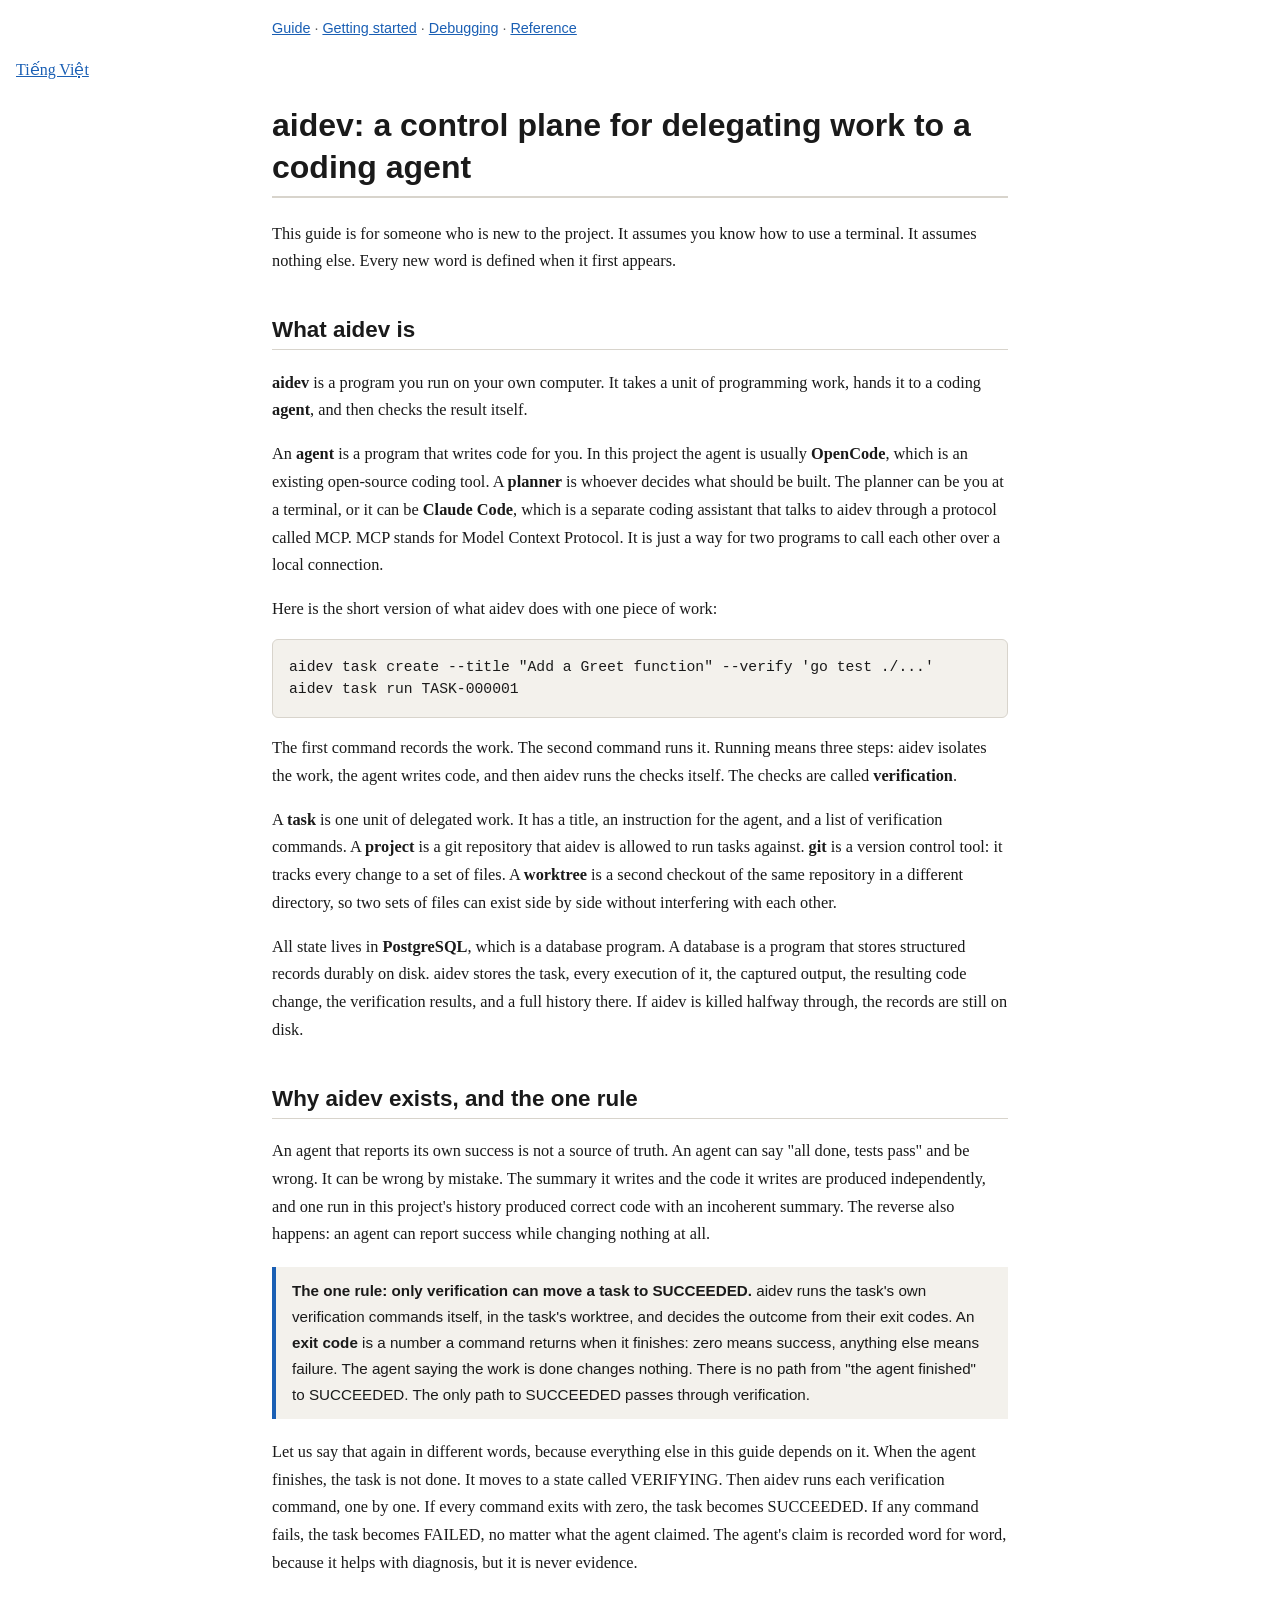
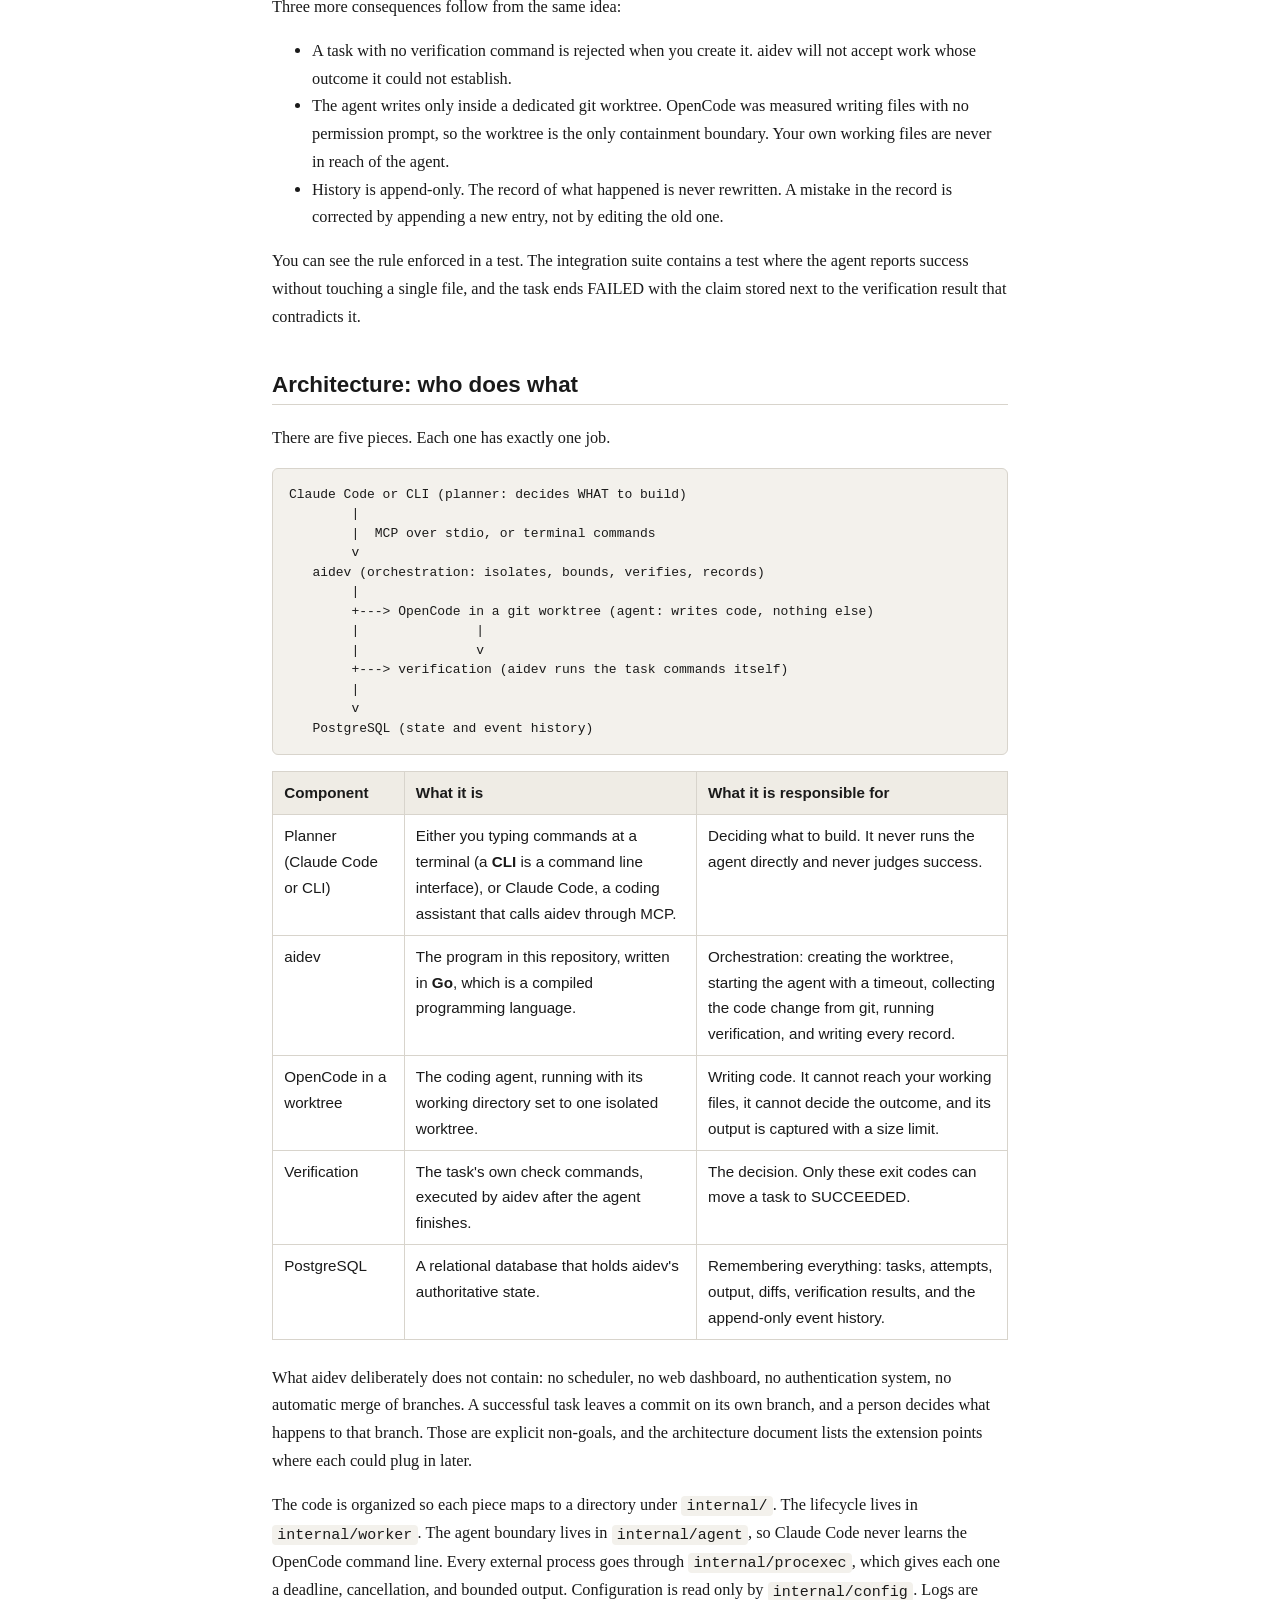
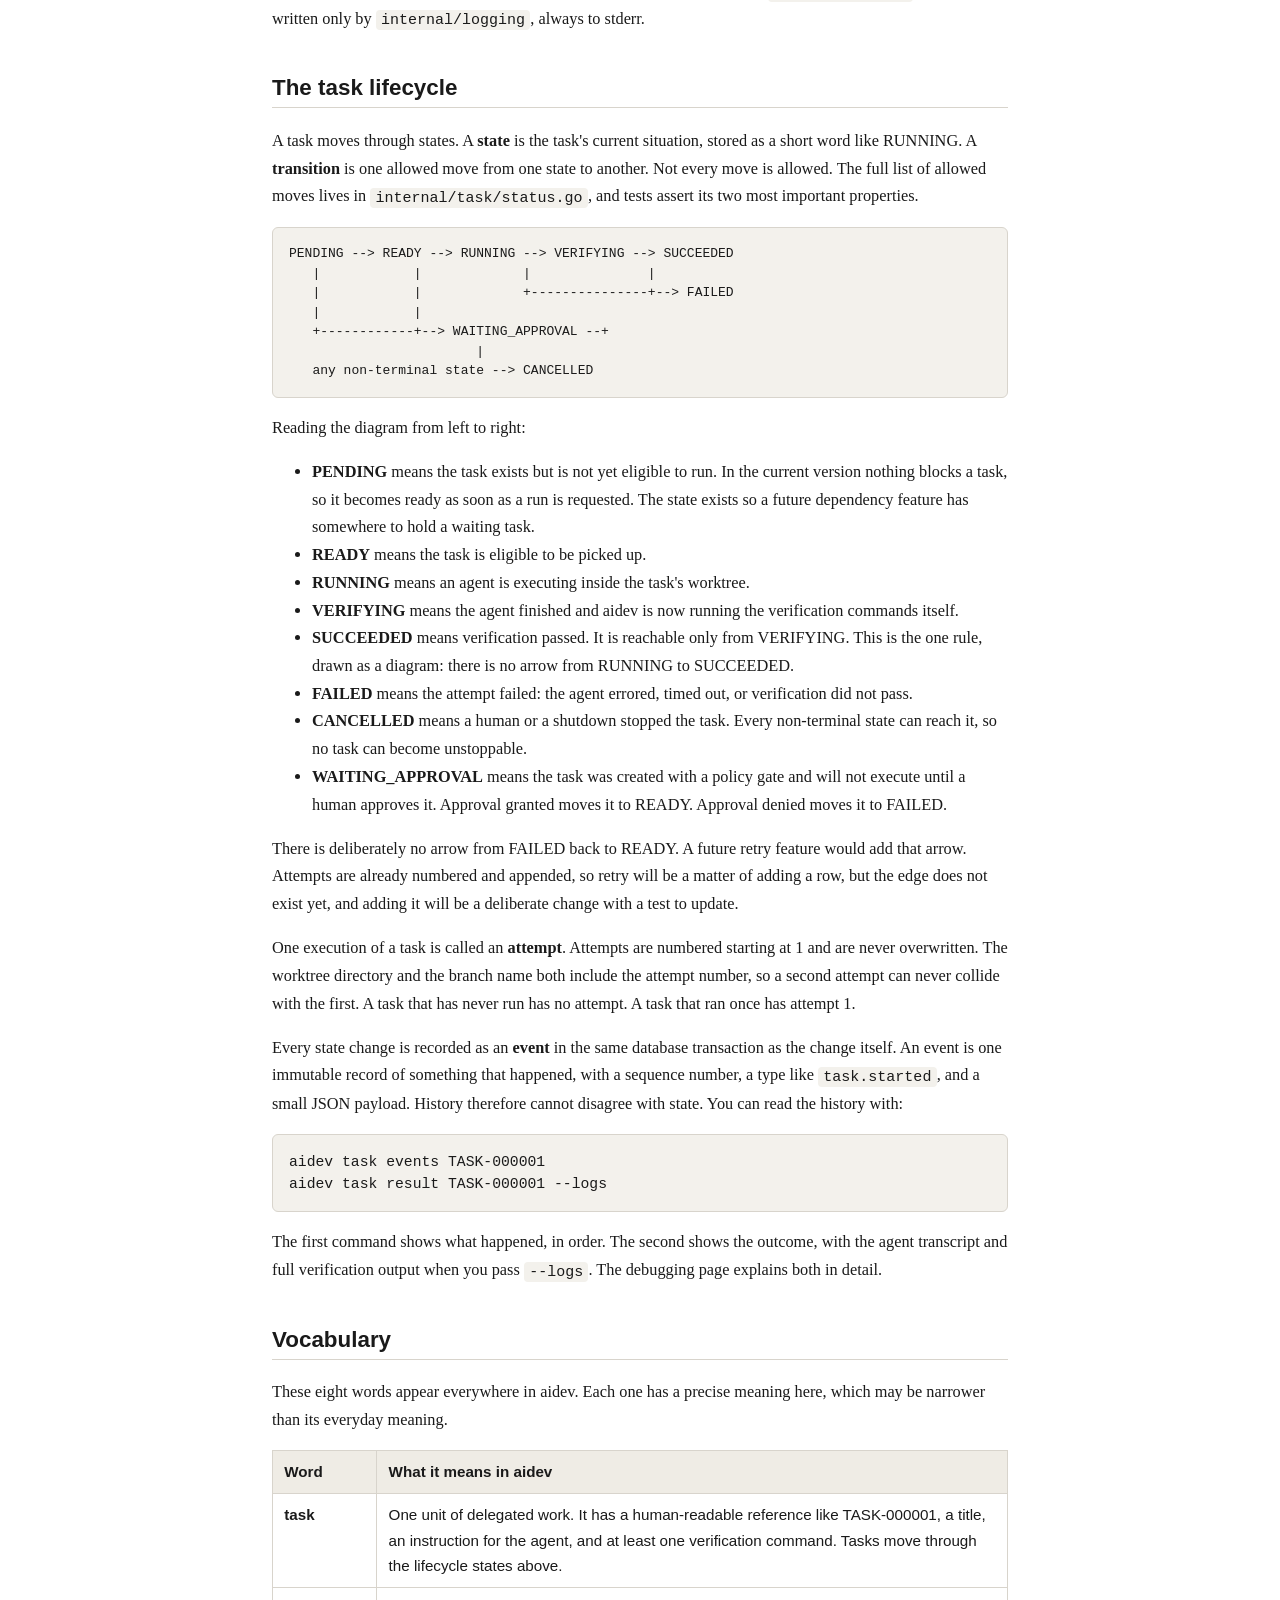
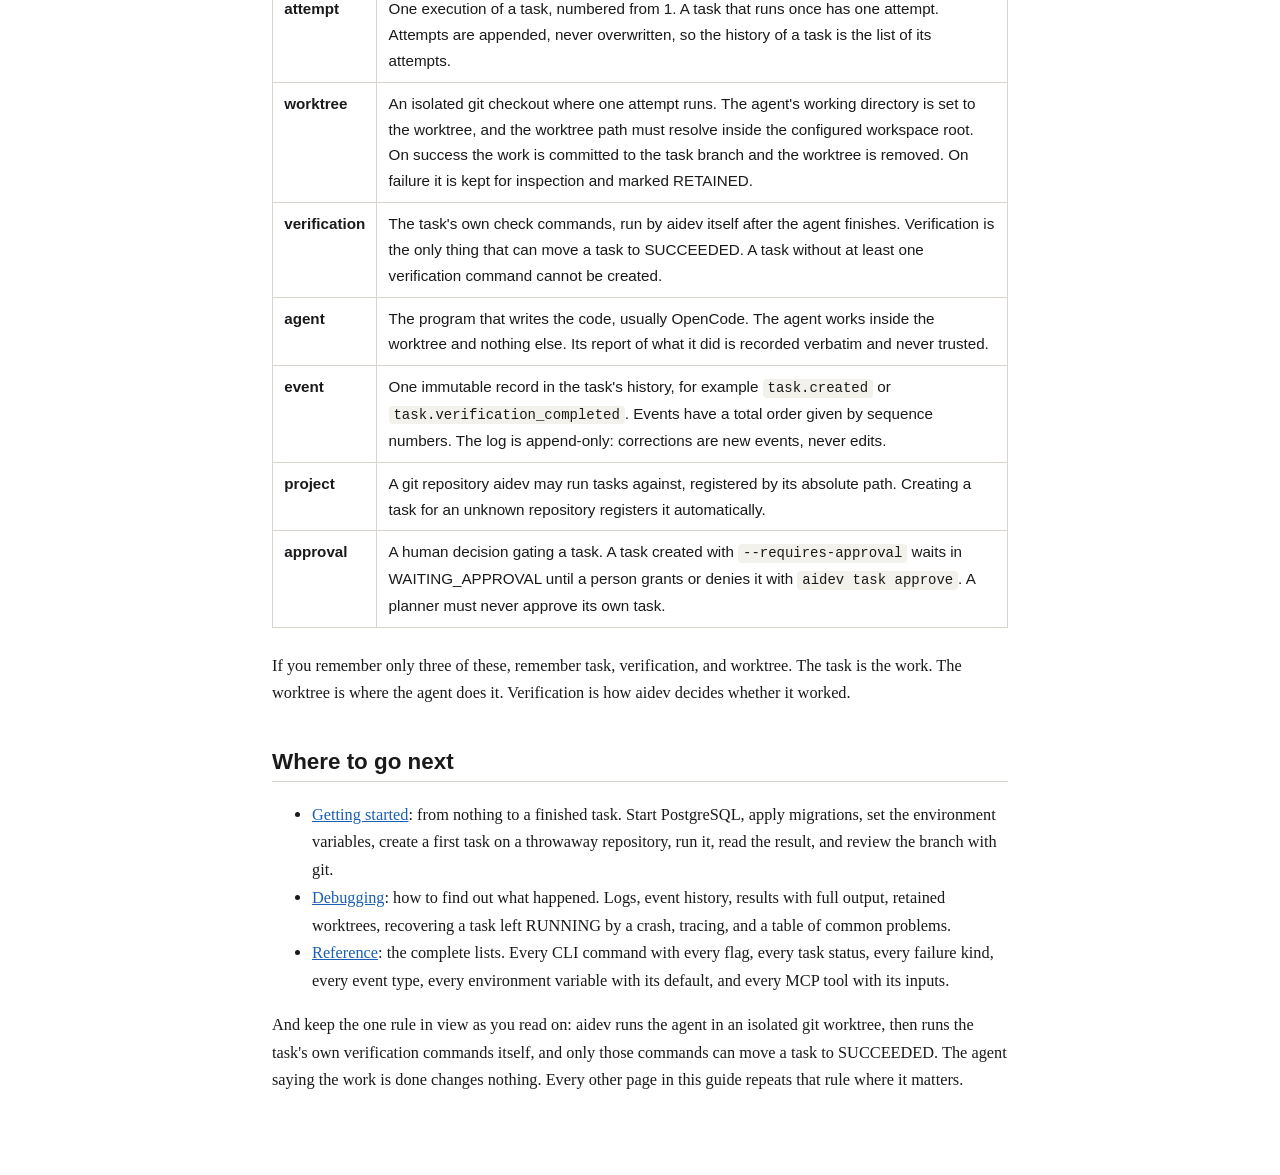
<file: docs/guide/index.html>
<!DOCTYPE html>
<html lang="en">
<head>
<meta charset="utf-8">
<meta name="viewport" content="width=device-width, initial-scale=1">
<title>aidev guide: what it is and how it works</title>
<link rel="stylesheet" href="guide.css">
</head>
<body>
<nav class="breadcrumb"><a href="index.html">Guide</a> · <a href="getting-started.html">Getting started</a> · <a href="debugging.html">Debugging</a> · <a href="reference.html">Reference</a></nav>
<nav class="lang-switch"><a href="vi/index.html">Tiếng Việt</a></nav>
<main>
<h1>aidev: a control plane for delegating work to a coding agent</h1>

<p>This guide is for someone who is new to the project. It assumes you know how to use a terminal. It assumes nothing else. Every new word is defined when it first appears.</p>

<section id="what-is-aidev">
<h2>What aidev is</h2>

<p><strong>aidev</strong> is a program you run on your own computer. It takes a unit of programming work, hands it to a coding <strong>agent</strong>, and then checks the result itself.</p>

<p>An <strong>agent</strong> is a program that writes code for you. In this project the agent is usually <strong>OpenCode</strong>, which is an existing open-source coding tool. A <strong>planner</strong> is whoever decides what should be built. The planner can be you at a terminal, or it can be <strong>Claude Code</strong>, which is a separate coding assistant that talks to aidev through a protocol called MCP. MCP stands for Model Context Protocol. It is just a way for two programs to call each other over a local connection.</p>

<p>Here is the short version of what aidev does with one piece of work:</p>

<pre><code>aidev task create --title "Add a Greet function" --verify 'go test ./...'
aidev task run TASK-000001</code></pre>

<p>The first command records the work. The second command runs it. Running means three steps: aidev isolates the work, the agent writes code, and then aidev runs the checks itself. The checks are called <strong>verification</strong>.</p>

<p>A <strong>task</strong> is one unit of delegated work. It has a title, an instruction for the agent, and a list of verification commands. A <strong>project</strong> is a git repository that aidev is allowed to run tasks against. <strong>git</strong> is a version control tool: it tracks every change to a set of files. A <strong>worktree</strong> is a second checkout of the same repository in a different directory, so two sets of files can exist side by side without interfering with each other.</p>

<p>All state lives in <strong>PostgreSQL</strong>, which is a database program. A database is a program that stores structured records durably on disk. aidev stores the task, every execution of it, the captured output, the resulting code change, the verification results, and a full history there. If aidev is killed halfway through, the records are still on disk.</p>
</section>

<section id="why">
<h2>Why aidev exists, and the one rule</h2>

<p>An agent that reports its own success is not a source of truth. An agent can say "all done, tests pass" and be wrong. It can be wrong by mistake. The summary it writes and the code it writes are produced independently, and one run in this project's history produced correct code with an incoherent summary. The reverse also happens: an agent can report success while changing nothing at all.</p>

<div class="notice"><strong>The one rule: only verification can move a task to SUCCEEDED.</strong> aidev runs the task's own verification commands itself, in the task's worktree, and decides the outcome from their exit codes. An <strong>exit code</strong> is a number a command returns when it finishes: zero means success, anything else means failure. The agent saying the work is done changes nothing. There is no path from "the agent finished" to SUCCEEDED. The only path to SUCCEEDED passes through verification.</div>

<p>Let us say that again in different words, because everything else in this guide depends on it. When the agent finishes, the task is not done. It moves to a state called VERIFYING. Then aidev runs each verification command, one by one. If every command exits with zero, the task becomes SUCCEEDED. If any command fails, the task becomes FAILED, no matter what the agent claimed. The agent's claim is recorded word for word, because it helps with diagnosis, but it is never evidence.</p>

<p>Three more consequences follow from the same idea:</p>

<ul>
<li>A task with no verification command is rejected when you create it. aidev will not accept work whose outcome it could not establish.</li>
<li>The agent writes only inside a dedicated git worktree. OpenCode was measured writing files with no permission prompt, so the worktree is the only containment boundary. Your own working files are never in reach of the agent.</li>
<li>History is append-only. The record of what happened is never rewritten. A mistake in the record is corrected by appending a new entry, not by editing the old one.</li>
</ul>

<p>You can see the rule enforced in a test. The integration suite contains a test where the agent reports success without touching a single file, and the task ends FAILED with the claim stored next to the verification result that contradicts it.</p>
</section>

<section id="architecture">
<h2>Architecture: who does what</h2>

<p>There are five pieces. Each one has exactly one job.</p>

<pre class="diagram">Claude Code or CLI (planner: decides WHAT to build)
        |
        |  MCP over stdio, or terminal commands
        v
   aidev (orchestration: isolates, bounds, verifies, records)
        |
        +---> OpenCode in a git worktree (agent: writes code, nothing else)
        |               |
        |               v
        +---> verification (aidev runs the task commands itself)
        |
        v
   PostgreSQL (state and event history)</pre>

<table>
<tr><th>Component</th><th>What it is</th><th>What it is responsible for</th></tr>
<tr><td>Planner (Claude Code or CLI)</td><td>Either you typing commands at a terminal (a <strong>CLI</strong> is a command line interface), or Claude Code, a coding assistant that calls aidev through MCP.</td><td>Deciding what to build. It never runs the agent directly and never judges success.</td></tr>
<tr><td>aidev</td><td>The program in this repository, written in <strong>Go</strong>, which is a compiled programming language.</td><td>Orchestration: creating the worktree, starting the agent with a timeout, collecting the code change from git, running verification, and writing every record.</td></tr>
<tr><td>OpenCode in a worktree</td><td>The coding agent, running with its working directory set to one isolated worktree.</td><td>Writing code. It cannot reach your working files, it cannot decide the outcome, and its output is captured with a size limit.</td></tr>
<tr><td>Verification</td><td>The task's own check commands, executed by aidev after the agent finishes.</td><td>The decision. Only these exit codes can move a task to SUCCEEDED.</td></tr>
<tr><td>PostgreSQL</td><td>A relational database that holds aidev's authoritative state.</td><td>Remembering everything: tasks, attempts, output, diffs, verification results, and the append-only event history.</td></tr>
</table>

<p>What aidev deliberately does not contain: no scheduler, no web dashboard, no authentication system, no automatic merge of branches. A successful task leaves a commit on its own branch, and a person decides what happens to that branch. Those are explicit non-goals, and the architecture document lists the extension points where each could plug in later.</p>

<p>The code is organized so each piece maps to a directory under <code>internal/</code>. The lifecycle lives in <code>internal/worker</code>. The agent boundary lives in <code>internal/agent</code>, so Claude Code never learns the OpenCode command line. Every external process goes through <code>internal/procexec</code>, which gives each one a deadline, cancellation, and bounded output. Configuration is read only by <code>internal/config</code>. Logs are written only by <code>internal/logging</code>, always to stderr.</p>
</section>

<section id="lifecycle">
<h2>The task lifecycle</h2>

<p>A task moves through states. A <strong>state</strong> is the task's current situation, stored as a short word like RUNNING. A <strong>transition</strong> is one allowed move from one state to another. Not every move is allowed. The full list of allowed moves lives in <code>internal/task/status.go</code>, and tests assert its two most important properties.</p>

<pre class="diagram">PENDING --&gt; READY --&gt; RUNNING --&gt; VERIFYING --&gt; SUCCEEDED
   |            |             |               |
   |            |             +---------------+--&gt; FAILED
   |            |
   +------------+--&gt; WAITING_APPROVAL --+
                        |
   any non-terminal state --&gt; CANCELLED</pre>

<p>Reading the diagram from left to right:</p>

<ul>
<li><strong>PENDING</strong> means the task exists but is not yet eligible to run. In the current version nothing blocks a task, so it becomes ready as soon as a run is requested. The state exists so a future dependency feature has somewhere to hold a waiting task.</li>
<li><strong>READY</strong> means the task is eligible to be picked up.</li>
<li><strong>RUNNING</strong> means an agent is executing inside the task's worktree.</li>
<li><strong>VERIFYING</strong> means the agent finished and aidev is now running the verification commands itself.</li>
<li><strong>SUCCEEDED</strong> means verification passed. It is reachable only from VERIFYING. This is the one rule, drawn as a diagram: there is no arrow from RUNNING to SUCCEEDED.</li>
<li><strong>FAILED</strong> means the attempt failed: the agent errored, timed out, or verification did not pass.</li>
<li><strong>CANCELLED</strong> means a human or a shutdown stopped the task. Every non-terminal state can reach it, so no task can become unstoppable.</li>
<li><strong>WAITING_APPROVAL</strong> means the task was created with a policy gate and will not execute until a human approves it. Approval granted moves it to READY. Approval denied moves it to FAILED.</li>
</ul>

<p>There is deliberately no arrow from FAILED back to READY. A future retry feature would add that arrow. Attempts are already numbered and appended, so retry will be a matter of adding a row, but the edge does not exist yet, and adding it will be a deliberate change with a test to update.</p>

<p>One execution of a task is called an <strong>attempt</strong>. Attempts are numbered starting at 1 and are never overwritten. The worktree directory and the branch name both include the attempt number, so a second attempt can never collide with the first. A task that has never run has no attempt. A task that ran once has attempt 1.</p>

<p>Every state change is recorded as an <strong>event</strong> in the same database transaction as the change itself. An event is one immutable record of something that happened, with a sequence number, a type like <code>task.started</code>, and a small JSON payload. History therefore cannot disagree with state. You can read the history with:</p>

<pre><code>aidev task events TASK-000001
aidev task result TASK-000001 --logs</code></pre>

<p>The first command shows what happened, in order. The second shows the outcome, with the agent transcript and full verification output when you pass <code>--logs</code>. The debugging page explains both in detail.</p>
</section>

<section id="vocabulary">
<h2>Vocabulary</h2>

<p>These eight words appear everywhere in aidev. Each one has a precise meaning here, which may be narrower than its everyday meaning.</p>

<table>
<tr><th>Word</th><th>What it means in aidev</th></tr>
<tr><td><strong>task</strong></td><td>One unit of delegated work. It has a human-readable reference like TASK-000001, a title, an instruction for the agent, and at least one verification command. Tasks move through the lifecycle states above.</td></tr>
<tr><td><strong>attempt</strong></td><td>One execution of a task, numbered from 1. A task that runs once has one attempt. Attempts are appended, never overwritten, so the history of a task is the list of its attempts.</td></tr>
<tr><td><strong>worktree</strong></td><td>An isolated git checkout where one attempt runs. The agent's working directory is set to the worktree, and the worktree path must resolve inside the configured workspace root. On success the work is committed to the task branch and the worktree is removed. On failure it is kept for inspection and marked RETAINED.</td></tr>
<tr><td><strong>verification</strong></td><td>The task's own check commands, run by aidev itself after the agent finishes. Verification is the only thing that can move a task to SUCCEEDED. A task without at least one verification command cannot be created.</td></tr>
<tr><td><strong>agent</strong></td><td>The program that writes the code, usually OpenCode. The agent works inside the worktree and nothing else. Its report of what it did is recorded verbatim and never trusted.</td></tr>
<tr><td><strong>event</strong></td><td>One immutable record in the task's history, for example <code>task.created</code> or <code>task.verification_completed</code>. Events have a total order given by sequence numbers. The log is append-only: corrections are new events, never edits.</td></tr>
<tr><td><strong>project</strong></td><td>A git repository aidev may run tasks against, registered by its absolute path. Creating a task for an unknown repository registers it automatically.</td></tr>
<tr><td><strong>approval</strong></td><td>A human decision gating a task. A task created with <code>--requires-approval</code> waits in WAITING_APPROVAL until a person grants or denies it with <code>aidev task approve</code>. A planner must never approve its own task.</td></tr>
</table>

<p>If you remember only three of these, remember task, verification, and worktree. The task is the work. The worktree is where the agent does it. Verification is how aidev decides whether it worked.</p>
</section>

<section id="where-next">
<h2>Where to go next</h2>

<ul>
<li><a href="getting-started.html">Getting started</a>: from nothing to a finished task. Start PostgreSQL, apply migrations, set the environment variables, create a first task on a throwaway repository, run it, read the result, and review the branch with git.</li>
<li><a href="debugging.html">Debugging</a>: how to find out what happened. Logs, event history, results with full output, retained worktrees, recovering a task left RUNNING by a crash, tracing, and a table of common problems.</li>
<li><a href="reference.html">Reference</a>: the complete lists. Every CLI command with every flag, every task status, every failure kind, every event type, every environment variable with its default, and every MCP tool with its inputs.</li>
</ul>

<p>And keep the one rule in view as you read on: aidev runs the agent in an isolated git worktree, then runs the task's own verification commands itself, and only those commands can move a task to SUCCEEDED. The agent saying the work is done changes nothing. Every other page in this guide repeats that rule where it matters.</p>
</section>
</main>
</body>
</html>
</file>
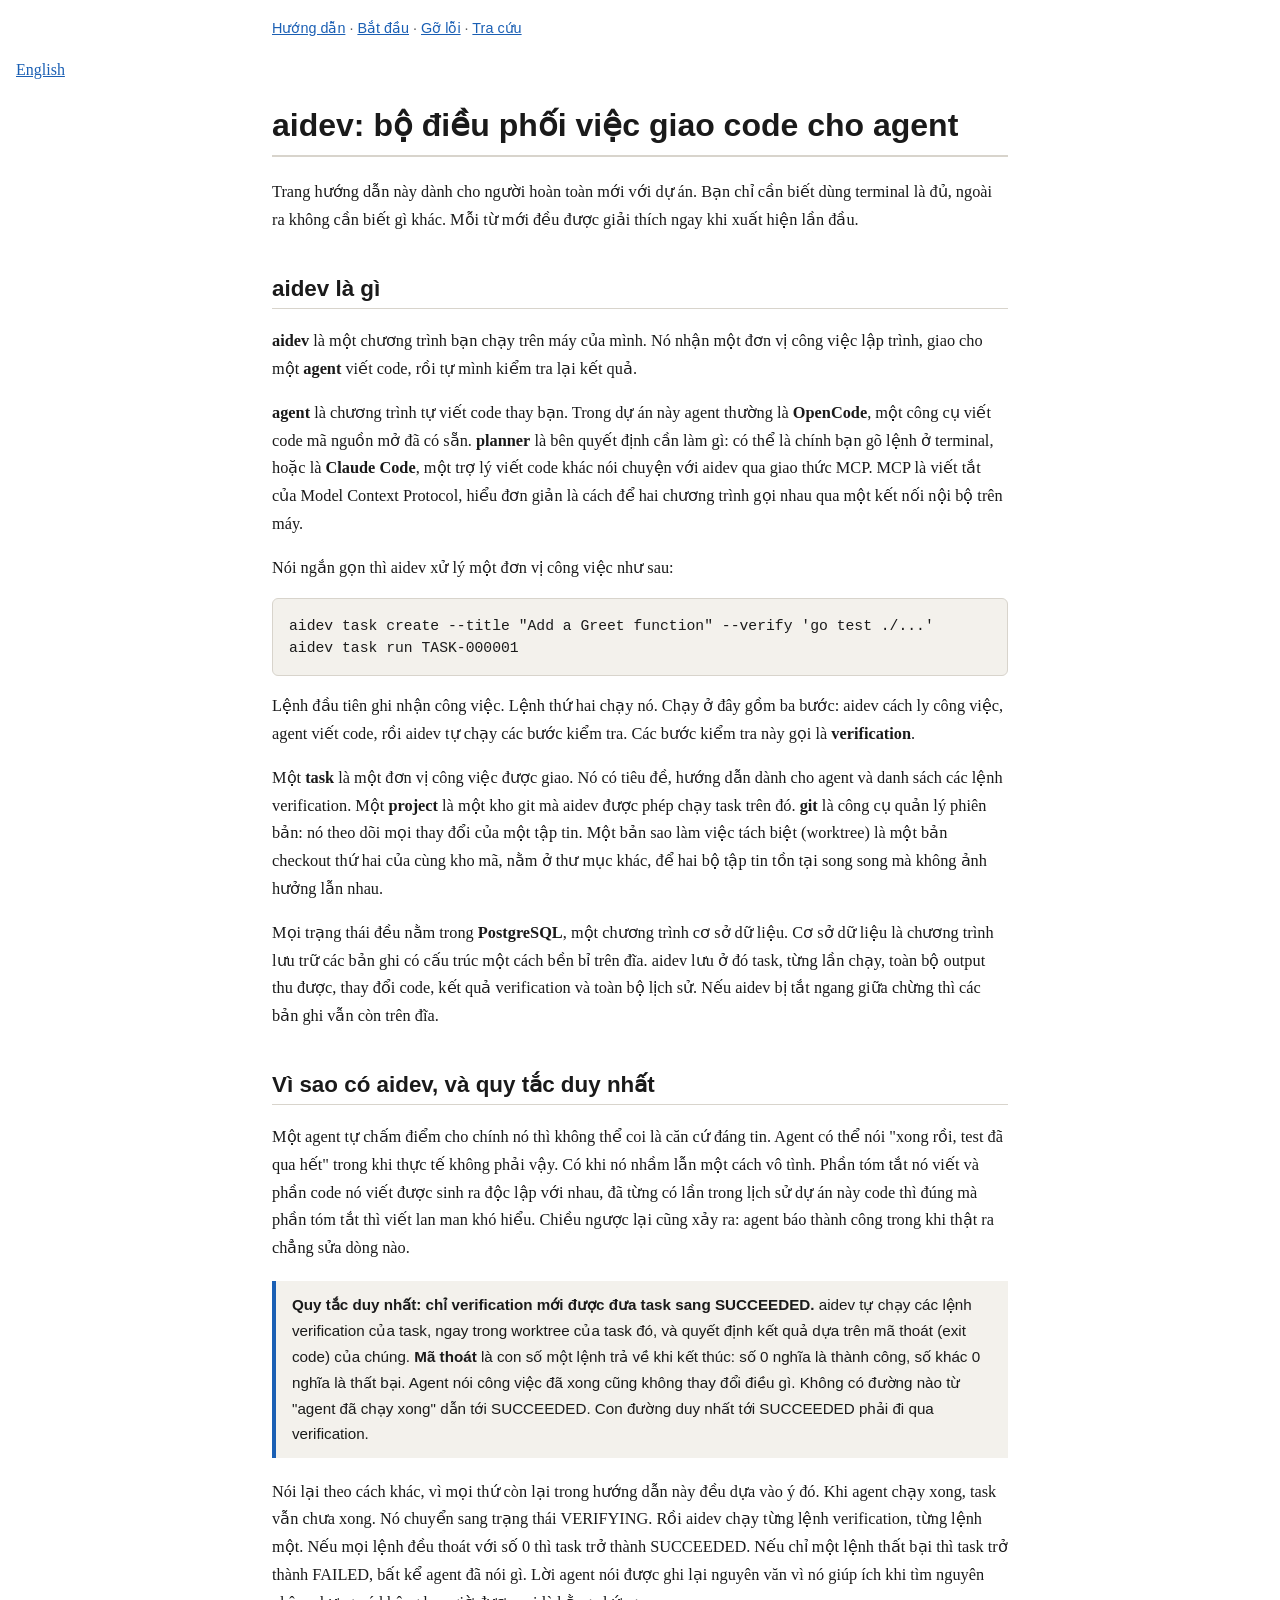
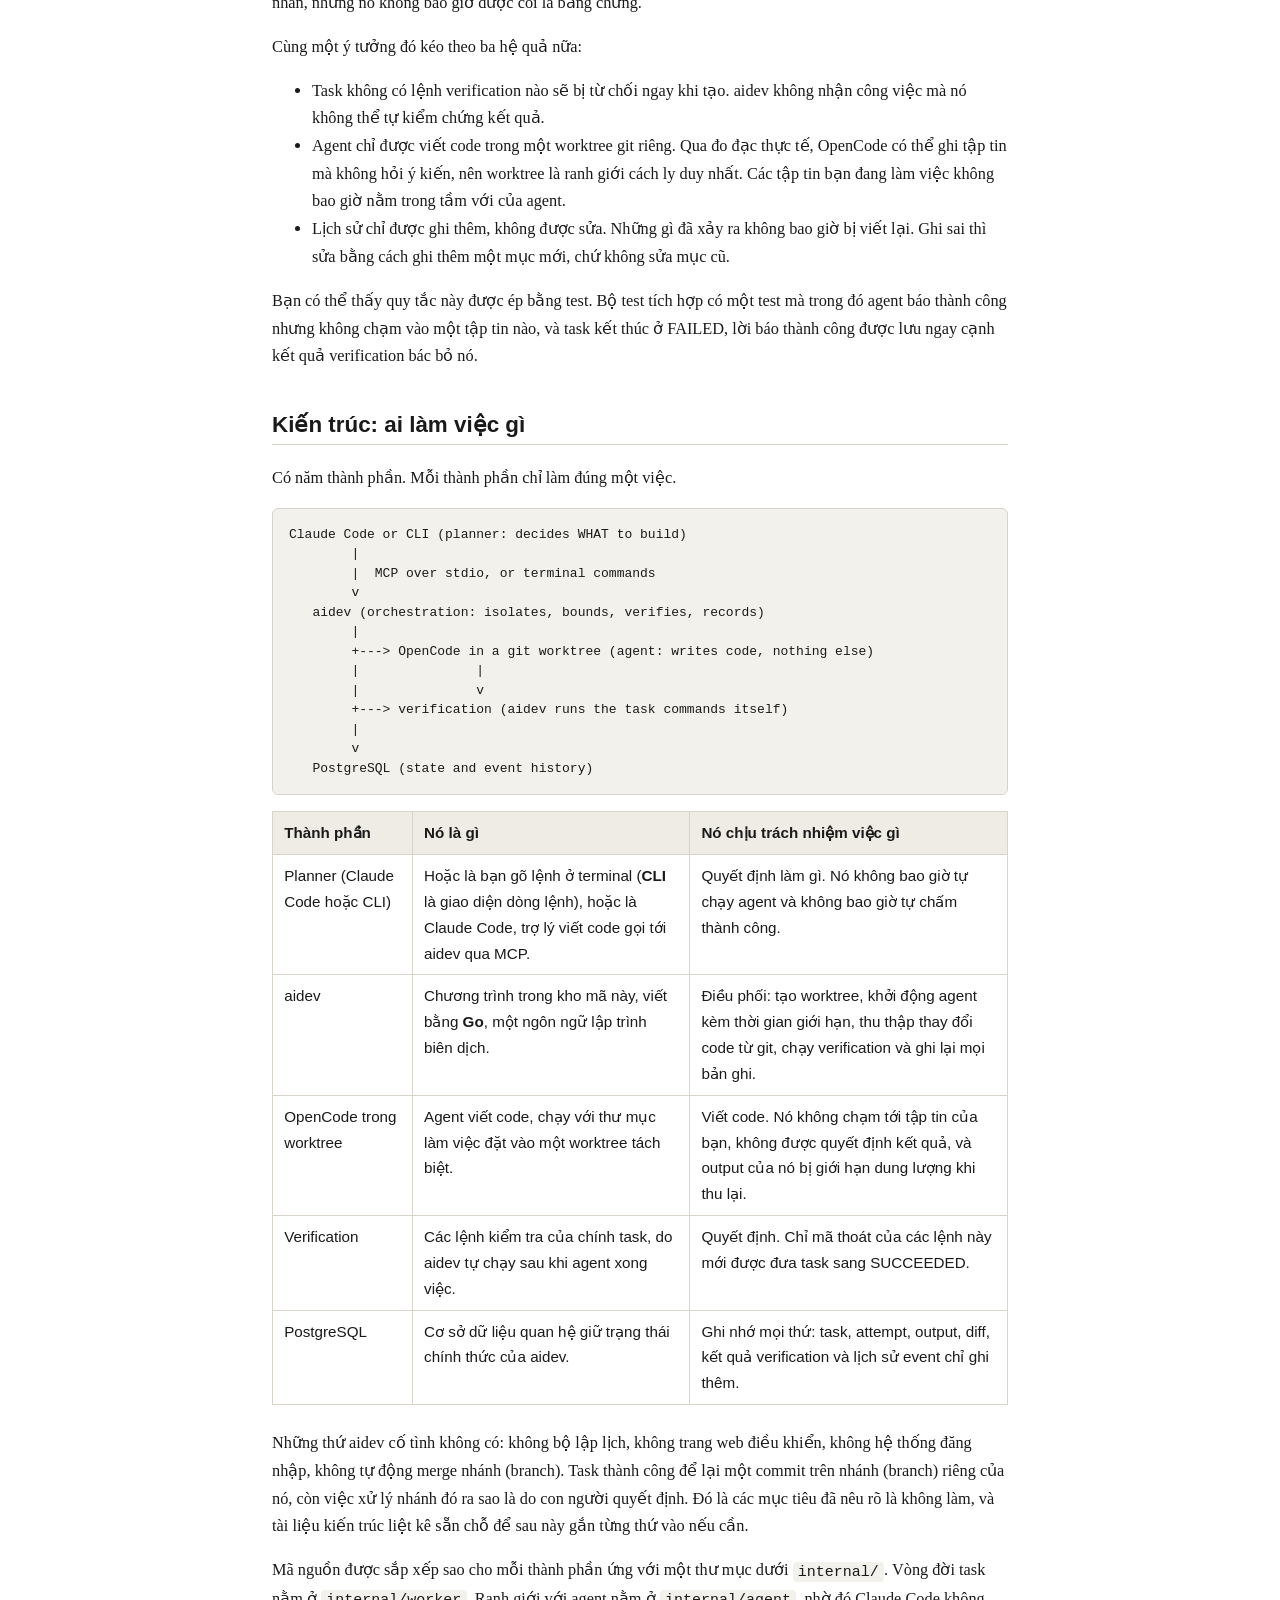
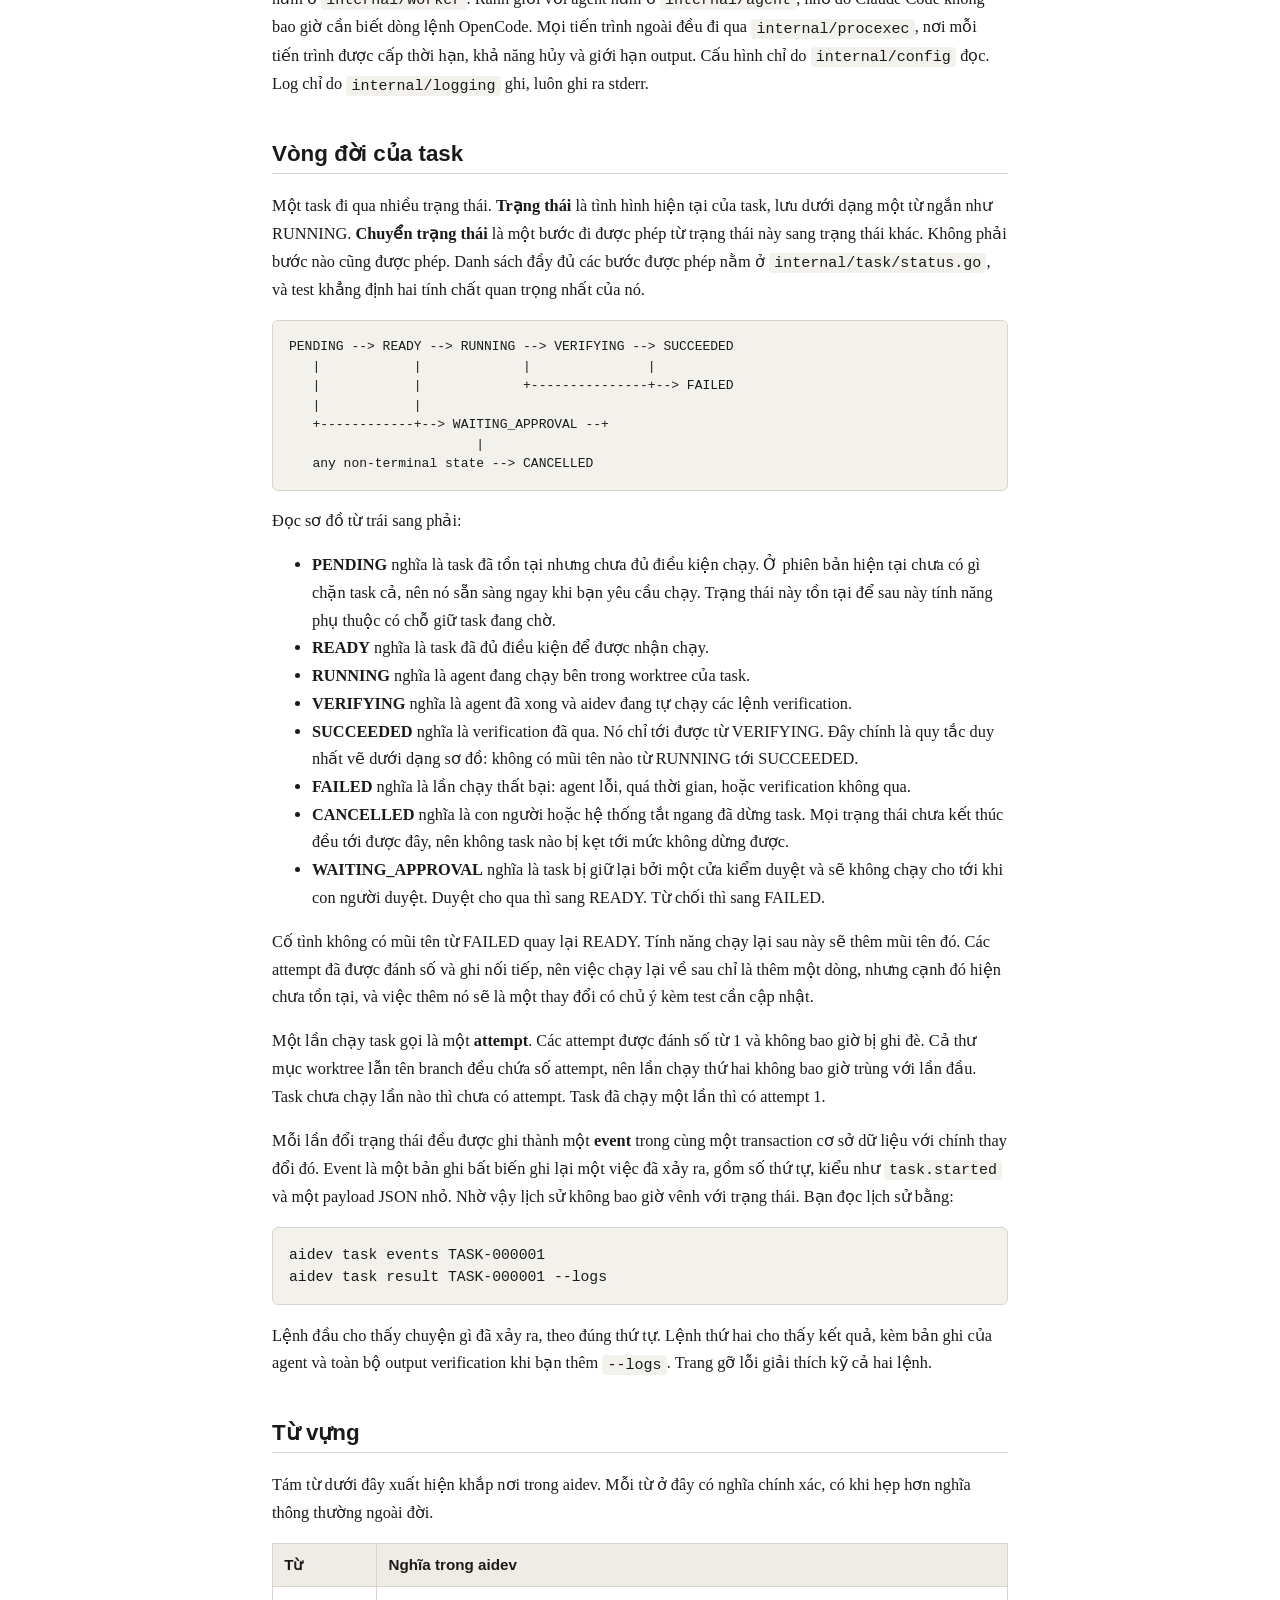
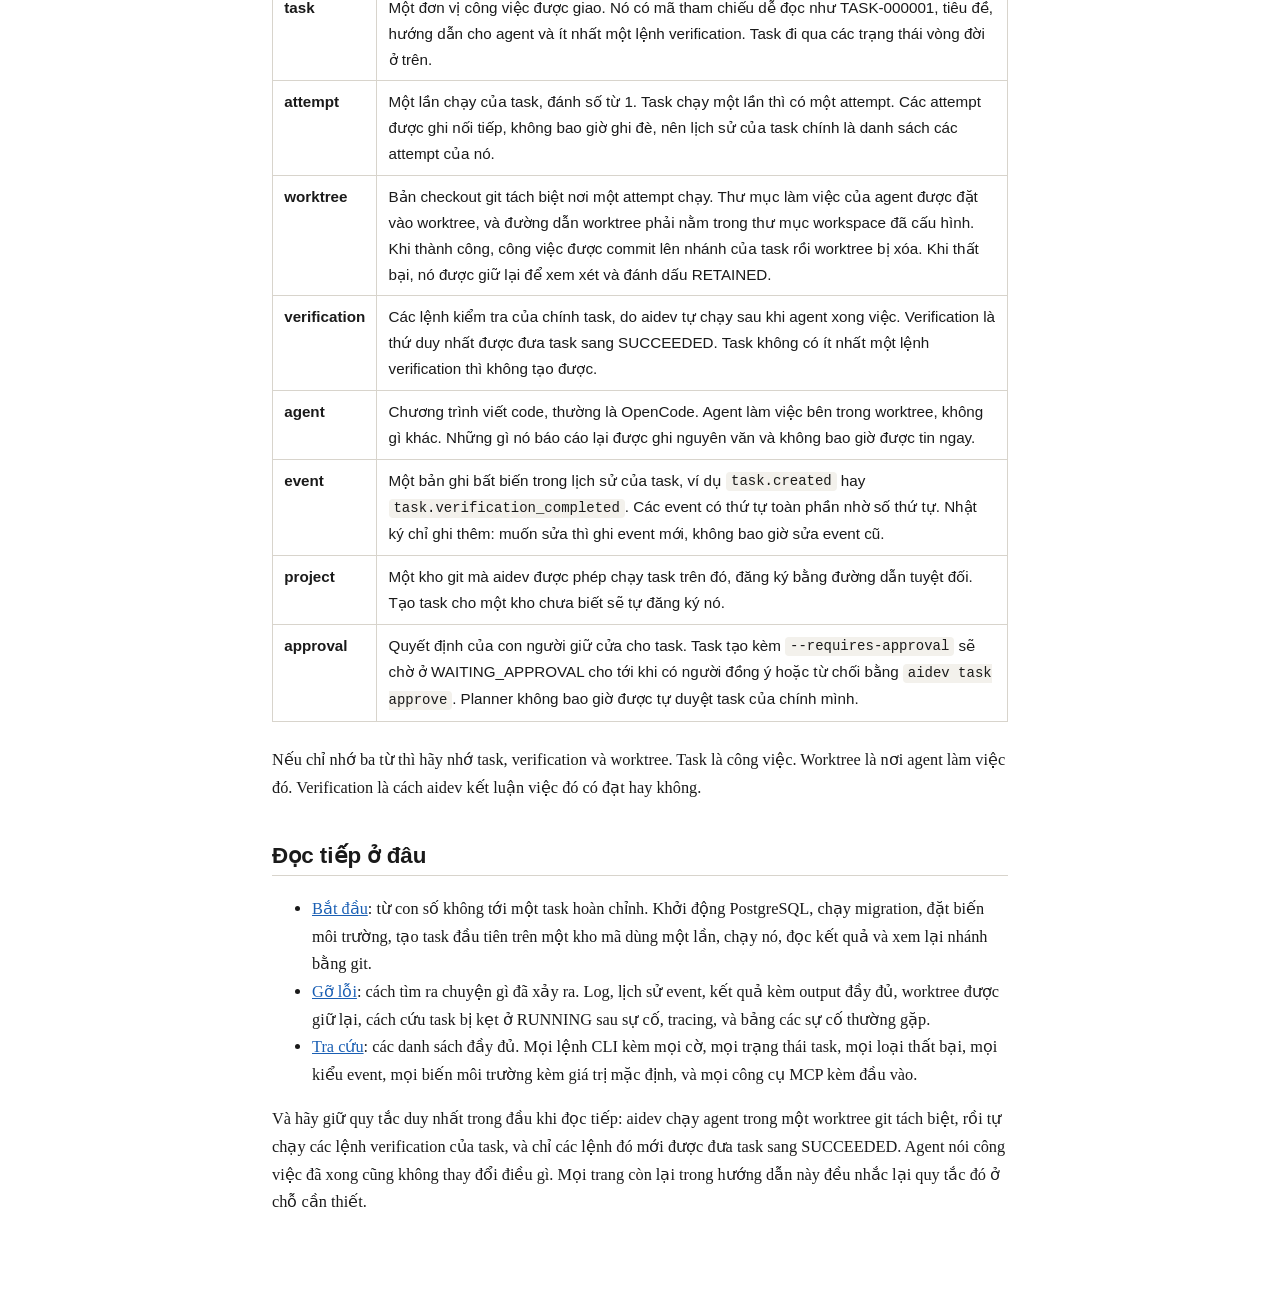
<file: docs/guide/vi/index.html>
<!DOCTYPE html>
<html lang="vi">
<head>
<meta charset="utf-8">
<meta name="viewport" content="width=device-width, initial-scale=1">
<title>Hướng dẫn aidev: aidev là gì và hoạt động ra sao</title>
<link rel="stylesheet" href="../guide.css">
</head>
<body>
<nav class="breadcrumb"><a href="index.html">Hướng dẫn</a> · <a href="getting-started.html">Bắt đầu</a> · <a href="debugging.html">Gỡ lỗi</a> · <a href="reference.html">Tra cứu</a></nav>
<nav class="lang-switch"><a href="../index.html">English</a></nav>
<main>
<h1>aidev: bộ điều phối việc giao code cho agent</h1>

<p>Trang hướng dẫn này dành cho người hoàn toàn mới với dự án. Bạn chỉ cần biết dùng terminal là đủ, ngoài ra không cần biết gì khác. Mỗi từ mới đều được giải thích ngay khi xuất hiện lần đầu.</p>

<section id="what-is-aidev">
<h2>aidev là gì</h2>

<p><strong>aidev</strong> là một chương trình bạn chạy trên máy của mình. Nó nhận một đơn vị công việc lập trình, giao cho một <strong>agent</strong> viết code, rồi tự mình kiểm tra lại kết quả.</p>

<p><strong>agent</strong> là chương trình tự viết code thay bạn. Trong dự án này agent thường là <strong>OpenCode</strong>, một công cụ viết code mã nguồn mở đã có sẵn. <strong>planner</strong> là bên quyết định cần làm gì: có thể là chính bạn gõ lệnh ở terminal, hoặc là <strong>Claude Code</strong>, một trợ lý viết code khác nói chuyện với aidev qua giao thức MCP. MCP là viết tắt của Model Context Protocol, hiểu đơn giản là cách để hai chương trình gọi nhau qua một kết nối nội bộ trên máy.</p>

<p>Nói ngắn gọn thì aidev xử lý một đơn vị công việc như sau:</p>

<pre><code>aidev task create --title "Add a Greet function" --verify 'go test ./...'
aidev task run TASK-000001</code></pre>

<p>Lệnh đầu tiên ghi nhận công việc. Lệnh thứ hai chạy nó. Chạy ở đây gồm ba bước: aidev cách ly công việc, agent viết code, rồi aidev tự chạy các bước kiểm tra. Các bước kiểm tra này gọi là <strong>verification</strong>.</p>

<p>Một <strong>task</strong> là một đơn vị công việc được giao. Nó có tiêu đề, hướng dẫn dành cho agent và danh sách các lệnh verification. Một <strong>project</strong> là một kho git mà aidev được phép chạy task trên đó. <strong>git</strong> là công cụ quản lý phiên bản: nó theo dõi mọi thay đổi của một tập tin. Một bản sao làm việc tách biệt (worktree) là một bản checkout thứ hai của cùng kho mã, nằm ở thư mục khác, để hai bộ tập tin tồn tại song song mà không ảnh hưởng lẫn nhau.</p>

<p>Mọi trạng thái đều nằm trong <strong>PostgreSQL</strong>, một chương trình cơ sở dữ liệu. Cơ sở dữ liệu là chương trình lưu trữ các bản ghi có cấu trúc một cách bền bỉ trên đĩa. aidev lưu ở đó task, từng lần chạy, toàn bộ output thu được, thay đổi code, kết quả verification và toàn bộ lịch sử. Nếu aidev bị tắt ngang giữa chừng thì các bản ghi vẫn còn trên đĩa.</p>
</section>

<section id="why">
<h2>Vì sao có aidev, và quy tắc duy nhất</h2>

<p>Một agent tự chấm điểm cho chính nó thì không thể coi là căn cứ đáng tin. Agent có thể nói "xong rồi, test đã qua hết" trong khi thực tế không phải vậy. Có khi nó nhầm lẫn một cách vô tình. Phần tóm tắt nó viết và phần code nó viết được sinh ra độc lập với nhau, đã từng có lần trong lịch sử dự án này code thì đúng mà phần tóm tắt thì viết lan man khó hiểu. Chiều ngược lại cũng xảy ra: agent báo thành công trong khi thật ra chẳng sửa dòng nào.</p>

<div class="notice"><strong>Quy tắc duy nhất: chỉ verification mới được đưa task sang SUCCEEDED.</strong> aidev tự chạy các lệnh verification của task, ngay trong worktree của task đó, và quyết định kết quả dựa trên mã thoát (exit code) của chúng. <strong>Mã thoát</strong> là con số một lệnh trả về khi kết thúc: số 0 nghĩa là thành công, số khác 0 nghĩa là thất bại. Agent nói công việc đã xong cũng không thay đổi điều gì. Không có đường nào từ "agent đã chạy xong" dẫn tới SUCCEEDED. Con đường duy nhất tới SUCCEEDED phải đi qua verification.</div>

<p>Nói lại theo cách khác, vì mọi thứ còn lại trong hướng dẫn này đều dựa vào ý đó. Khi agent chạy xong, task vẫn chưa xong. Nó chuyển sang trạng thái VERIFYING. Rồi aidev chạy từng lệnh verification, từng lệnh một. Nếu mọi lệnh đều thoát với số 0 thì task trở thành SUCCEEDED. Nếu chỉ một lệnh thất bại thì task trở thành FAILED, bất kể agent đã nói gì. Lời agent nói được ghi lại nguyên văn vì nó giúp ích khi tìm nguyên nhân, nhưng nó không bao giờ được coi là bằng chứng.</p>

<p>Cùng một ý tưởng đó kéo theo ba hệ quả nữa:</p>

<ul>
<li>Task không có lệnh verification nào sẽ bị từ chối ngay khi tạo. aidev không nhận công việc mà nó không thể tự kiểm chứng kết quả.</li>
<li>Agent chỉ được viết code trong một worktree git riêng. Qua đo đạc thực tế, OpenCode có thể ghi tập tin mà không hỏi ý kiến, nên worktree là ranh giới cách ly duy nhất. Các tập tin bạn đang làm việc không bao giờ nằm trong tầm với của agent.</li>
<li>Lịch sử chỉ được ghi thêm, không được sửa. Những gì đã xảy ra không bao giờ bị viết lại. Ghi sai thì sửa bằng cách ghi thêm một mục mới, chứ không sửa mục cũ.</li>
</ul>

<p>Bạn có thể thấy quy tắc này được ép bằng test. Bộ test tích hợp có một test mà trong đó agent báo thành công nhưng không chạm vào một tập tin nào, và task kết thúc ở FAILED, lời báo thành công được lưu ngay cạnh kết quả verification bác bỏ nó.</p>
</section>

<section id="architecture">
<h2>Kiến trúc: ai làm việc gì</h2>

<p>Có năm thành phần. Mỗi thành phần chỉ làm đúng một việc.</p>

<pre class="diagram">Claude Code or CLI (planner: decides WHAT to build)
        |
        |  MCP over stdio, or terminal commands
        v
   aidev (orchestration: isolates, bounds, verifies, records)
        |
        +---&gt; OpenCode in a git worktree (agent: writes code, nothing else)
        |               |
        |               v
        +---&gt; verification (aidev runs the task commands itself)
        |
        v
   PostgreSQL (state and event history)</pre>

<table>
<tr><th>Thành phần</th><th>Nó là gì</th><th>Nó chịu trách nhiệm việc gì</th></tr>
<tr><td>Planner (Claude Code hoặc CLI)</td><td>Hoặc là bạn gõ lệnh ở terminal (<strong>CLI</strong> là giao diện dòng lệnh), hoặc là Claude Code, trợ lý viết code gọi tới aidev qua MCP.</td><td>Quyết định làm gì. Nó không bao giờ tự chạy agent và không bao giờ tự chấm thành công.</td></tr>
<tr><td>aidev</td><td>Chương trình trong kho mã này, viết bằng <strong>Go</strong>, một ngôn ngữ lập trình biên dịch.</td><td>Điều phối: tạo worktree, khởi động agent kèm thời gian giới hạn, thu thập thay đổi code từ git, chạy verification và ghi lại mọi bản ghi.</td></tr>
<tr><td>OpenCode trong worktree</td><td>Agent viết code, chạy với thư mục làm việc đặt vào một worktree tách biệt.</td><td>Viết code. Nó không chạm tới tập tin của bạn, không được quyết định kết quả, và output của nó bị giới hạn dung lượng khi thu lại.</td></tr>
<tr><td>Verification</td><td>Các lệnh kiểm tra của chính task, do aidev tự chạy sau khi agent xong việc.</td><td>Quyết định. Chỉ mã thoát của các lệnh này mới được đưa task sang SUCCEEDED.</td></tr>
<tr><td>PostgreSQL</td><td>Cơ sở dữ liệu quan hệ giữ trạng thái chính thức của aidev.</td><td>Ghi nhớ mọi thứ: task, attempt, output, diff, kết quả verification và lịch sử event chỉ ghi thêm.</td></tr>
</table>

<p>Những thứ aidev cố tình không có: không bộ lập lịch, không trang web điều khiển, không hệ thống đăng nhập, không tự động merge nhánh (branch). Task thành công để lại một commit trên nhánh (branch) riêng của nó, còn việc xử lý nhánh đó ra sao là do con người quyết định. Đó là các mục tiêu đã nêu rõ là không làm, và tài liệu kiến trúc liệt kê sẵn chỗ để sau này gắn từng thứ vào nếu cần.</p>

<p>Mã nguồn được sắp xếp sao cho mỗi thành phần ứng với một thư mục dưới <code>internal/</code>. Vòng đời task nằm ở <code>internal/worker</code>. Ranh giới với agent nằm ở <code>internal/agent</code>, nhờ đó Claude Code không bao giờ cần biết dòng lệnh OpenCode. Mọi tiến trình ngoài đều đi qua <code>internal/procexec</code>, nơi mỗi tiến trình được cấp thời hạn, khả năng hủy và giới hạn output. Cấu hình chỉ do <code>internal/config</code> đọc. Log chỉ do <code>internal/logging</code> ghi, luôn ghi ra stderr.</p>
</section>

<section id="lifecycle">
<h2>Vòng đời của task</h2>

<p>Một task đi qua nhiều trạng thái. <strong>Trạng thái</strong> là tình hình hiện tại của task, lưu dưới dạng một từ ngắn như RUNNING. <strong>Chuyển trạng thái</strong> là một bước đi được phép từ trạng thái này sang trạng thái khác. Không phải bước nào cũng được phép. Danh sách đầy đủ các bước được phép nằm ở <code>internal/task/status.go</code>, và test khẳng định hai tính chất quan trọng nhất của nó.</p>

<pre class="diagram">PENDING --&gt; READY --&gt; RUNNING --&gt; VERIFYING --&gt; SUCCEEDED
   |            |             |               |
   |            |             +---------------+--&gt; FAILED
   |            |
   +------------+--&gt; WAITING_APPROVAL --+
                        |
   any non-terminal state --&gt; CANCELLED</pre>

<p>Đọc sơ đồ từ trái sang phải:</p>

<ul>
<li><strong>PENDING</strong> nghĩa là task đã tồn tại nhưng chưa đủ điều kiện chạy. Ở phiên bản hiện tại chưa có gì chặn task cả, nên nó sẵn sàng ngay khi bạn yêu cầu chạy. Trạng thái này tồn tại để sau này tính năng phụ thuộc có chỗ giữ task đang chờ.</li>
<li><strong>READY</strong> nghĩa là task đã đủ điều kiện để được nhận chạy.</li>
<li><strong>RUNNING</strong> nghĩa là agent đang chạy bên trong worktree của task.</li>
<li><strong>VERIFYING</strong> nghĩa là agent đã xong và aidev đang tự chạy các lệnh verification.</li>
<li><strong>SUCCEEDED</strong> nghĩa là verification đã qua. Nó chỉ tới được từ VERIFYING. Đây chính là quy tắc duy nhất vẽ dưới dạng sơ đồ: không có mũi tên nào từ RUNNING tới SUCCEEDED.</li>
<li><strong>FAILED</strong> nghĩa là lần chạy thất bại: agent lỗi, quá thời gian, hoặc verification không qua.</li>
<li><strong>CANCELLED</strong> nghĩa là con người hoặc hệ thống tắt ngang đã dừng task. Mọi trạng thái chưa kết thúc đều tới được đây, nên không task nào bị kẹt tới mức không dừng được.</li>
<li><strong>WAITING_APPROVAL</strong> nghĩa là task bị giữ lại bởi một cửa kiểm duyệt và sẽ không chạy cho tới khi con người duyệt. Duyệt cho qua thì sang READY. Từ chối thì sang FAILED.</li>
</ul>

<p>Cố tình không có mũi tên từ FAILED quay lại READY. Tính năng chạy lại sau này sẽ thêm mũi tên đó. Các attempt đã được đánh số và ghi nối tiếp, nên việc chạy lại về sau chỉ là thêm một dòng, nhưng cạnh đó hiện chưa tồn tại, và việc thêm nó sẽ là một thay đổi có chủ ý kèm test cần cập nhật.</p>

<p>Một lần chạy task gọi là một <strong>attempt</strong>. Các attempt được đánh số từ 1 và không bao giờ bị ghi đè. Cả thư mục worktree lẫn tên branch đều chứa số attempt, nên lần chạy thứ hai không bao giờ trùng với lần đầu. Task chưa chạy lần nào thì chưa có attempt. Task đã chạy một lần thì có attempt 1.</p>

<p>Mỗi lần đổi trạng thái đều được ghi thành một <strong>event</strong> trong cùng một transaction cơ sở dữ liệu với chính thay đổi đó. Event là một bản ghi bất biến ghi lại một việc đã xảy ra, gồm số thứ tự, kiểu như <code>task.started</code> và một payload JSON nhỏ. Nhờ vậy lịch sử không bao giờ vênh với trạng thái. Bạn đọc lịch sử bằng:</p>

<pre><code>aidev task events TASK-000001
aidev task result TASK-000001 --logs</code></pre>

<p>Lệnh đầu cho thấy chuyện gì đã xảy ra, theo đúng thứ tự. Lệnh thứ hai cho thấy kết quả, kèm bản ghi của agent và toàn bộ output verification khi bạn thêm <code>--logs</code>. Trang gỡ lỗi giải thích kỹ cả hai lệnh.</p>
</section>

<section id="vocabulary">
<h2>Từ vựng</h2>

<p>Tám từ dưới đây xuất hiện khắp nơi trong aidev. Mỗi từ ở đây có nghĩa chính xác, có khi hẹp hơn nghĩa thông thường ngoài đời.</p>

<table>
<tr><th>Từ</th><th>Nghĩa trong aidev</th></tr>
<tr><td><strong>task</strong></td><td>Một đơn vị công việc được giao. Nó có mã tham chiếu dễ đọc như TASK-000001, tiêu đề, hướng dẫn cho agent và ít nhất một lệnh verification. Task đi qua các trạng thái vòng đời ở trên.</td></tr>
<tr><td><strong>attempt</strong></td><td>Một lần chạy của task, đánh số từ 1. Task chạy một lần thì có một attempt. Các attempt được ghi nối tiếp, không bao giờ ghi đè, nên lịch sử của task chính là danh sách các attempt của nó.</td></tr>
<tr><td><strong>worktree</strong></td><td>Bản checkout git tách biệt nơi một attempt chạy. Thư mục làm việc của agent được đặt vào worktree, và đường dẫn worktree phải nằm trong thư mục workspace đã cấu hình. Khi thành công, công việc được commit lên nhánh của task rồi worktree bị xóa. Khi thất bại, nó được giữ lại để xem xét và đánh dấu RETAINED.</td></tr>
<tr><td><strong>verification</strong></td><td>Các lệnh kiểm tra của chính task, do aidev tự chạy sau khi agent xong việc. Verification là thứ duy nhất được đưa task sang SUCCEEDED. Task không có ít nhất một lệnh verification thì không tạo được.</td></tr>
<tr><td><strong>agent</strong></td><td>Chương trình viết code, thường là OpenCode. Agent làm việc bên trong worktree, không gì khác. Những gì nó báo cáo lại được ghi nguyên văn và không bao giờ được tin ngay.</td></tr>
<tr><td><strong>event</strong></td><td>Một bản ghi bất biến trong lịch sử của task, ví dụ <code>task.created</code> hay <code>task.verification_completed</code>. Các event có thứ tự toàn phần nhờ số thứ tự. Nhật ký chỉ ghi thêm: muốn sửa thì ghi event mới, không bao giờ sửa event cũ.</td></tr>
<tr><td><strong>project</strong></td><td>Một kho git mà aidev được phép chạy task trên đó, đăng ký bằng đường dẫn tuyệt đối. Tạo task cho một kho chưa biết sẽ tự đăng ký nó.</td></tr>
<tr><td><strong>approval</strong></td><td>Quyết định của con người giữ cửa cho task. Task tạo kèm <code>--requires-approval</code> sẽ chờ ở WAITING_APPROVAL cho tới khi có người đồng ý hoặc từ chối bằng <code>aidev task approve</code>. Planner không bao giờ được tự duyệt task của chính mình.</td></tr>
</table>

<p>Nếu chỉ nhớ ba từ thì hãy nhớ task, verification và worktree. Task là công việc. Worktree là nơi agent làm việc đó. Verification là cách aidev kết luận việc đó có đạt hay không.</p>
</section>

<section id="where-next">
<h2>Đọc tiếp ở đâu</h2>

<ul>
<li><a href="getting-started.html">Bắt đầu</a>: từ con số không tới một task hoàn chỉnh. Khởi động PostgreSQL, chạy migration, đặt biến môi trường, tạo task đầu tiên trên một kho mã dùng một lần, chạy nó, đọc kết quả và xem lại nhánh bằng git.</li>
<li><a href="debugging.html">Gỡ lỗi</a>: cách tìm ra chuyện gì đã xảy ra. Log, lịch sử event, kết quả kèm output đầy đủ, worktree được giữ lại, cách cứu task bị kẹt ở RUNNING sau sự cố, tracing, và bảng các sự cố thường gặp.</li>
<li><a href="reference.html">Tra cứu</a>: các danh sách đầy đủ. Mọi lệnh CLI kèm mọi cờ, mọi trạng thái task, mọi loại thất bại, mọi kiểu event, mọi biến môi trường kèm giá trị mặc định, và mọi công cụ MCP kèm đầu vào.</li>
</ul>

<p>Và hãy giữ quy tắc duy nhất trong đầu khi đọc tiếp: aidev chạy agent trong một worktree git tách biệt, rồi tự chạy các lệnh verification của task, và chỉ các lệnh đó mới được đưa task sang SUCCEEDED. Agent nói công việc đã xong cũng không thay đổi điều gì. Mọi trang còn lại trong hướng dẫn này đều nhắc lại quy tắc đó ở chỗ cần thiết.</p>
</section>
</main>
</body>
</html>
</file>
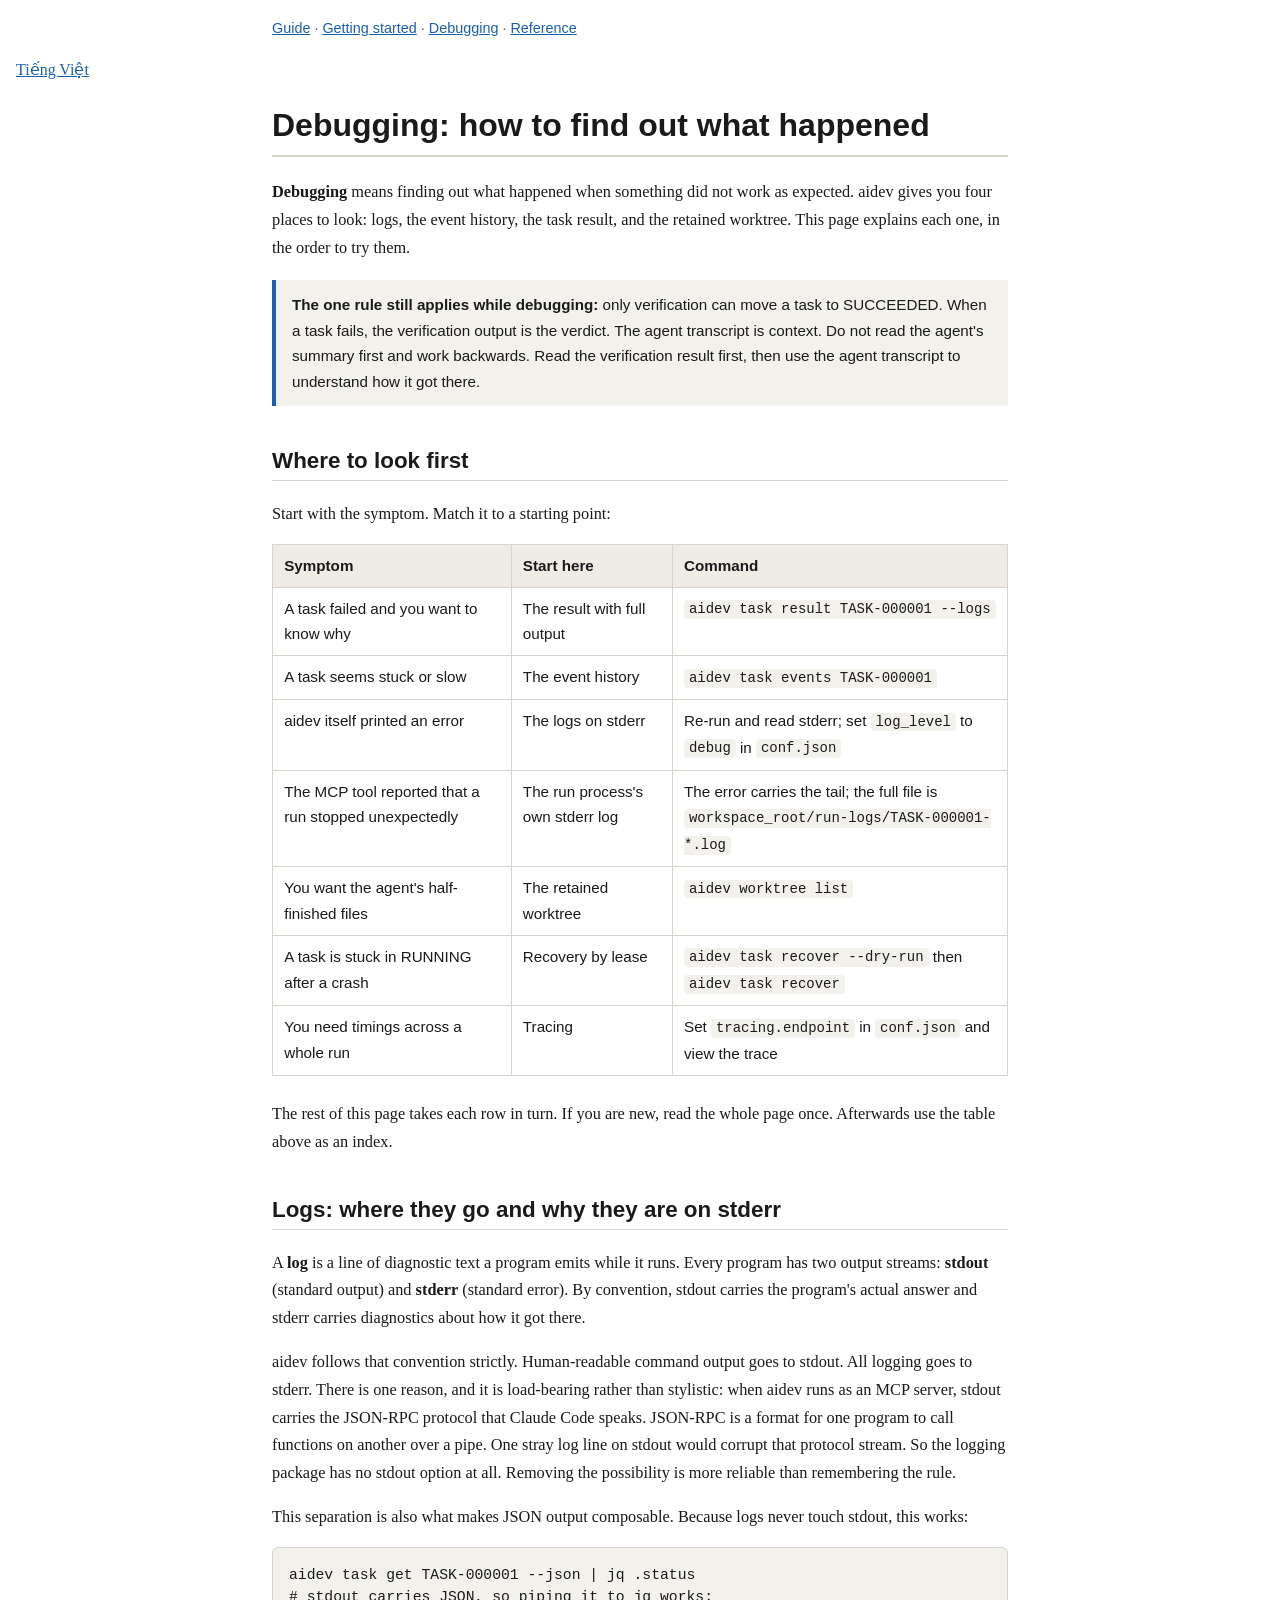
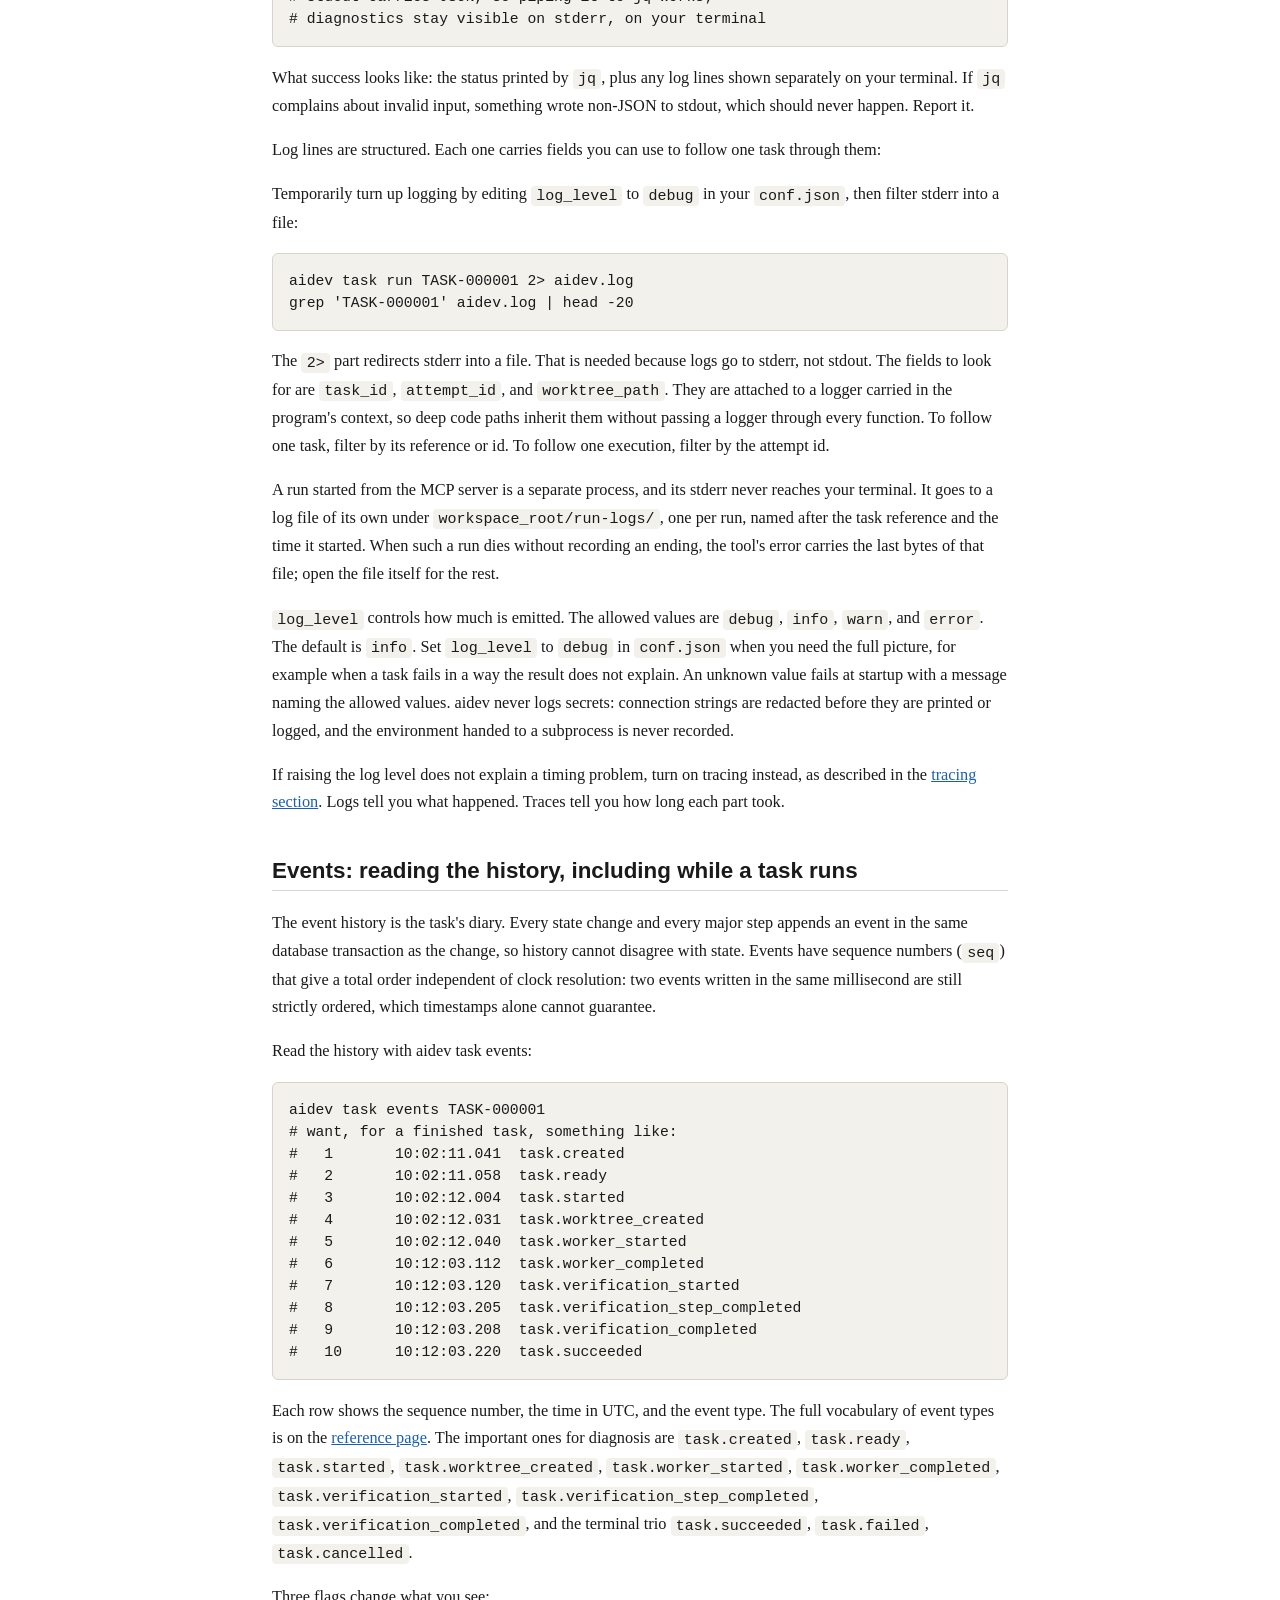
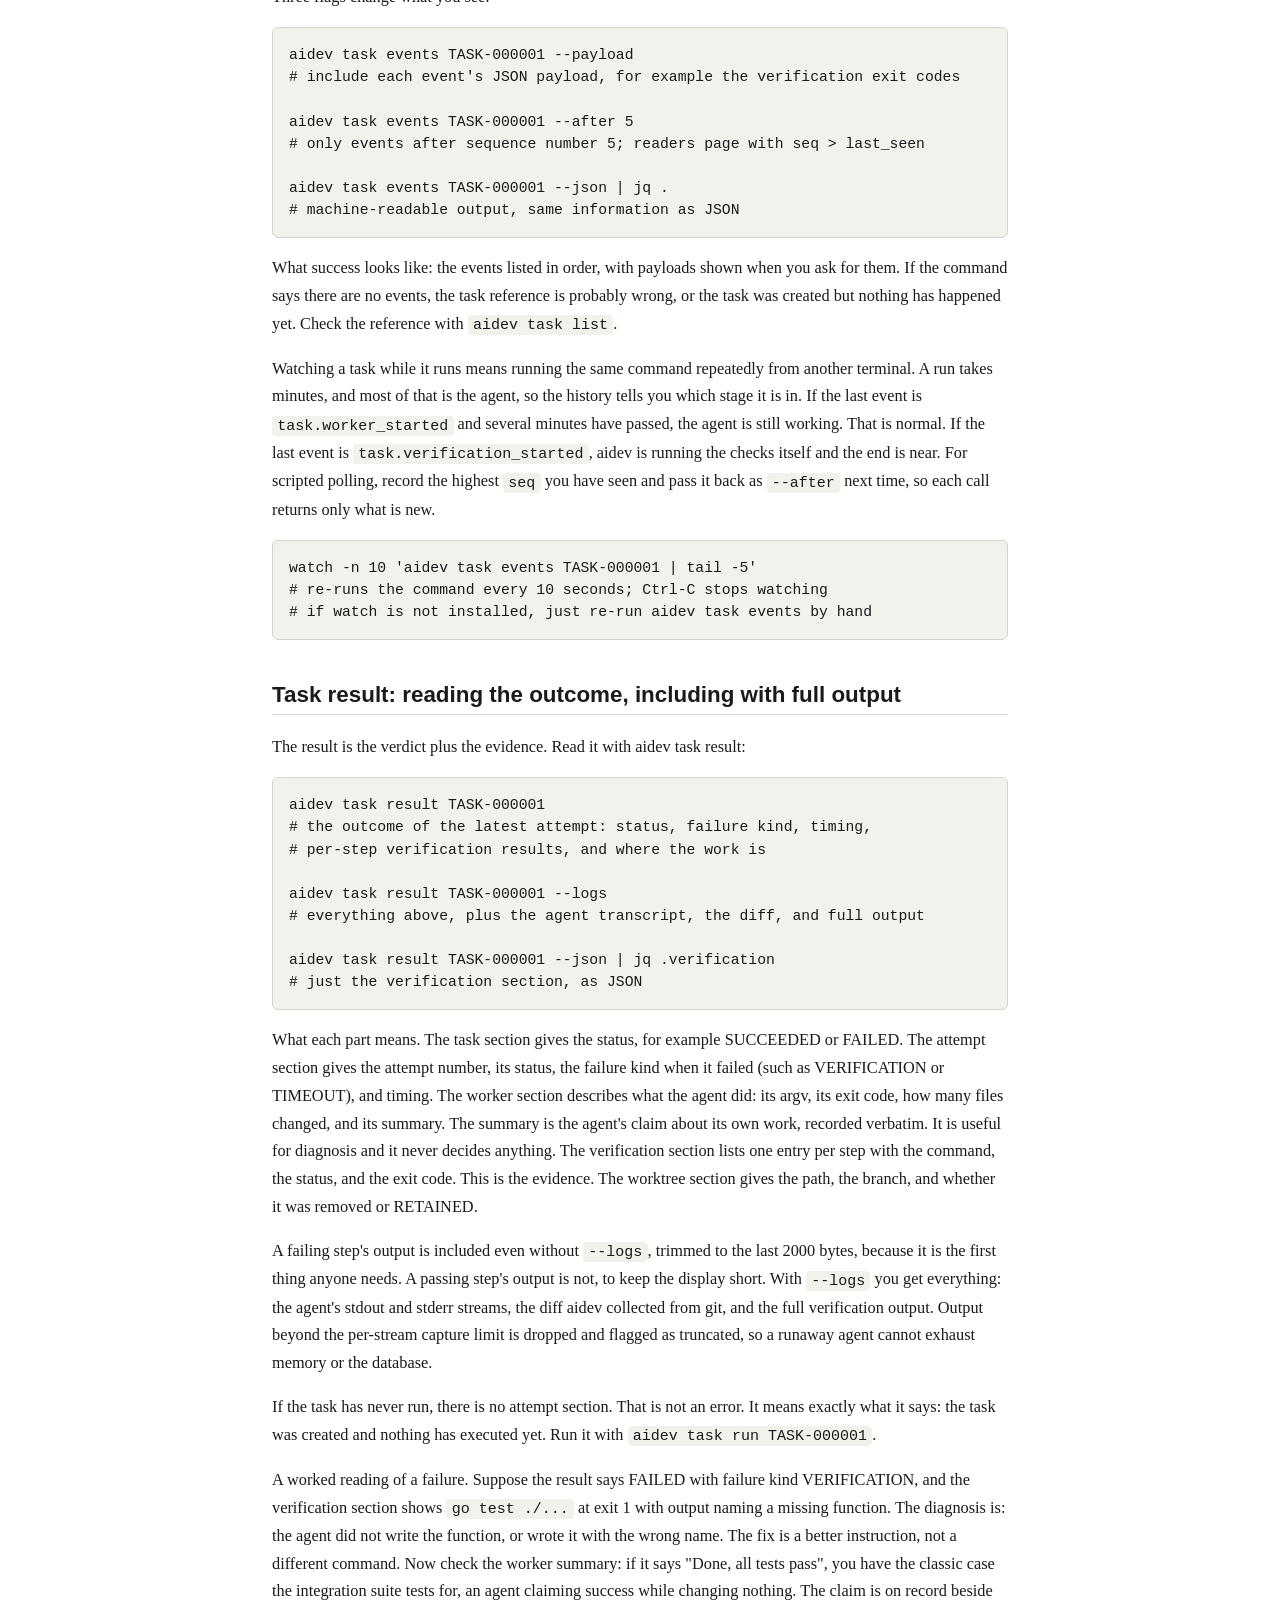
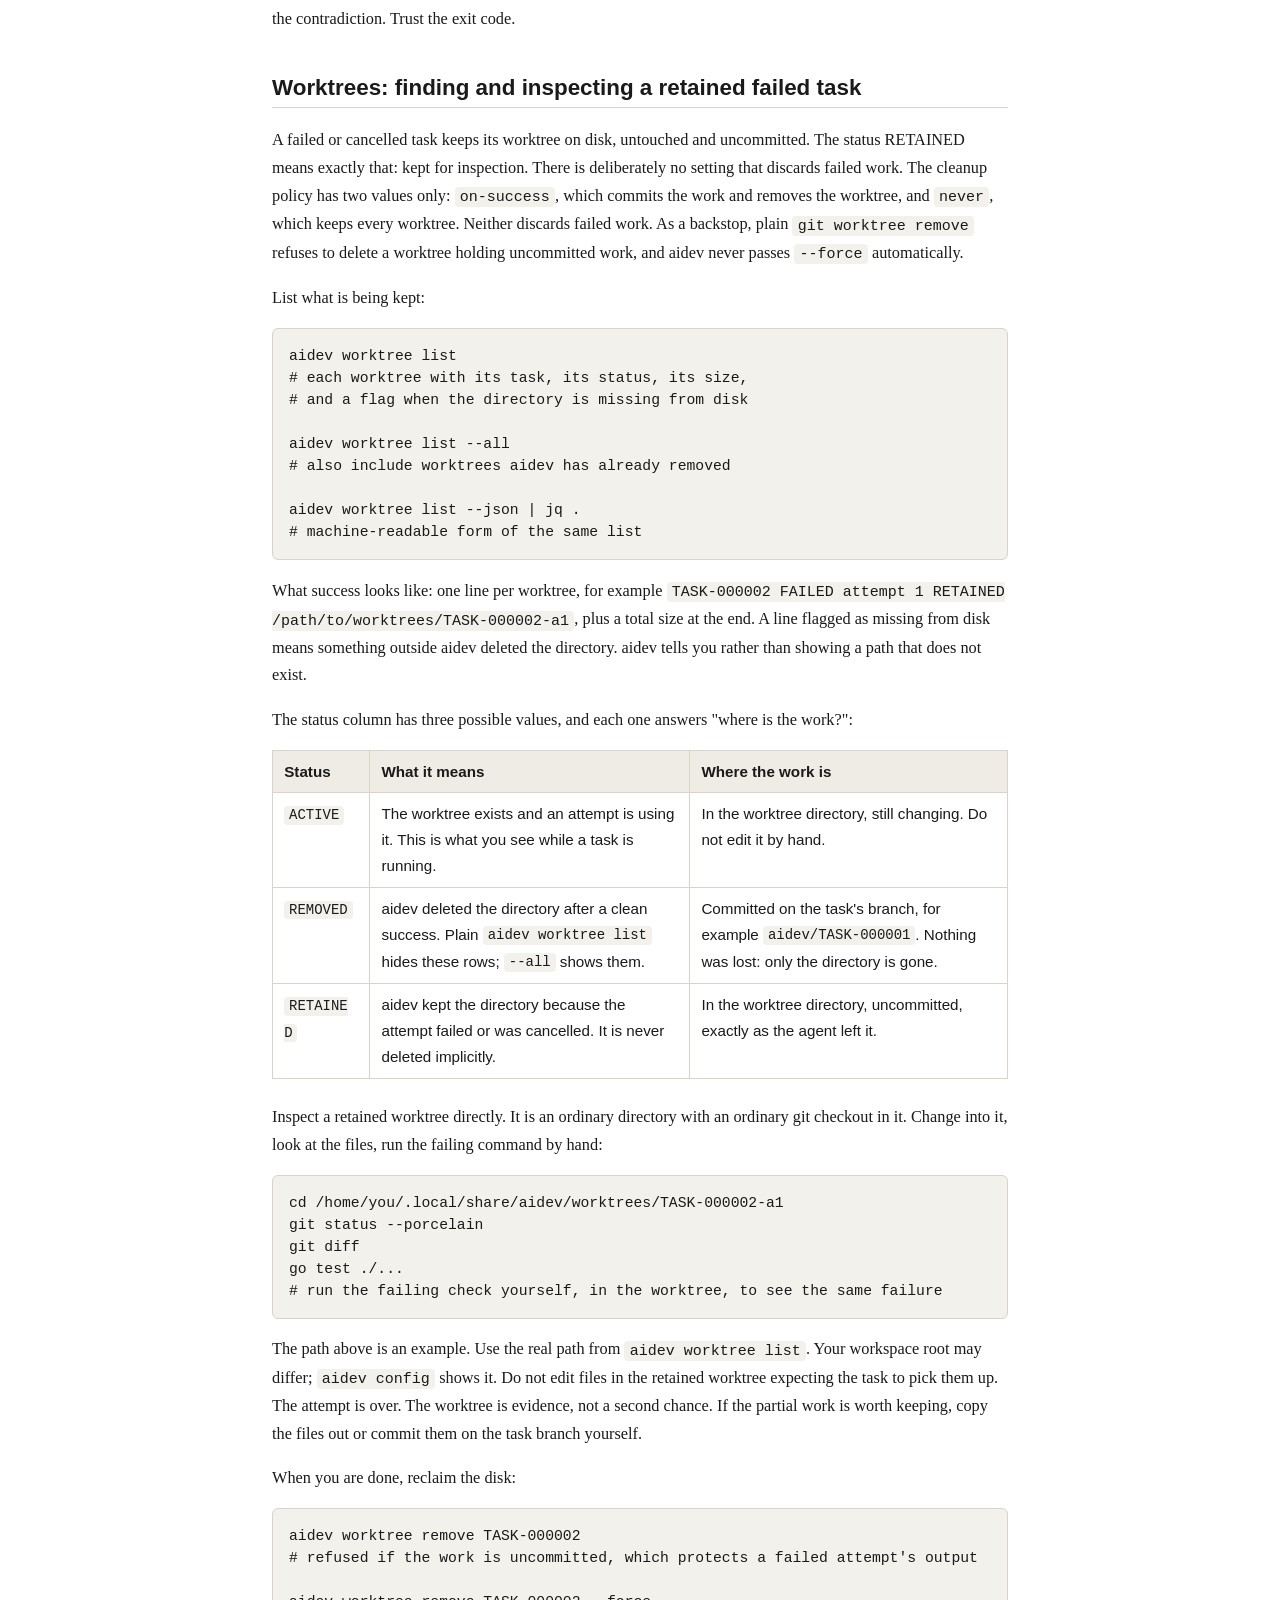
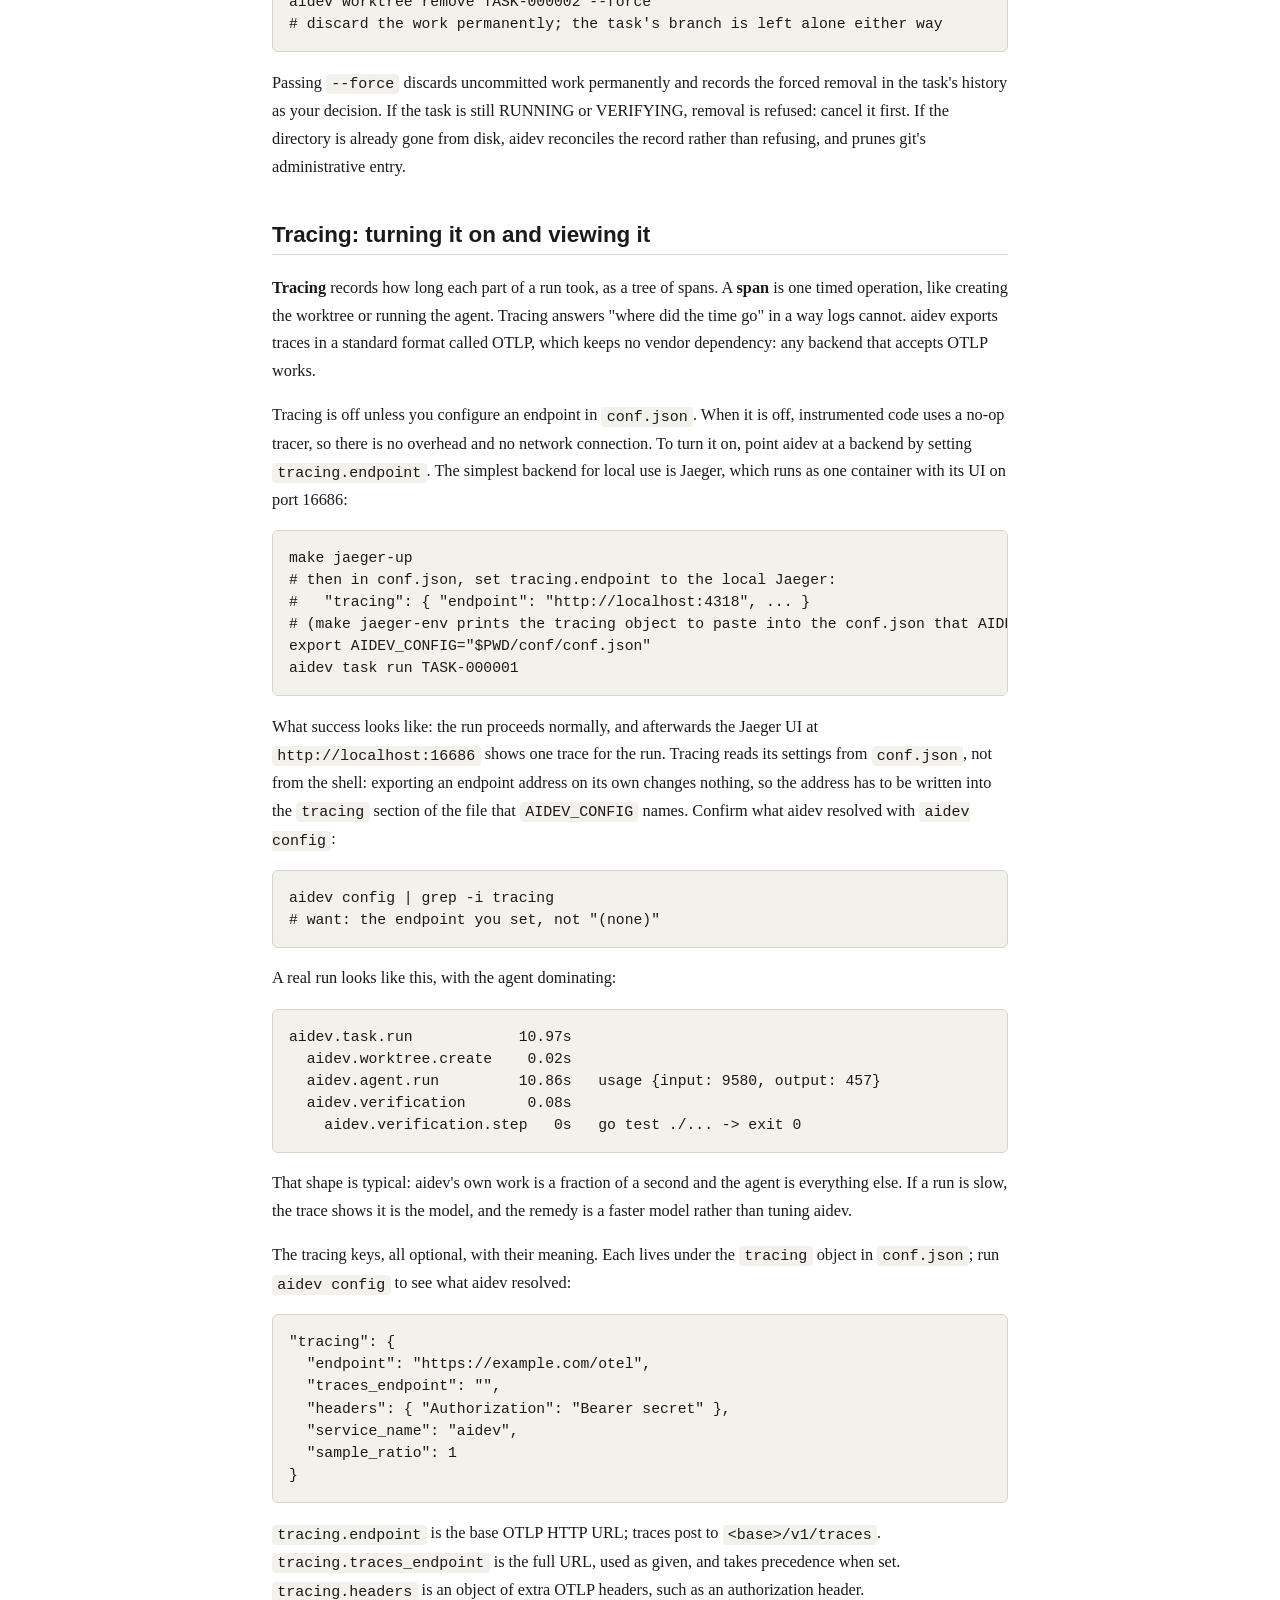
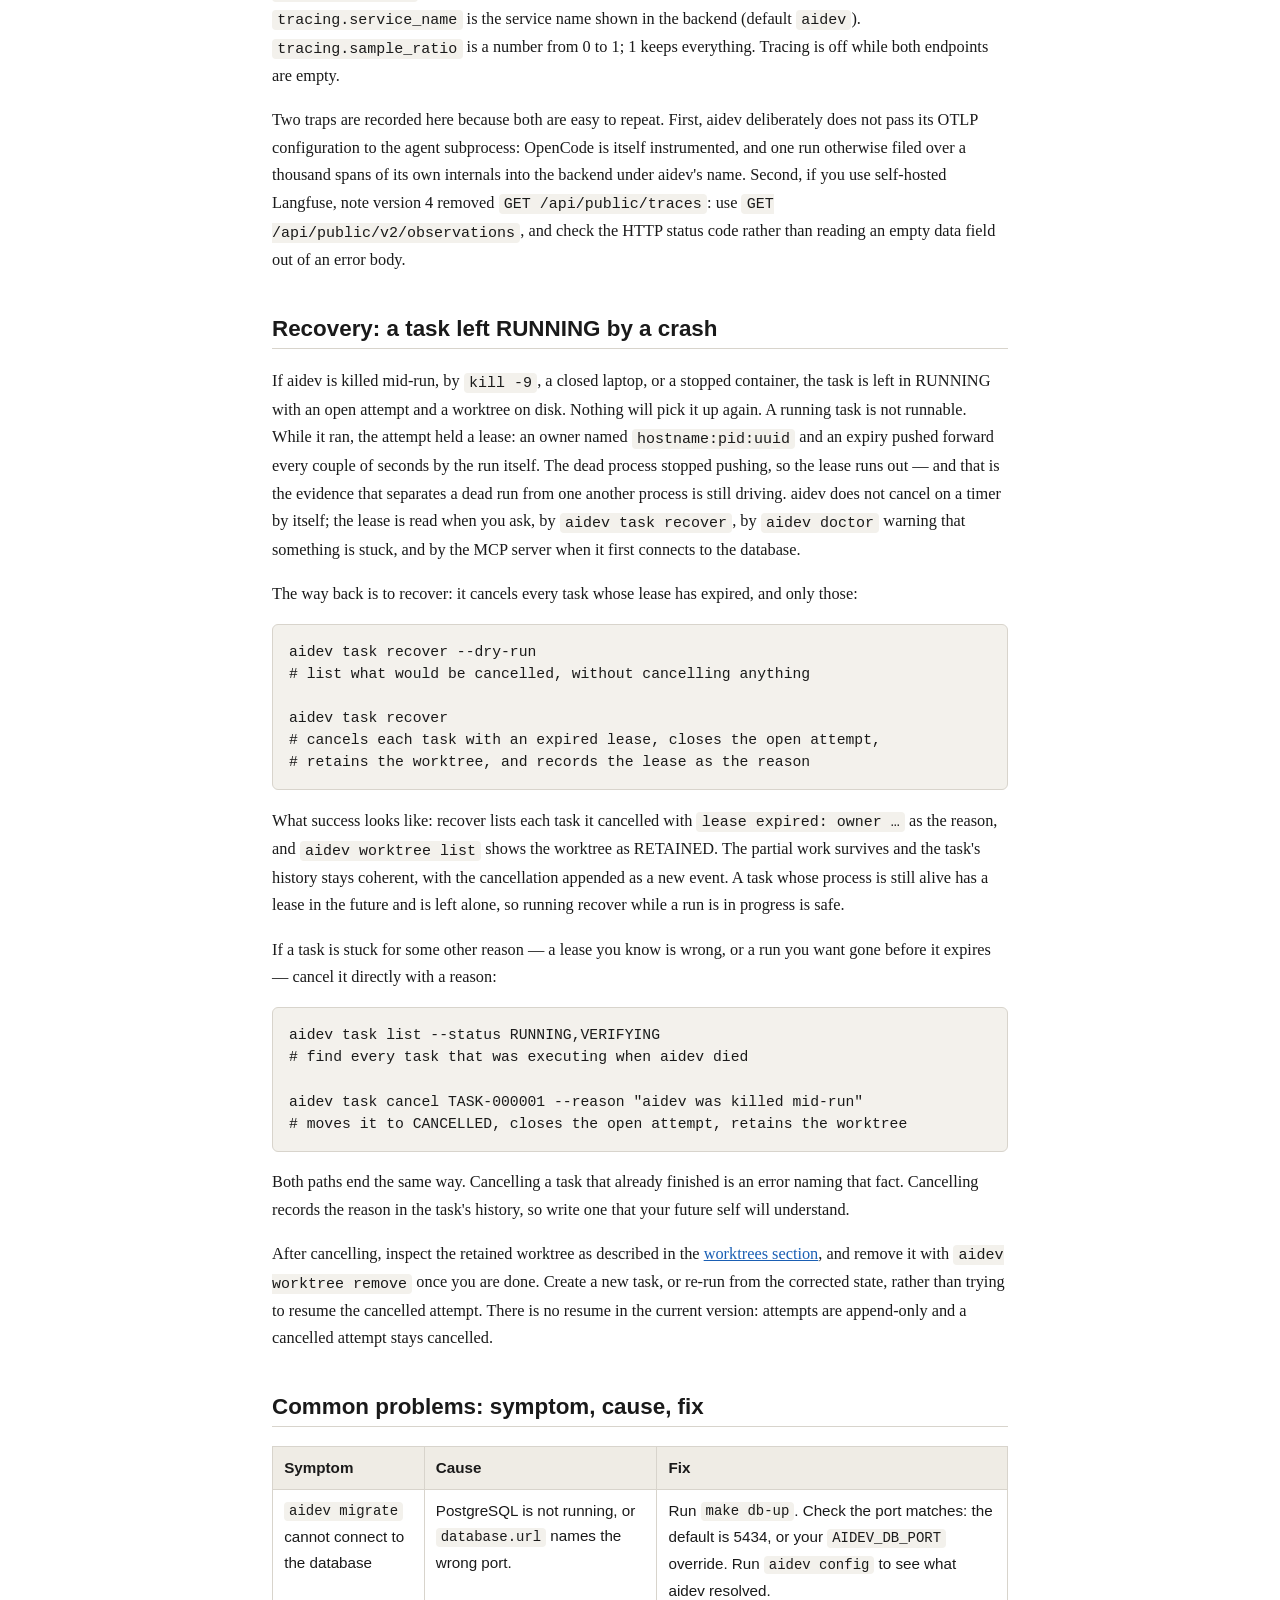
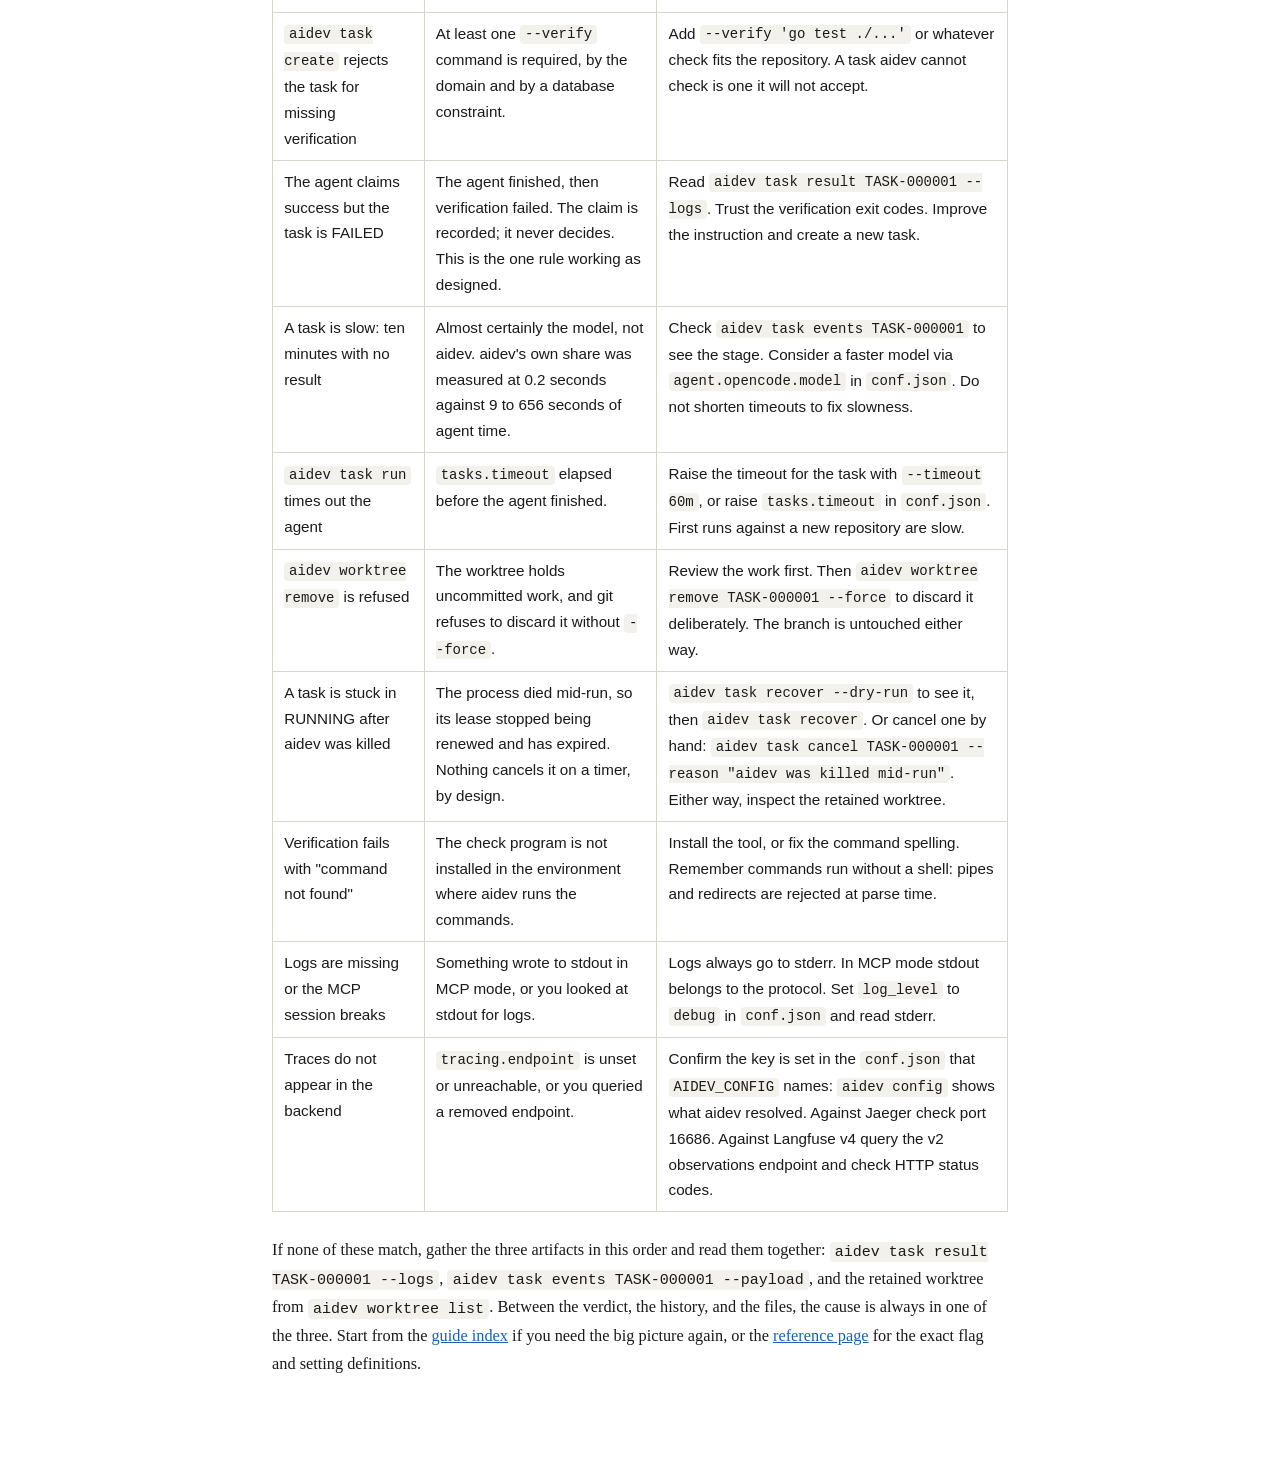
<file: docs/guide/debugging.html>
<!DOCTYPE html>
<html lang="en">
<head>
<meta charset="utf-8">
<meta name="viewport" content="width=device-width, initial-scale=1">
<title>Debugging aidev tasks: logs, events, results, worktrees</title>
<link rel="stylesheet" href="guide.css">
</head>
<body>
<nav class="breadcrumb"><a href="index.html">Guide</a> · <a href="getting-started.html">Getting started</a> · <a href="debugging.html">Debugging</a> · <a href="reference.html">Reference</a></nav>
<nav class="lang-switch"><a href="vi/debugging.html">Tiếng Việt</a></nav>
<main>
<h1>Debugging: how to find out what happened</h1>

<p><strong>Debugging</strong> means finding out what happened when something did not work as expected. aidev gives you four places to look: logs, the event history, the task result, and the retained worktree. This page explains each one, in the order to try them.</p>

<div class="notice"><strong>The one rule still applies while debugging:</strong> only verification can move a task to SUCCEEDED. When a task fails, the verification output is the verdict. The agent transcript is context. Do not read the agent's summary first and work backwards. Read the verification result first, then use the agent transcript to understand how it got there.</div>

<section id="where-to-look-first">
<h2>Where to look first</h2>

<p>Start with the symptom. Match it to a starting point:</p>

<table>
<tr><th>Symptom</th><th>Start here</th><th>Command</th></tr>
<tr><td>A task failed and you want to know why</td><td>The result with full output</td><td><code>aidev task result TASK-000001 --logs</code></td></tr>
<tr><td>A task seems stuck or slow</td><td>The event history</td><td><code>aidev task events TASK-000001</code></td></tr>
<tr><td>aidev itself printed an error</td><td>The logs on stderr</td><td>Re-run and read stderr; set <code>log_level</code> to <code>debug</code> in <code>conf.json</code></td></tr>
<tr><td>The MCP tool reported that a run stopped unexpectedly</td><td>The run process's own stderr log</td><td>The error carries the tail; the full file is <code>workspace_root/run-logs/TASK-000001-*.log</code></td></tr>
<tr><td>You want the agent's half-finished files</td><td>The retained worktree</td><td><code>aidev worktree list</code></td></tr>
<tr><td>A task is stuck in RUNNING after a crash</td><td>Recovery by lease</td><td><code>aidev task recover --dry-run</code> then <code>aidev task recover</code></td></tr>
<tr><td>You need timings across a whole run</td><td>Tracing</td><td>Set <code>tracing.endpoint</code> in <code>conf.json</code> and view the trace</td></tr>
</table>

<p>The rest of this page takes each row in turn. If you are new, read the whole page once. Afterwards use the table above as an index.</p>
</section>

<section id="logs">
<h2>Logs: where they go and why they are on stderr</h2>

<p>A <strong>log</strong> is a line of diagnostic text a program emits while it runs. Every program has two output streams: <strong>stdout</strong> (standard output) and <strong>stderr</strong> (standard error). By convention, stdout carries the program's actual answer and stderr carries diagnostics about how it got there.</p>

<p>aidev follows that convention strictly. Human-readable command output goes to stdout. All logging goes to stderr. There is one reason, and it is load-bearing rather than stylistic: when aidev runs as an MCP server, stdout carries the JSON-RPC protocol that Claude Code speaks. JSON-RPC is a format for one program to call functions on another over a pipe. One stray log line on stdout would corrupt that protocol stream. So the logging package has no stdout option at all. Removing the possibility is more reliable than remembering the rule.</p>

<p>This separation is also what makes JSON output composable. Because logs never touch stdout, this works:</p>

<pre><code>aidev task get TASK-000001 --json | jq .status
# stdout carries JSON, so piping it to jq works;
# diagnostics stay visible on stderr, on your terminal</code></pre>

<p>What success looks like: the status printed by <code>jq</code>, plus any log lines shown separately on your terminal. If <code>jq</code> complains about invalid input, something wrote non-JSON to stdout, which should never happen. Report it.</p>

<p>Log lines are structured. Each one carries fields you can use to follow one task through them:</p>

<p>Temporarily turn up logging by editing <code>log_level</code> to <code>debug</code> in your <code>conf.json</code>, then filter stderr into a file:</p>

<pre><code>aidev task run TASK-000001 2&gt; aidev.log
grep 'TASK-000001' aidev.log | head -20</code></pre>

<p>The <code>2&gt;</code> part redirects stderr into a file. That is needed because logs go to stderr, not stdout. The fields to look for are <code>task_id</code>, <code>attempt_id</code>, and <code>worktree_path</code>. They are attached to a logger carried in the program's context, so deep code paths inherit them without passing a logger through every function. To follow one task, filter by its reference or id. To follow one execution, filter by the attempt id.</p>

<p>A run started from the MCP server is a separate process, and its stderr never reaches your terminal. It goes to a log file of its own under <code>workspace_root/run-logs/</code>, one per run, named after the task reference and the time it started. When such a run dies without recording an ending, the tool's error carries the last bytes of that file; open the file itself for the rest.</p>

<p><code>log_level</code> controls how much is emitted. The allowed values are <code>debug</code>, <code>info</code>, <code>warn</code>, and <code>error</code>. The default is <code>info</code>. Set <code>log_level</code> to <code>debug</code> in <code>conf.json</code> when you need the full picture, for example when a task fails in a way the result does not explain. An unknown value fails at startup with a message naming the allowed values. aidev never logs secrets: connection strings are redacted before they are printed or logged, and the environment handed to a subprocess is never recorded.</p>

<p>If raising the log level does not explain a timing problem, turn on tracing instead, as described in the <a href="debugging.html#tracing">tracing section</a>. Logs tell you what happened. Traces tell you how long each part took.</p>
</section>

<section id="events">
<h2>Events: reading the history, including while a task runs</h2>

<p>The event history is the task's diary. Every state change and every major step appends an event in the same database transaction as the change, so history cannot disagree with state. Events have sequence numbers (<code>seq</code>) that give a total order independent of clock resolution: two events written in the same millisecond are still strictly ordered, which timestamps alone cannot guarantee.</p>

<p>Read the history with aidev task events:</p>

<pre><code>aidev task events TASK-000001
# want, for a finished task, something like:
#   1       10:02:11.041  task.created
#   2       10:02:11.058  task.ready
#   3       10:02:12.004  task.started
#   4       10:02:12.031  task.worktree_created
#   5       10:02:12.040  task.worker_started
#   6       10:12:03.112  task.worker_completed
#   7       10:12:03.120  task.verification_started
#   8       10:12:03.205  task.verification_step_completed
#   9       10:12:03.208  task.verification_completed
#   10      10:12:03.220  task.succeeded</code></pre>

<p>Each row shows the sequence number, the time in UTC, and the event type. The full vocabulary of event types is on the <a href="reference.html#events-reference">reference page</a>. The important ones for diagnosis are <code>task.created</code>, <code>task.ready</code>, <code>task.started</code>, <code>task.worktree_created</code>, <code>task.worker_started</code>, <code>task.worker_completed</code>, <code>task.verification_started</code>, <code>task.verification_step_completed</code>, <code>task.verification_completed</code>, and the terminal trio <code>task.succeeded</code>, <code>task.failed</code>, <code>task.cancelled</code>.</p>

<p>Three flags change what you see:</p>

<pre><code>aidev task events TASK-000001 --payload
# include each event's JSON payload, for example the verification exit codes

aidev task events TASK-000001 --after 5
# only events after sequence number 5; readers page with seq &gt; last_seen

aidev task events TASK-000001 --json | jq .
# machine-readable output, same information as JSON</code></pre>

<p>What success looks like: the events listed in order, with payloads shown when you ask for them. If the command says there are no events, the task reference is probably wrong, or the task was created but nothing has happened yet. Check the reference with <code>aidev task list</code>.</p>

<p>Watching a task while it runs means running the same command repeatedly from another terminal. A run takes minutes, and most of that is the agent, so the history tells you which stage it is in. If the last event is <code>task.worker_started</code> and several minutes have passed, the agent is still working. That is normal. If the last event is <code>task.verification_started</code>, aidev is running the checks itself and the end is near. For scripted polling, record the highest <code>seq</code> you have seen and pass it back as <code>--after</code> next time, so each call returns only what is new.</p>

<pre><code>watch -n 10 'aidev task events TASK-000001 | tail -5'
# re-runs the command every 10 seconds; Ctrl-C stops watching
# if watch is not installed, just re-run aidev task events by hand</code></pre>
</section>

<section id="task-result">
<h2>Task result: reading the outcome, including with full output</h2>

<p>The result is the verdict plus the evidence. Read it with aidev task result:</p>

<pre><code>aidev task result TASK-000001
# the outcome of the latest attempt: status, failure kind, timing,
# per-step verification results, and where the work is

aidev task result TASK-000001 --logs
# everything above, plus the agent transcript, the diff, and full output

aidev task result TASK-000001 --json | jq .verification
# just the verification section, as JSON</code></pre>

<p>What each part means. The task section gives the status, for example SUCCEEDED or FAILED. The attempt section gives the attempt number, its status, the failure kind when it failed (such as VERIFICATION or TIMEOUT), and timing. The worker section describes what the agent did: its argv, its exit code, how many files changed, and its summary. The summary is the agent's claim about its own work, recorded verbatim. It is useful for diagnosis and it never decides anything. The verification section lists one entry per step with the command, the status, and the exit code. This is the evidence. The worktree section gives the path, the branch, and whether it was removed or RETAINED.</p>

<p>A failing step's output is included even without <code>--logs</code>, trimmed to the last 2000 bytes, because it is the first thing anyone needs. A passing step's output is not, to keep the display short. With <code>--logs</code> you get everything: the agent's stdout and stderr streams, the diff aidev collected from git, and the full verification output. Output beyond the per-stream capture limit is dropped and flagged as truncated, so a runaway agent cannot exhaust memory or the database.</p>

<p>If the task has never run, there is no attempt section. That is not an error. It means exactly what it says: the task was created and nothing has executed yet. Run it with <code>aidev task run TASK-000001</code>.</p>

<p>A worked reading of a failure. Suppose the result says FAILED with failure kind VERIFICATION, and the verification section shows <code>go test ./...</code> at exit 1 with output naming a missing function. The diagnosis is: the agent did not write the function, or wrote it with the wrong name. The fix is a better instruction, not a different command. Now check the worker summary: if it says "Done, all tests pass", you have the classic case the integration suite tests for, an agent claiming success while changing nothing. The claim is on record beside the contradiction. Trust the exit code.</p>
</section>

<section id="worktrees">
<h2>Worktrees: finding and inspecting a retained failed task</h2>

<p>A failed or cancelled task keeps its worktree on disk, untouched and uncommitted. The status RETAINED means exactly that: kept for inspection. There is deliberately no setting that discards failed work. The cleanup policy has two values only: <code>on-success</code>, which commits the work and removes the worktree, and <code>never</code>, which keeps every worktree. Neither discards failed work. As a backstop, plain <code>git worktree remove</code> refuses to delete a worktree holding uncommitted work, and aidev never passes <code>--force</code> automatically.</p>

<p>List what is being kept:</p>

<pre><code>aidev worktree list
# each worktree with its task, its status, its size,
# and a flag when the directory is missing from disk

aidev worktree list --all
# also include worktrees aidev has already removed

aidev worktree list --json | jq .
# machine-readable form of the same list</code></pre>

<p>What success looks like: one line per worktree, for example <code>TASK-000002 FAILED attempt 1 RETAINED /path/to/worktrees/TASK-000002-a1</code>, plus a total size at the end. A line flagged as missing from disk means something outside aidev deleted the directory. aidev tells you rather than showing a path that does not exist.</p>

<p>The status column has three possible values, and each one answers "where is the work?":</p>

<table>
<tr><th>Status</th><th>What it means</th><th>Where the work is</th></tr>
<tr><td><code>ACTIVE</code></td><td>The worktree exists and an attempt is using it. This is what you see while a task is running.</td><td>In the worktree directory, still changing. Do not edit it by hand.</td></tr>
<tr><td><code>REMOVED</code></td><td>aidev deleted the directory after a clean success. Plain <code>aidev worktree list</code> hides these rows; <code>--all</code> shows them.</td><td>Committed on the task's branch, for example <code>aidev/TASK-000001</code>. Nothing was lost: only the directory is gone.</td></tr>
<tr><td><code>RETAINED</code></td><td>aidev kept the directory because the attempt failed or was cancelled. It is never deleted implicitly.</td><td>In the worktree directory, uncommitted, exactly as the agent left it.</td></tr>
</table>

<p>Inspect a retained worktree directly. It is an ordinary directory with an ordinary git checkout in it. Change into it, look at the files, run the failing command by hand:</p>

<pre><code>cd /home/you/.local/share/aidev/worktrees/TASK-000002-a1
git status --porcelain
git diff
go test ./...
# run the failing check yourself, in the worktree, to see the same failure</code></pre>

<p>The path above is an example. Use the real path from <code>aidev worktree list</code>. Your workspace root may differ; <code>aidev config</code> shows it. Do not edit files in the retained worktree expecting the task to pick them up. The attempt is over. The worktree is evidence, not a second chance. If the partial work is worth keeping, copy the files out or commit them on the task branch yourself.</p>

<p>When you are done, reclaim the disk:</p>

<pre><code>aidev worktree remove TASK-000002
# refused if the work is uncommitted, which protects a failed attempt's output

aidev worktree remove TASK-000002 --force
# discard the work permanently; the task's branch is left alone either way</code></pre>

<p>Passing <code>--force</code> discards uncommitted work permanently and records the forced removal in the task's history as your decision. If the task is still RUNNING or VERIFYING, removal is refused: cancel it first. If the directory is already gone from disk, aidev reconciles the record rather than refusing, and prunes git's administrative entry.</p>
</section>

<section id="tracing">
<h2>Tracing: turning it on and viewing it</h2>

<p><strong>Tracing</strong> records how long each part of a run took, as a tree of spans. A <strong>span</strong> is one timed operation, like creating the worktree or running the agent. Tracing answers "where did the time go" in a way logs cannot. aidev exports traces in a standard format called OTLP, which keeps no vendor dependency: any backend that accepts OTLP works.</p>

<p>Tracing is off unless you configure an endpoint in <code>conf.json</code>. When it is off, instrumented code uses a no-op tracer, so there is no overhead and no network connection. To turn it on, point aidev at a backend by setting <code>tracing.endpoint</code>. The simplest backend for local use is Jaeger, which runs as one container with its UI on port 16686:</p>

<pre><code>make jaeger-up
# then in conf.json, set tracing.endpoint to the local Jaeger:
#   "tracing": { "endpoint": "http://localhost:4318", ... }
# (make jaeger-env prints the tracing object to paste into the conf.json that AIDEV_CONFIG names)
export AIDEV_CONFIG="$PWD/conf/conf.json"
aidev task run TASK-000001</code></pre>

<p>What success looks like: the run proceeds normally, and afterwards the Jaeger UI at <code>http://localhost:16686</code> shows one trace for the run. Tracing reads its settings from <code>conf.json</code>, not from the shell: exporting an endpoint address on its own changes nothing, so the address has to be written into the <code>tracing</code> section of the file that <code>AIDEV_CONFIG</code> names. Confirm what aidev resolved with <code>aidev config</code>:</p>

<pre><code>aidev config | grep -i tracing
# want: the endpoint you set, not "(none)"</code></pre>

<p>A real run looks like this, with the agent dominating:</p>

<pre><code>aidev.task.run            10.97s
  aidev.worktree.create    0.02s
  aidev.agent.run         10.86s   usage {input: 9580, output: 457}
  aidev.verification       0.08s
    aidev.verification.step   0s   go test ./... -&gt; exit 0</code></pre>

<p>That shape is typical: aidev's own work is a fraction of a second and the agent is everything else. If a run is slow, the trace shows it is the model, and the remedy is a faster model rather than tuning aidev.</p>

<p>The tracing keys, all optional, with their meaning. Each lives under the <code>tracing</code> object in <code>conf.json</code>; run <code>aidev config</code> to see what aidev resolved:</p>

<pre><code>"tracing": {
  "endpoint": "https://example.com/otel",
  "traces_endpoint": "",
  "headers": { "Authorization": "Bearer secret" },
  "service_name": "aidev",
  "sample_ratio": 1
}</code></pre>

<p><code>tracing.endpoint</code> is the base OTLP HTTP URL; traces post to <code>&lt;base&gt;/v1/traces</code>. <code>tracing.traces_endpoint</code> is the full URL, used as given, and takes precedence when set. <code>tracing.headers</code> is an object of extra OTLP headers, such as an authorization header. <code>tracing.service_name</code> is the service name shown in the backend (default <code>aidev</code>). <code>tracing.sample_ratio</code> is a number from 0 to 1; 1 keeps everything. Tracing is off while both endpoints are empty.</p>

<p>Two traps are recorded here because both are easy to repeat. First, aidev deliberately does not pass its OTLP configuration to the agent subprocess: OpenCode is itself instrumented, and one run otherwise filed over a thousand spans of its own internals into the backend under aidev's name. Second, if you use self-hosted Langfuse, note version 4 removed <code>GET /api/public/traces</code>: use <code>GET /api/public/v2/observations</code>, and check the HTTP status code rather than reading an empty data field out of an error body.</p>
</section>

<section id="recovery">
<h2>Recovery: a task left RUNNING by a crash</h2>

<p>If aidev is killed mid-run, by <code>kill -9</code>, a closed laptop, or a stopped container, the task is left in RUNNING with an open attempt and a worktree on disk. Nothing will pick it up again. A running task is not runnable. While it ran, the attempt held a lease: an owner named <code>hostname:pid:uuid</code> and an expiry pushed forward every couple of seconds by the run itself. The dead process stopped pushing, so the lease runs out — and that is the evidence that separates a dead run from one another process is still driving. aidev does not cancel on a timer by itself; the lease is read when you ask, by <code>aidev task recover</code>, by <code>aidev doctor</code> warning that something is stuck, and by the MCP server when it first connects to the database.</p>

<p>The way back is to recover: it cancels every task whose lease has expired, and only those:</p>

<pre><code>aidev task recover --dry-run
# list what would be cancelled, without cancelling anything

aidev task recover
# cancels each task with an expired lease, closes the open attempt,
# retains the worktree, and records the lease as the reason</code></pre>

<p>What success looks like: recover lists each task it cancelled with <code>lease expired: owner …</code> as the reason, and <code>aidev worktree list</code> shows the worktree as RETAINED. The partial work survives and the task's history stays coherent, with the cancellation appended as a new event. A task whose process is still alive has a lease in the future and is left alone, so running recover while a run is in progress is safe.</p>

<p>If a task is stuck for some other reason — a lease you know is wrong, or a run you want gone before it expires — cancel it directly with a reason:</p>

<pre><code>aidev task list --status RUNNING,VERIFYING
# find every task that was executing when aidev died

aidev task cancel TASK-000001 --reason "aidev was killed mid-run"
# moves it to CANCELLED, closes the open attempt, retains the worktree</code></pre>

<p>Both paths end the same way. Cancelling a task that already finished is an error naming that fact. Cancelling records the reason in the task's history, so write one that your future self will understand.</p>

<p>After cancelling, inspect the retained worktree as described in the <a href="debugging.html#worktrees">worktrees section</a>, and remove it with <code>aidev worktree remove</code> once you are done. Create a new task, or re-run from the corrected state, rather than trying to resume the cancelled attempt. There is no resume in the current version: attempts are append-only and a cancelled attempt stays cancelled.</p>
</section>

<section id="common-problems">
<h2>Common problems: symptom, cause, fix</h2>

<table>
<tr><th>Symptom</th><th>Cause</th><th>Fix</th></tr>
<tr><td><code>aidev migrate</code> cannot connect to the database</td><td>PostgreSQL is not running, or <code>database.url</code> names the wrong port.</td><td>Run <code>make db-up</code>. Check the port matches: the default is 5434, or your <code>AIDEV_DB_PORT</code> override. Run <code>aidev config</code> to see what aidev resolved.</td></tr>
<tr><td><code>aidev task create</code> rejects the task for missing verification</td><td>At least one <code>--verify</code> command is required, by the domain and by a database constraint.</td><td>Add <code>--verify 'go test ./...'</code> or whatever check fits the repository. A task aidev cannot check is one it will not accept.</td></tr>
<tr><td>The agent claims success but the task is FAILED</td><td>The agent finished, then verification failed. The claim is recorded; it never decides. This is the one rule working as designed.</td><td>Read <code>aidev task result TASK-000001 --logs</code>. Trust the verification exit codes. Improve the instruction and create a new task.</td></tr>
<tr><td>A task is slow: ten minutes with no result</td><td>Almost certainly the model, not aidev. aidev's own share was measured at 0.2 seconds against 9 to 656 seconds of agent time.</td><td>Check <code>aidev task events TASK-000001</code> to see the stage. Consider a faster model via <code>agent.opencode.model</code> in <code>conf.json</code>. Do not shorten timeouts to fix slowness.</td></tr>
<tr><td><code>aidev task run</code> times out the agent</td><td><code>tasks.timeout</code> elapsed before the agent finished.</td><td>Raise the timeout for the task with <code>--timeout 60m</code>, or raise <code>tasks.timeout</code> in <code>conf.json</code>. First runs against a new repository are slow.</td></tr>
<tr><td><code>aidev worktree remove</code> is refused</td><td>The worktree holds uncommitted work, and git refuses to discard it without <code>--force</code>.</td><td>Review the work first. Then <code>aidev worktree remove TASK-000001 --force</code> to discard it deliberately. The branch is untouched either way.</td></tr>
<tr><td>A task is stuck in RUNNING after aidev was killed</td><td>The process died mid-run, so its lease stopped being renewed and has expired. Nothing cancels it on a timer, by design.</td><td><code>aidev task recover --dry-run</code> to see it, then <code>aidev task recover</code>. Or cancel one by hand: <code>aidev task cancel TASK-000001 --reason "aidev was killed mid-run"</code>. Either way, inspect the retained worktree.</td></tr>
<tr><td>Verification fails with "command not found"</td><td>The check program is not installed in the environment where aidev runs the commands.</td><td>Install the tool, or fix the command spelling. Remember commands run without a shell: pipes and redirects are rejected at parse time.</td></tr>
<tr><td>Logs are missing or the MCP session breaks</td><td>Something wrote to stdout in MCP mode, or you looked at stdout for logs.</td><td>Logs always go to stderr. In MCP mode stdout belongs to the protocol. Set <code>log_level</code> to <code>debug</code> in <code>conf.json</code> and read stderr.</td></tr>
<tr><td>Traces do not appear in the backend</td><td><code>tracing.endpoint</code> is unset or unreachable, or you queried a removed endpoint.</td><td>Confirm the key is set in the <code>conf.json</code> that <code>AIDEV_CONFIG</code> names: <code>aidev config</code> shows what aidev resolved. Against Jaeger check port 16686. Against Langfuse v4 query the v2 observations endpoint and check HTTP status codes.</td></tr>
</table>

<p>If none of these match, gather the three artifacts in this order and read them together: <code>aidev task result TASK-000001 --logs</code>, <code>aidev task events TASK-000001 --payload</code>, and the retained worktree from <code>aidev worktree list</code>. Between the verdict, the history, and the files, the cause is always in one of the three. Start from the <a href="index.html">guide index</a> if you need the big picture again, or the <a href="reference.html">reference page</a> for the exact flag and setting definitions.</p>
</section>
</main>
</body>
</html>
</file>
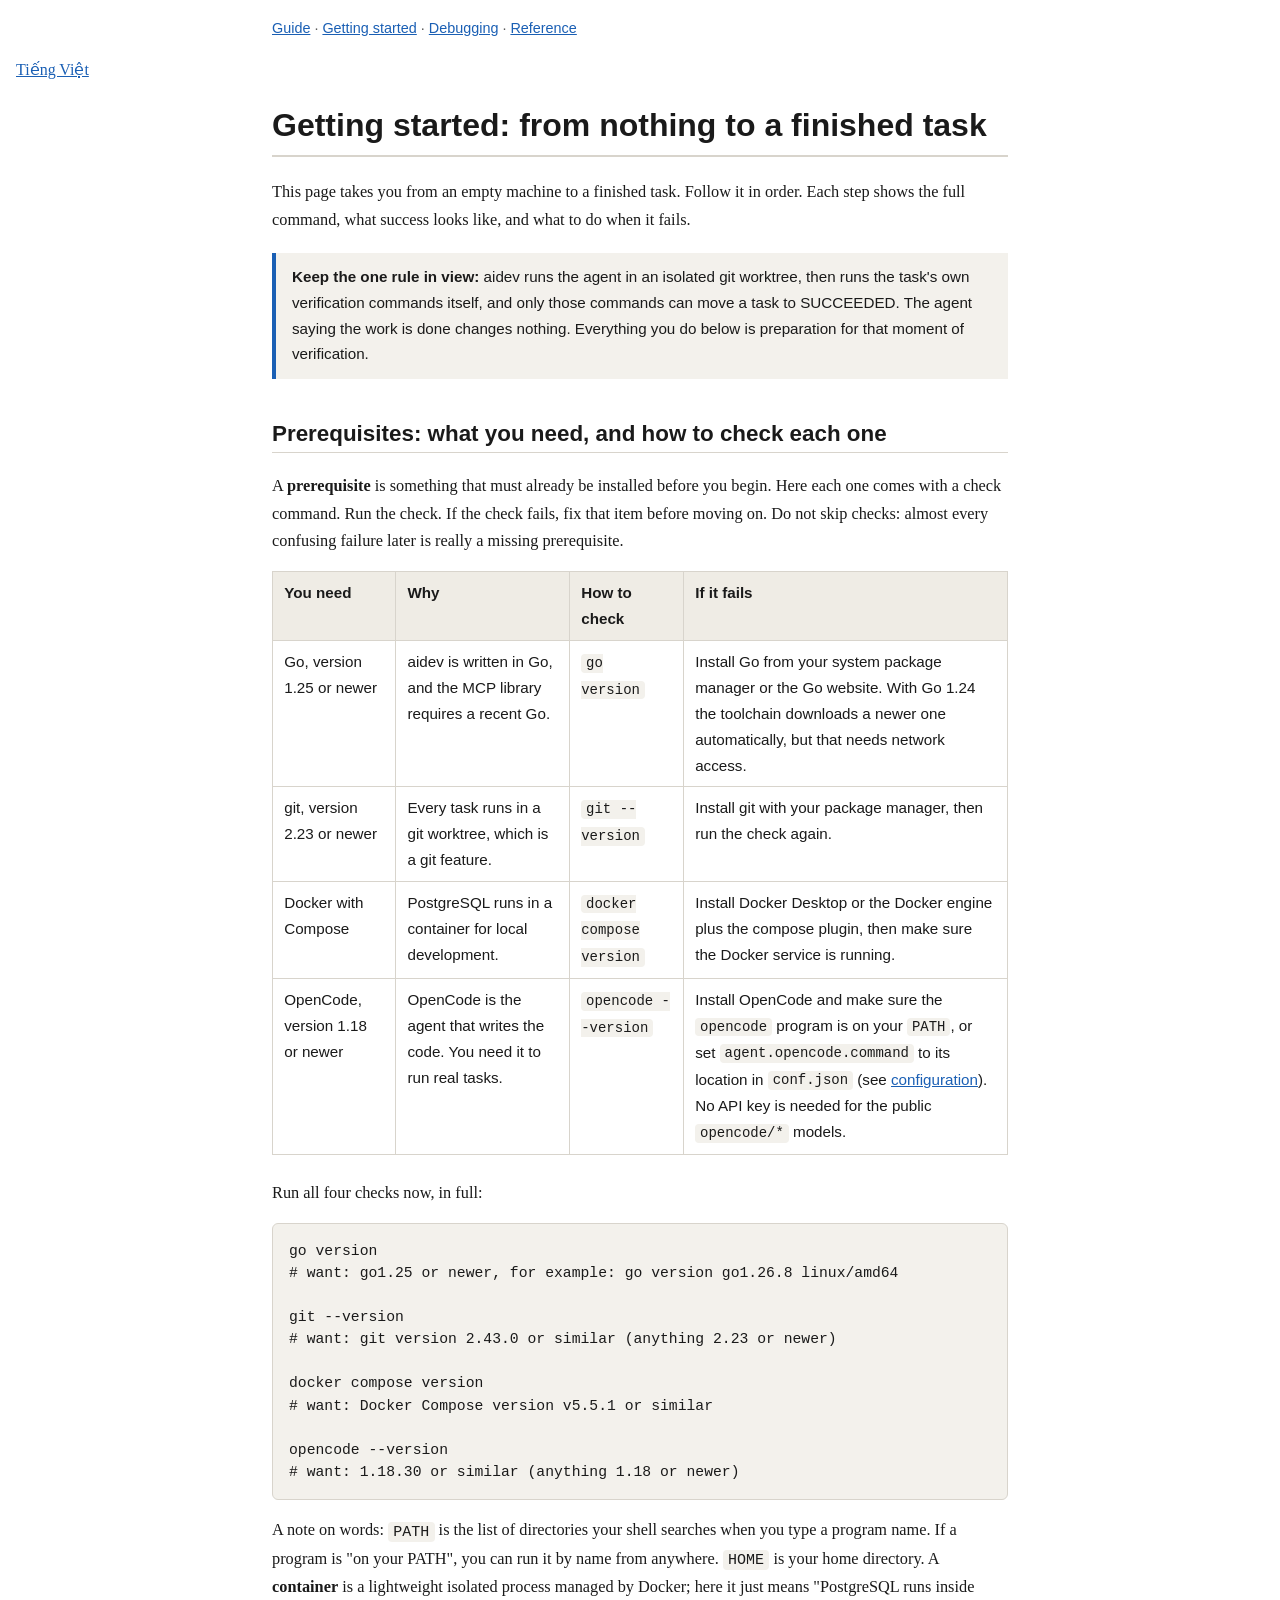
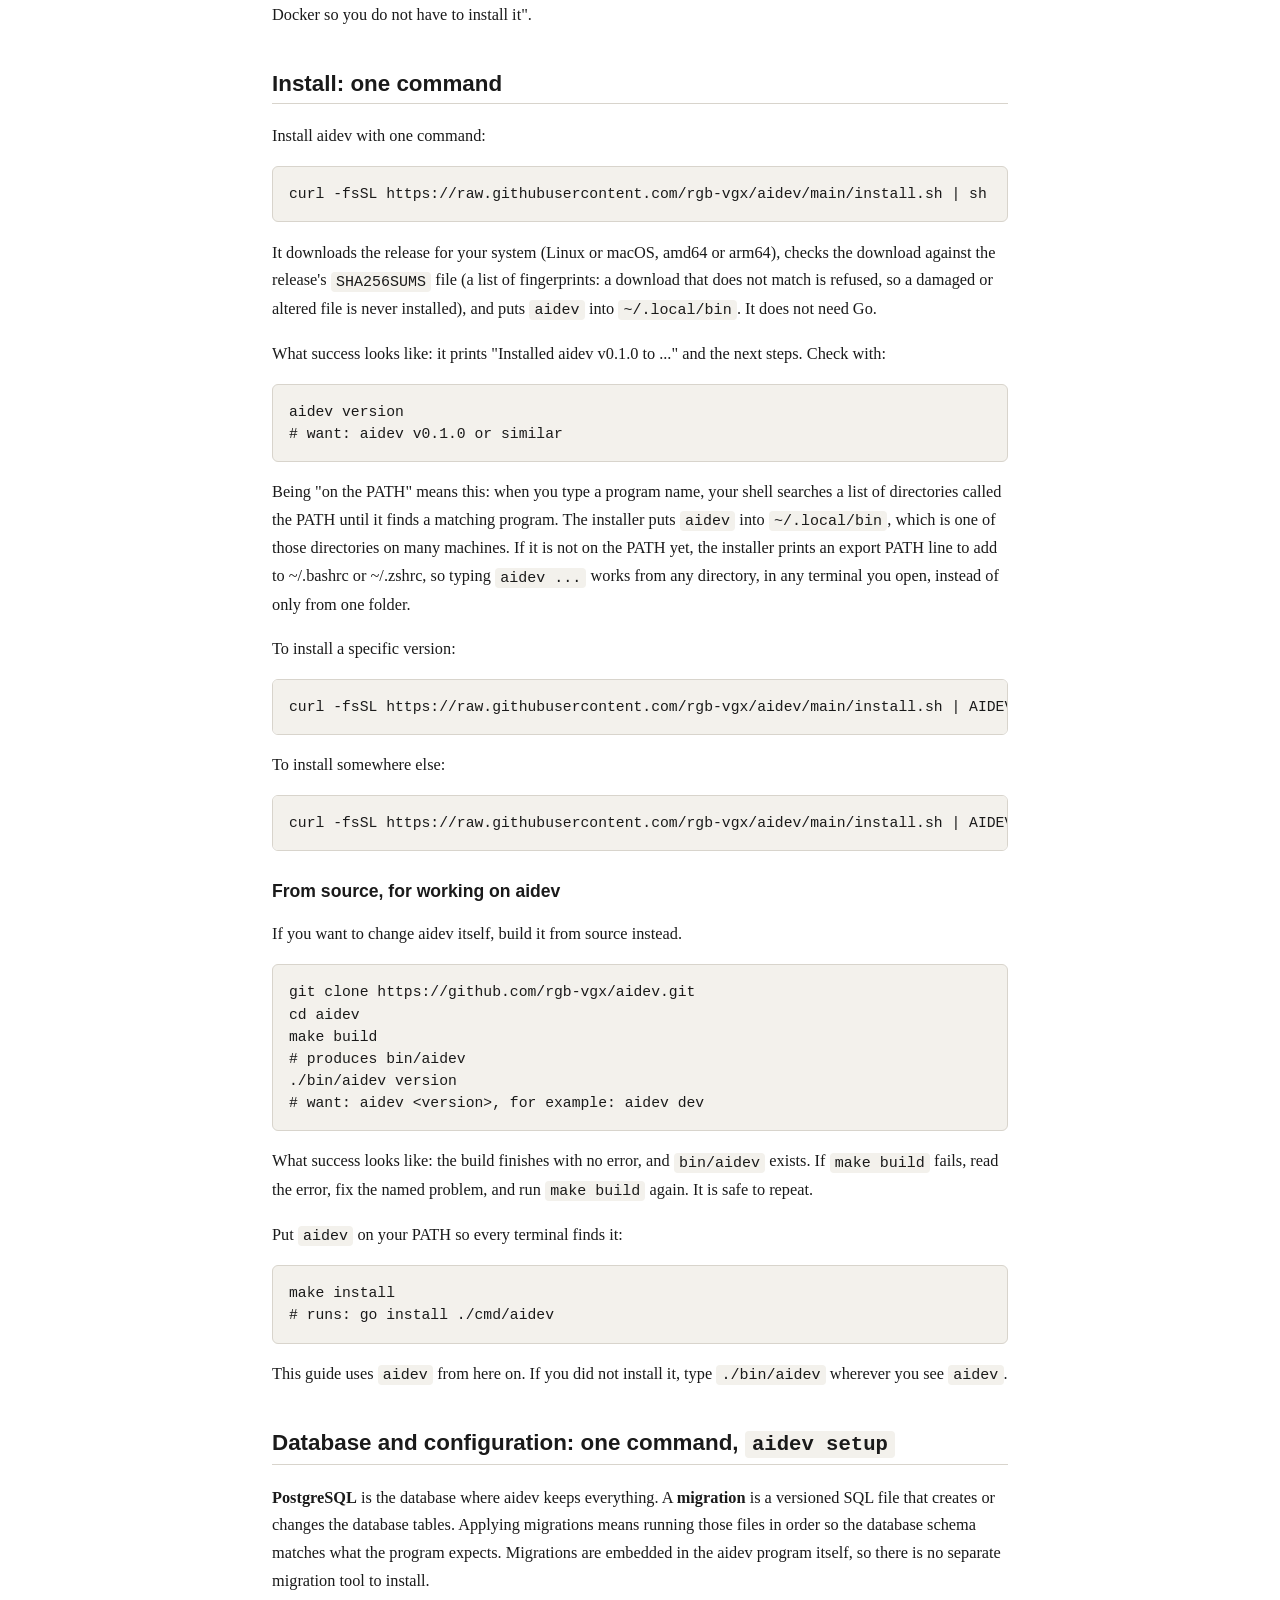
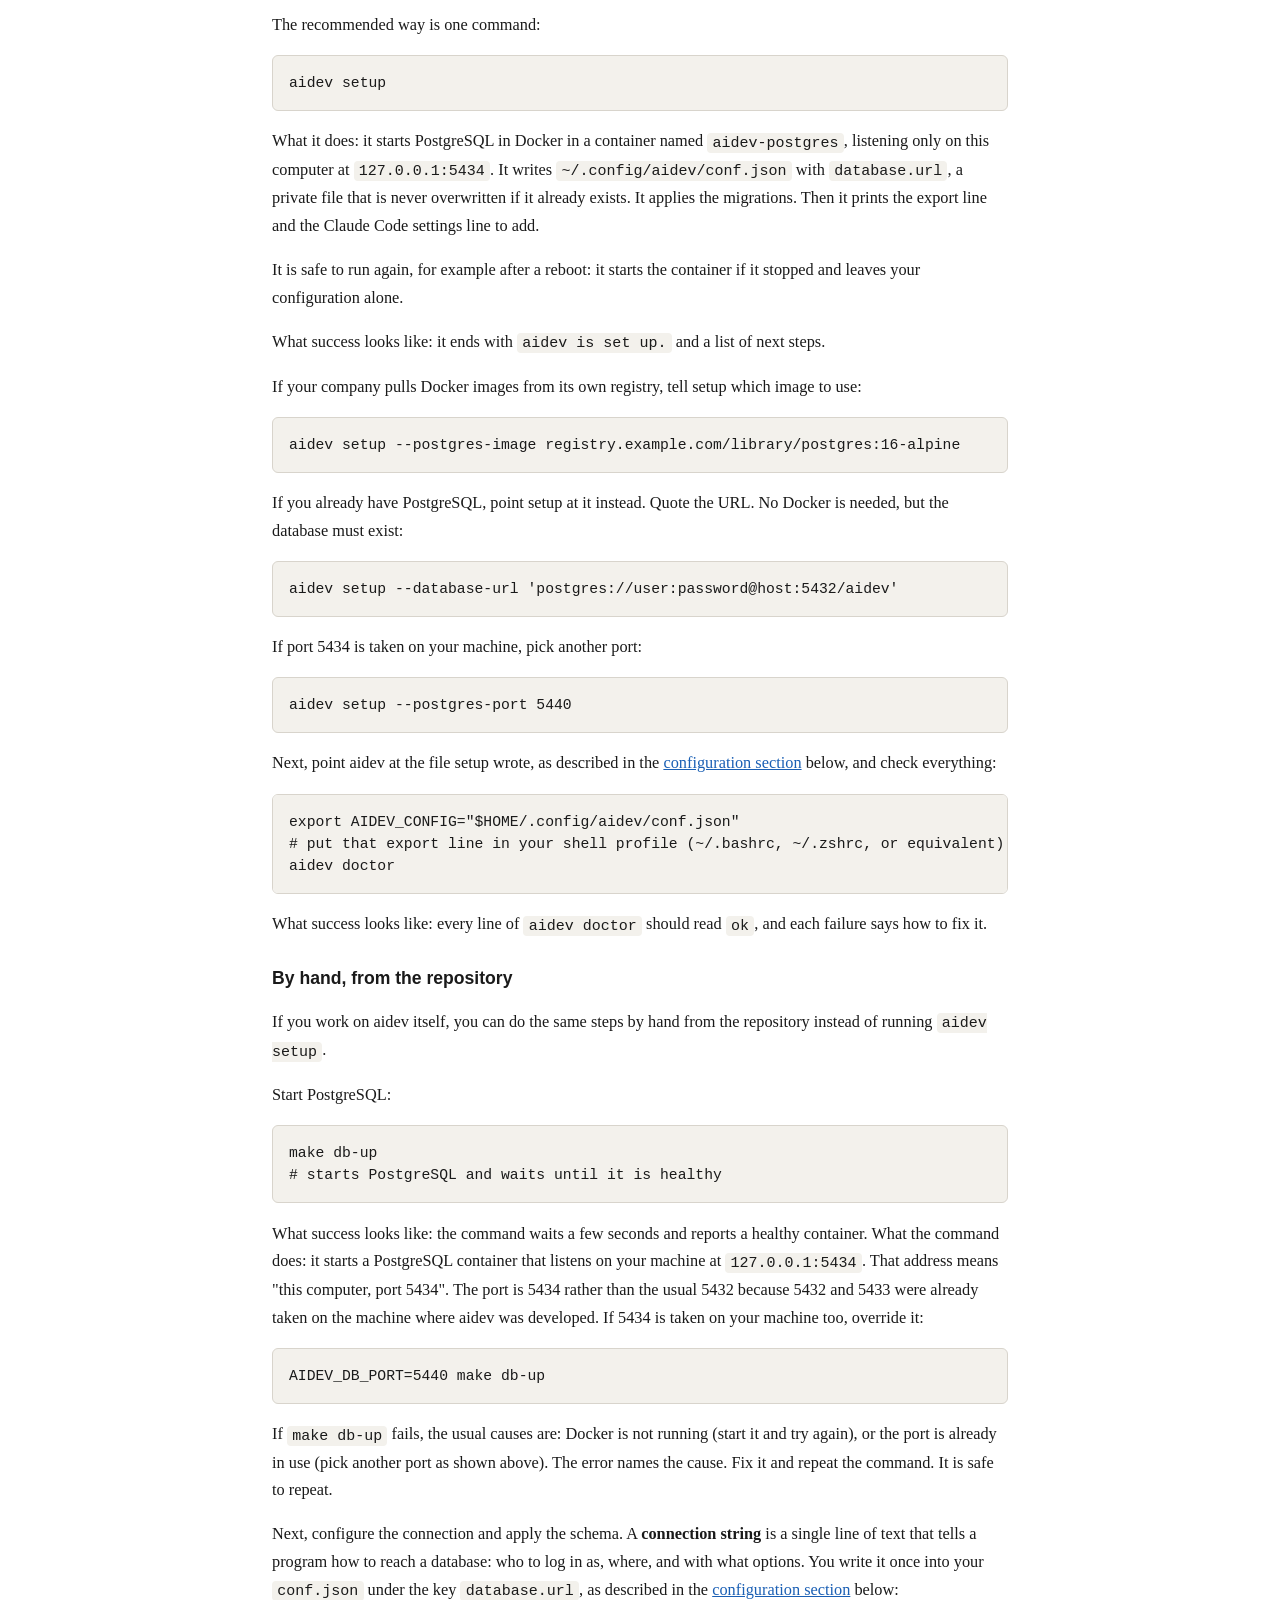
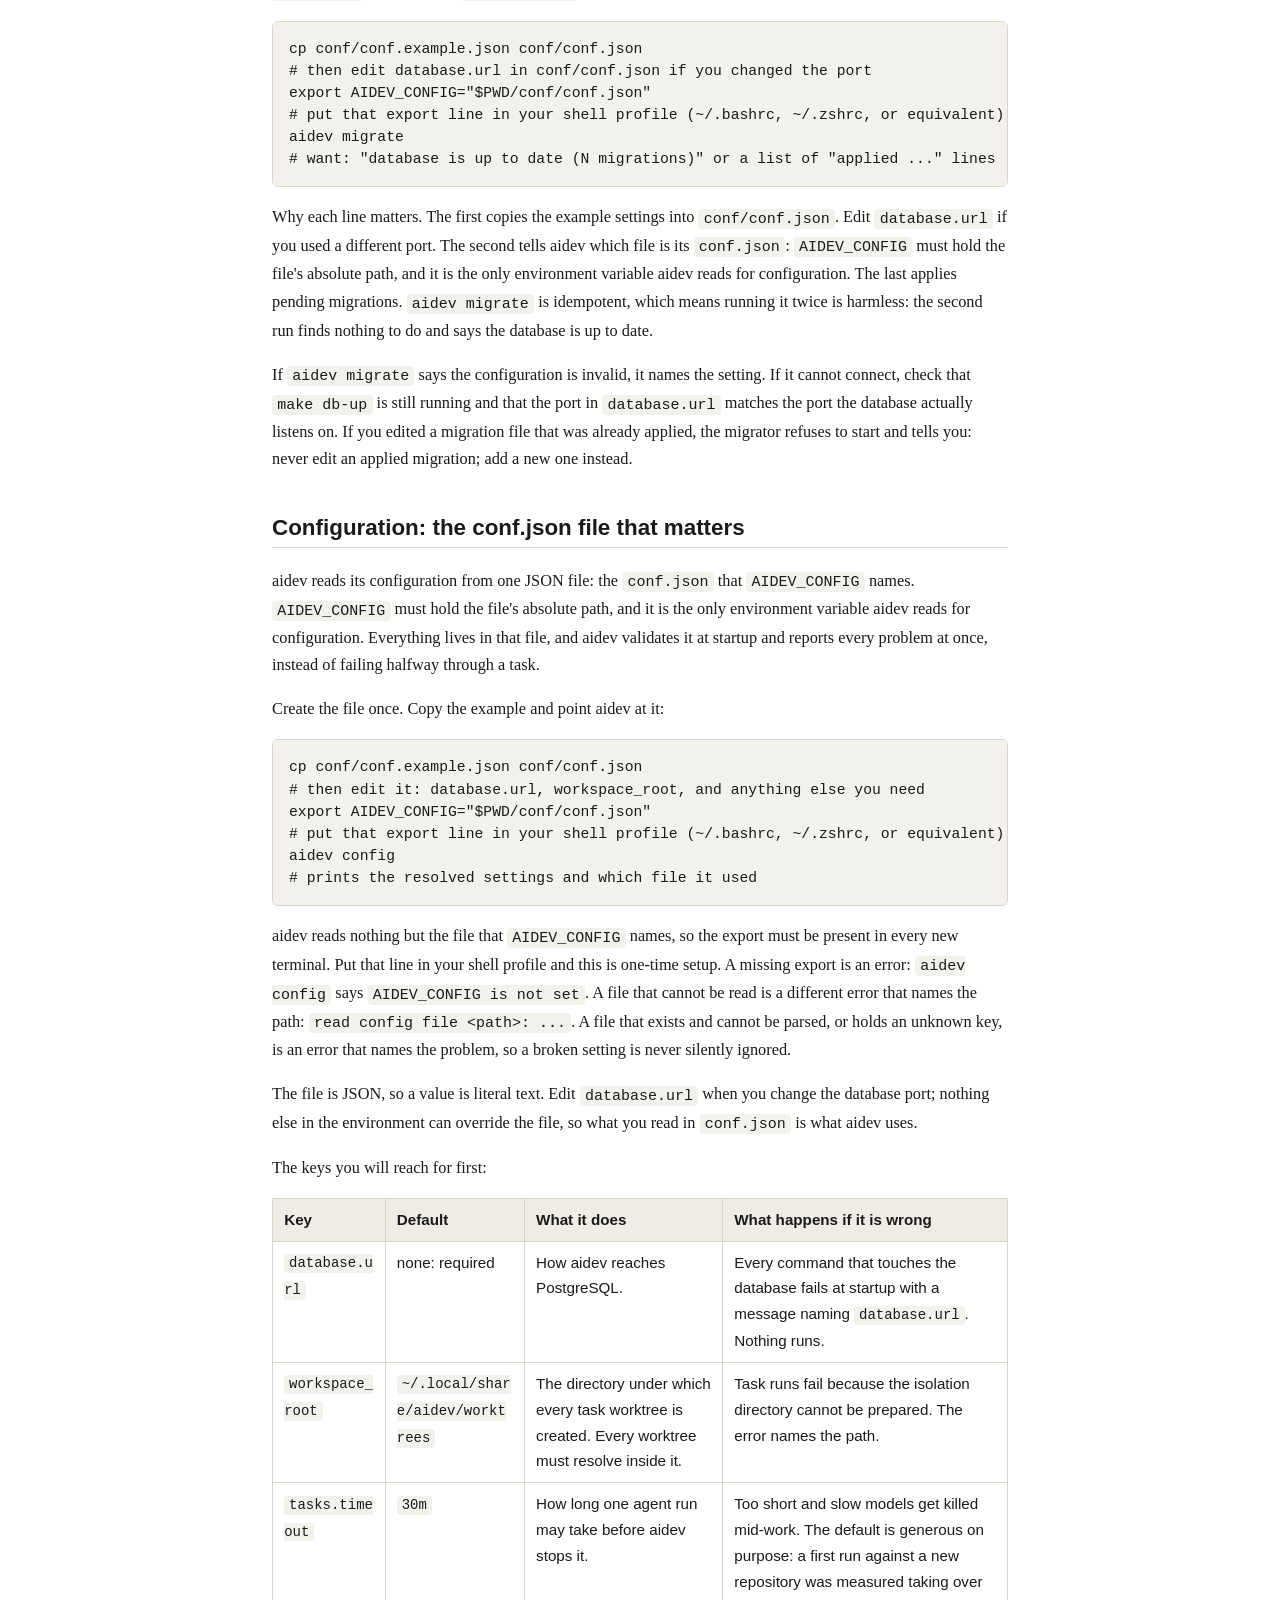
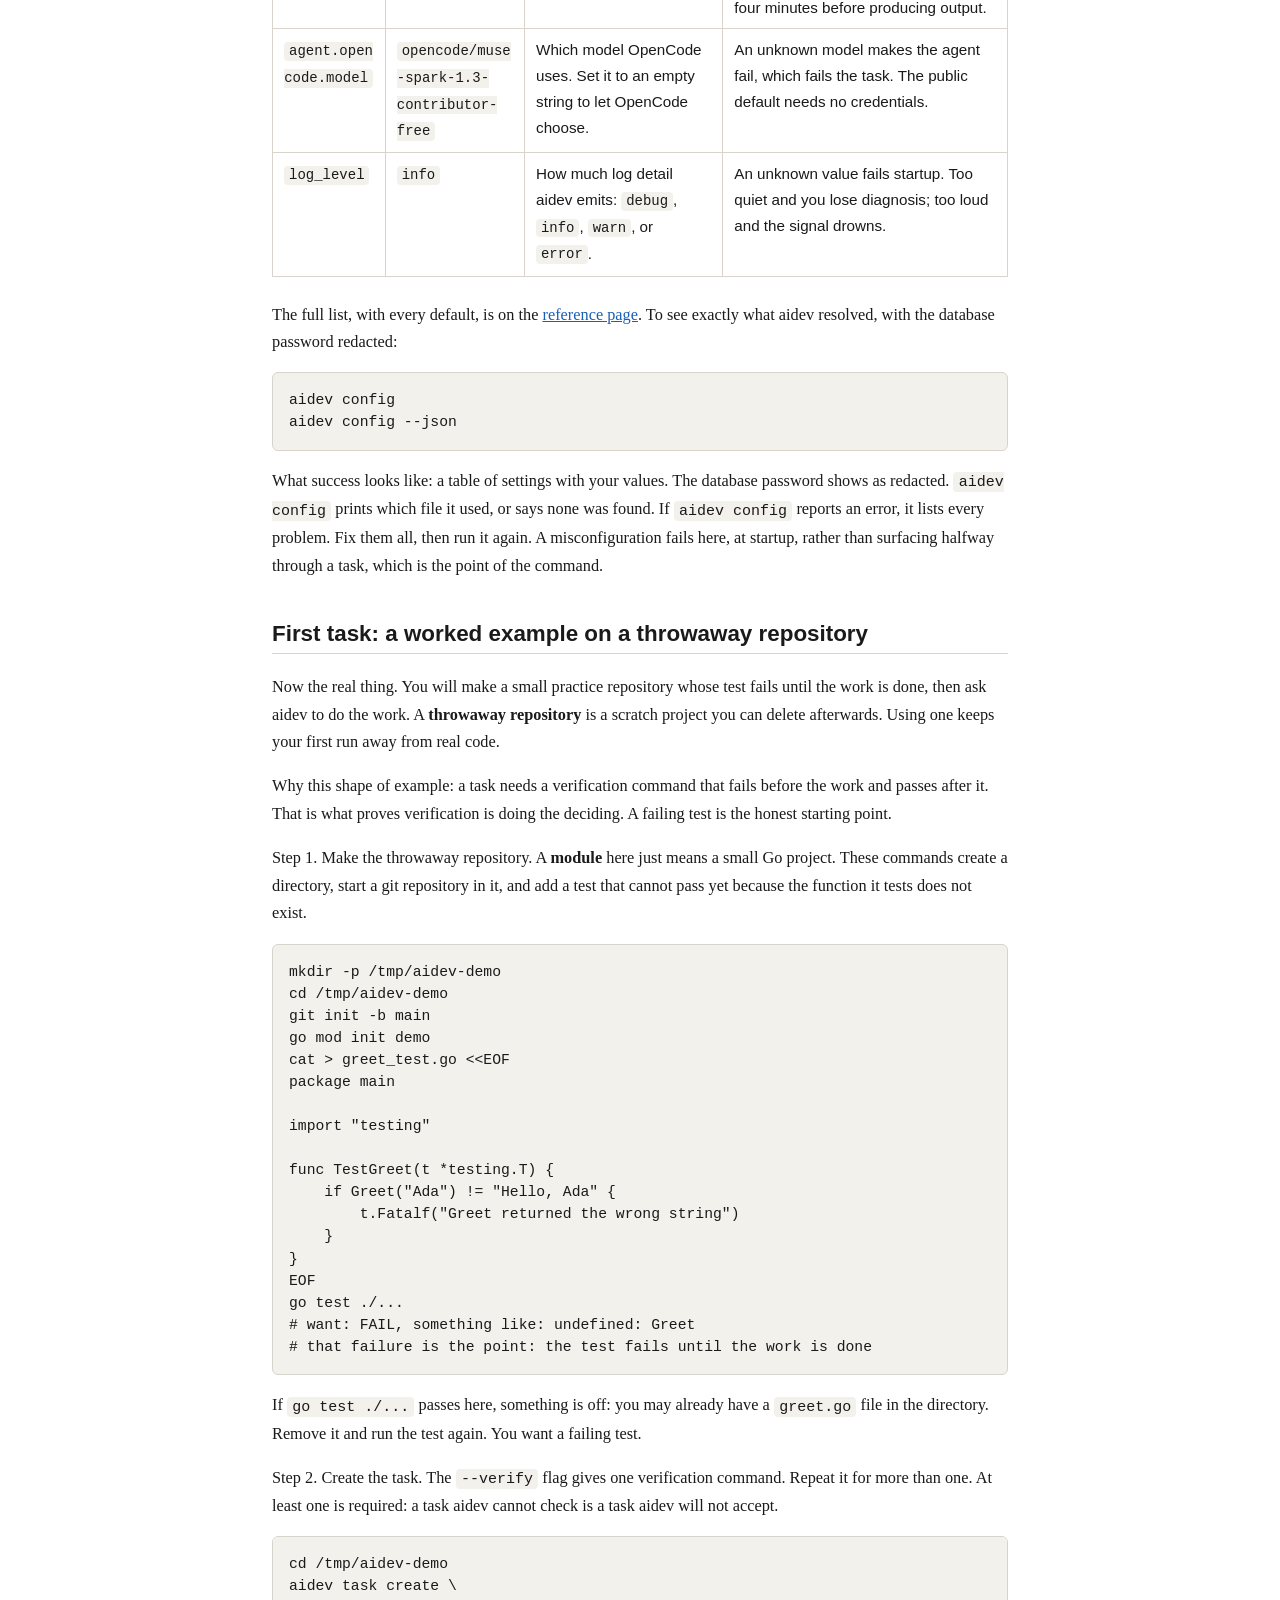
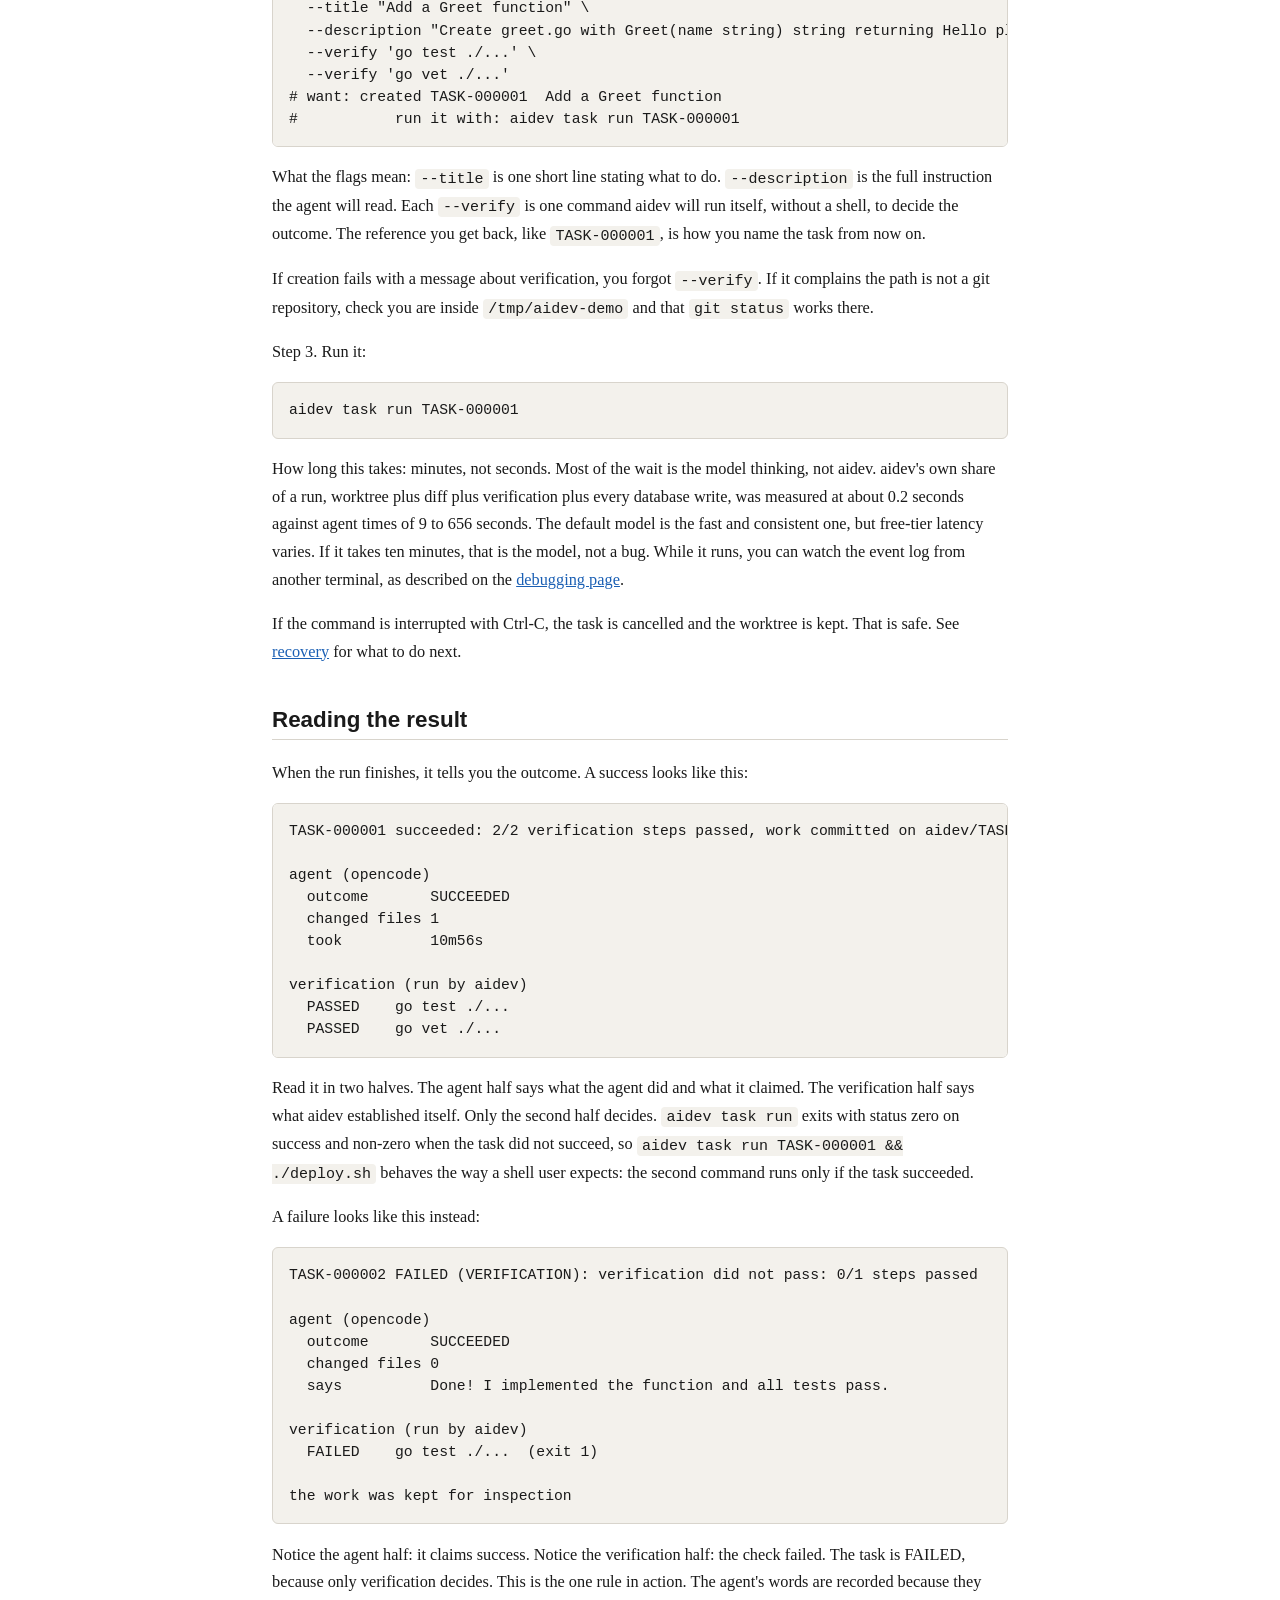
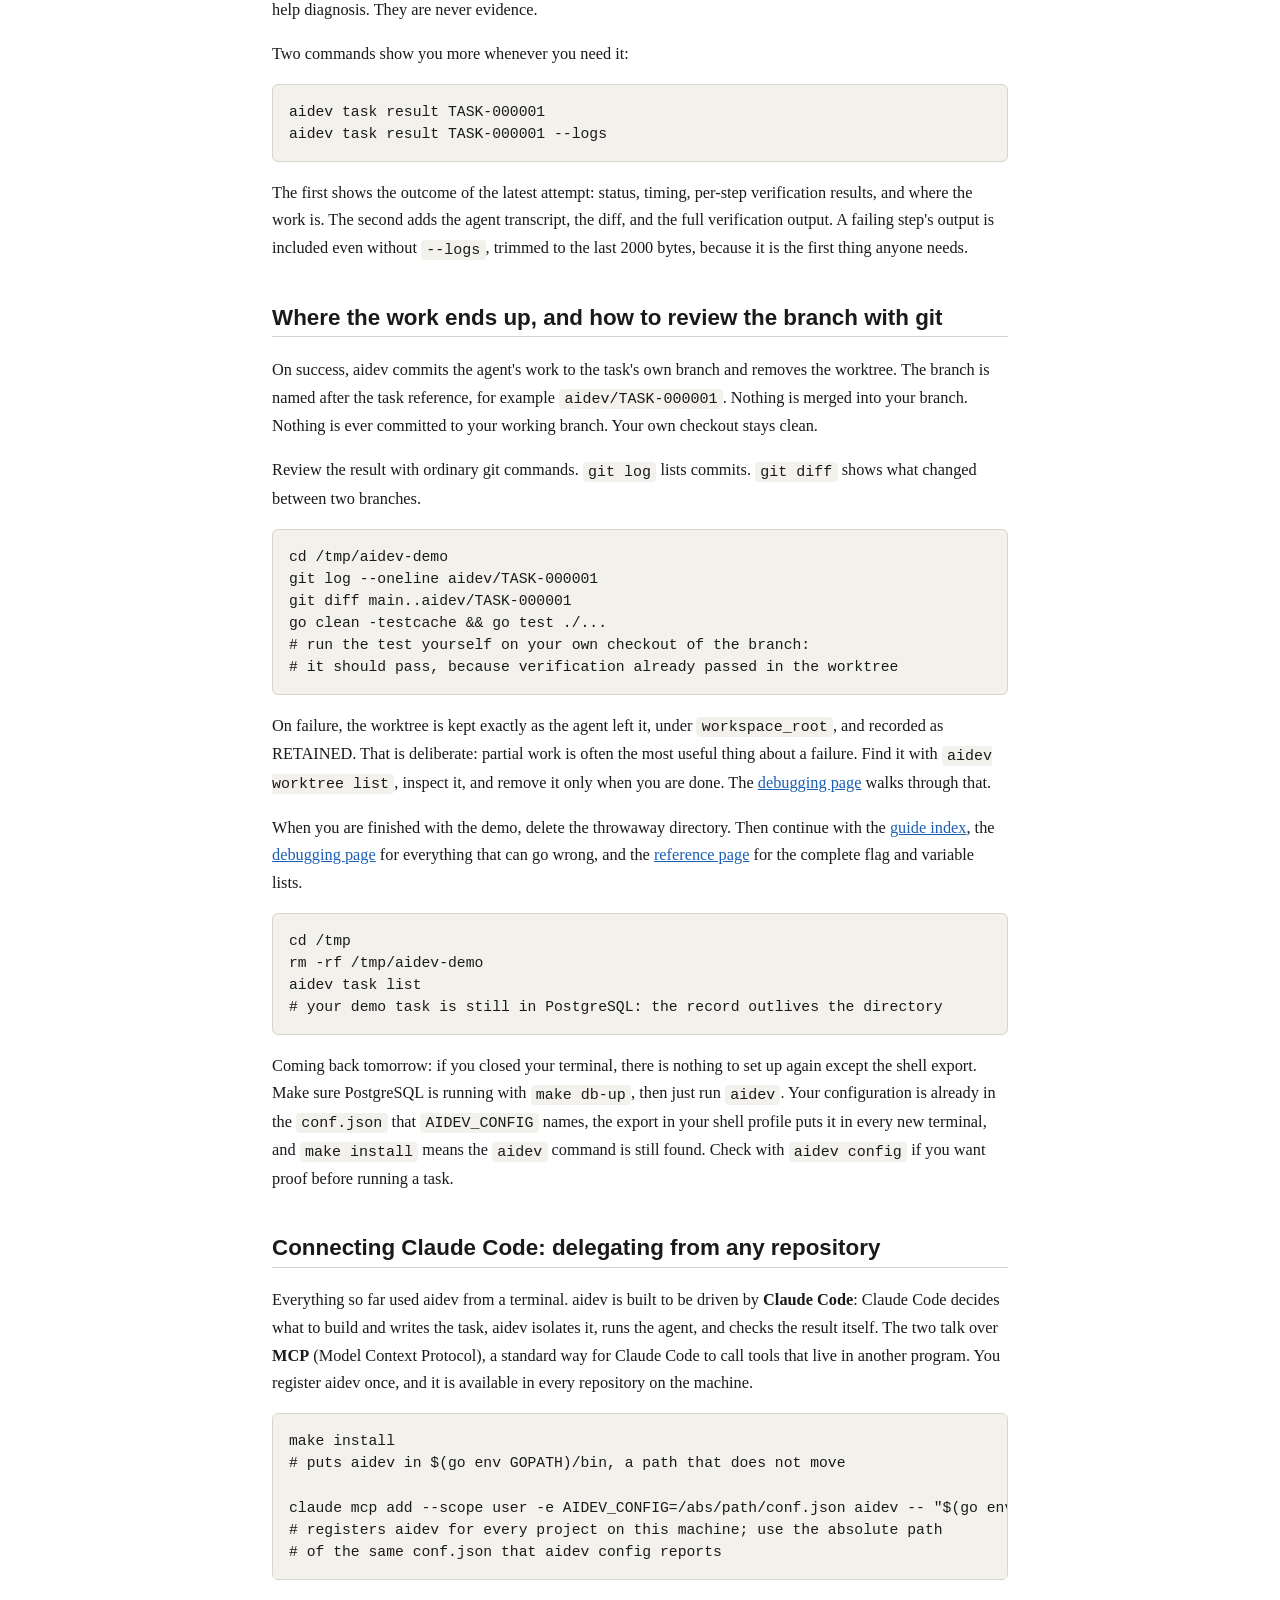
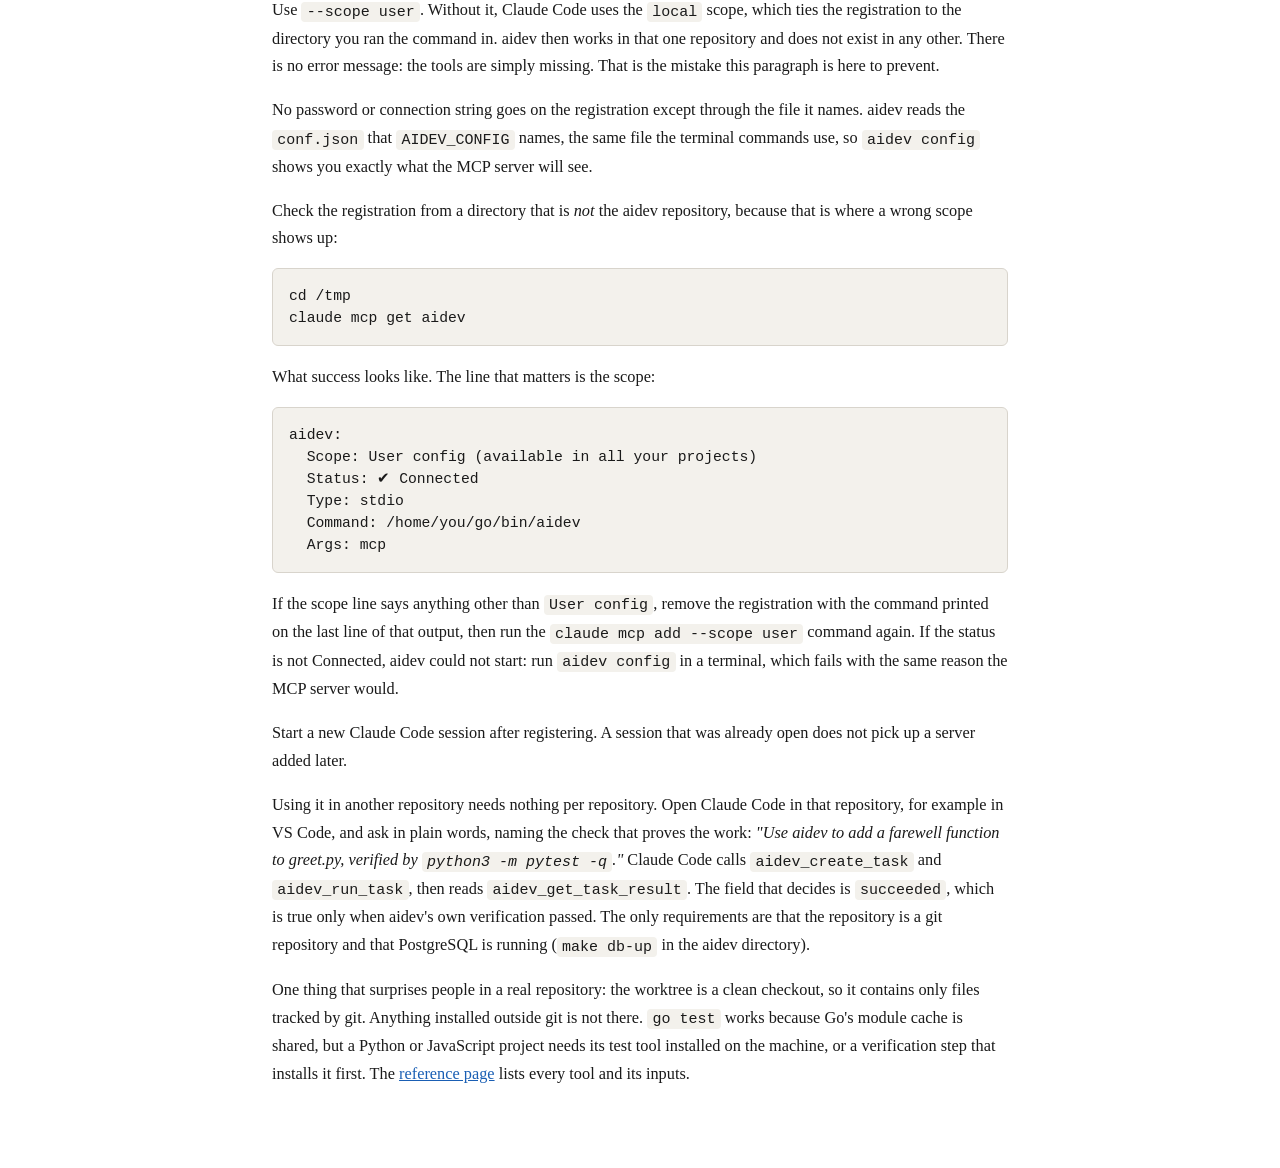
<file: docs/guide/getting-started.html>
<!DOCTYPE html>
<html lang="en">
<head>
<meta charset="utf-8">
<meta name="viewport" content="width=device-width, initial-scale=1">
<title>Getting started with aidev: from nothing to a finished task</title>
<link rel="stylesheet" href="guide.css">
</head>
<body>
<nav class="breadcrumb"><a href="index.html">Guide</a> · <a href="getting-started.html">Getting started</a> · <a href="debugging.html">Debugging</a> · <a href="reference.html">Reference</a></nav>
<nav class="lang-switch"><a href="vi/getting-started.html">Tiếng Việt</a></nav>
<main>
<h1>Getting started: from nothing to a finished task</h1>

<p>This page takes you from an empty machine to a finished task. Follow it in order. Each step shows the full command, what success looks like, and what to do when it fails.</p>

<div class="notice"><strong>Keep the one rule in view:</strong> aidev runs the agent in an isolated git worktree, then runs the task's own verification commands itself, and only those commands can move a task to SUCCEEDED. The agent saying the work is done changes nothing. Everything you do below is preparation for that moment of verification.</div>

<section id="prerequisites">
<h2>Prerequisites: what you need, and how to check each one</h2>

<p>A <strong>prerequisite</strong> is something that must already be installed before you begin. Here each one comes with a check command. Run the check. If the check fails, fix that item before moving on. Do not skip checks: almost every confusing failure later is really a missing prerequisite.</p>

<table>
<tr><th>You need</th><th>Why</th><th>How to check</th><th>If it fails</th></tr>
<tr><td>Go, version 1.25 or newer</td><td>aidev is written in Go, and the MCP library requires a recent Go.</td><td><code>go version</code></td><td>Install Go from your system package manager or the Go website. With Go 1.24 the toolchain downloads a newer one automatically, but that needs network access.</td></tr>
<tr><td>git, version 2.23 or newer</td><td>Every task runs in a git worktree, which is a git feature.</td><td><code>git --version</code></td><td>Install git with your package manager, then run the check again.</td></tr>
<tr><td>Docker with Compose</td><td>PostgreSQL runs in a container for local development.</td><td><code>docker compose version</code></td><td>Install Docker Desktop or the Docker engine plus the compose plugin, then make sure the Docker service is running.</td></tr>
<tr><td>OpenCode, version 1.18 or newer</td><td>OpenCode is the agent that writes the code. You need it to run real tasks.</td><td><code>opencode --version</code></td><td>Install OpenCode and make sure the <code>opencode</code> program is on your <code>PATH</code>, or set <code>agent.opencode.command</code> to its location in <code>conf.json</code> (see <a href="#configuration">configuration</a>). No API key is needed for the public <code>opencode/*</code> models.</td></tr>
</table>

<p>Run all four checks now, in full:</p>

<pre><code>go version
# want: go1.25 or newer, for example: go version go1.26.8 linux/amd64

git --version
# want: git version 2.43.0 or similar (anything 2.23 or newer)

docker compose version
# want: Docker Compose version v5.5.1 or similar

opencode --version
# want: 1.18.30 or similar (anything 1.18 or newer)</code></pre>

<p>A note on words: <code>PATH</code> is the list of directories your shell searches when you type a program name. If a program is "on your PATH", you can run it by name from anywhere. <code>HOME</code> is your home directory. A <strong>container</strong> is a lightweight isolated process managed by Docker; here it just means "PostgreSQL runs inside Docker so you do not have to install it".</p>
</section>

<section id="install">
<h2>Install: one command</h2>

<p>Install aidev with one command:</p>

<pre><code>curl -fsSL https://raw.githubusercontent.com/rgb-vgx/aidev/main/install.sh | sh</code></pre>

<p>It downloads the release for your system (Linux or macOS, amd64 or arm64), checks the download against the release's <code>SHA256SUMS</code> file (a list of fingerprints: a download that does not match is refused, so a damaged or altered file is never installed), and puts <code>aidev</code> into <code>~/.local/bin</code>. It does not need Go.</p>

<p>What success looks like: it prints "Installed aidev v0.1.0 to ..." and the next steps. Check with:</p>

<pre><code>aidev version
# want: aidev v0.1.0 or similar</code></pre>

<p>Being "on the PATH" means this: when you type a program name, your shell searches a list of directories called the PATH until it finds a matching program. The installer puts <code>aidev</code> into <code>~/.local/bin</code>, which is one of those directories on many machines. If it is not on the PATH yet, the installer prints an export PATH line to add to ~/.bashrc or ~/.zshrc, so typing <code>aidev ...</code> works from any directory, in any terminal you open, instead of only from one folder.</p>

<p>To install a specific version:</p>

<pre><code>curl -fsSL https://raw.githubusercontent.com/rgb-vgx/aidev/main/install.sh | AIDEV_VERSION=v0.1.0 sh</code></pre>

<p>To install somewhere else:</p>

<pre><code>curl -fsSL https://raw.githubusercontent.com/rgb-vgx/aidev/main/install.sh | AIDEV_INSTALL_DIR="$HOME/bin" sh</code></pre>

<h3>From source, for working on aidev</h3>

<p>If you want to change aidev itself, build it from source instead.</p>

<pre><code>git clone https://github.com/rgb-vgx/aidev.git
cd aidev
make build
# produces bin/aidev
./bin/aidev version
# want: aidev &lt;version&gt;, for example: aidev dev</code></pre>

<p>What success looks like: the build finishes with no error, and <code>bin/aidev</code> exists. If <code>make build</code> fails, read the error, fix the named problem, and run <code>make build</code> again. It is safe to repeat.</p>

<p>Put <code>aidev</code> on your PATH so every terminal finds it:</p>

<pre><code>make install
# runs: go install ./cmd/aidev</code></pre>

<p>This guide uses <code>aidev</code> from here on. If you did not install it, type <code>./bin/aidev</code> wherever you see <code>aidev</code>.</p>
</section>

<section id="database">
<h2>Database and configuration: one command, <code>aidev setup</code></h2>

<p><strong>PostgreSQL</strong> is the database where aidev keeps everything. A <strong>migration</strong> is a versioned SQL file that creates or changes the database tables. Applying migrations means running those files in order so the database schema matches what the program expects. Migrations are embedded in the aidev program itself, so there is no separate migration tool to install.</p>

<p>The recommended way is one command:</p>

<pre><code>aidev setup</code></pre>

<p>What it does: it starts PostgreSQL in Docker in a container named <code>aidev-postgres</code>, listening only on this computer at <code>127.0.0.1:5434</code>. It writes <code>~/.config/aidev/conf.json</code> with <code>database.url</code>, a private file that is never overwritten if it already exists. It applies the migrations. Then it prints the export line and the Claude Code settings line to add.</p>

<p>It is safe to run again, for example after a reboot: it starts the container if it stopped and leaves your configuration alone.</p>

<p>What success looks like: it ends with <code>aidev is set up.</code> and a list of next steps.</p>

<p>If your company pulls Docker images from its own registry, tell setup which image to use:</p>

<pre><code>aidev setup --postgres-image registry.example.com/library/postgres:16-alpine</code></pre>

<p>If you already have PostgreSQL, point setup at it instead. Quote the URL. No Docker is needed, but the database must exist:</p>

<pre><code>aidev setup --database-url 'postgres://user:password@host:5432/aidev'</code></pre>

<p>If port 5434 is taken on your machine, pick another port:</p>

<pre><code>aidev setup --postgres-port 5440</code></pre>

<p>Next, point aidev at the file setup wrote, as described in the <a href="#configuration">configuration section</a> below, and check everything:</p>

<pre><code>export AIDEV_CONFIG="$HOME/.config/aidev/conf.json"
# put that export line in your shell profile (~/.bashrc, ~/.zshrc, or equivalent)
aidev doctor</code></pre>

<p>What success looks like: every line of <code>aidev doctor</code> should read <code>ok</code>, and each failure says how to fix it.</p>

<h3>By hand, from the repository</h3>

<p>If you work on aidev itself, you can do the same steps by hand from the repository instead of running <code>aidev setup</code>.</p>

<p>Start PostgreSQL:</p>

<pre><code>make db-up
# starts PostgreSQL and waits until it is healthy</code></pre>

<p>What success looks like: the command waits a few seconds and reports a healthy container. What the command does: it starts a PostgreSQL container that listens on your machine at <code>127.0.0.1:5434</code>. That address means "this computer, port 5434". The port is 5434 rather than the usual 5432 because 5432 and 5433 were already taken on the machine where aidev was developed. If 5434 is taken on your machine too, override it:</p>

<pre><code>AIDEV_DB_PORT=5440 make db-up</code></pre>

<p>If <code>make db-up</code> fails, the usual causes are: Docker is not running (start it and try again), or the port is already in use (pick another port as shown above). The error names the cause. Fix it and repeat the command. It is safe to repeat.</p>

<p>Next, configure the connection and apply the schema. A <strong>connection string</strong> is a single line of text that tells a program how to reach a database: who to log in as, where, and with what options. You write it once into your <code>conf.json</code> under the key <code>database.url</code>, as described in the <a href="#configuration">configuration section</a> below:</p>

<pre><code>cp conf/conf.example.json conf/conf.json
# then edit database.url in conf/conf.json if you changed the port
export AIDEV_CONFIG="$PWD/conf/conf.json"
# put that export line in your shell profile (~/.bashrc, ~/.zshrc, or equivalent)
aidev migrate
# want: "database is up to date (N migrations)" or a list of "applied ..." lines</code></pre>

<p>Why each line matters. The first copies the example settings into <code>conf/conf.json</code>. Edit <code>database.url</code> if you used a different port. The second tells aidev which file is its <code>conf.json</code>: <code>AIDEV_CONFIG</code> must hold the file's absolute path, and it is the only environment variable aidev reads for configuration. The last applies pending migrations. <code>aidev migrate</code> is idempotent, which means running it twice is harmless: the second run finds nothing to do and says the database is up to date.</p>

<p>If <code>aidev migrate</code> says the configuration is invalid, it names the setting. If it cannot connect, check that <code>make db-up</code> is still running and that the port in <code>database.url</code> matches the port the database actually listens on. If you edited a migration file that was already applied, the migrator refuses to start and tells you: never edit an applied migration; add a new one instead.</p>
</section>

<section id="configuration">
<h2>Configuration: the conf.json file that matters</h2>

<p>aidev reads its configuration from one JSON file: the <code>conf.json</code> that <code>AIDEV_CONFIG</code> names. <code>AIDEV_CONFIG</code> must hold the file's absolute path, and it is the only environment variable aidev reads for configuration. Everything lives in that file, and aidev validates it at startup and reports every problem at once, instead of failing halfway through a task.</p>

<p>Create the file once. Copy the example and point aidev at it:</p>

<pre><code>cp conf/conf.example.json conf/conf.json
# then edit it: database.url, workspace_root, and anything else you need
export AIDEV_CONFIG="$PWD/conf/conf.json"
# put that export line in your shell profile (~/.bashrc, ~/.zshrc, or equivalent)
aidev config
# prints the resolved settings and which file it used</code></pre>

<p>aidev reads nothing but the file that <code>AIDEV_CONFIG</code> names, so the export must be present in every new terminal. Put that line in your shell profile and this is one-time setup. A missing export is an error: <code>aidev config</code> says <code>AIDEV_CONFIG is not set</code>. A file that cannot be read is a different error that names the path: <code>read config file &lt;path&gt;: ...</code>. A file that exists and cannot be parsed, or holds an unknown key, is an error that names the problem, so a broken setting is never silently ignored.</p>

<p>The file is JSON, so a value is literal text. Edit <code>database.url</code> when you change the database port; nothing else in the environment can override the file, so what you read in <code>conf.json</code> is what aidev uses.</p>

<p>The keys you will reach for first:</p>

<table>
<tr><th>Key</th><th>Default</th><th>What it does</th><th>What happens if it is wrong</th></tr>
<tr><td><code>database.url</code></td><td>none: required</td><td>How aidev reaches PostgreSQL.</td><td>Every command that touches the database fails at startup with a message naming <code>database.url</code>. Nothing runs.</td></tr>
<tr><td><code>workspace_root</code></td><td><code>~/.local/share/aidev/worktrees</code></td><td>The directory under which every task worktree is created. Every worktree must resolve inside it.</td><td>Task runs fail because the isolation directory cannot be prepared. The error names the path.</td></tr>
<tr><td><code>tasks.timeout</code></td><td><code>30m</code></td><td>How long one agent run may take before aidev stops it.</td><td>Too short and slow models get killed mid-work. The default is generous on purpose: a first run against a new repository was measured taking over four minutes before producing output.</td></tr>
<tr><td><code>agent.opencode.model</code></td><td><code>opencode/muse-spark-1.3-contributor-free</code></td><td>Which model OpenCode uses. Set it to an empty string to let OpenCode choose.</td><td>An unknown model makes the agent fail, which fails the task. The public default needs no credentials.</td></tr>
<tr><td><code>log_level</code></td><td><code>info</code></td><td>How much log detail aidev emits: <code>debug</code>, <code>info</code>, <code>warn</code>, or <code>error</code>.</td><td>An unknown value fails startup. Too quiet and you lose diagnosis; too loud and the signal drowns.</td></tr>
</table>

<p>The full list, with every default, is on the <a href="reference.html#configuration">reference page</a>. To see exactly what aidev resolved, with the database password redacted:</p>

<pre><code>aidev config
aidev config --json</code></pre>

<p>What success looks like: a table of settings with your values. The database password shows as redacted. <code>aidev config</code> prints which file it used, or says none was found. If <code>aidev config</code> reports an error, it lists every problem. Fix them all, then run it again. A misconfiguration fails here, at startup, rather than surfacing halfway through a task, which is the point of the command.</p>
</section>

<section id="first-task">
<h2>First task: a worked example on a throwaway repository</h2>

<p>Now the real thing. You will make a small practice repository whose test fails until the work is done, then ask aidev to do the work. A <strong>throwaway repository</strong> is a scratch project you can delete afterwards. Using one keeps your first run away from real code.</p>

<p>Why this shape of example: a task needs a verification command that fails before the work and passes after it. That is what proves verification is doing the deciding. A failing test is the honest starting point.</p>

<p>Step 1. Make the throwaway repository. A <strong>module</strong> here just means a small Go project. These commands create a directory, start a git repository in it, and add a test that cannot pass yet because the function it tests does not exist.</p>

<pre><code>mkdir -p /tmp/aidev-demo
cd /tmp/aidev-demo
git init -b main
go mod init demo
cat &gt; greet_test.go &lt;&lt;EOF
package main

import "testing"

func TestGreet(t *testing.T) {
    if Greet("Ada") != "Hello, Ada" {
        t.Fatalf("Greet returned the wrong string")
    }
}
EOF
go test ./...
# want: FAIL, something like: undefined: Greet
# that failure is the point: the test fails until the work is done</code></pre>

<p>If <code>go test ./...</code> passes here, something is off: you may already have a <code>greet.go</code> file in the directory. Remove it and run the test again. You want a failing test.</p>

<p>Step 2. Create the task. The <code>--verify</code> flag gives one verification command. Repeat it for more than one. At least one is required: a task aidev cannot check is a task aidev will not accept.</p>

<pre><code>cd /tmp/aidev-demo
aidev task create \
  --title "Add a Greet function" \
  --description "Create greet.go with Greet(name string) string returning Hello plus name" \
  --verify 'go test ./...' \
  --verify 'go vet ./...'
# want: created TASK-000001  Add a Greet function
#           run it with: aidev task run TASK-000001</code></pre>

<p>What the flags mean: <code>--title</code> is one short line stating what to do. <code>--description</code> is the full instruction the agent will read. Each <code>--verify</code> is one command aidev will run itself, without a shell, to decide the outcome. The reference you get back, like <code>TASK-000001</code>, is how you name the task from now on.</p>

<p>If creation fails with a message about verification, you forgot <code>--verify</code>. If it complains the path is not a git repository, check you are inside <code>/tmp/aidev-demo</code> and that <code>git status</code> works there.</p>

<p>Step 3. Run it:</p>

<pre><code>aidev task run TASK-000001</code></pre>

<p>How long this takes: minutes, not seconds. Most of the wait is the model thinking, not aidev. aidev's own share of a run, worktree plus diff plus verification plus every database write, was measured at about 0.2 seconds against agent times of 9 to 656 seconds. The default model is the fast and consistent one, but free-tier latency varies. If it takes ten minutes, that is the model, not a bug. While it runs, you can watch the event log from another terminal, as described on the <a href="debugging.html#events">debugging page</a>.</p>

<p>If the command is interrupted with Ctrl-C, the task is cancelled and the worktree is kept. That is safe. See <a href="debugging.html#recovery">recovery</a> for what to do next.</p>
</section>

<section id="reading-the-result">
<h2>Reading the result</h2>

<p>When the run finishes, it tells you the outcome. A success looks like this:</p>

<pre><code>TASK-000001 succeeded: 2/2 verification steps passed, work committed on aidev/TASK-000001

agent (opencode)
  outcome       SUCCEEDED
  changed files 1
  took          10m56s

verification (run by aidev)
  PASSED    go test ./...
  PASSED    go vet ./...</code></pre>

<p>Read it in two halves. The agent half says what the agent did and what it claimed. The verification half says what aidev established itself. Only the second half decides. <code>aidev task run</code> exits with status zero on success and non-zero when the task did not succeed, so <code>aidev task run TASK-000001 &amp;&amp; ./deploy.sh</code> behaves the way a shell user expects: the second command runs only if the task succeeded.</p>

<p>A failure looks like this instead:</p>

<pre><code>TASK-000002 FAILED (VERIFICATION): verification did not pass: 0/1 steps passed

agent (opencode)
  outcome       SUCCEEDED
  changed files 0
  says          Done! I implemented the function and all tests pass.

verification (run by aidev)
  FAILED    go test ./...  (exit 1)

the work was kept for inspection</code></pre>

<p>Notice the agent half: it claims success. Notice the verification half: the check failed. The task is FAILED, because only verification decides. This is the one rule in action. The agent's words are recorded because they help diagnosis. They are never evidence.</p>

<p>Two commands show you more whenever you need it:</p>

<pre><code>aidev task result TASK-000001
aidev task result TASK-000001 --logs</code></pre>

<p>The first shows the outcome of the latest attempt: status, timing, per-step verification results, and where the work is. The second adds the agent transcript, the diff, and the full verification output. A failing step's output is included even without <code>--logs</code>, trimmed to the last 2000 bytes, because it is the first thing anyone needs.</p>
</section>

<section id="where-the-work-is">
<h2>Where the work ends up, and how to review the branch with git</h2>

<p>On success, aidev commits the agent's work to the task's own branch and removes the worktree. The branch is named after the task reference, for example <code>aidev/TASK-000001</code>. Nothing is merged into your branch. Nothing is ever committed to your working branch. Your own checkout stays clean.</p>

<p>Review the result with ordinary git commands. <code>git log</code> lists commits. <code>git diff</code> shows what changed between two branches.</p>

<pre><code>cd /tmp/aidev-demo
git log --oneline aidev/TASK-000001
git diff main..aidev/TASK-000001
go clean -testcache &amp;&amp; go test ./...
# run the test yourself on your own checkout of the branch:
# it should pass, because verification already passed in the worktree</code></pre>

<p>On failure, the worktree is kept exactly as the agent left it, under <code>workspace_root</code>, and recorded as RETAINED. That is deliberate: partial work is often the most useful thing about a failure. Find it with <code>aidev worktree list</code>, inspect it, and remove it only when you are done. The <a href="debugging.html#worktrees">debugging page</a> walks through that.</p>

<p>When you are finished with the demo, delete the throwaway directory. Then continue with the <a href="index.html">guide index</a>, the <a href="debugging.html">debugging page</a> for everything that can go wrong, and the <a href="reference.html">reference page</a> for the complete flag and variable lists.</p>

<pre><code>cd /tmp
rm -rf /tmp/aidev-demo
aidev task list
# your demo task is still in PostgreSQL: the record outlives the directory</code></pre>

<p>Coming back tomorrow: if you closed your terminal, there is nothing to set up again except the shell export. Make sure PostgreSQL is running with <code>make db-up</code>, then just run <code>aidev</code>. Your configuration is already in the <code>conf.json</code> that <code>AIDEV_CONFIG</code> names, the export in your shell profile puts it in every new terminal, and <code>make install</code> means the <code>aidev</code> command is still found. Check with <code>aidev config</code> if you want proof before running a task.</p>
</section>
<section id="claude-code">
<h2>Connecting Claude Code: delegating from any repository</h2>

<p>Everything so far used aidev from a terminal. aidev is built to be driven by <strong>Claude Code</strong>: Claude Code decides what to build and writes the task, aidev isolates it, runs the agent, and checks the result itself. The two talk over <strong>MCP</strong> (Model Context Protocol), a standard way for Claude Code to call tools that live in another program. You register aidev once, and it is available in every repository on the machine.</p>

<pre><code>make install
# puts aidev in $(go env GOPATH)/bin, a path that does not move

claude mcp add --scope user -e AIDEV_CONFIG=/abs/path/conf.json aidev -- "$(go env GOPATH)/bin/aidev" mcp
# registers aidev for every project on this machine; use the absolute path
# of the same conf.json that aidev config reports</code></pre>

<p>Use <code>--scope user</code>. Without it, Claude Code uses the <code>local</code> scope, which ties the registration to the directory you ran the command in. aidev then works in that one repository and does not exist in any other. There is no error message: the tools are simply missing. That is the mistake this paragraph is here to prevent.</p>

<p>No password or connection string goes on the registration except through the file it names. aidev reads the <code>conf.json</code> that <code>AIDEV_CONFIG</code> names, the same file the terminal commands use, so <code>aidev config</code> shows you exactly what the MCP server will see.</p>

<p>Check the registration from a directory that is <em>not</em> the aidev repository, because that is where a wrong scope shows up:</p>

<pre><code>cd /tmp
claude mcp get aidev</code></pre>

<p>What success looks like. The line that matters is the scope:</p>

<pre><code>aidev:
  Scope: User config (available in all your projects)
  Status: ✔ Connected
  Type: stdio
  Command: /home/you/go/bin/aidev
  Args: mcp</code></pre>

<p>If the scope line says anything other than <code>User config</code>, remove the registration with the command printed on the last line of that output, then run the <code>claude mcp add --scope user</code> command again. If the status is not Connected, aidev could not start: run <code>aidev config</code> in a terminal, which fails with the same reason the MCP server would.</p>

<p>Start a new Claude Code session after registering. A session that was already open does not pick up a server added later.</p>

<p>Using it in another repository needs nothing per repository. Open Claude Code in that repository, for example in VS Code, and ask in plain words, naming the check that proves the work: <em>"Use aidev to add a farewell function to greet.py, verified by <code>python3 -m pytest -q</code>."</em> Claude Code calls <code>aidev_create_task</code> and <code>aidev_run_task</code>, then reads <code>aidev_get_task_result</code>. The field that decides is <code>succeeded</code>, which is true only when aidev's own verification passed. The only requirements are that the repository is a git repository and that PostgreSQL is running (<code>make db-up</code> in the aidev directory).</p>

<p>One thing that surprises people in a real repository: the worktree is a clean checkout, so it contains only files tracked by git. Anything installed outside git is not there. <code>go test</code> works because Go's module cache is shared, but a Python or JavaScript project needs its test tool installed on the machine, or a verification step that installs it first. The <a href="reference.html#mcp-tools">reference page</a> lists every tool and its inputs.</p>
</section>
</main>
</body>
</html>
</file>
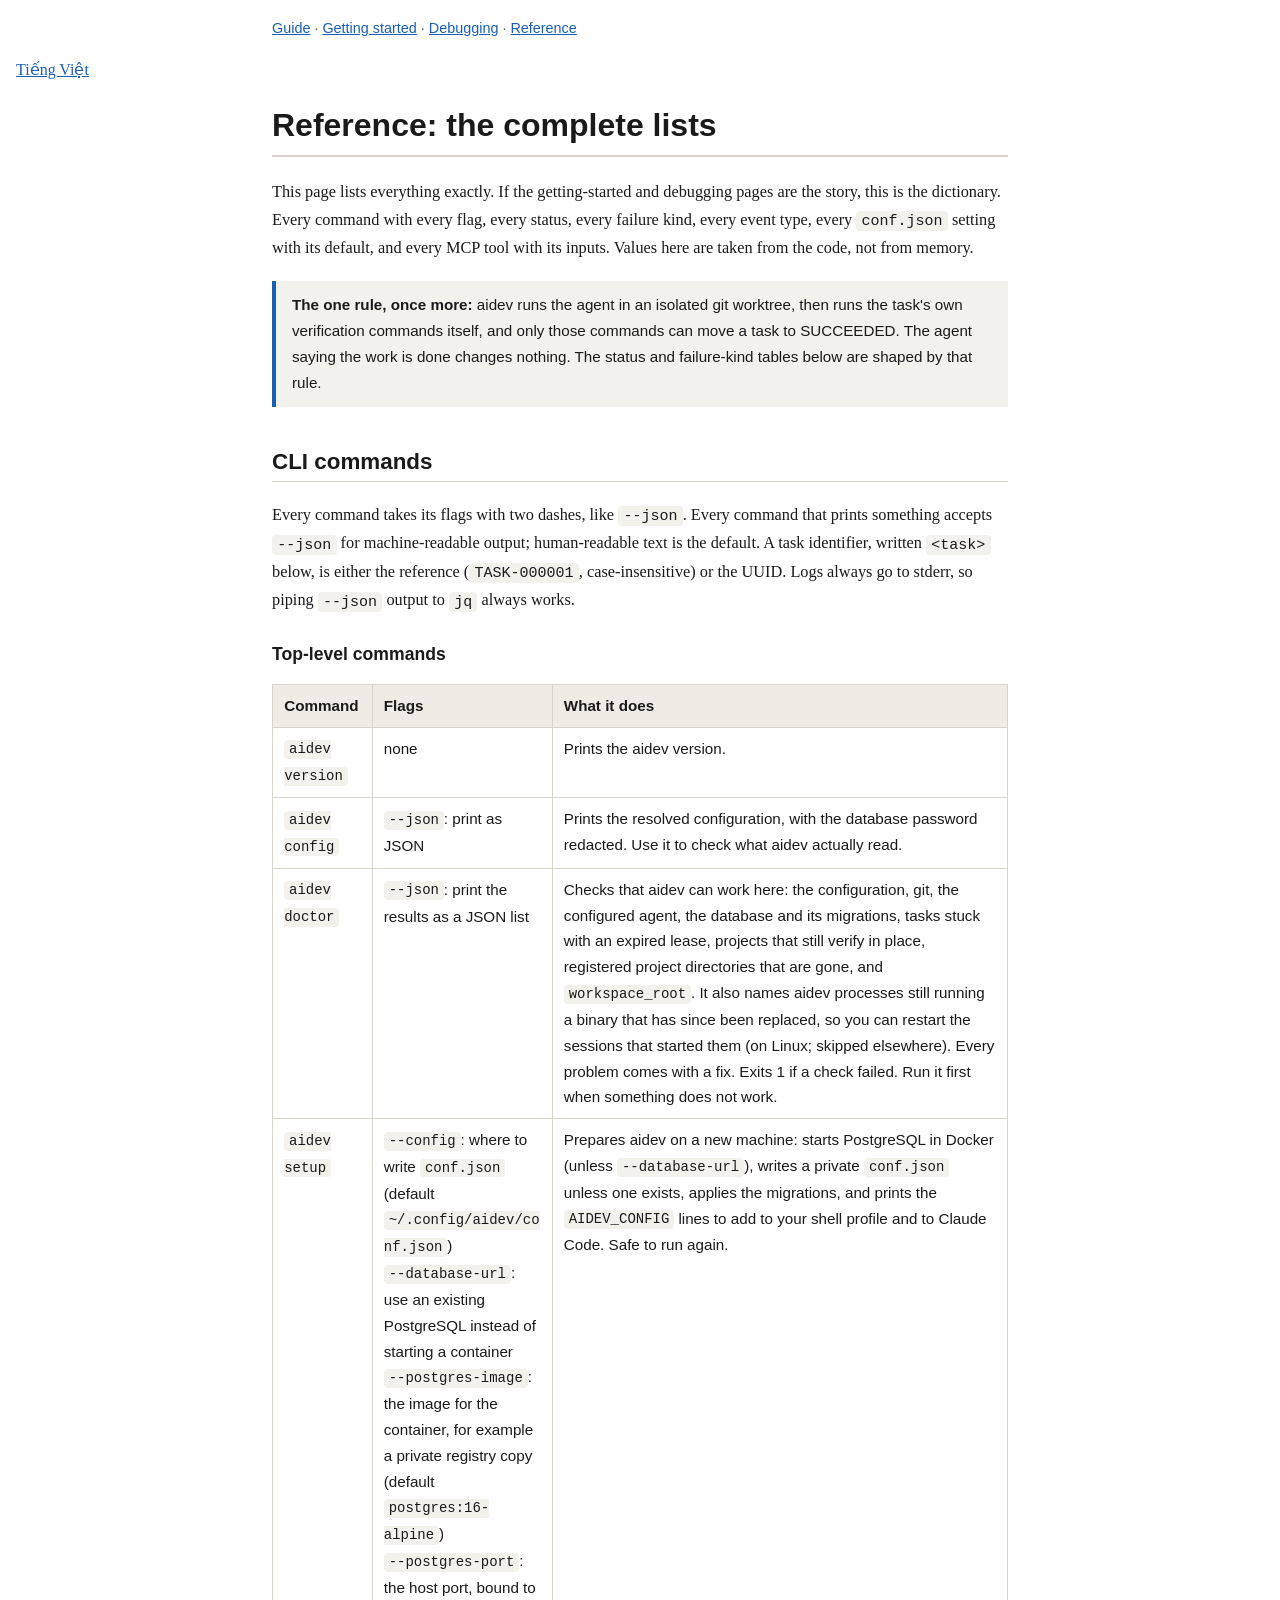
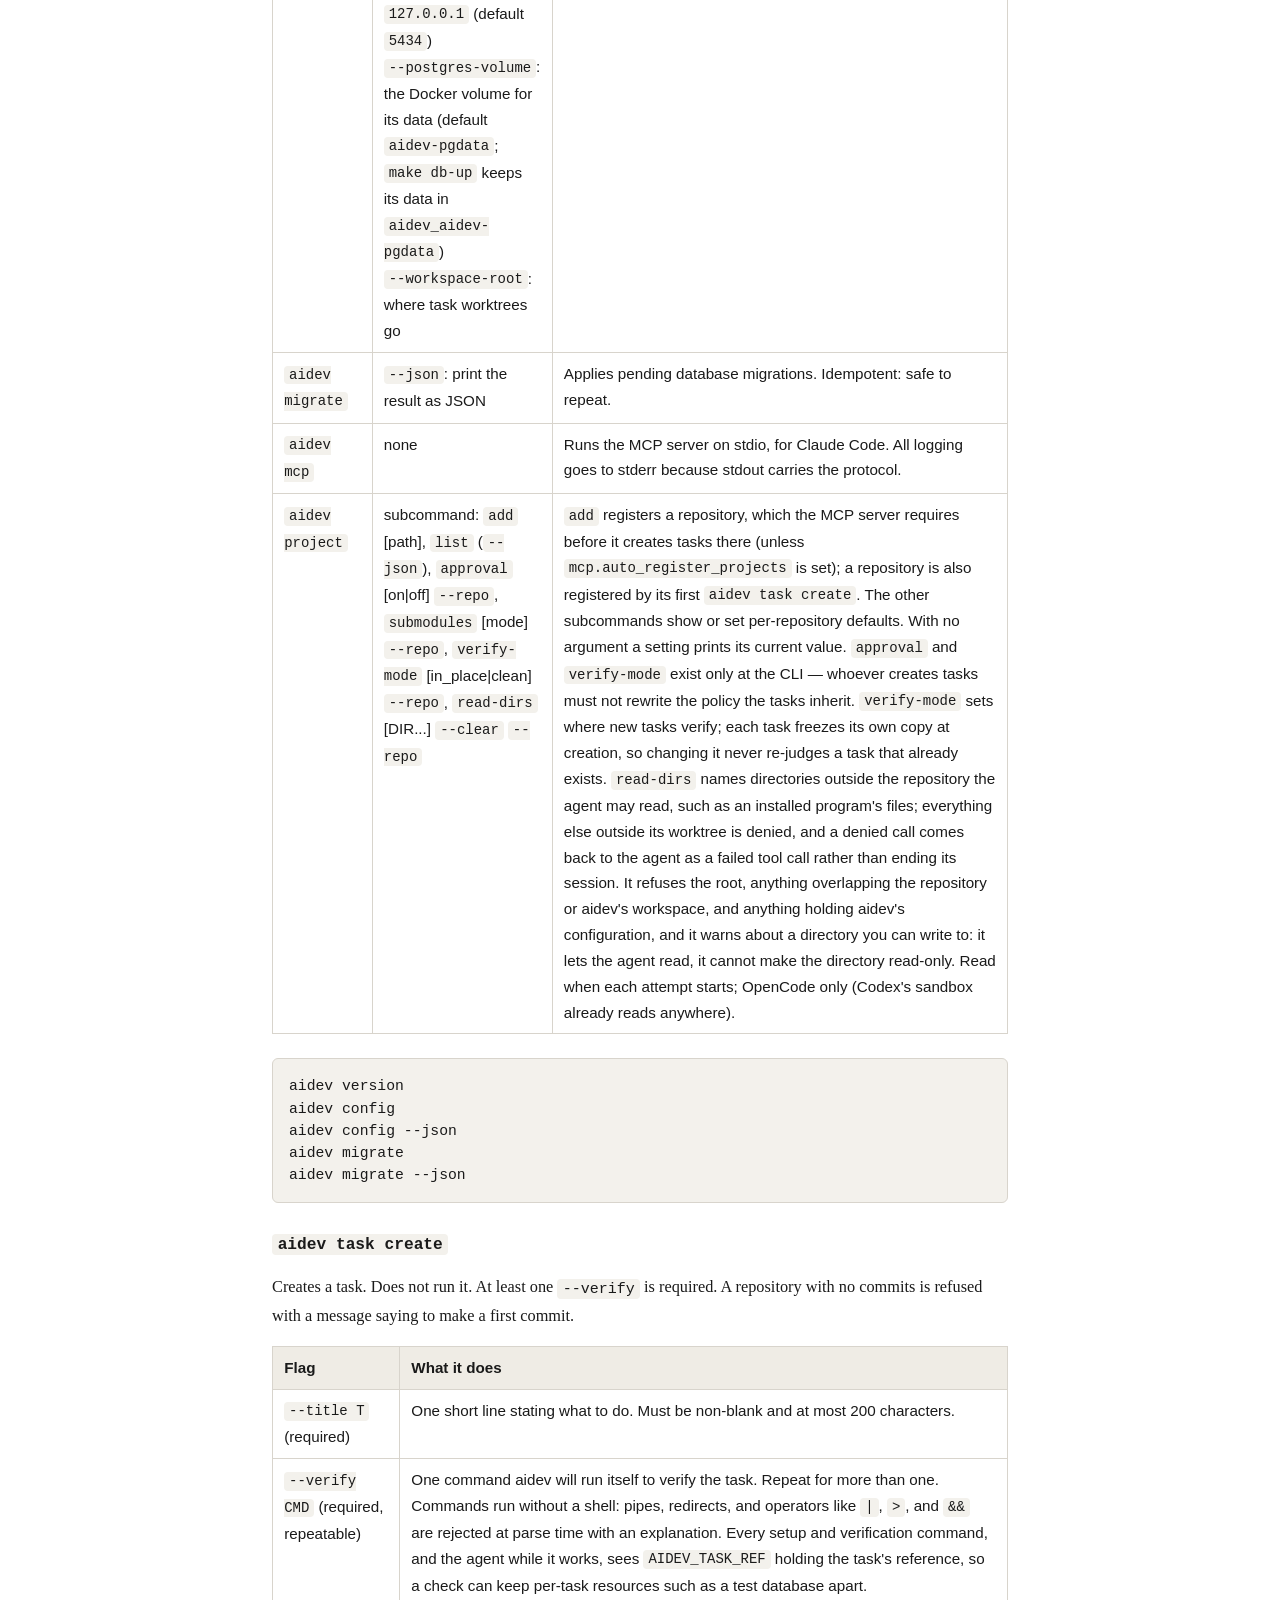
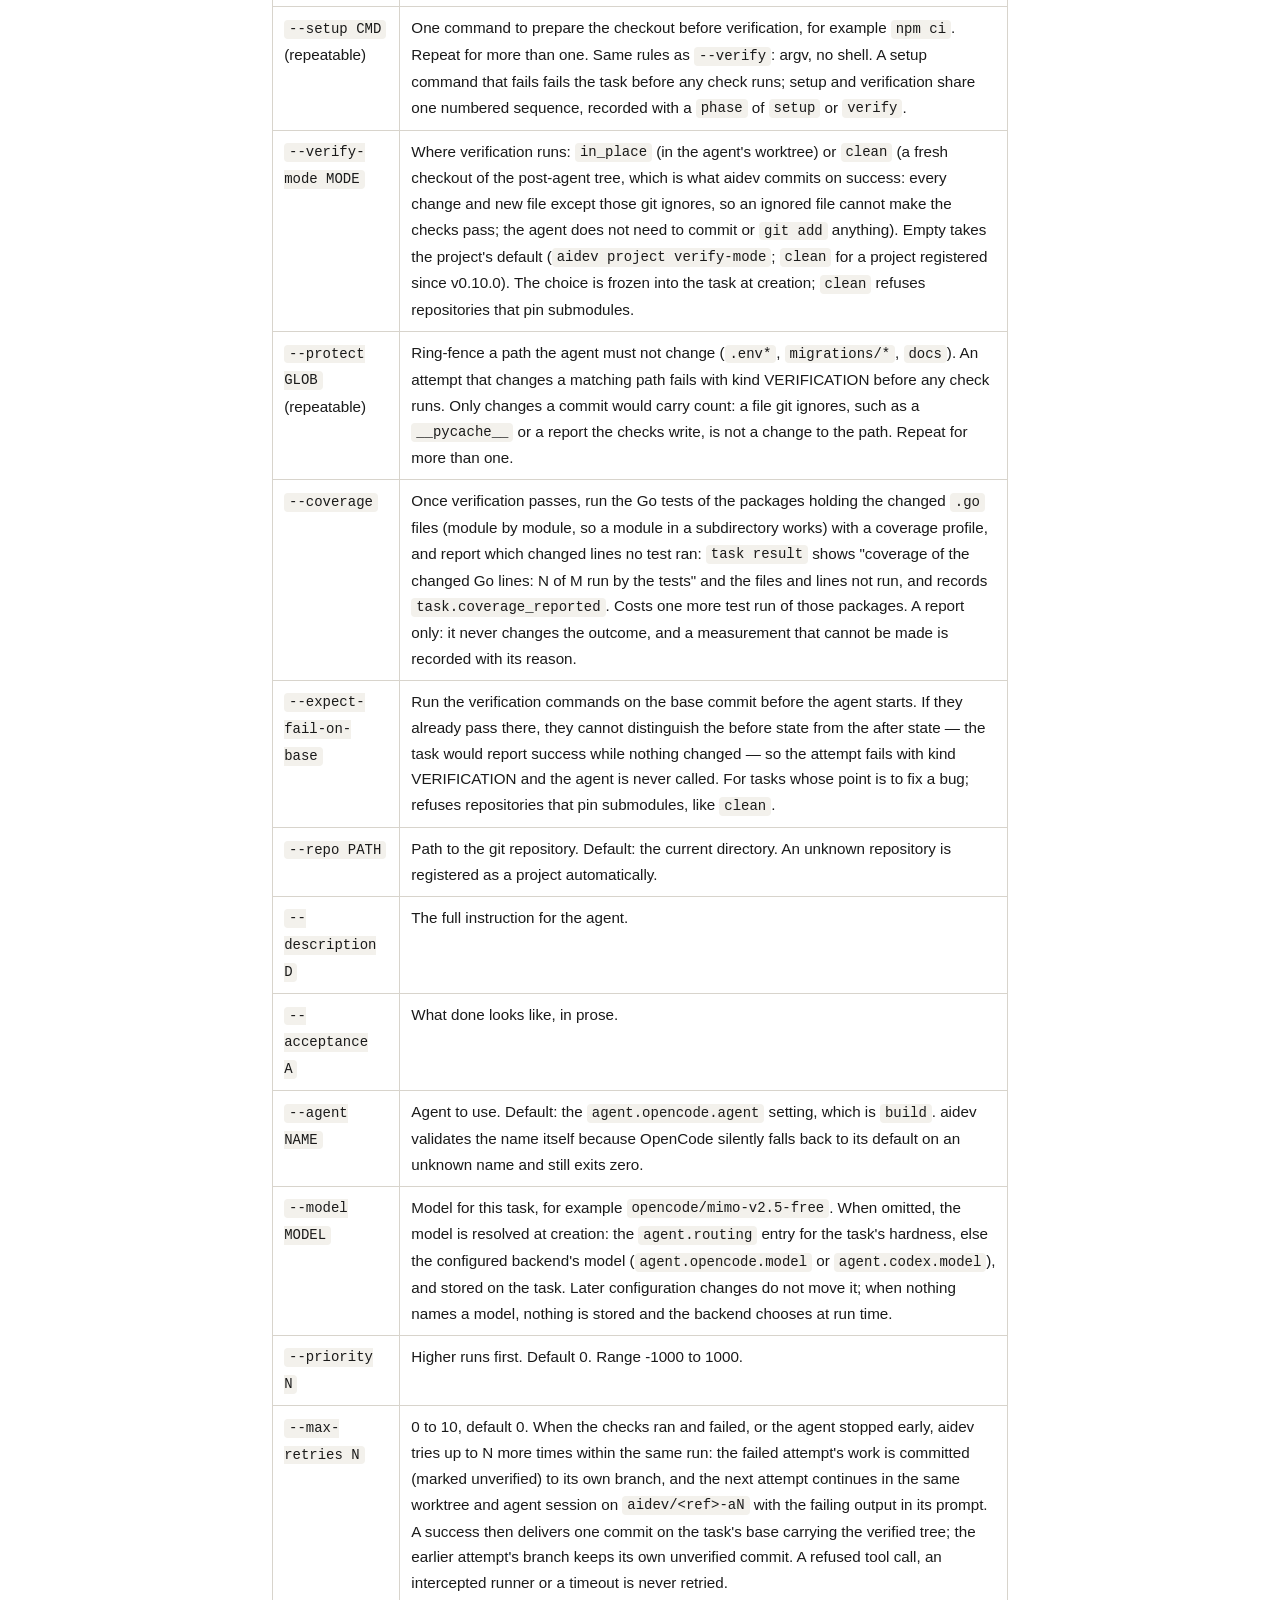
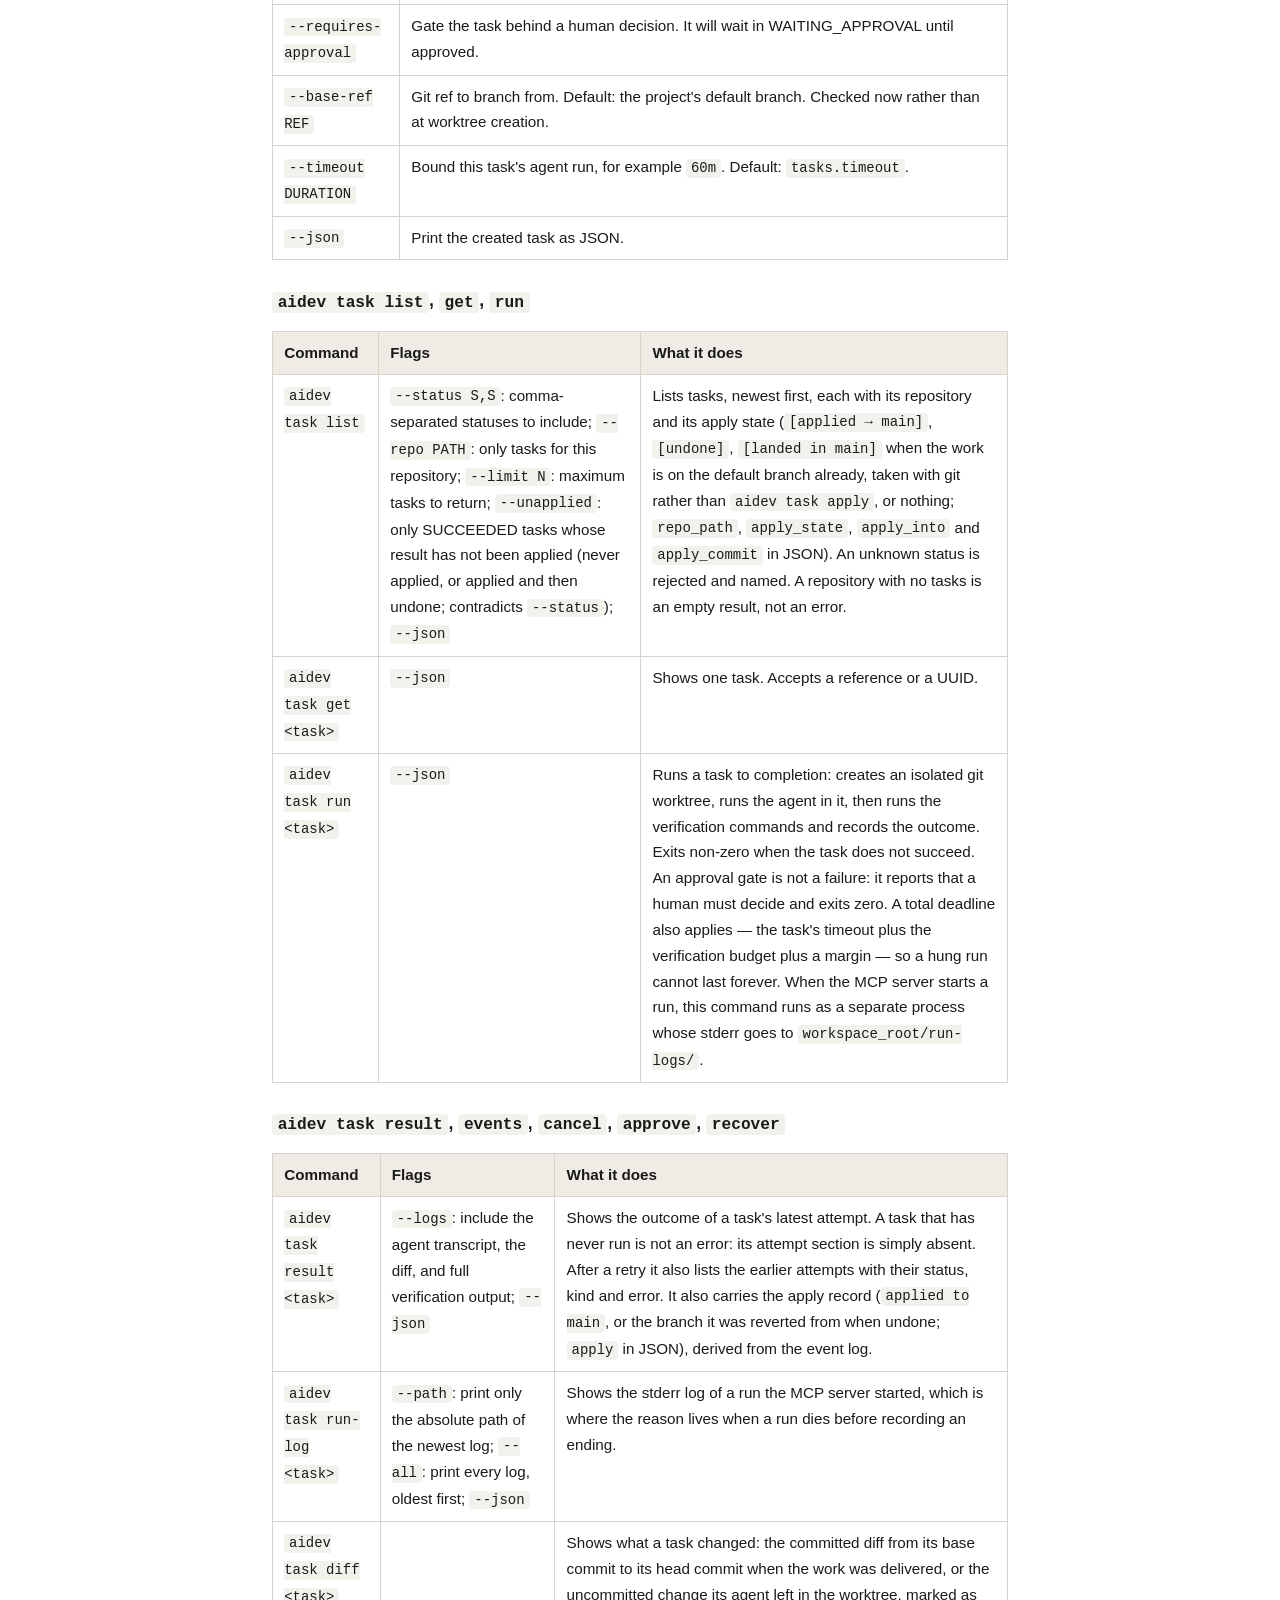
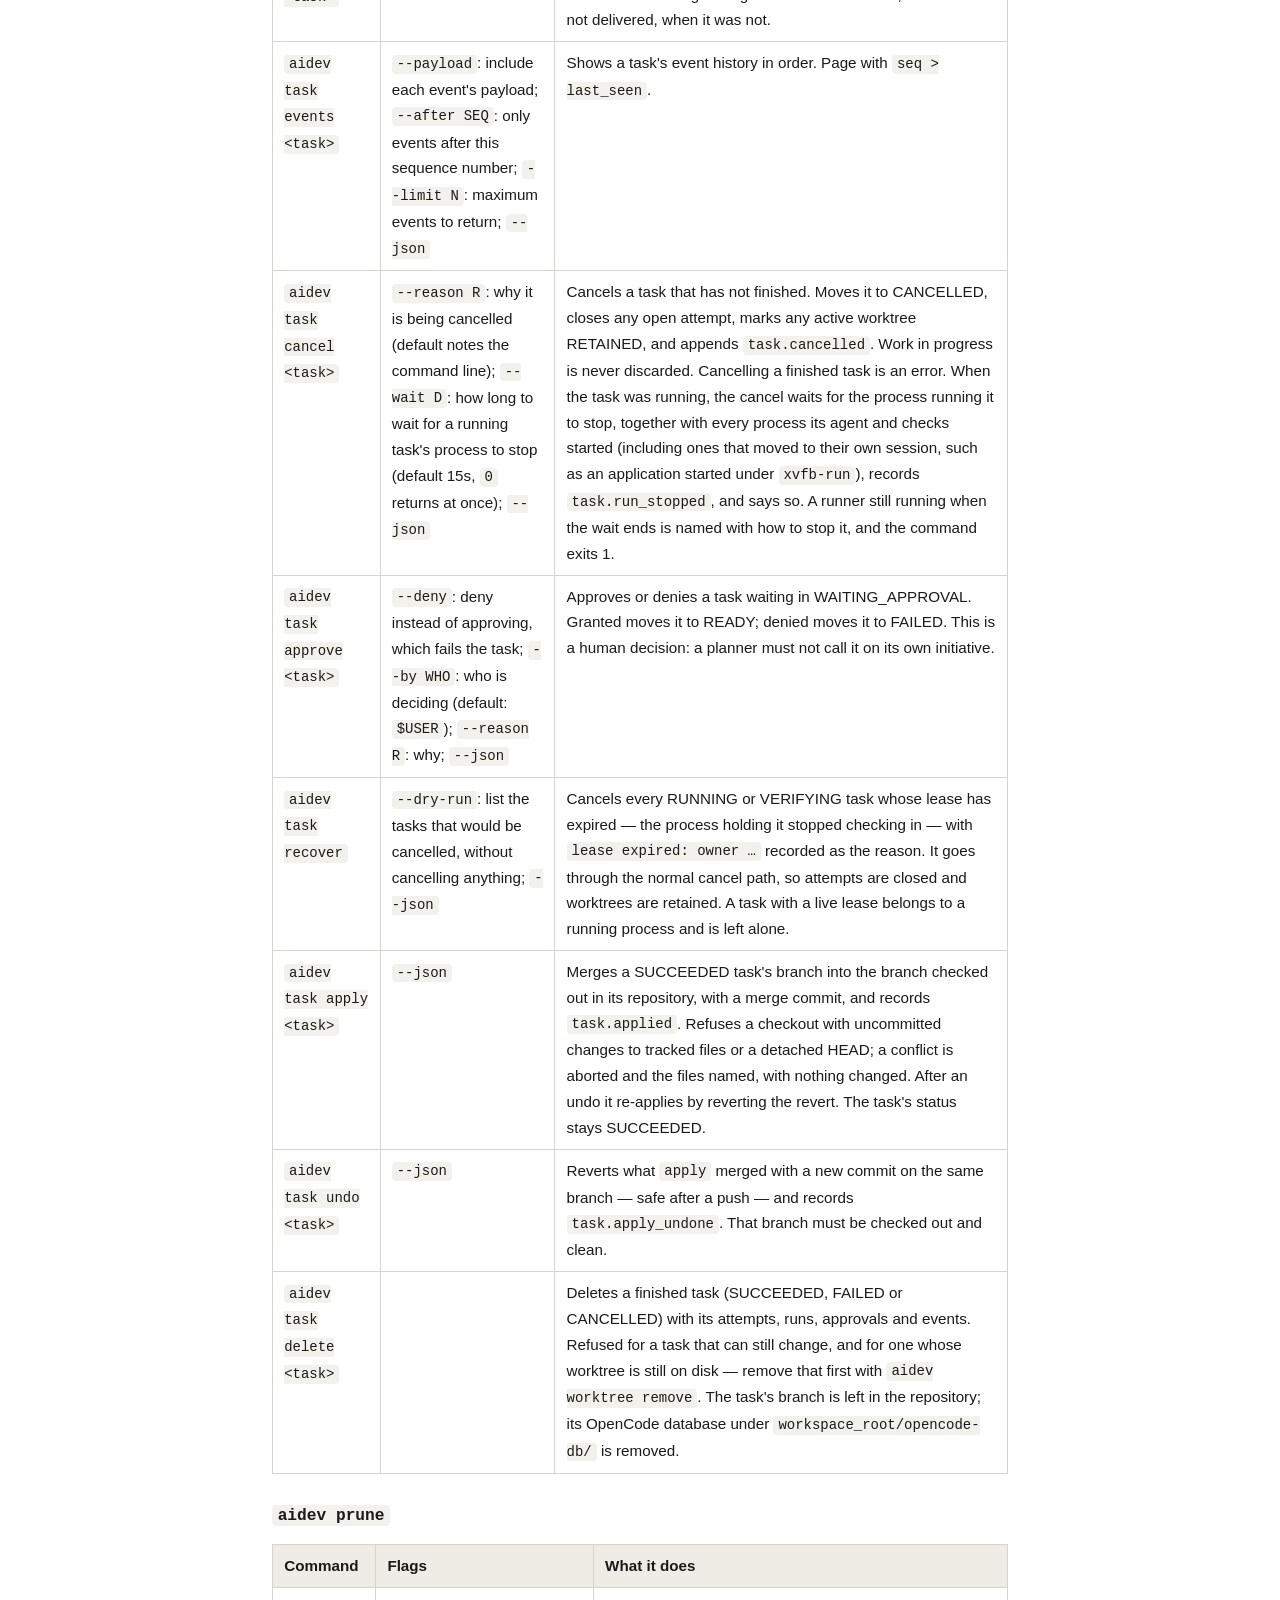
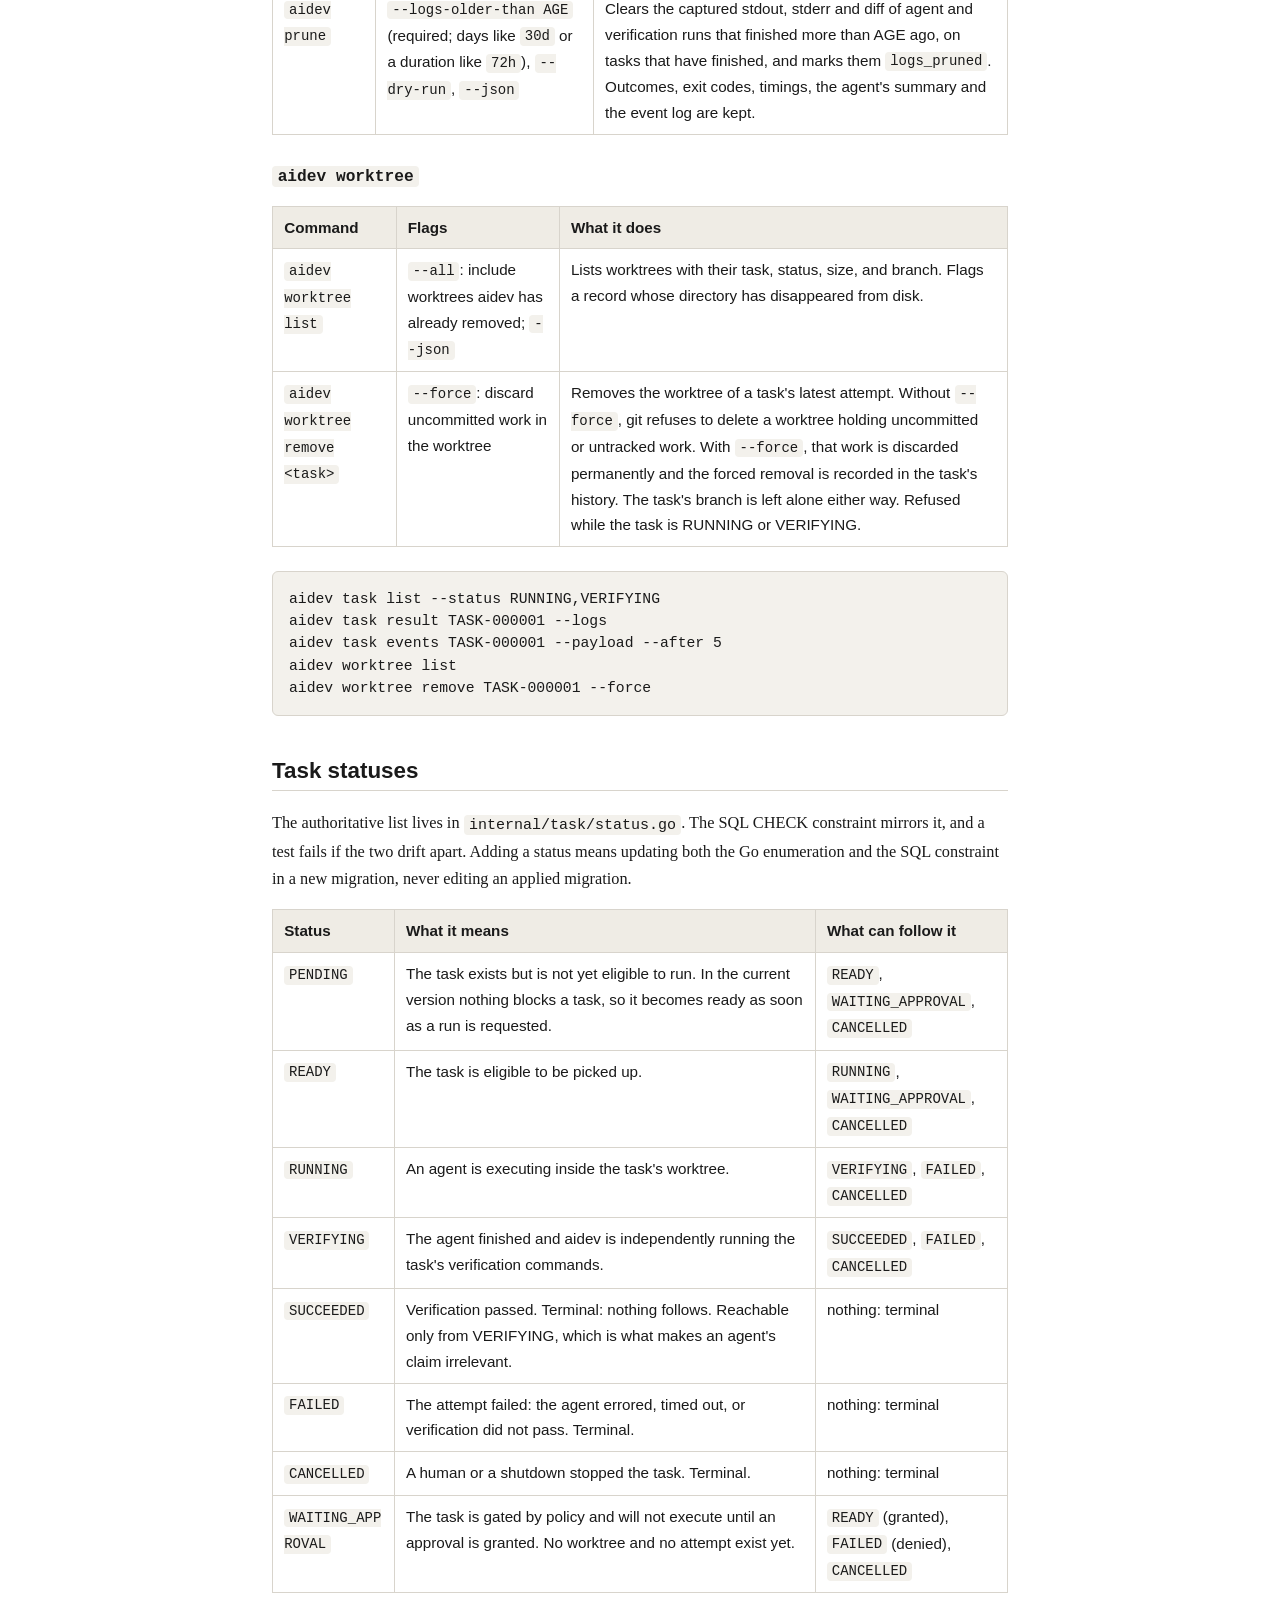
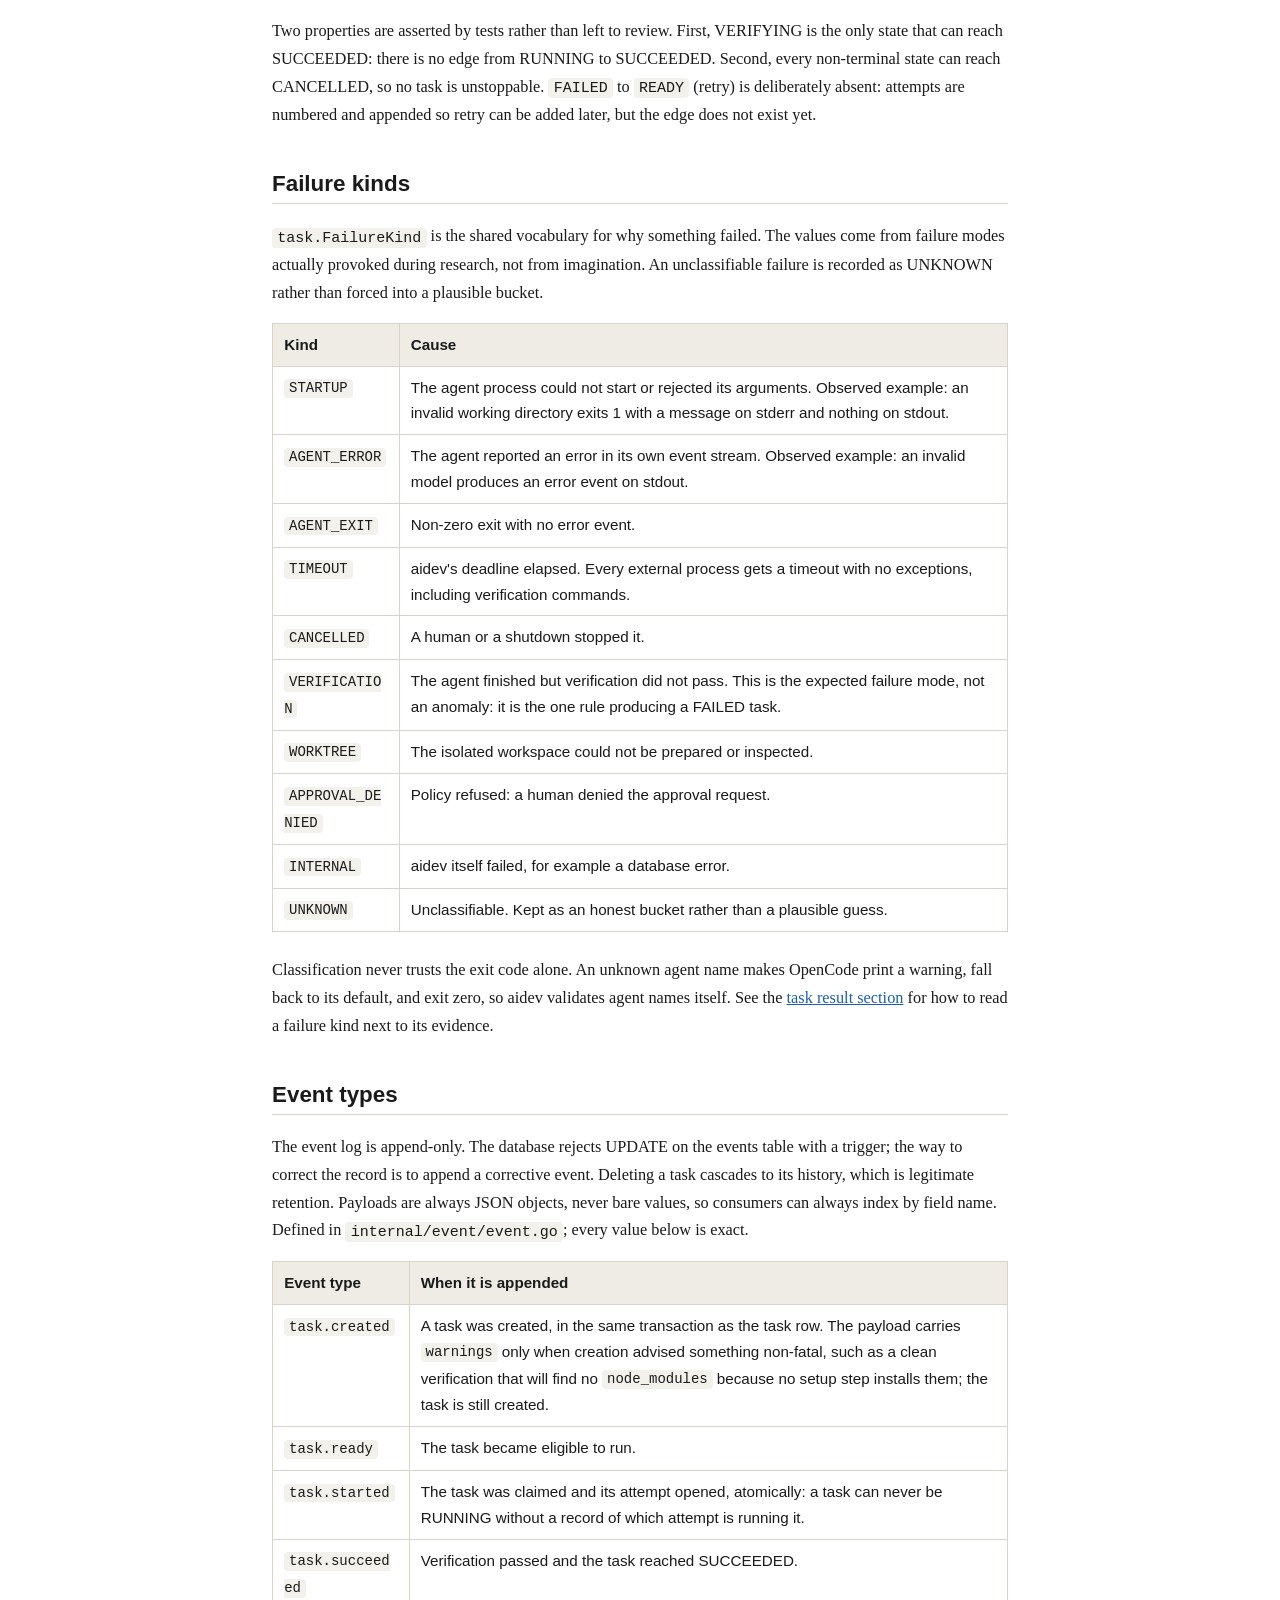
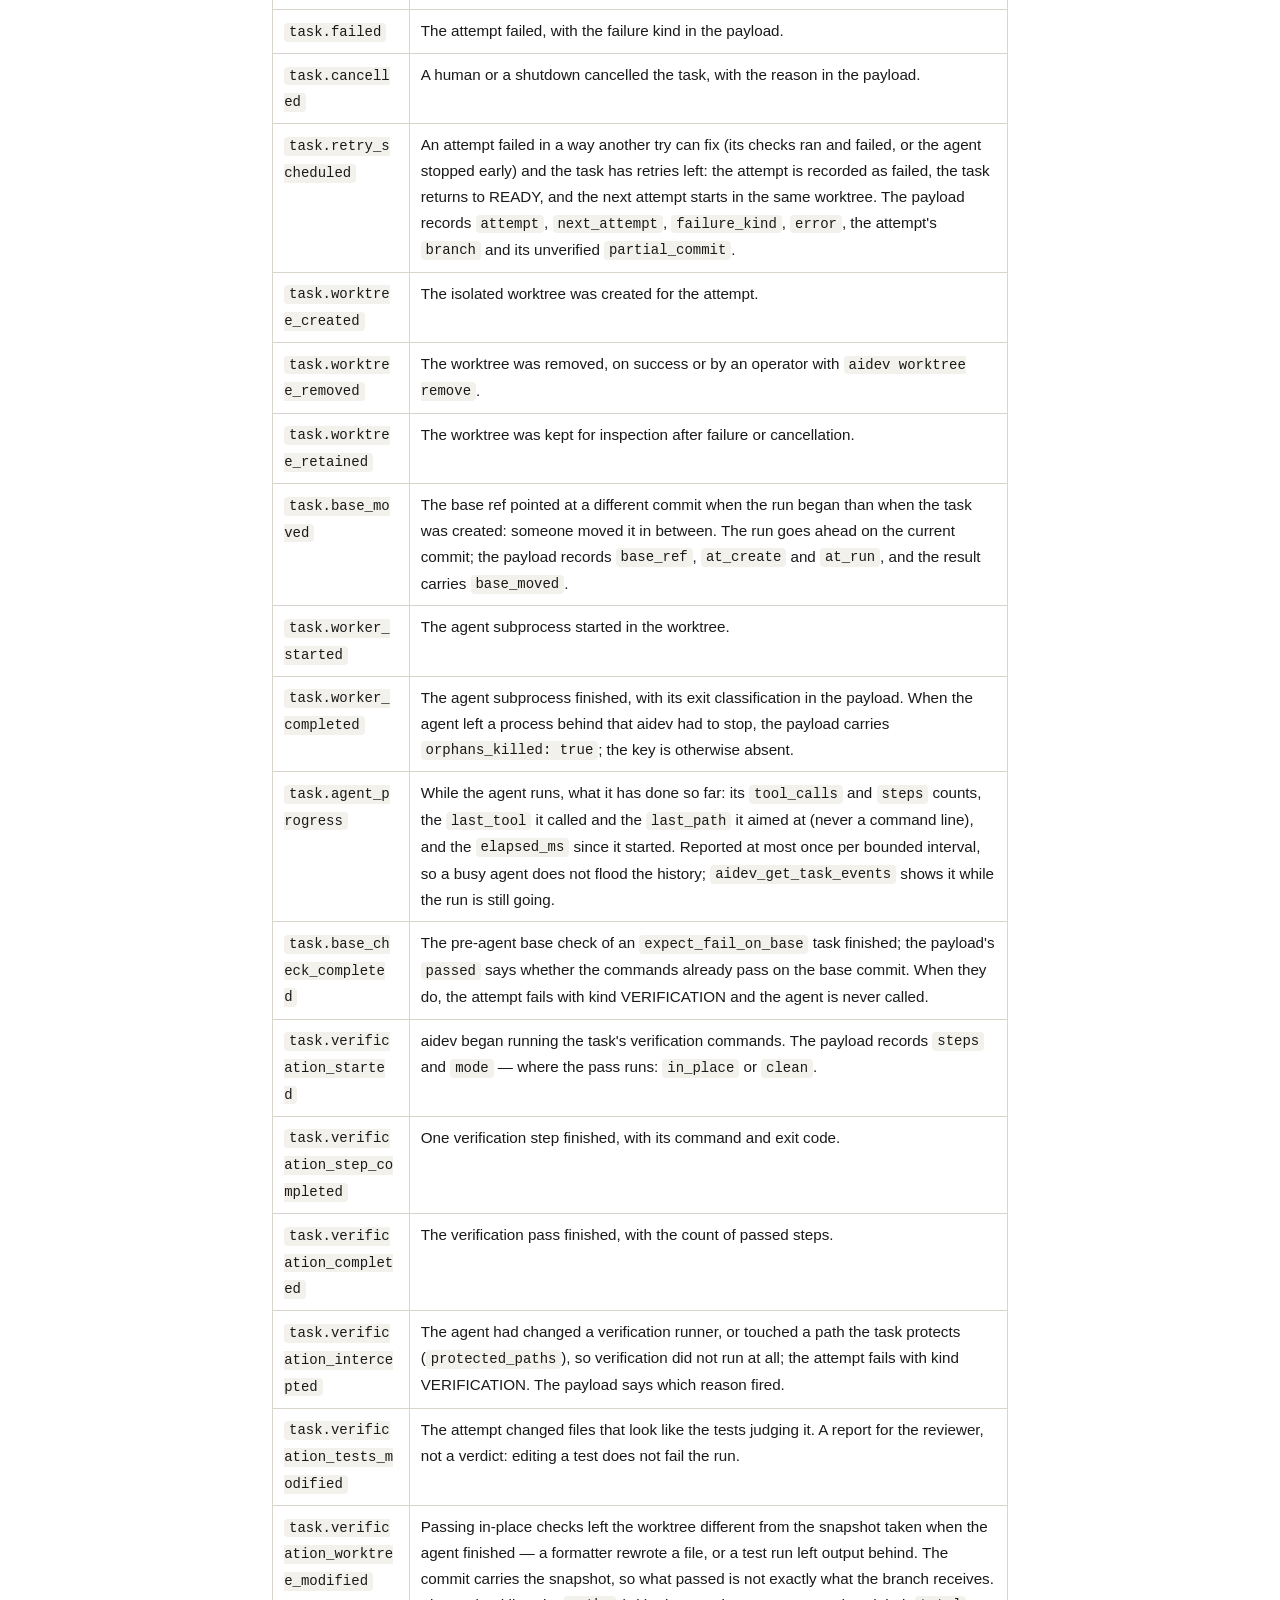
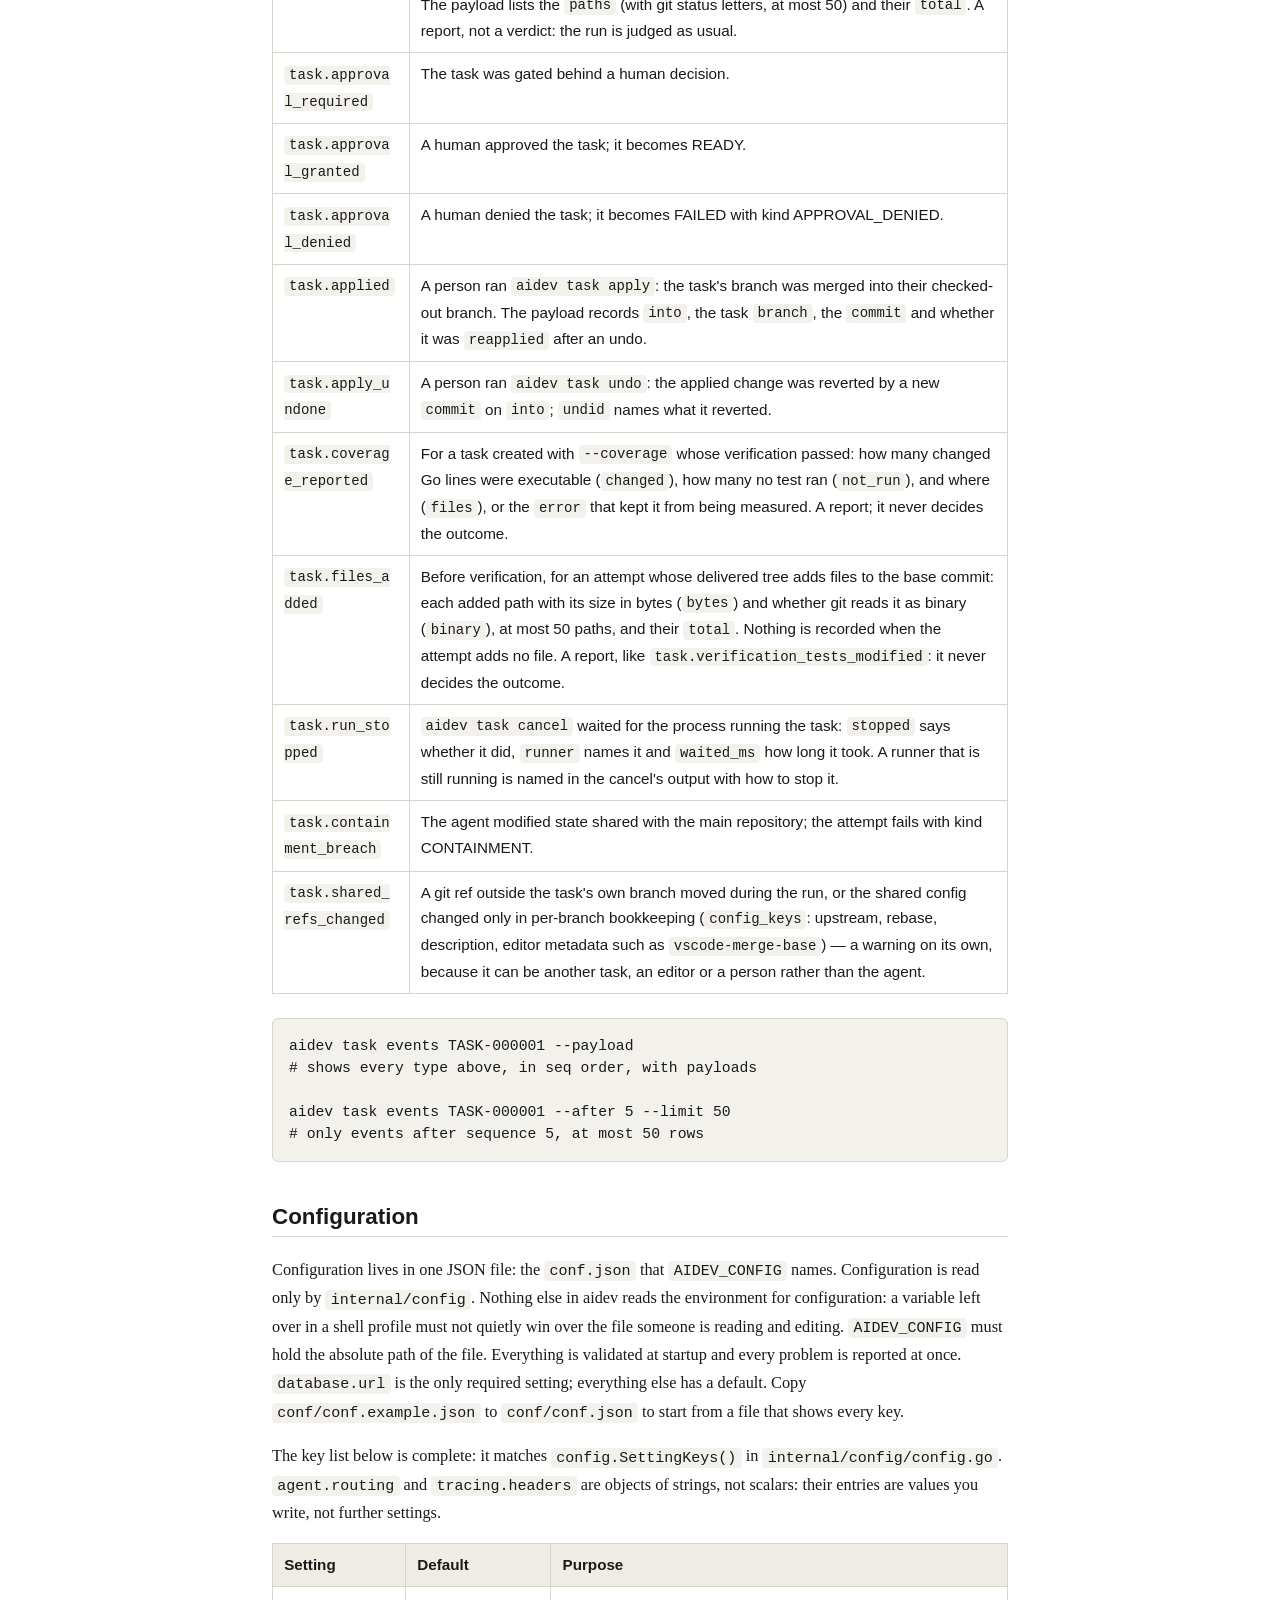
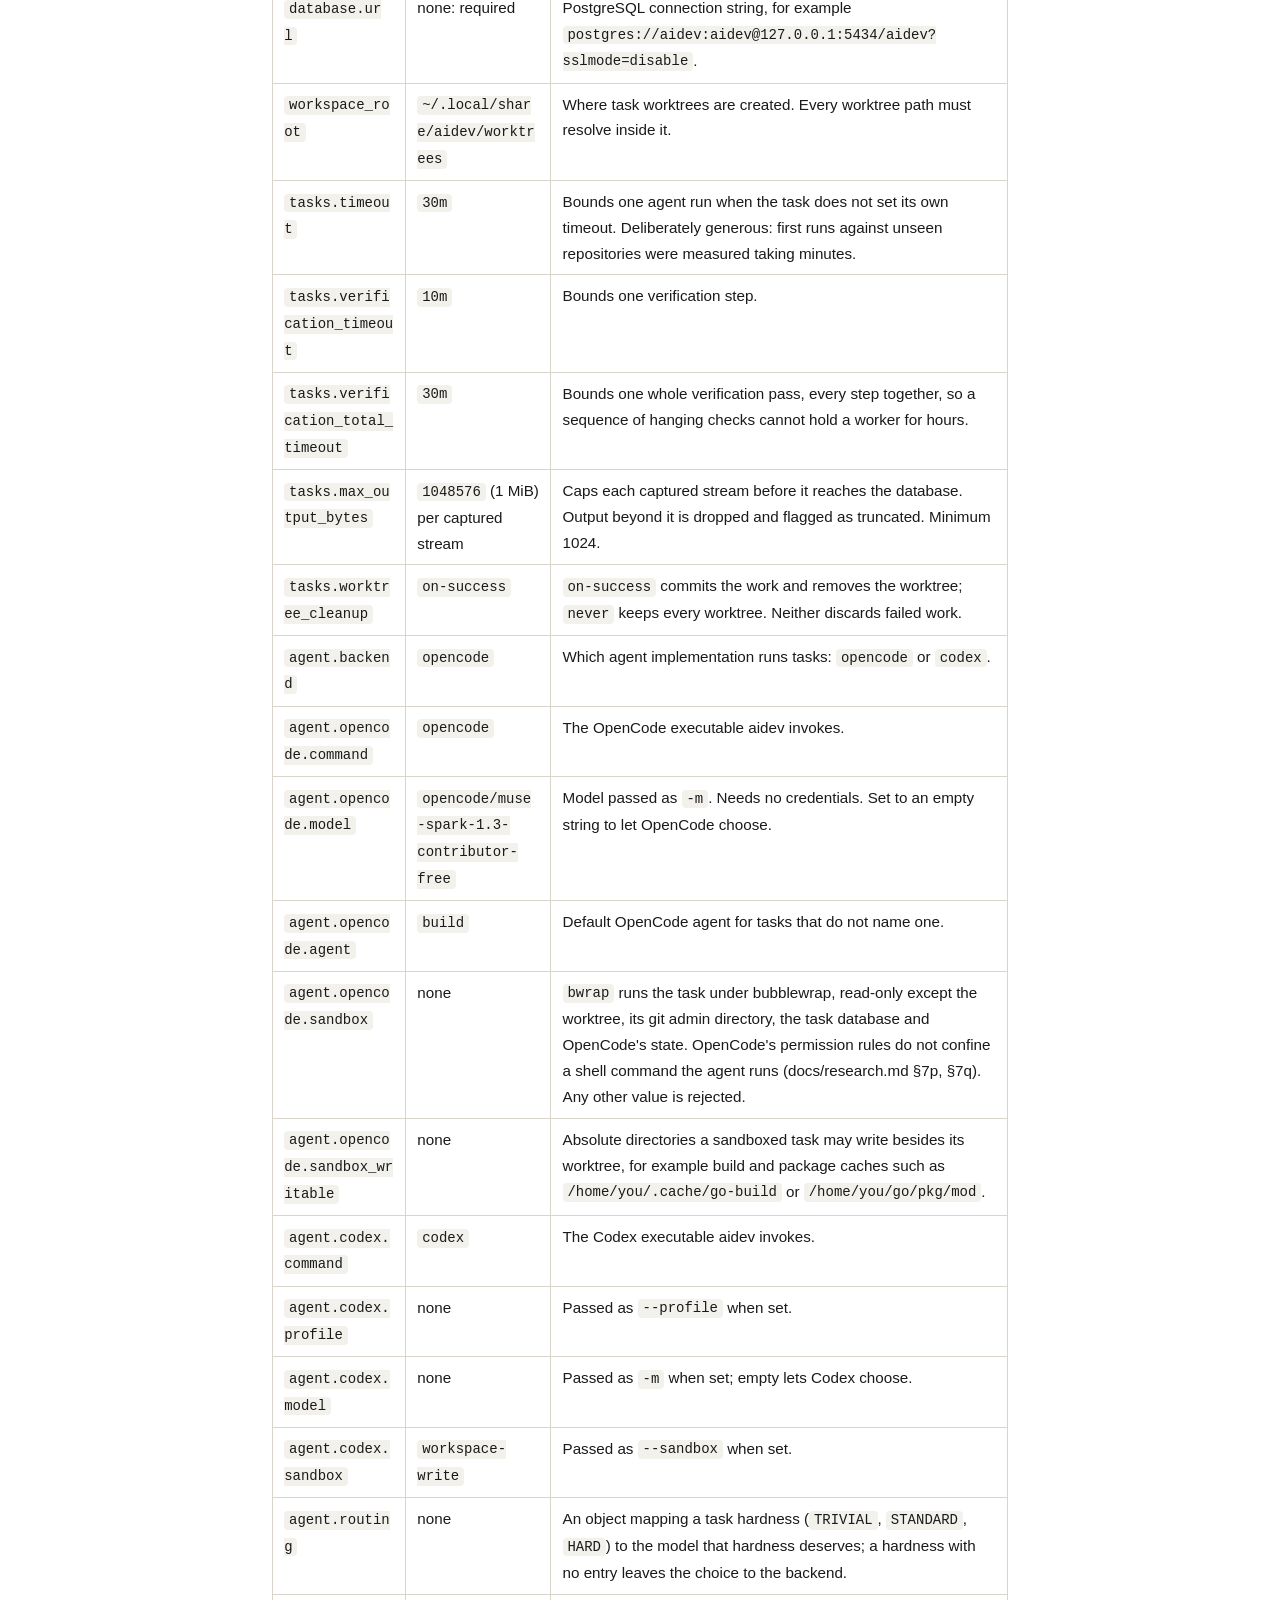
<file: docs/guide/reference.html>
<!DOCTYPE html>
<html lang="en">
<head>
<meta charset="utf-8">
<meta name="viewport" content="width=device-width, initial-scale=1">
<title>aidev reference: commands, statuses, events, configuration, tools</title>
<link rel="stylesheet" href="guide.css">
</head>
<body>
<nav class="breadcrumb"><a href="index.html">Guide</a> · <a href="getting-started.html">Getting started</a> · <a href="debugging.html">Debugging</a> · <a href="reference.html">Reference</a></nav>
<nav class="lang-switch"><a href="vi/reference.html">Tiếng Việt</a></nav>
<main>
<h1>Reference: the complete lists</h1>

<p>This page lists everything exactly. If the getting-started and debugging pages are the story, this is the dictionary. Every command with every flag, every status, every failure kind, every event type, every <code>conf.json</code> setting with its default, and every MCP tool with its inputs. Values here are taken from the code, not from memory.</p>

<div class="notice"><strong>The one rule, once more:</strong> aidev runs the agent in an isolated git worktree, then runs the task's own verification commands itself, and only those commands can move a task to SUCCEEDED. The agent saying the work is done changes nothing. The status and failure-kind tables below are shaped by that rule.</div>

<section id="cli">
<h2>CLI commands</h2>

<p>Every command takes its flags with two dashes, like <code>--json</code>. Every command that prints something accepts <code>--json</code> for machine-readable output; human-readable text is the default. A task identifier, written <code>&lt;task&gt;</code> below, is either the reference (<code>TASK-000001</code>, case-insensitive) or the UUID. Logs always go to stderr, so piping <code>--json</code> output to <code>jq</code> always works.</p>

<h3>Top-level commands</h3>

<table>
<tr><th>Command</th><th>Flags</th><th>What it does</th></tr>
<tr><td><code>aidev version</code></td><td>none</td><td>Prints the aidev version.</td></tr>
<tr><td><code>aidev config</code></td><td><code>--json</code>: print as JSON</td><td>Prints the resolved configuration, with the database password redacted. Use it to check what aidev actually read.</td></tr>
<tr><td><code>aidev doctor</code></td><td><code>--json</code>: print the results as a JSON list</td><td>Checks that aidev can work here: the configuration, git, the configured agent, the database and its migrations, tasks stuck with an expired lease, projects that still verify in place, registered project directories that are gone, and <code>workspace_root</code>. It also names aidev processes still running a binary that has since been replaced, so you can restart the sessions that started them (on Linux; skipped elsewhere). Every problem comes with a fix. Exits 1 if a check failed. Run it first when something does not work.</td></tr>
<tr><td><code>aidev setup</code></td><td><code>--config</code>: where to write <code>conf.json</code> (default <code>~/.config/aidev/conf.json</code>)<br><code>--database-url</code>: use an existing PostgreSQL instead of starting a container<br><code>--postgres-image</code>: the image for the container, for example a private registry copy (default <code>postgres:16-alpine</code>)<br><code>--postgres-port</code>: the host port, bound to <code>127.0.0.1</code> (default <code>5434</code>)<br><code>--postgres-volume</code>: the Docker volume for its data (default <code>aidev-pgdata</code>; <code>make db-up</code> keeps its data in <code>aidev_aidev-pgdata</code>)<br><code>--workspace-root</code>: where task worktrees go</td><td>Prepares aidev on a new machine: starts PostgreSQL in Docker (unless <code>--database-url</code>), writes a private <code>conf.json</code> unless one exists, applies the migrations, and prints the <code>AIDEV_CONFIG</code> lines to add to your shell profile and to Claude Code. Safe to run again.</td></tr>
<tr><td><code>aidev migrate</code></td><td><code>--json</code>: print the result as JSON</td><td>Applies pending database migrations. Idempotent: safe to repeat.</td></tr>
<tr><td><code>aidev mcp</code></td><td>none</td><td>Runs the MCP server on stdio, for Claude Code. All logging goes to stderr because stdout carries the protocol.</td></tr>
<tr><td><code>aidev project</code></td><td>subcommand: <code>add</code> [path], <code>list</code> (<code>--json</code>), <code>approval</code> [on|off] <code>--repo</code>, <code>submodules</code> [mode] <code>--repo</code>, <code>verify-mode</code> [in_place|clean] <code>--repo</code>, <code>read-dirs</code> [DIR...] <code>--clear</code> <code>--repo</code></td><td><code>add</code> registers a repository, which the MCP server requires before it creates tasks there (unless <code>mcp.auto_register_projects</code> is set); a repository is also registered by its first <code>aidev task create</code>. The other subcommands show or set per-repository defaults. With no argument a setting prints its current value. <code>approval</code> and <code>verify-mode</code> exist only at the CLI — whoever creates tasks must not rewrite the policy the tasks inherit. <code>verify-mode</code> sets where new tasks verify; each task freezes its own copy at creation, so changing it never re-judges a task that already exists. <code>read-dirs</code> names directories outside the repository the agent may read, such as an installed program's files; everything else outside its worktree is denied, and a denied call comes back to the agent as a failed tool call rather than ending its session. It refuses the root, anything overlapping the repository or aidev's workspace, and anything holding aidev's configuration, and it warns about a directory you can write to: it lets the agent read, it cannot make the directory read-only. Read when each attempt starts; OpenCode only (Codex's sandbox already reads anywhere).</td></tr>
</table>

<pre><code>aidev version
aidev config
aidev config --json
aidev migrate
aidev migrate --json</code></pre>

<h3><code>aidev task create</code></h3>

<p>Creates a task. Does not run it. At least one <code>--verify</code> is required. A repository with no commits is refused with a message saying to make a first commit.</p>

<table>
<tr><th>Flag</th><th>What it does</th></tr>
<tr><td><code>--title T</code> (required)</td><td>One short line stating what to do. Must be non-blank and at most 200 characters.</td></tr>
<tr><td><code>--verify CMD</code> (required, repeatable)</td><td>One command aidev will run itself to verify the task. Repeat for more than one. Commands run without a shell: pipes, redirects, and operators like <code>|</code>, <code>&gt;</code>, and <code>&amp;&amp;</code> are rejected at parse time with an explanation. Every setup and verification command, and the agent while it works, sees <code>AIDEV_TASK_REF</code> holding the task's reference, so a check can keep per-task resources such as a test database apart.</td></tr>
<tr><td><code>--setup CMD</code> (repeatable)</td><td>One command to prepare the checkout before verification, for example <code>npm ci</code>. Repeat for more than one. Same rules as <code>--verify</code>: argv, no shell. A setup command that fails fails the task before any check runs; setup and verification share one numbered sequence, recorded with a <code>phase</code> of <code>setup</code> or <code>verify</code>.</td></tr>
<tr><td><code>--verify-mode MODE</code></td><td>Where verification runs: <code>in_place</code> (in the agent's worktree) or <code>clean</code> (a fresh checkout of the post-agent tree, which is what aidev commits on success: every change and new file except those git ignores, so an ignored file cannot make the checks pass; the agent does not need to commit or <code>git add</code> anything). Empty takes the project's default (<code>aidev project verify-mode</code>; <code>clean</code> for a project registered since v0.10.0). The choice is frozen into the task at creation; <code>clean</code> refuses repositories that pin submodules.</td></tr>
<tr><td><code>--protect GLOB</code> (repeatable)</td><td>Ring-fence a path the agent must not change (<code>.env*</code>, <code>migrations/*</code>, <code>docs</code>). An attempt that changes a matching path fails with kind VERIFICATION before any check runs. Only changes a commit would carry count: a file git ignores, such as a <code>__pycache__</code> or a report the checks write, is not a change to the path. Repeat for more than one.</td></tr>
<tr><td><code>--coverage</code></td><td>Once verification passes, run the Go tests of the packages holding the changed <code>.go</code> files (module by module, so a module in a subdirectory works) with a coverage profile, and report which changed lines no test ran: <code>task result</code> shows "coverage of the changed Go lines: N of M run by the tests" and the files and lines not run, and records <code>task.coverage_reported</code>. Costs one more test run of those packages. A report only: it never changes the outcome, and a measurement that cannot be made is recorded with its reason.</td></tr>
<tr><td><code>--expect-fail-on-base</code></td><td>Run the verification commands on the base commit before the agent starts. If they already pass there, they cannot distinguish the before state from the after state — the task would report success while nothing changed — so the attempt fails with kind VERIFICATION and the agent is never called. For tasks whose point is to fix a bug; refuses repositories that pin submodules, like <code>clean</code>.</td></tr>
<tr><td><code>--repo PATH</code></td><td>Path to the git repository. Default: the current directory. An unknown repository is registered as a project automatically.</td></tr>
<tr><td><code>--description D</code></td><td>The full instruction for the agent.</td></tr>
<tr><td><code>--acceptance A</code></td><td>What done looks like, in prose.</td></tr>
<tr><td><code>--agent NAME</code></td><td>Agent to use. Default: the <code>agent.opencode.agent</code> setting, which is <code>build</code>. aidev validates the name itself because OpenCode silently falls back to its default on an unknown name and still exits zero.</td></tr>
<tr><td><code>--model MODEL</code></td><td>Model for this task, for example <code>opencode/mimo-v2.5-free</code>. When omitted, the model is resolved at creation: the <code>agent.routing</code> entry for the task's hardness, else the configured backend's model (<code>agent.opencode.model</code> or <code>agent.codex.model</code>), and stored on the task. Later configuration changes do not move it; when nothing names a model, nothing is stored and the backend chooses at run time.</td></tr>
<tr><td><code>--priority N</code></td><td>Higher runs first. Default 0. Range -1000 to 1000.</td></tr>
<tr><td><code>--max-retries N</code></td><td>0 to 10, default 0. When the checks ran and failed, or the agent stopped early, aidev tries up to N more times within the same run: the failed attempt's work is committed (marked unverified) to its own branch, and the next attempt continues in the same worktree and agent session on <code>aidev/&lt;ref&gt;-aN</code> with the failing output in its prompt. A success then delivers one commit on the task's base carrying the verified tree; the earlier attempt's branch keeps its own unverified commit. A refused tool call, an intercepted runner or a timeout is never retried.</td></tr>
<tr><td><code>--requires-approval</code></td><td>Gate the task behind a human decision. It will wait in WAITING_APPROVAL until approved.</td></tr>
<tr><td><code>--base-ref REF</code></td><td>Git ref to branch from. Default: the project's default branch. Checked now rather than at worktree creation.</td></tr>
<tr><td><code>--timeout DURATION</code></td><td>Bound this task's agent run, for example <code>60m</code>. Default: <code>tasks.timeout</code>.</td></tr>
<tr><td><code>--json</code></td><td>Print the created task as JSON.</td></tr>
</table>

<h3><code>aidev task list</code>, <code>get</code>, <code>run</code></h3>

<table>
<tr><th>Command</th><th>Flags</th><th>What it does</th></tr>
<tr><td><code>aidev task list</code></td><td><code>--status S,S</code>: comma-separated statuses to include; <code>--repo PATH</code>: only tasks for this repository; <code>--limit N</code>: maximum tasks to return; <code>--unapplied</code>: only SUCCEEDED tasks whose result has not been applied (never applied, or applied and then undone; contradicts <code>--status</code>); <code>--json</code></td><td>Lists tasks, newest first, each with its repository and its apply state (<code>[applied → main]</code>, <code>[undone]</code>, <code>[landed in main]</code> when the work is on the default branch already, taken with git rather than <code>aidev task apply</code>, or nothing; <code>repo_path</code>, <code>apply_state</code>, <code>apply_into</code> and <code>apply_commit</code> in JSON). An unknown status is rejected and named. A repository with no tasks is an empty result, not an error.</td></tr>
<tr><td><code>aidev task get &lt;task&gt;</code></td><td><code>--json</code></td><td>Shows one task. Accepts a reference or a UUID.</td></tr>
<tr><td><code>aidev task run &lt;task&gt;</code></td><td><code>--json</code></td><td>Runs a task to completion: creates an isolated git worktree, runs the agent in it, then runs the verification commands and records the outcome. Exits non-zero when the task does not succeed. An approval gate is not a failure: it reports that a human must decide and exits zero. A total deadline also applies — the task's timeout plus the verification budget plus a margin — so a hung run cannot last forever. When the MCP server starts a run, this command runs as a separate process whose stderr goes to <code>workspace_root/run-logs/</code>.</td></tr>
</table>

<h3><code>aidev task result</code>, <code>events</code>, <code>cancel</code>, <code>approve</code>, <code>recover</code></h3>

<table>
<tr><th>Command</th><th>Flags</th><th>What it does</th></tr>
<tr><td><code>aidev task result &lt;task&gt;</code></td><td><code>--logs</code>: include the agent transcript, the diff, and full verification output; <code>--json</code></td><td>Shows the outcome of a task's latest attempt. A task that has never run is not an error: its attempt section is simply absent. After a retry it also lists the earlier attempts with their status, kind and error. It also carries the apply record (<code>applied to main</code>, or the branch it was reverted from when undone; <code>apply</code> in JSON), derived from the event log.</td></tr>
<tr><td><code>aidev task run-log &lt;task&gt;</code></td><td><code>--path</code>: print only the absolute path of the newest log; <code>--all</code>: print every log, oldest first; <code>--json</code></td><td>Shows the stderr log of a run the MCP server started, which is where the reason lives when a run dies before recording an ending.</td></tr>
<tr><td><code>aidev task diff &lt;task&gt;</code></td><td></td><td>Shows what a task changed: the committed diff from its base commit to its head commit when the work was delivered, or the uncommitted change its agent left in the worktree, marked as not delivered, when it was not.</td></tr>
<tr><td><code>aidev task events &lt;task&gt;</code></td><td><code>--payload</code>: include each event's payload; <code>--after SEQ</code>: only events after this sequence number; <code>--limit N</code>: maximum events to return; <code>--json</code></td><td>Shows a task's event history in order. Page with <code>seq &gt; last_seen</code>.</td></tr>
<tr><td><code>aidev task cancel &lt;task&gt;</code></td><td><code>--reason R</code>: why it is being cancelled (default notes the command line); <code>--wait D</code>: how long to wait for a running task's process to stop (default 15s, <code>0</code> returns at once); <code>--json</code></td><td>Cancels a task that has not finished. Moves it to CANCELLED, closes any open attempt, marks any active worktree RETAINED, and appends <code>task.cancelled</code>. Work in progress is never discarded. Cancelling a finished task is an error. When the task was running, the cancel waits for the process running it to stop, together with every process its agent and checks started (including ones that moved to their own session, such as an application started under <code>xvfb-run</code>), records <code>task.run_stopped</code>, and says so. A runner still running when the wait ends is named with how to stop it, and the command exits 1.</td></tr>
<tr><td><code>aidev task approve &lt;task&gt;</code></td><td><code>--deny</code>: deny instead of approving, which fails the task; <code>--by WHO</code>: who is deciding (default: <code>$USER</code>); <code>--reason R</code>: why; <code>--json</code></td><td>Approves or denies a task waiting in WAITING_APPROVAL. Granted moves it to READY; denied moves it to FAILED. This is a human decision: a planner must not call it on its own initiative.</td></tr>
<tr><td><code>aidev task recover</code></td><td><code>--dry-run</code>: list the tasks that would be cancelled, without cancelling anything; <code>--json</code></td><td>Cancels every RUNNING or VERIFYING task whose lease has expired — the process holding it stopped checking in — with <code>lease expired: owner …</code> recorded as the reason. It goes through the normal cancel path, so attempts are closed and worktrees are retained. A task with a live lease belongs to a running process and is left alone.</td></tr>
<tr><td><code>aidev task apply &lt;task&gt;</code></td><td><code>--json</code></td><td>Merges a SUCCEEDED task's branch into the branch checked out in its repository, with a merge commit, and records <code>task.applied</code>. Refuses a checkout with uncommitted changes to tracked files or a detached HEAD; a conflict is aborted and the files named, with nothing changed. After an undo it re-applies by reverting the revert. The task's status stays SUCCEEDED.</td></tr>
<tr><td><code>aidev task undo &lt;task&gt;</code></td><td><code>--json</code></td><td>Reverts what <code>apply</code> merged with a new commit on the same branch — safe after a push — and records <code>task.apply_undone</code>. That branch must be checked out and clean.</td></tr>
<tr><td><code>aidev task delete &lt;task&gt;</code></td><td></td><td>Deletes a finished task (SUCCEEDED, FAILED or CANCELLED) with its attempts, runs, approvals and events. Refused for a task that can still change, and for one whose worktree is still on disk — remove that first with <code>aidev worktree remove</code>. The task's branch is left in the repository; its OpenCode database under <code>workspace_root/opencode-db/</code> is removed.</td></tr>
</table>

<h3><code>aidev prune</code></h3>

<table>
<tr><th>Command</th><th>Flags</th><th>What it does</th></tr>
<tr><td><code>aidev prune</code></td><td><code>--logs-older-than AGE</code> (required; days like <code>30d</code> or a duration like <code>72h</code>), <code>--dry-run</code>, <code>--json</code></td><td>Clears the captured stdout, stderr and diff of agent and verification runs that finished more than AGE ago, on tasks that have finished, and marks them <code>logs_pruned</code>. Outcomes, exit codes, timings, the agent's summary and the event log are kept.</td></tr>
</table>

<h3><code>aidev worktree</code></h3>

<table>
<tr><th>Command</th><th>Flags</th><th>What it does</th></tr>
<tr><td><code>aidev worktree list</code></td><td><code>--all</code>: include worktrees aidev has already removed; <code>--json</code></td><td>Lists worktrees with their task, status, size, and branch. Flags a record whose directory has disappeared from disk.</td></tr>
<tr><td><code>aidev worktree remove &lt;task&gt;</code></td><td><code>--force</code>: discard uncommitted work in the worktree</td><td>Removes the worktree of a task's latest attempt. Without <code>--force</code>, git refuses to delete a worktree holding uncommitted or untracked work. With <code>--force</code>, that work is discarded permanently and the forced removal is recorded in the task's history. The task's branch is left alone either way. Refused while the task is RUNNING or VERIFYING.</td></tr>
</table>

<pre><code>aidev task list --status RUNNING,VERIFYING
aidev task result TASK-000001 --logs
aidev task events TASK-000001 --payload --after 5
aidev worktree list
aidev worktree remove TASK-000001 --force</code></pre>
</section>

<section id="task-statuses">
<h2>Task statuses</h2>

<p>The authoritative list lives in <code>internal/task/status.go</code>. The SQL CHECK constraint mirrors it, and a test fails if the two drift apart. Adding a status means updating both the Go enumeration and the SQL constraint in a new migration, never editing an applied migration.</p>

<table>
<tr><th>Status</th><th>What it means</th><th>What can follow it</th></tr>
<tr><td><code>PENDING</code></td><td>The task exists but is not yet eligible to run. In the current version nothing blocks a task, so it becomes ready as soon as a run is requested.</td><td><code>READY</code>, <code>WAITING_APPROVAL</code>, <code>CANCELLED</code></td></tr>
<tr><td><code>READY</code></td><td>The task is eligible to be picked up.</td><td><code>RUNNING</code>, <code>WAITING_APPROVAL</code>, <code>CANCELLED</code></td></tr>
<tr><td><code>RUNNING</code></td><td>An agent is executing inside the task's worktree.</td><td><code>VERIFYING</code>, <code>FAILED</code>, <code>CANCELLED</code></td></tr>
<tr><td><code>VERIFYING</code></td><td>The agent finished and aidev is independently running the task's verification commands.</td><td><code>SUCCEEDED</code>, <code>FAILED</code>, <code>CANCELLED</code></td></tr>
<tr><td><code>SUCCEEDED</code></td><td>Verification passed. Terminal: nothing follows. Reachable only from VERIFYING, which is what makes an agent's claim irrelevant.</td><td>nothing: terminal</td></tr>
<tr><td><code>FAILED</code></td><td>The attempt failed: the agent errored, timed out, or verification did not pass. Terminal.</td><td>nothing: terminal</td></tr>
<tr><td><code>CANCELLED</code></td><td>A human or a shutdown stopped the task. Terminal.</td><td>nothing: terminal</td></tr>
<tr><td><code>WAITING_APPROVAL</code></td><td>The task is gated by policy and will not execute until an approval is granted. No worktree and no attempt exist yet.</td><td><code>READY</code> (granted), <code>FAILED</code> (denied), <code>CANCELLED</code></td></tr>
</table>

<p>Two properties are asserted by tests rather than left to review. First, VERIFYING is the only state that can reach SUCCEEDED: there is no edge from RUNNING to SUCCEEDED. Second, every non-terminal state can reach CANCELLED, so no task is unstoppable. <code>FAILED</code> to <code>READY</code> (retry) is deliberately absent: attempts are numbered and appended so retry can be added later, but the edge does not exist yet.</p>
</section>

<section id="failure-kinds">
<h2>Failure kinds</h2>

<p><code>task.FailureKind</code> is the shared vocabulary for why something failed. The values come from failure modes actually provoked during research, not from imagination. An unclassifiable failure is recorded as UNKNOWN rather than forced into a plausible bucket.</p>

<table>
<tr><th>Kind</th><th>Cause</th></tr>
<tr><td><code>STARTUP</code></td><td>The agent process could not start or rejected its arguments. Observed example: an invalid working directory exits 1 with a message on stderr and nothing on stdout.</td></tr>
<tr><td><code>AGENT_ERROR</code></td><td>The agent reported an error in its own event stream. Observed example: an invalid model produces an error event on stdout.</td></tr>
<tr><td><code>AGENT_EXIT</code></td><td>Non-zero exit with no error event.</td></tr>
<tr><td><code>TIMEOUT</code></td><td>aidev's deadline elapsed. Every external process gets a timeout with no exceptions, including verification commands.</td></tr>
<tr><td><code>CANCELLED</code></td><td>A human or a shutdown stopped it.</td></tr>
<tr><td><code>VERIFICATION</code></td><td>The agent finished but verification did not pass. This is the expected failure mode, not an anomaly: it is the one rule producing a FAILED task.</td></tr>
<tr><td><code>WORKTREE</code></td><td>The isolated workspace could not be prepared or inspected.</td></tr>
<tr><td><code>APPROVAL_DENIED</code></td><td>Policy refused: a human denied the approval request.</td></tr>
<tr><td><code>INTERNAL</code></td><td>aidev itself failed, for example a database error.</td></tr>
<tr><td><code>UNKNOWN</code></td><td>Unclassifiable. Kept as an honest bucket rather than a plausible guess.</td></tr>
</table>

<p>Classification never trusts the exit code alone. An unknown agent name makes OpenCode print a warning, fall back to its default, and exit zero, so aidev validates agent names itself. See the <a href="debugging.html#task-result">task result section</a> for how to read a failure kind next to its evidence.</p>
</section>

<section id="events-reference">
<h2>Event types</h2>

<p>The event log is append-only. The database rejects UPDATE on the events table with a trigger; the way to correct the record is to append a corrective event. Deleting a task cascades to its history, which is legitimate retention. Payloads are always JSON objects, never bare values, so consumers can always index by field name. Defined in <code>internal/event/event.go</code>; every value below is exact.</p>

<table>
<tr><th>Event type</th><th>When it is appended</th></tr>
<tr><td><code>task.created</code></td><td>A task was created, in the same transaction as the task row. The payload carries <code>warnings</code> only when creation advised something non-fatal, such as a clean verification that will find no <code>node_modules</code> because no setup step installs them; the task is still created.</td></tr>
<tr><td><code>task.ready</code></td><td>The task became eligible to run.</td></tr>
<tr><td><code>task.started</code></td><td>The task was claimed and its attempt opened, atomically: a task can never be RUNNING without a record of which attempt is running it.</td></tr>
<tr><td><code>task.succeeded</code></td><td>Verification passed and the task reached SUCCEEDED.</td></tr>
<tr><td><code>task.failed</code></td><td>The attempt failed, with the failure kind in the payload.</td></tr>
<tr><td><code>task.cancelled</code></td><td>A human or a shutdown cancelled the task, with the reason in the payload.</td></tr>
<tr><td><code>task.retry_scheduled</code></td><td>An attempt failed in a way another try can fix (its checks ran and failed, or the agent stopped early) and the task has retries left: the attempt is recorded as failed, the task returns to READY, and the next attempt starts in the same worktree. The payload records <code>attempt</code>, <code>next_attempt</code>, <code>failure_kind</code>, <code>error</code>, the attempt's <code>branch</code> and its unverified <code>partial_commit</code>.</td></tr>
<tr><td><code>task.worktree_created</code></td><td>The isolated worktree was created for the attempt.</td></tr>
<tr><td><code>task.worktree_removed</code></td><td>The worktree was removed, on success or by an operator with <code>aidev worktree remove</code>.</td></tr>
<tr><td><code>task.worktree_retained</code></td><td>The worktree was kept for inspection after failure or cancellation.</td></tr>
<tr><td><code>task.base_moved</code></td><td>The base ref pointed at a different commit when the run began than when the task was created: someone moved it in between. The run goes ahead on the current commit; the payload records <code>base_ref</code>, <code>at_create</code> and <code>at_run</code>, and the result carries <code>base_moved</code>.</td></tr>
<tr><td><code>task.worker_started</code></td><td>The agent subprocess started in the worktree.</td></tr>
<tr><td><code>task.worker_completed</code></td><td>The agent subprocess finished, with its exit classification in the payload. When the agent left a process behind that aidev had to stop, the payload carries <code>orphans_killed: true</code>; the key is otherwise absent.</td></tr>
<tr><td><code>task.agent_progress</code></td><td>While the agent runs, what it has done so far: its <code>tool_calls</code> and <code>steps</code> counts, the <code>last_tool</code> it called and the <code>last_path</code> it aimed at (never a command line), and the <code>elapsed_ms</code> since it started. Reported at most once per bounded interval, so a busy agent does not flood the history; <code>aidev_get_task_events</code> shows it while the run is still going.</td></tr>
<tr><td><code>task.base_check_completed</code></td><td>The pre-agent base check of an <code>expect_fail_on_base</code> task finished; the payload's <code>passed</code> says whether the commands already pass on the base commit. When they do, the attempt fails with kind VERIFICATION and the agent is never called.</td></tr>
<tr><td><code>task.verification_started</code></td><td>aidev began running the task's verification commands. The payload records <code>steps</code> and <code>mode</code> — where the pass runs: <code>in_place</code> or <code>clean</code>.</td></tr>
<tr><td><code>task.verification_step_completed</code></td><td>One verification step finished, with its command and exit code.</td></tr>
<tr><td><code>task.verification_completed</code></td><td>The verification pass finished, with the count of passed steps.</td></tr>
<tr><td><code>task.verification_intercepted</code></td><td>The agent had changed a verification runner, or touched a path the task protects (<code>protected_paths</code>), so verification did not run at all; the attempt fails with kind VERIFICATION. The payload says which reason fired.</td></tr>
<tr><td><code>task.verification_tests_modified</code></td><td>The attempt changed files that look like the tests judging it. A report for the reviewer, not a verdict: editing a test does not fail the run.</td></tr>
<tr><td><code>task.verification_worktree_modified</code></td><td>Passing in-place checks left the worktree different from the snapshot taken when the agent finished — a formatter rewrote a file, or a test run left output behind. The commit carries the snapshot, so what passed is not exactly what the branch receives. The payload lists the <code>paths</code> (with git status letters, at most 50) and their <code>total</code>. A report, not a verdict: the run is judged as usual.</td></tr>
<tr><td><code>task.approval_required</code></td><td>The task was gated behind a human decision.</td></tr>
<tr><td><code>task.approval_granted</code></td><td>A human approved the task; it becomes READY.</td></tr>
<tr><td><code>task.approval_denied</code></td><td>A human denied the task; it becomes FAILED with kind APPROVAL_DENIED.</td></tr>
<tr><td><code>task.applied</code></td><td>A person ran <code>aidev task apply</code>: the task's branch was merged into their checked-out branch. The payload records <code>into</code>, the task <code>branch</code>, the <code>commit</code> and whether it was <code>reapplied</code> after an undo.</td></tr>
<tr><td><code>task.apply_undone</code></td><td>A person ran <code>aidev task undo</code>: the applied change was reverted by a new <code>commit</code> on <code>into</code>; <code>undid</code> names what it reverted.</td></tr>
<tr><td><code>task.coverage_reported</code></td><td>For a task created with <code>--coverage</code> whose verification passed: how many changed Go lines were executable (<code>changed</code>), how many no test ran (<code>not_run</code>), and where (<code>files</code>), or the <code>error</code> that kept it from being measured. A report; it never decides the outcome.</td></tr>
<tr><td><code>task.files_added</code></td><td>Before verification, for an attempt whose delivered tree adds files to the base commit: each added path with its size in bytes (<code>bytes</code>) and whether git reads it as binary (<code>binary</code>), at most 50 paths, and their <code>total</code>. Nothing is recorded when the attempt adds no file. A report, like <code>task.verification_tests_modified</code>: it never decides the outcome.</td></tr>
<tr><td><code>task.run_stopped</code></td><td><code>aidev task cancel</code> waited for the process running the task: <code>stopped</code> says whether it did, <code>runner</code> names it and <code>waited_ms</code> how long it took. A runner that is still running is named in the cancel's output with how to stop it.</td></tr>
<tr><td><code>task.containment_breach</code></td><td>The agent modified state shared with the main repository; the attempt fails with kind CONTAINMENT.</td></tr>
<tr><td><code>task.shared_refs_changed</code></td><td>A git ref outside the task's own branch moved during the run, or the shared config changed only in per-branch bookkeeping (<code>config_keys</code>: upstream, rebase, description, editor metadata such as <code>vscode-merge-base</code>) — a warning on its own, because it can be another task, an editor or a person rather than the agent.</td></tr>
</table>

<pre><code>aidev task events TASK-000001 --payload
# shows every type above, in seq order, with payloads

aidev task events TASK-000001 --after 5 --limit 50
# only events after sequence 5, at most 50 rows</code></pre>
</section>

<section id="configuration">
<h2>Configuration</h2>

<p>Configuration lives in one JSON file: the <code>conf.json</code> that <code>AIDEV_CONFIG</code> names. Configuration is read only by <code>internal/config</code>. Nothing else in aidev reads the environment for configuration: a variable left over in a shell profile must not quietly win over the file someone is reading and editing. <code>AIDEV_CONFIG</code> must hold the absolute path of the file. Everything is validated at startup and every problem is reported at once. <code>database.url</code> is the only required setting; everything else has a default. Copy <code>conf/conf.example.json</code> to <code>conf/conf.json</code> to start from a file that shows every key.</p>

<p>The key list below is complete: it matches <code>config.SettingKeys()</code> in <code>internal/config/config.go</code>. <code>agent.routing</code> and <code>tracing.headers</code> are objects of strings, not scalars: their entries are values you write, not further settings.</p>

<table>
<tr><th>Setting</th><th>Default</th><th>Purpose</th></tr>
<tr><td><code>database.url</code></td><td>none: required</td><td>PostgreSQL connection string, for example <code>postgres://aidev:aidev@127.0.0.1:5434/aidev?sslmode=disable</code>.</td></tr>
<tr><td><code>workspace_root</code></td><td><code>~/.local/share/aidev/worktrees</code></td><td>Where task worktrees are created. Every worktree path must resolve inside it.</td></tr>
<tr><td><code>tasks.timeout</code></td><td><code>30m</code></td><td>Bounds one agent run when the task does not set its own timeout. Deliberately generous: first runs against unseen repositories were measured taking minutes.</td></tr>
<tr><td><code>tasks.verification_timeout</code></td><td><code>10m</code></td><td>Bounds one verification step.</td></tr>
<tr><td><code>tasks.verification_total_timeout</code></td><td><code>30m</code></td><td>Bounds one whole verification pass, every step together, so a sequence of hanging checks cannot hold a worker for hours.</td></tr>
<tr><td><code>tasks.max_output_bytes</code></td><td><code>1048576</code> (1 MiB) per captured stream</td><td>Caps each captured stream before it reaches the database. Output beyond it is dropped and flagged as truncated. Minimum 1024.</td></tr>
<tr><td><code>tasks.worktree_cleanup</code></td><td><code>on-success</code></td><td><code>on-success</code> commits the work and removes the worktree; <code>never</code> keeps every worktree. Neither discards failed work.</td></tr>
<tr><td><code>agent.backend</code></td><td><code>opencode</code></td><td>Which agent implementation runs tasks: <code>opencode</code> or <code>codex</code>.</td></tr>
<tr><td><code>agent.opencode.command</code></td><td><code>opencode</code></td><td>The OpenCode executable aidev invokes.</td></tr>
<tr><td><code>agent.opencode.model</code></td><td><code>opencode/muse-spark-1.3-contributor-free</code></td><td>Model passed as <code>-m</code>. Needs no credentials. Set to an empty string to let OpenCode choose.</td></tr>
<tr><td><code>agent.opencode.agent</code></td><td><code>build</code></td><td>Default OpenCode agent for tasks that do not name one.</td></tr>
<tr><td><code>agent.opencode.sandbox</code></td><td>none</td><td><code>bwrap</code> runs the task under bubblewrap, read-only except the worktree, its git admin directory, the task database and OpenCode's state. OpenCode's permission rules do not confine a shell command the agent runs (docs/research.md §7p, §7q). Any other value is rejected.</td></tr>
<tr><td><code>agent.opencode.sandbox_writable</code></td><td>none</td><td>Absolute directories a sandboxed task may write besides its worktree, for example build and package caches such as <code>/home/you/.cache/go-build</code> or <code>/home/you/go/pkg/mod</code>.</td></tr>
<tr><td><code>agent.codex.command</code></td><td><code>codex</code></td><td>The Codex executable aidev invokes.</td></tr>
<tr><td><code>agent.codex.profile</code></td><td>none</td><td>Passed as <code>--profile</code> when set.</td></tr>
<tr><td><code>agent.codex.model</code></td><td>none</td><td>Passed as <code>-m</code> when set; empty lets Codex choose.</td></tr>
<tr><td><code>agent.codex.sandbox</code></td><td><code>workspace-write</code></td><td>Passed as <code>--sandbox</code> when set.</td></tr>
<tr><td><code>agent.routing</code></td><td>none</td><td>An object mapping a task hardness (<code>TRIVIAL</code>, <code>STANDARD</code>, <code>HARD</code>) to the model that hardness deserves; a hardness with no entry leaves the choice to the backend.</td></tr>
<tr><td><code>log_level</code></td><td><code>info</code></td><td>Minimum log level: <code>debug</code>, <code>info</code>, <code>warn</code>, <code>error</code>.</td></tr>
<tr><td><code>tracing.endpoint</code></td><td>none: tracing off</td><td>Base OTLP HTTP URL. Traces post to <code>&lt;base&gt;/v1/traces</code>. Tracing is off unless an endpoint is set.</td></tr>
<tr><td><code>tracing.traces_endpoint</code></td><td>none</td><td>Full signal-specific traces URL, used as given. Takes precedence over the base endpoint.</td></tr>
<tr><td><code>tracing.headers</code></td><td>none</td><td>An object of extra OTLP headers, for example authorization headers.</td></tr>
<tr><td><code>tracing.service_name</code></td><td><code>aidev</code></td><td>Service name shown in the tracing backend.</td></tr>
<tr><td><code>tracing.sample_ratio</code></td><td><code>1</code></td><td>Sample ratio from 0 to 1. Values outside that range fail at startup.</td></tr>
</table>

<p>The one environment variable that is aidev configuration: <code>AIDEV_CONFIG</code> names the <code>conf.json</code> file. Related values that are not aidev configuration but appear in its workflow: <code>AIDEV_DB_PORT</code> overrides the host PostgreSQL port for <code>make db-up</code>; <code>TEST_DATABASE_URL</code> points integration tests at a database (without it they skip themselves, unless <code>make check</code> set <code>AIDEV_REQUIRE_DB=1</code>, which turns the skip into a failure); <code>AIDEV_TEST_OTLP</code> gates the live tracing export test. See the <a href="debugging.html#tracing">tracing section</a> for the tracing keys in use.</p>

<pre><code>export AIDEV_CONFIG="$PWD/conf/conf.json"
aidev config
aidev config --json
# the resolved configuration, password redacted; the way to check every default above</code></pre>
</section>

<section id="mcp-tools">
<h2>MCP tools</h2>

<p>aidev exposes eight tools to an MCP client such as Claude Code, over stdio. The planner on the other side never learns the OpenCode command line. Shapes are defined once in <code>internal/view</code> and shared by the CLI's JSON output and the MCP schemas, so the two cannot drift apart. What is deliberately not exposed: nothing that runs an arbitrary command, no worktree manipulation, no merge or push, no configuration surface, and no project or event writes.</p>

<table>
<tr><th>Tool</th><th>Required inputs</th><th>Optional inputs</th><th>What it does</th></tr>
<tr><td><code>aidev_create_task</code></td><td><code>repo_path</code> (absolute path), <code>title</code>, <code>verification</code> (string array, must be non-empty)</td><td><code>description</code>, <code>acceptance_criteria</code>, <code>agent</code> (default <code>build</code>), <code>priority</code> (default 0), <code>requires_approval</code>, <code>base_ref</code>, <code>timeout_seconds</code>, <code>setup_steps</code>, <code>verification_mode</code></td><td>Creates a task. Does not run it. Registers the repository as a project if unknown. Appends <code>task.created</code>, all in one transaction. The result carries <code>warnings</code> only when there is non-fatal advice, such as a clean verification in a Node repository with no setup step installing packages.</td></tr>
<tr><td><code>aidev_run_task</code></td><td><code>task</code> (reference or UUID)</td><td><code>wait_seconds</code> (default 120, maximum 900, 0 returns at once)</td><td>Isolates, delegates, verifies, records. May return before the task finishes, with <code>still_running: true</code>; the run continues regardless. Calling it again while a run is in flight joins that run. Read <code>succeeded</code>, which is true only when verification passed.</td></tr>
<tr><td><code>aidev_get_task_result</code></td><td><code>task</code></td><td><code>include_logs</code> (also return the agent transcript as plain text, its error output, the diff and full verification output, each cut to <code>max_bytes</code>, default 64 KiB), <code>sections</code> (pick among <code>transcript</code>, <code>stdout</code> — the raw event stream, <code>stderr</code>, <code>diff</code>, <code>verification</code>), <code>max_bytes</code>, <code>offset</code> (page on with the returned <code>next_offset</code>; each section reports its <code>*_total_bytes</code>)</td><td>The outcome of the latest attempt: task, attempt, worker (including the agent's claim as <code>summary</code>), verification evidence, worktree, approval. A failing step's output is included even without logs, trimmed to the last 2000 bytes. Absent sections are omitted rather than empty.</td></tr>
<tr><td><code>aidev_get_task_events</code></td><td><code>task</code></td><td><code>after_seq</code>, <code>limit</code> (default 200, maximum 1000)</td><td>History in order: <code>seq</code>, <code>type</code>, <code>created_at</code>, <code>attempt_id</code>, <code>payload</code>. Returns <code>count</code> and <code>last_seq</code>; pass <code>last_seq</code> back as <code>after_seq</code> to continue.</td></tr>
<tr><td><code>aidev_list_tasks</code></td><td>none</td><td><code>repo_path</code>, <code>statuses</code> (any of the eight statuses), <code>limit</code> (default 50, maximum 500)</td><td>Finds work, newest first, with <code>count</code>.</td></tr>
<tr><td><code>aidev_get_task</code></td><td><code>task</code></td><td>none</td><td>Returns one task. References are case-insensitive.</td></tr>
<tr><td><code>aidev_cancel_task</code></td><td><code>task</code></td><td><code>reason</code></td><td>Stops a task; its worktree is kept. Errors when the task already finished.</td></tr>
<tr><td><code>aidev_approve_task</code></td><td><code>task</code>, <code>approve</code> (boolean: true grants, false denies)</td><td><code>decided_by</code>, <code>reason</code></td><td>A human releases a gated task. Granted moves it to READY; denied fails it with <code>task.approval_denied</code>. Required rather than defaulted, so approval cannot happen by omission.</td></tr>
</table>

<p>A run takes as long as the agent does, measured between 9 and 656 seconds, while a client will not wait indefinitely. That is why <code>aidev_run_task</code> waits a bounded time and then returns with <code>still_running</code> set while the task continues. The planner polls <code>aidev_get_task_result</code>. The field to read is <code>succeeded</code>, which is true only when aidev's own verification passed. Back at the <a href="index.html">guide index</a> for the big picture, the <a href="getting-started.html">getting started page</a> for the terminal form of the same flow, and the <a href="debugging.html">debugging page</a> for what to do when <code>succeeded</code> is false.</p>
</section>
</main>
</body>
</html>
</file>
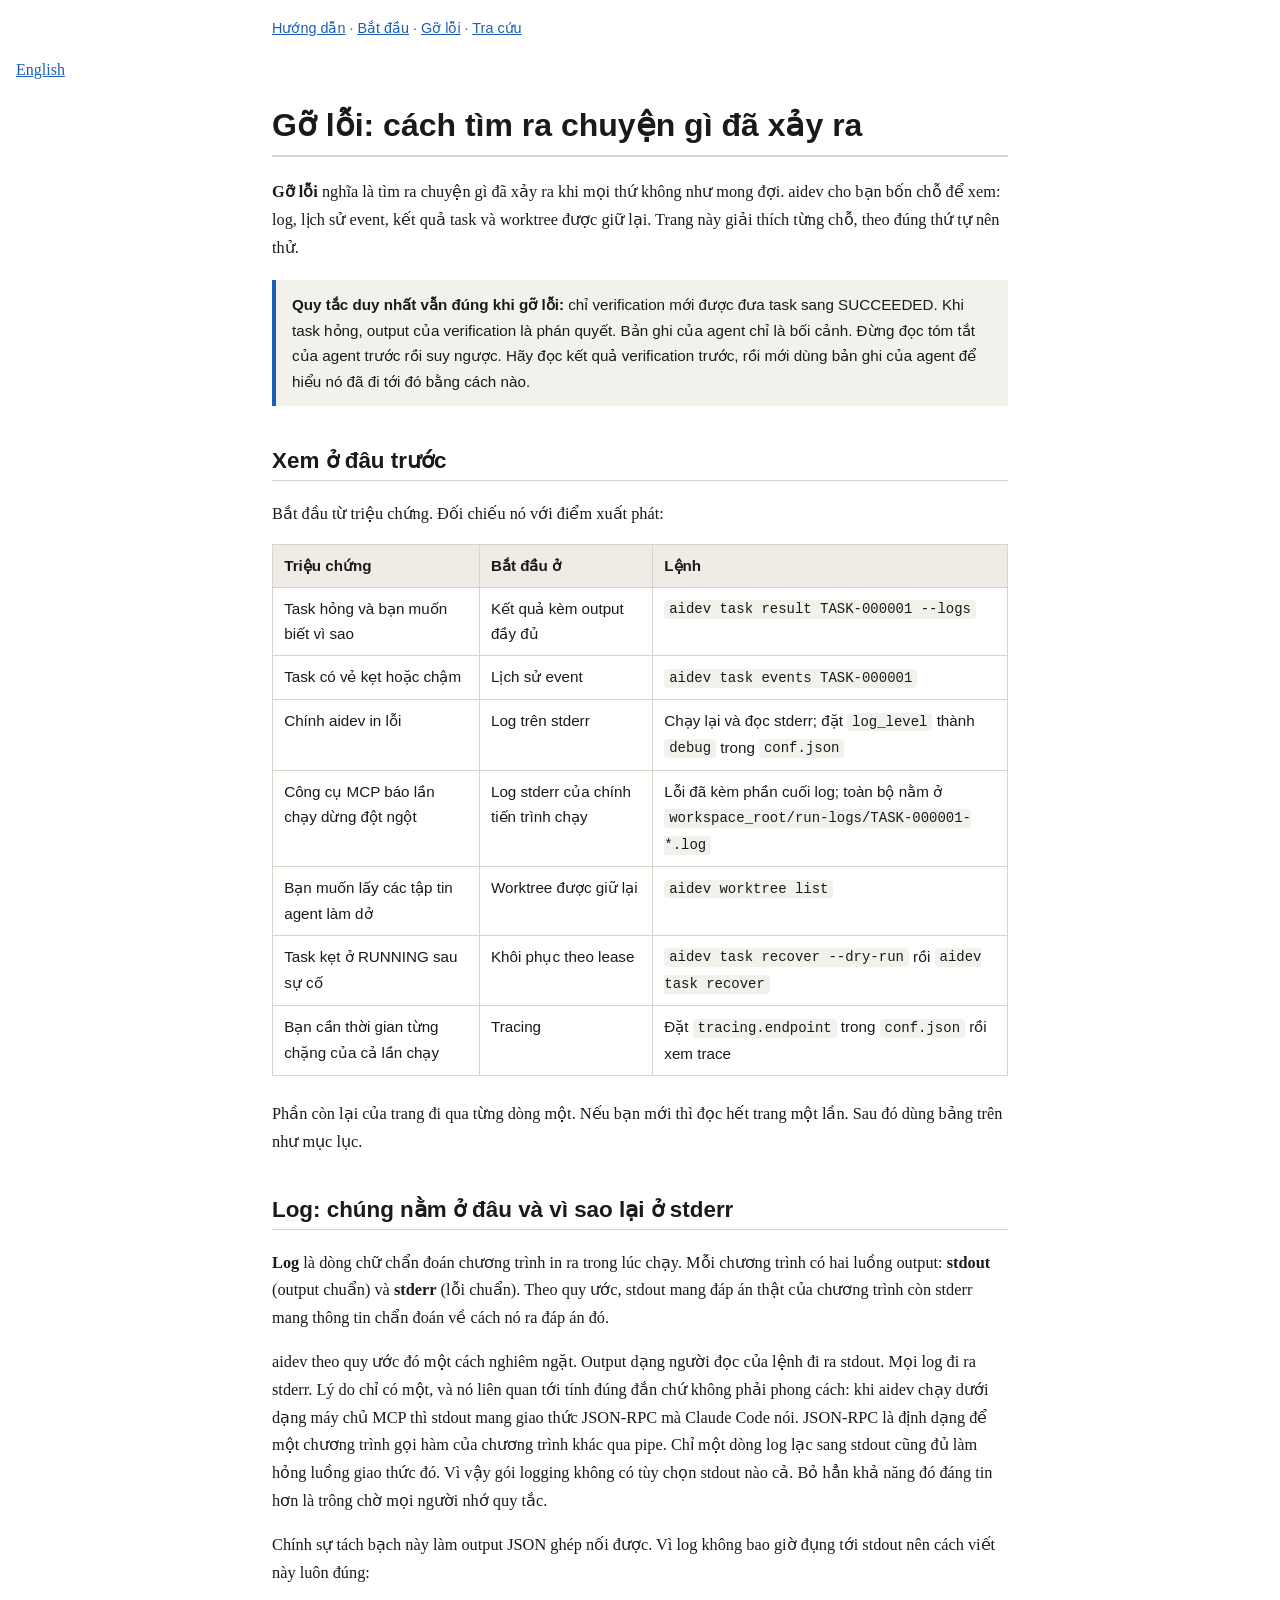
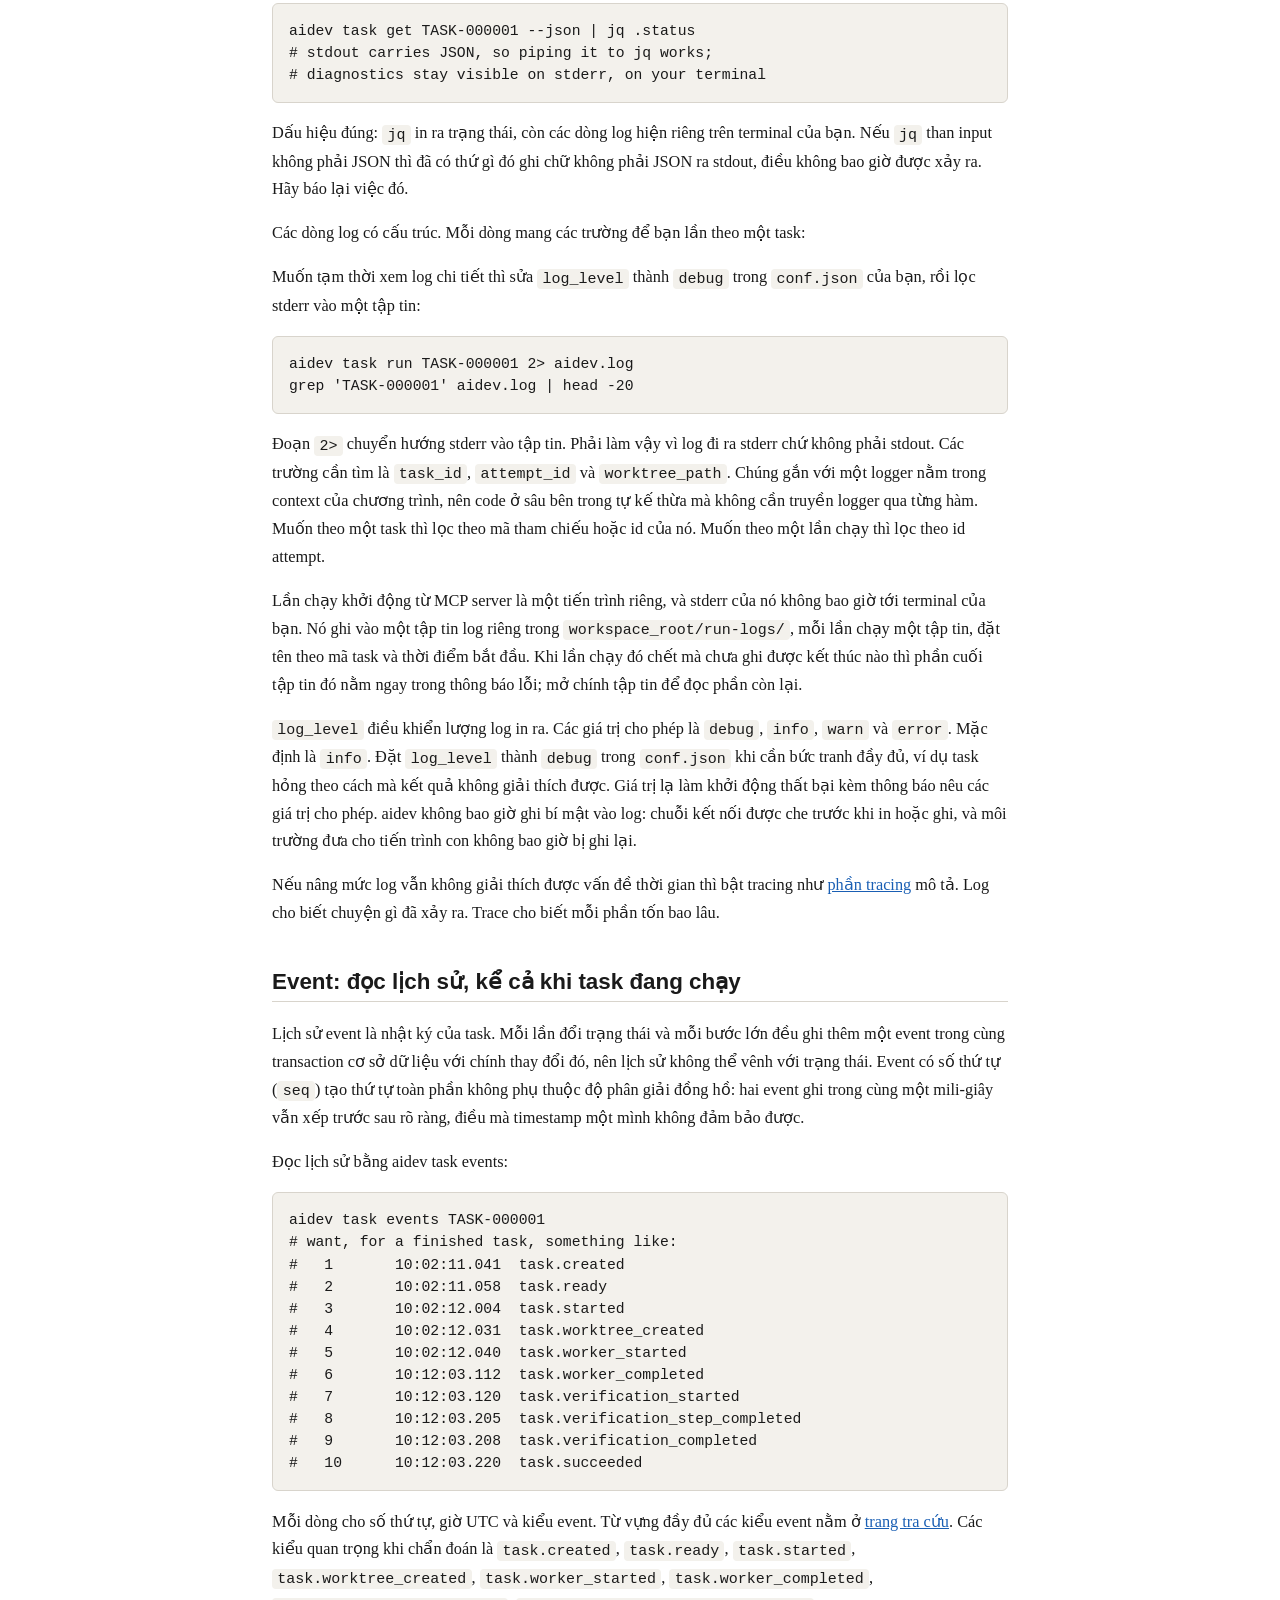
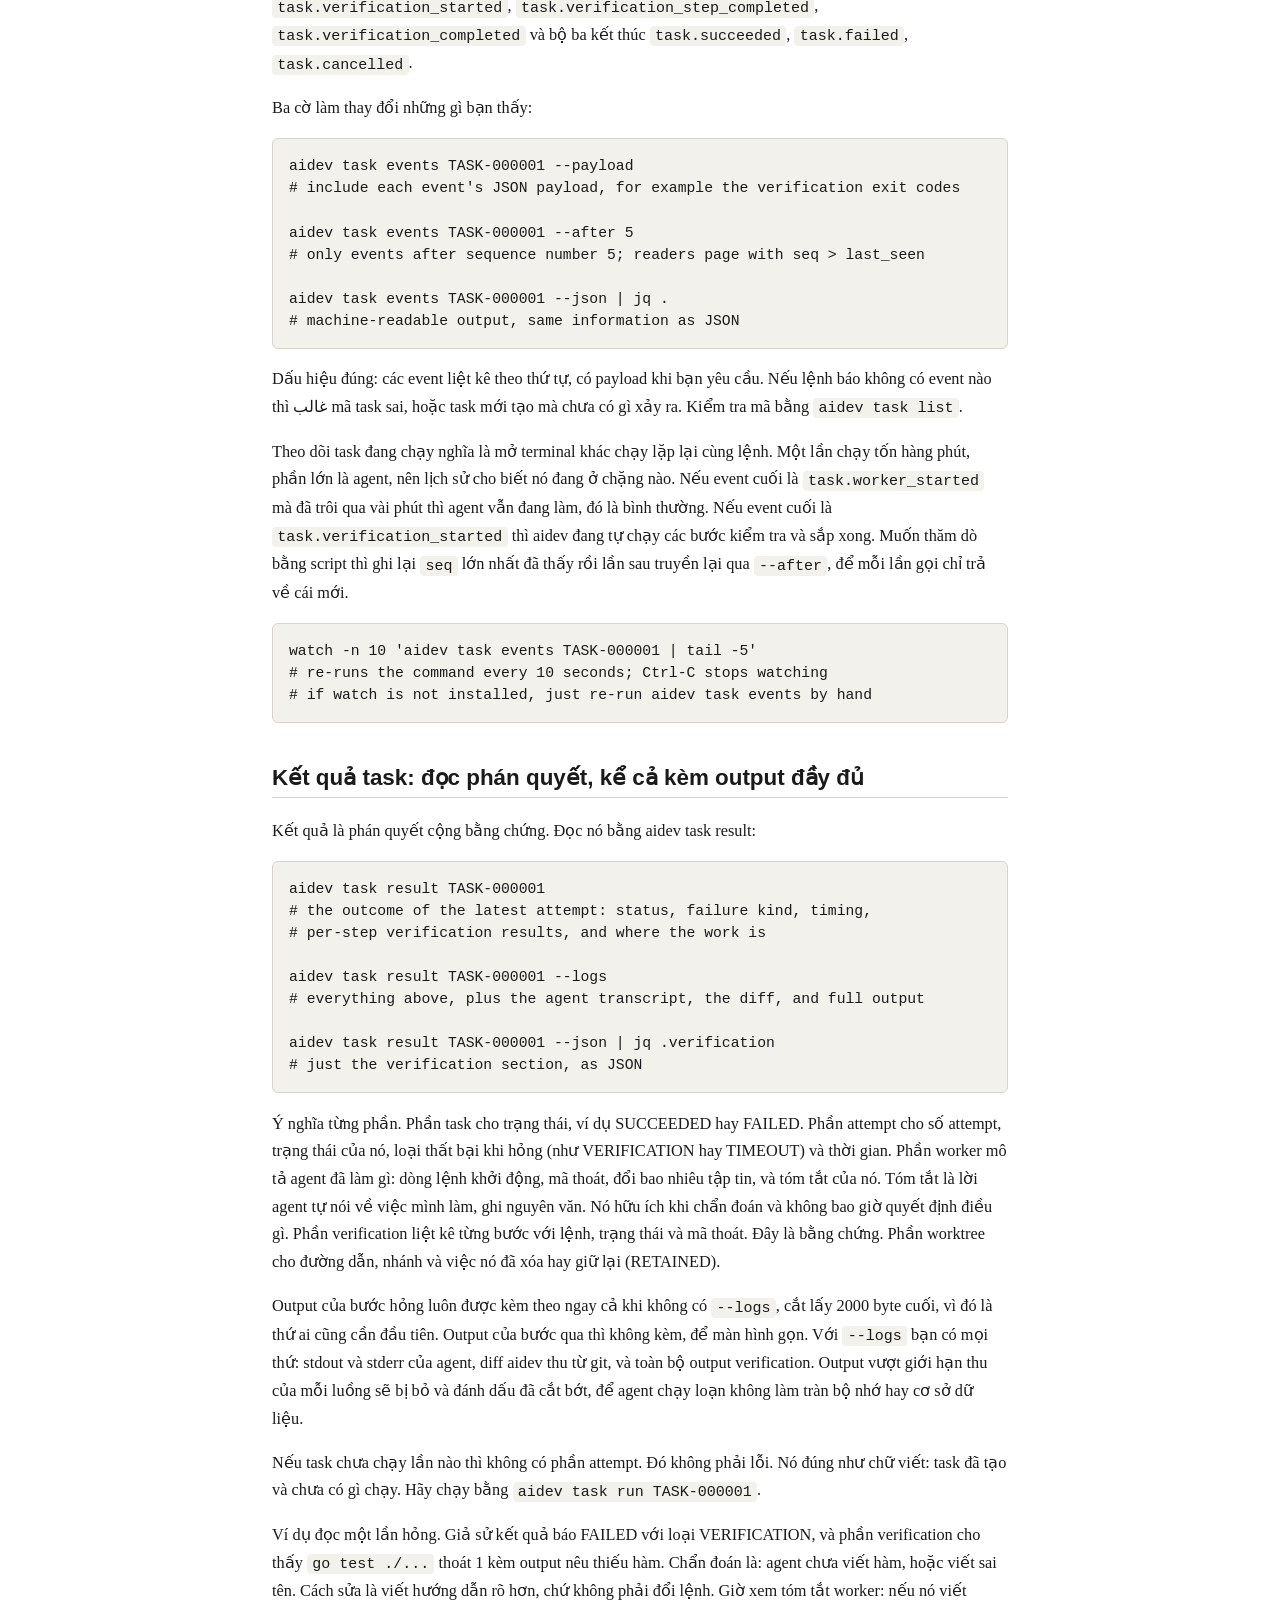
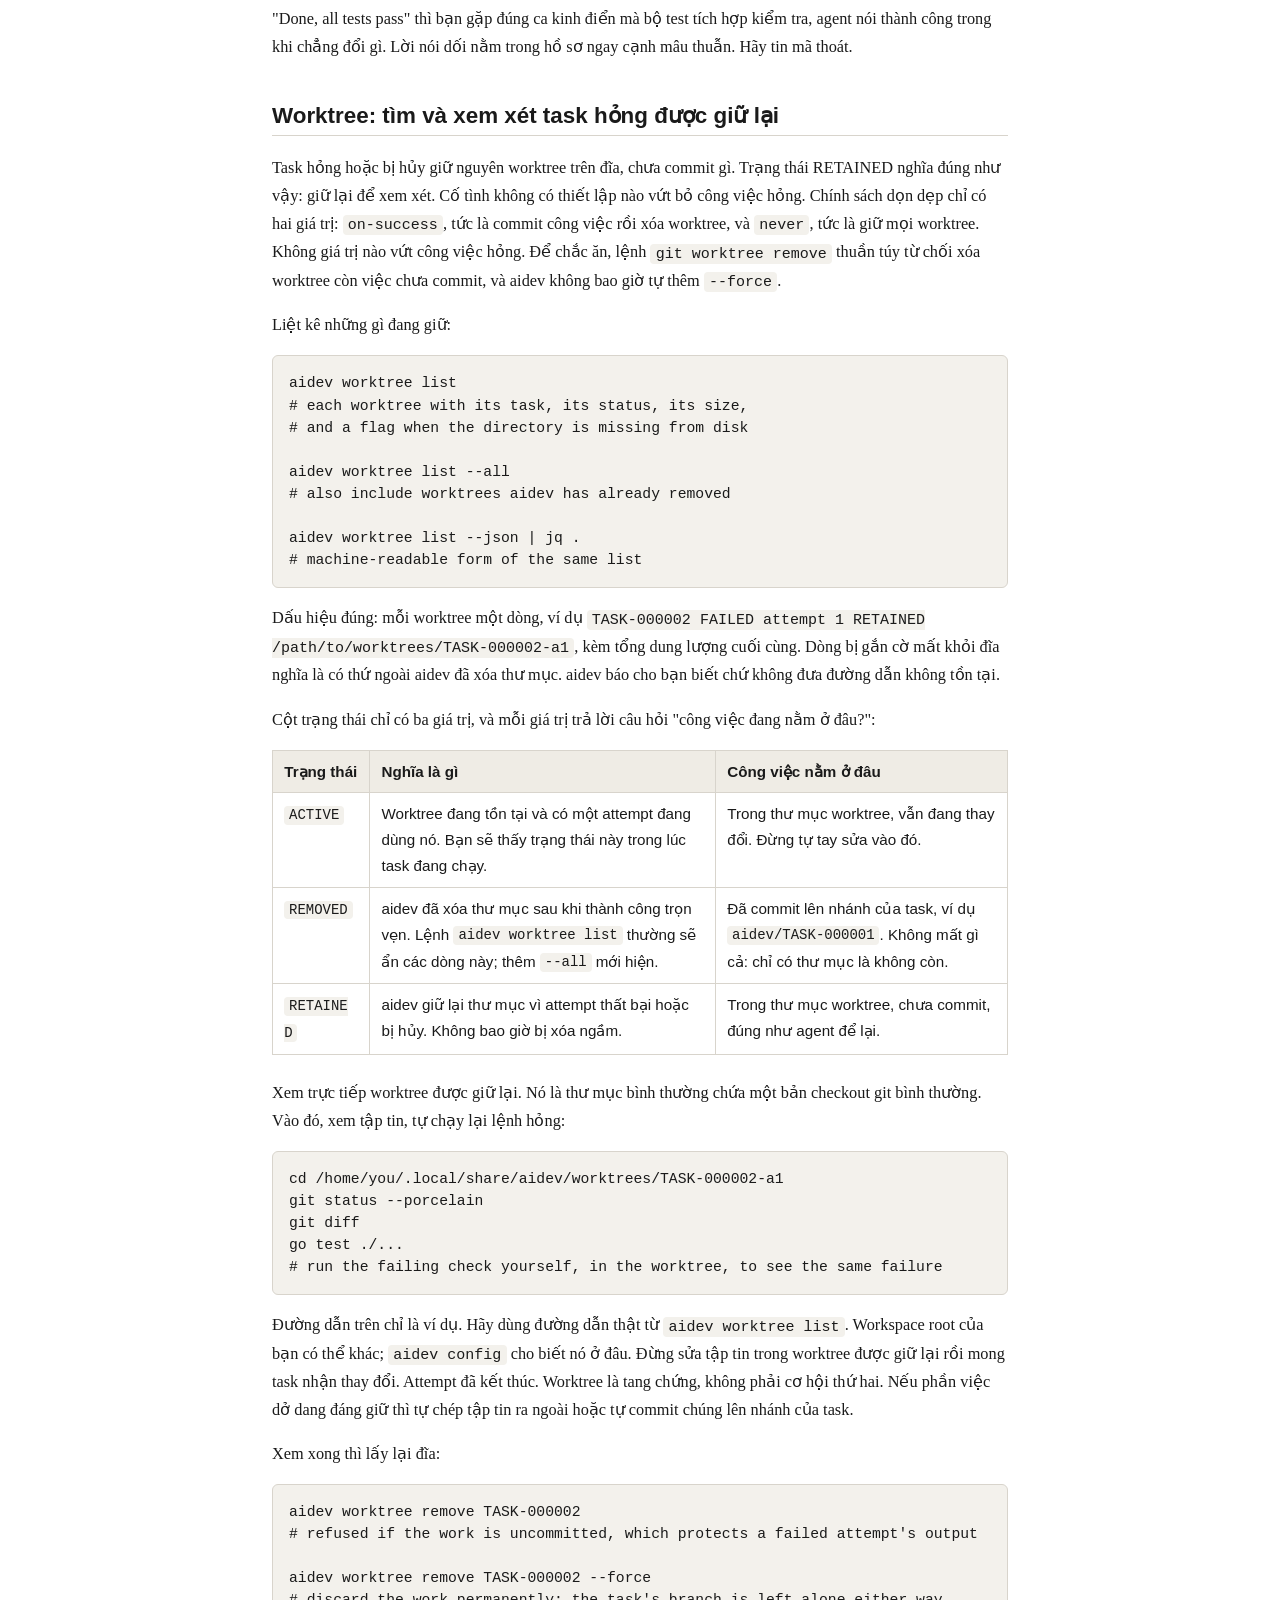
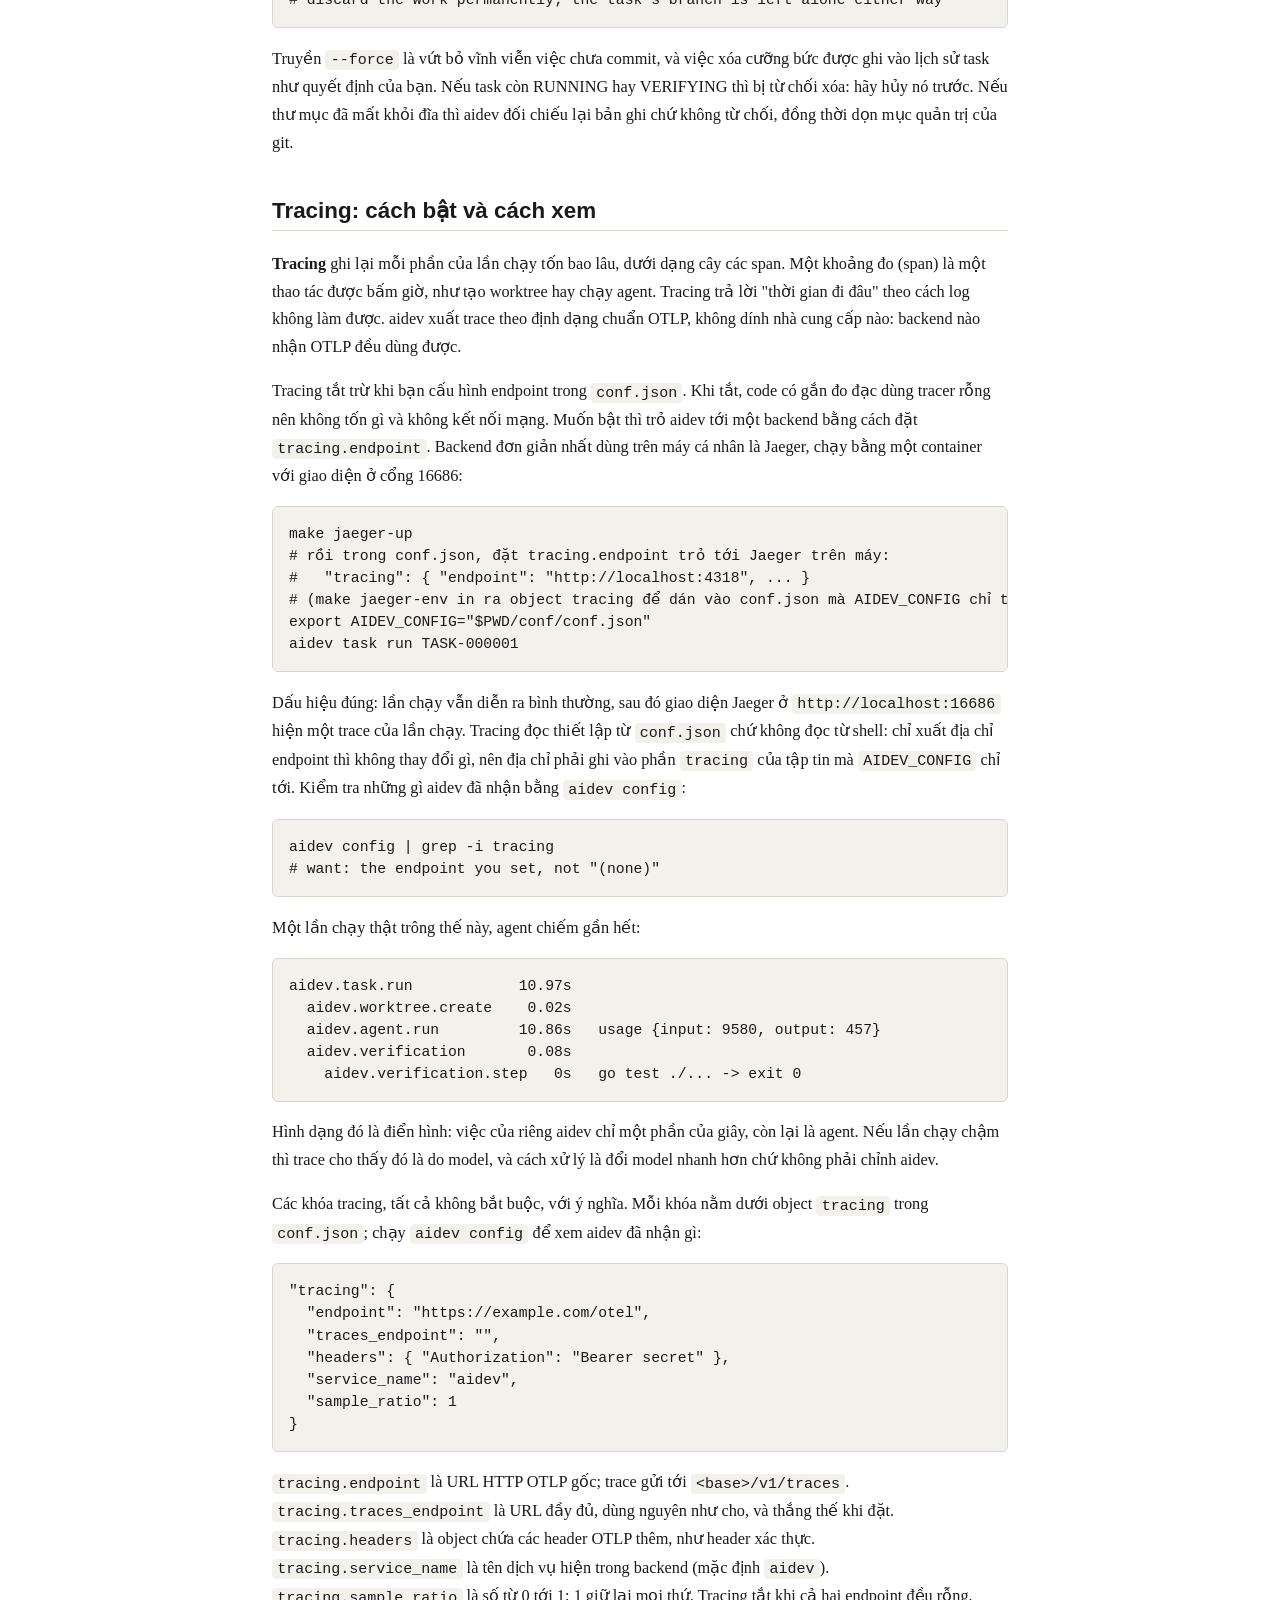
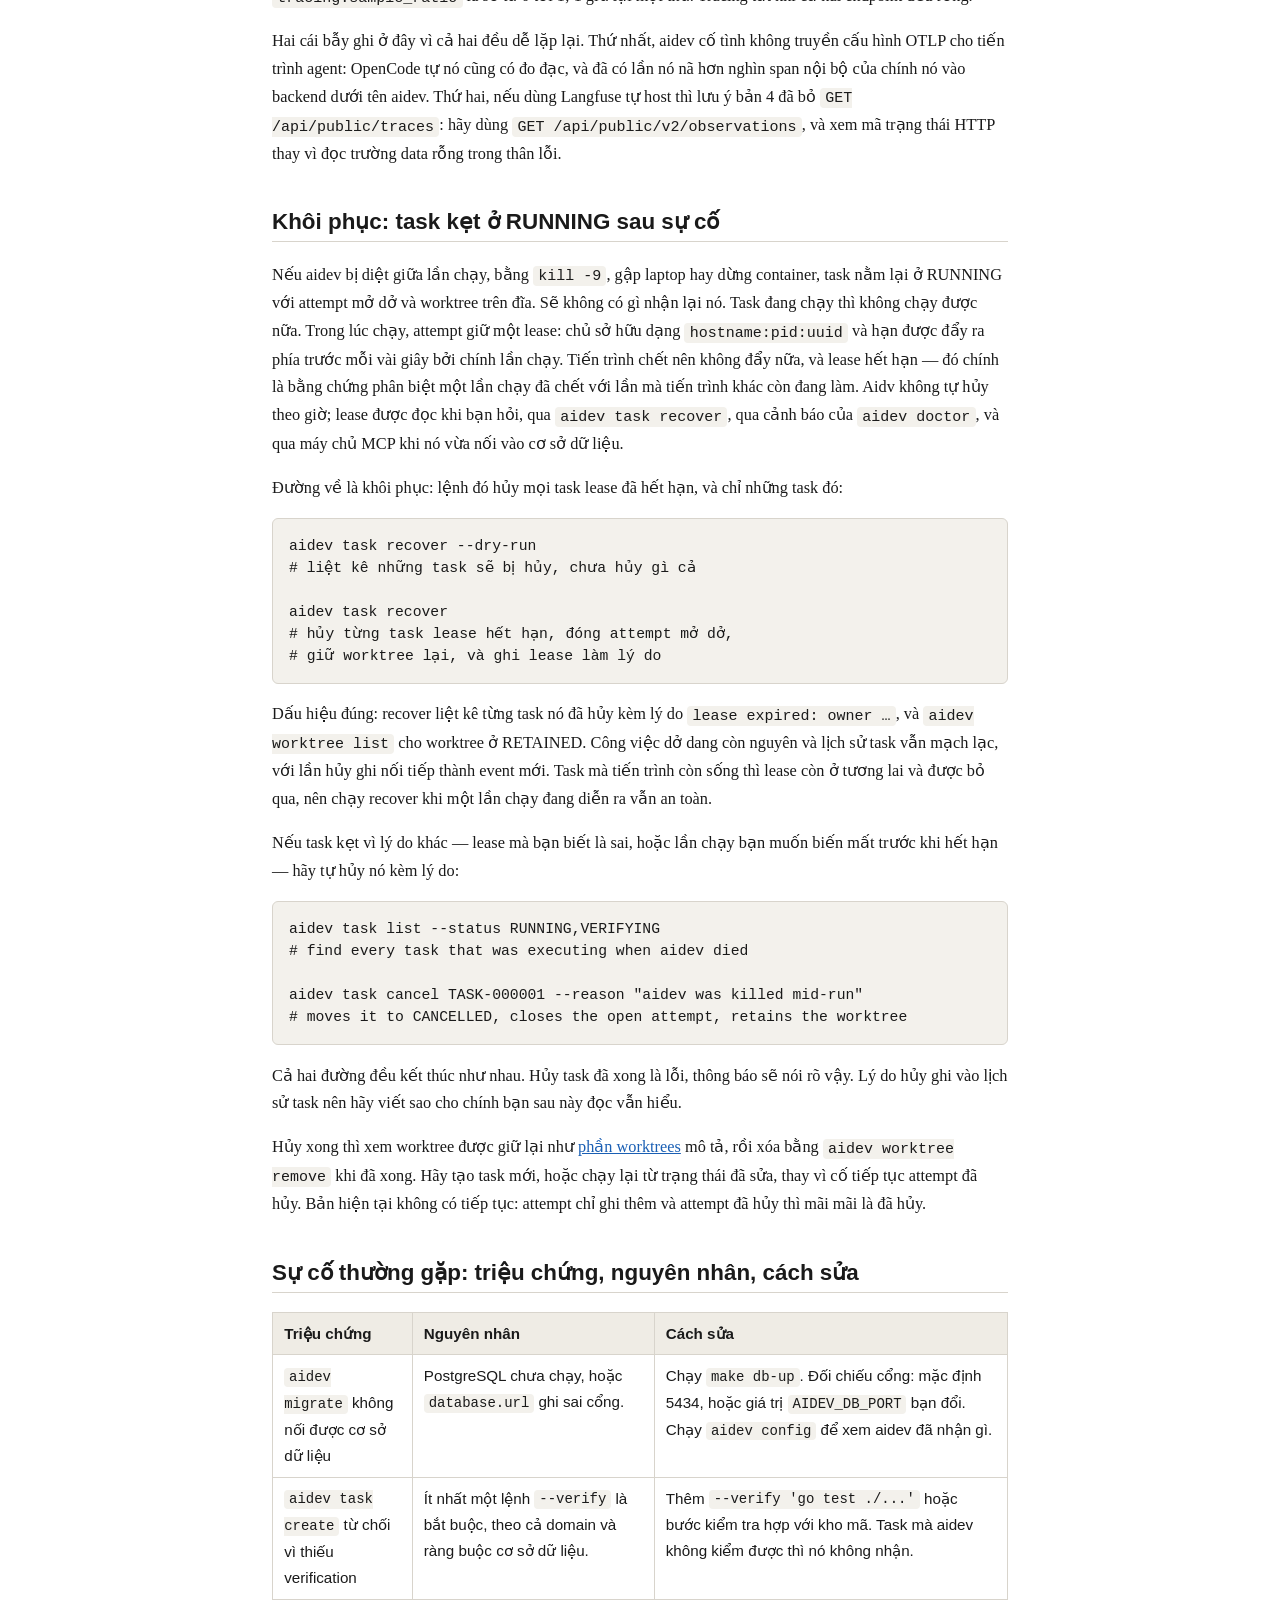
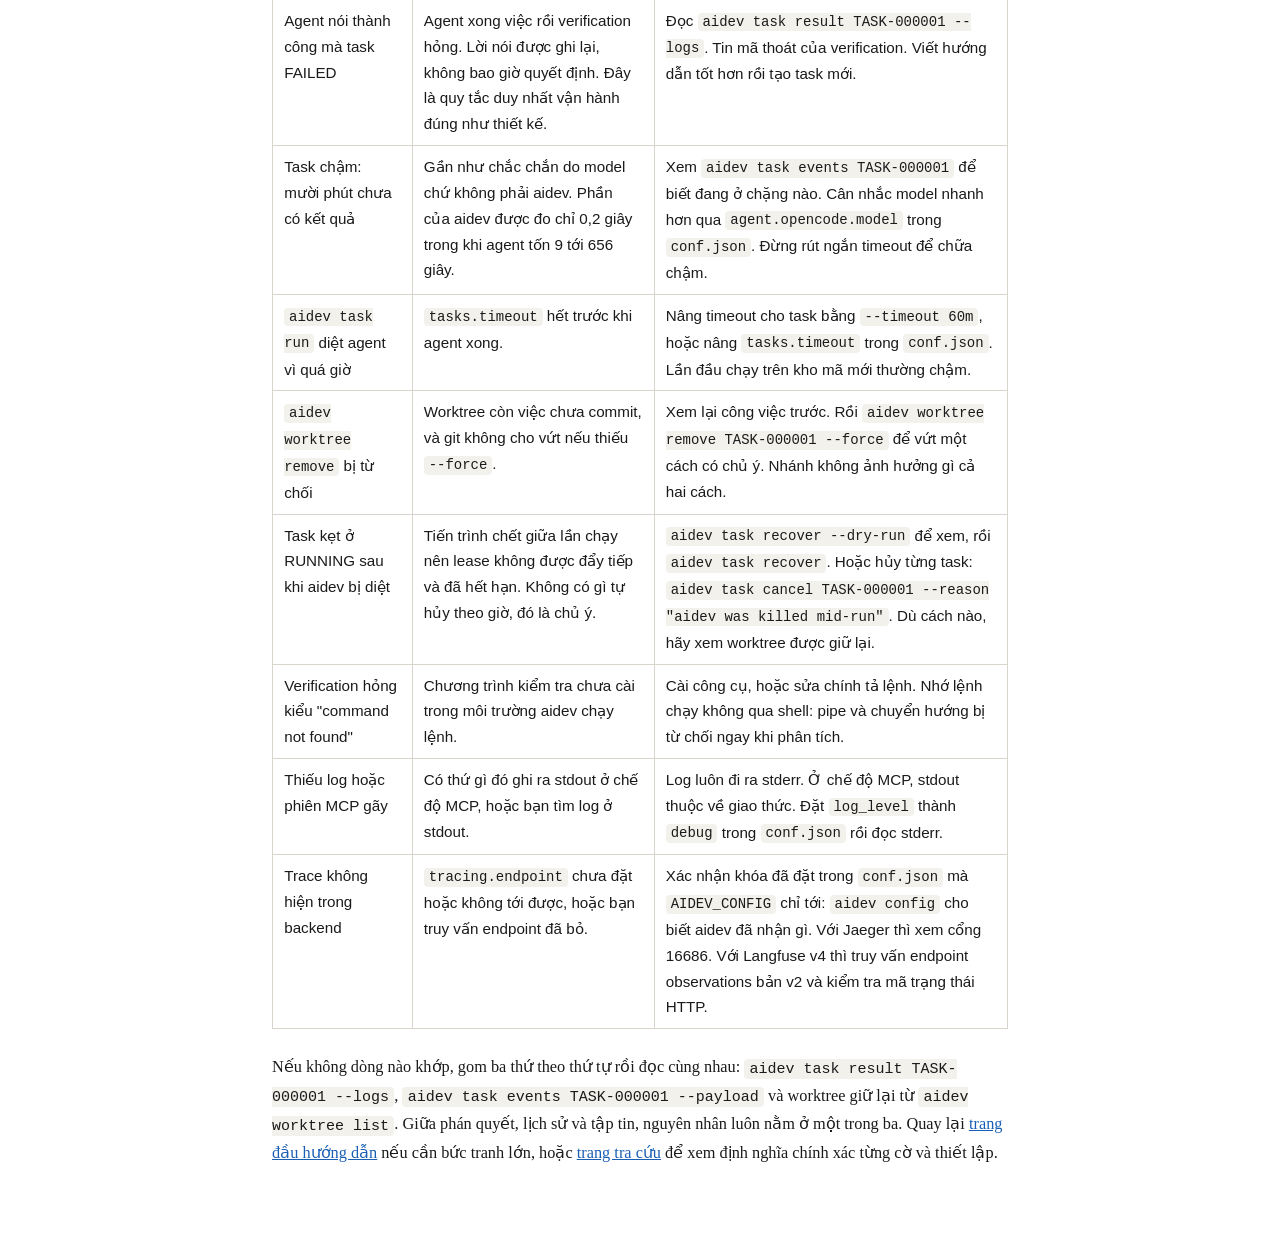
<file: docs/guide/vi/debugging.html>
<!DOCTYPE html>
<html lang="vi">
<head>
<meta charset="utf-8">
<meta name="viewport" content="width=device-width, initial-scale=1">
<title>Gỡ lỗi task aidev: log, event, kết quả, worktree</title>
<link rel="stylesheet" href="../guide.css">
</head>
<body>
<nav class="breadcrumb"><a href="index.html">Hướng dẫn</a> · <a href="getting-started.html">Bắt đầu</a> · <a href="debugging.html">Gỡ lỗi</a> · <a href="reference.html">Tra cứu</a></nav>
<nav class="lang-switch"><a href="../debugging.html">English</a></nav>
<main>
<h1>Gỡ lỗi: cách tìm ra chuyện gì đã xảy ra</h1>

<p><strong>Gỡ lỗi</strong> nghĩa là tìm ra chuyện gì đã xảy ra khi mọi thứ không như mong đợi. aidev cho bạn bốn chỗ để xem: log, lịch sử event, kết quả task và worktree được giữ lại. Trang này giải thích từng chỗ, theo đúng thứ tự nên thử.</p>

<div class="notice"><strong>Quy tắc duy nhất vẫn đúng khi gỡ lỗi:</strong> chỉ verification mới được đưa task sang SUCCEEDED. Khi task hỏng, output của verification là phán quyết. Bản ghi của agent chỉ là bối cảnh. Đừng đọc tóm tắt của agent trước rồi suy ngược. Hãy đọc kết quả verification trước, rồi mới dùng bản ghi của agent để hiểu nó đã đi tới đó bằng cách nào.</div>

<section id="where-to-look-first">
<h2>Xem ở đâu trước</h2>

<p>Bắt đầu từ triệu chứng. Đối chiếu nó với điểm xuất phát:</p>

<table>
<tr><th>Triệu chứng</th><th>Bắt đầu ở</th><th>Lệnh</th></tr>
<tr><td>Task hỏng và bạn muốn biết vì sao</td><td>Kết quả kèm output đầy đủ</td><td><code>aidev task result TASK-000001 --logs</code></td></tr>
<tr><td>Task có vẻ kẹt hoặc chậm</td><td>Lịch sử event</td><td><code>aidev task events TASK-000001</code></td></tr>
<tr><td>Chính aidev in lỗi</td><td>Log trên stderr</td><td>Chạy lại và đọc stderr; đặt <code>log_level</code> thành <code>debug</code> trong <code>conf.json</code></td></tr>
<tr><td>Công cụ MCP báo lần chạy dừng đột ngột</td><td>Log stderr của chính tiến trình chạy</td><td>Lỗi đã kèm phần cuối log; toàn bộ nằm ở <code>workspace_root/run-logs/TASK-000001-*.log</code></td></tr>
<tr><td>Bạn muốn lấy các tập tin agent làm dở</td><td>Worktree được giữ lại</td><td><code>aidev worktree list</code></td></tr>
<tr><td>Task kẹt ở RUNNING sau sự cố</td><td>Khôi phục theo lease</td><td><code>aidev task recover --dry-run</code> rồi <code>aidev task recover</code></td></tr>
<tr><td>Bạn cần thời gian từng chặng của cả lần chạy</td><td>Tracing</td><td>Đặt <code>tracing.endpoint</code> trong <code>conf.json</code> rồi xem trace</td></tr>
</table>

<p>Phần còn lại của trang đi qua từng dòng một. Nếu bạn mới thì đọc hết trang một lần. Sau đó dùng bảng trên như mục lục.</p>
</section>

<section id="logs">
<h2>Log: chúng nằm ở đâu và vì sao lại ở stderr</h2>

<p><strong>Log</strong> là dòng chữ chẩn đoán chương trình in ra trong lúc chạy. Mỗi chương trình có hai luồng output: <strong>stdout</strong> (output chuẩn) và <strong>stderr</strong> (lỗi chuẩn). Theo quy ước, stdout mang đáp án thật của chương trình còn stderr mang thông tin chẩn đoán về cách nó ra đáp án đó.</p>

<p>aidev theo quy ước đó một cách nghiêm ngặt. Output dạng người đọc của lệnh đi ra stdout. Mọi log đi ra stderr. Lý do chỉ có một, và nó liên quan tới tính đúng đắn chứ không phải phong cách: khi aidev chạy dưới dạng máy chủ MCP thì stdout mang giao thức JSON-RPC mà Claude Code nói. JSON-RPC là định dạng để một chương trình gọi hàm của chương trình khác qua pipe. Chỉ một dòng log lạc sang stdout cũng đủ làm hỏng luồng giao thức đó. Vì vậy gói logging không có tùy chọn stdout nào cả. Bỏ hẳn khả năng đó đáng tin hơn là trông chờ mọi người nhớ quy tắc.</p>

<p>Chính sự tách bạch này làm output JSON ghép nối được. Vì log không bao giờ đụng tới stdout nên cách viết này luôn đúng:</p>

<pre><code>aidev task get TASK-000001 --json | jq .status
# stdout carries JSON, so piping it to jq works;
# diagnostics stay visible on stderr, on your terminal</code></pre>

<p>Dấu hiệu đúng: <code>jq</code> in ra trạng thái, còn các dòng log hiện riêng trên terminal của bạn. Nếu <code>jq</code> than input không phải JSON thì đã có thứ gì đó ghi chữ không phải JSON ra stdout, điều không bao giờ được xảy ra. Hãy báo lại việc đó.</p>

<p>Các dòng log có cấu trúc. Mỗi dòng mang các trường để bạn lần theo một task:</p>

<p>Muốn tạm thời xem log chi tiết thì sửa <code>log_level</code> thành <code>debug</code> trong <code>conf.json</code> của bạn, rồi lọc stderr vào một tập tin:</p>

<pre><code>aidev task run TASK-000001 2&gt; aidev.log
grep 'TASK-000001' aidev.log | head -20</code></pre>

<p>Đoạn <code>2&gt;</code> chuyển hướng stderr vào tập tin. Phải làm vậy vì log đi ra stderr chứ không phải stdout. Các trường cần tìm là <code>task_id</code>, <code>attempt_id</code> và <code>worktree_path</code>. Chúng gắn với một logger nằm trong context của chương trình, nên code ở sâu bên trong tự kế thừa mà không cần truyền logger qua từng hàm. Muốn theo một task thì lọc theo mã tham chiếu hoặc id của nó. Muốn theo một lần chạy thì lọc theo id attempt.</p>

<p>Lần chạy khởi động từ MCP server là một tiến trình riêng, và stderr của nó không bao giờ tới terminal của bạn. Nó ghi vào một tập tin log riêng trong <code>workspace_root/run-logs/</code>, mỗi lần chạy một tập tin, đặt tên theo mã task và thời điểm bắt đầu. Khi lần chạy đó chết mà chưa ghi được kết thúc nào thì phần cuối tập tin đó nằm ngay trong thông báo lỗi; mở chính tập tin để đọc phần còn lại.</p>

<p><code>log_level</code> điều khiển lượng log in ra. Các giá trị cho phép là <code>debug</code>, <code>info</code>, <code>warn</code> và <code>error</code>. Mặc định là <code>info</code>. Đặt <code>log_level</code> thành <code>debug</code> trong <code>conf.json</code> khi cần bức tranh đầy đủ, ví dụ task hỏng theo cách mà kết quả không giải thích được. Giá trị lạ làm khởi động thất bại kèm thông báo nêu các giá trị cho phép. aidev không bao giờ ghi bí mật vào log: chuỗi kết nối được che trước khi in hoặc ghi, và môi trường đưa cho tiến trình con không bao giờ bị ghi lại.</p>

<p>Nếu nâng mức log vẫn không giải thích được vấn đề thời gian thì bật tracing như <a href="debugging.html#tracing">phần tracing</a> mô tả. Log cho biết chuyện gì đã xảy ra. Trace cho biết mỗi phần tốn bao lâu.</p>
</section>

<section id="events">
<h2>Event: đọc lịch sử, kể cả khi task đang chạy</h2>

<p>Lịch sử event là nhật ký của task. Mỗi lần đổi trạng thái và mỗi bước lớn đều ghi thêm một event trong cùng transaction cơ sở dữ liệu với chính thay đổi đó, nên lịch sử không thể vênh với trạng thái. Event có số thứ tự (<code>seq</code>) tạo thứ tự toàn phần không phụ thuộc độ phân giải đồng hồ: hai event ghi trong cùng một mili-giây vẫn xếp trước sau rõ ràng, điều mà timestamp một mình không đảm bảo được.</p>

<p>Đọc lịch sử bằng aidev task events:</p>

<pre><code>aidev task events TASK-000001
# want, for a finished task, something like:
#   1       10:02:11.041  task.created
#   2       10:02:11.058  task.ready
#   3       10:02:12.004  task.started
#   4       10:02:12.031  task.worktree_created
#   5       10:02:12.040  task.worker_started
#   6       10:12:03.112  task.worker_completed
#   7       10:12:03.120  task.verification_started
#   8       10:12:03.205  task.verification_step_completed
#   9       10:12:03.208  task.verification_completed
#   10      10:12:03.220  task.succeeded</code></pre>

<p>Mỗi dòng cho số thứ tự, giờ UTC và kiểu event. Từ vựng đầy đủ các kiểu event nằm ở <a href="reference.html#events-reference">trang tra cứu</a>. Các kiểu quan trọng khi chẩn đoán là <code>task.created</code>, <code>task.ready</code>, <code>task.started</code>, <code>task.worktree_created</code>, <code>task.worker_started</code>, <code>task.worker_completed</code>, <code>task.verification_started</code>, <code>task.verification_step_completed</code>, <code>task.verification_completed</code> và bộ ba kết thúc <code>task.succeeded</code>, <code>task.failed</code>, <code>task.cancelled</code>.</p>

<p>Ba cờ làm thay đổi những gì bạn thấy:</p>

<pre><code>aidev task events TASK-000001 --payload
# include each event's JSON payload, for example the verification exit codes

aidev task events TASK-000001 --after 5
# only events after sequence number 5; readers page with seq &gt; last_seen

aidev task events TASK-000001 --json | jq .
# machine-readable output, same information as JSON</code></pre>

<p>Dấu hiệu đúng: các event liệt kê theo thứ tự, có payload khi bạn yêu cầu. Nếu lệnh báo không có event nào thì غالب mã task sai, hoặc task mới tạo mà chưa có gì xảy ra. Kiểm tra mã bằng <code>aidev task list</code>.</p>

<p>Theo dõi task đang chạy nghĩa là mở terminal khác chạy lặp lại cùng lệnh. Một lần chạy tốn hàng phút, phần lớn là agent, nên lịch sử cho biết nó đang ở chặng nào. Nếu event cuối là <code>task.worker_started</code> mà đã trôi qua vài phút thì agent vẫn đang làm, đó là bình thường. Nếu event cuối là <code>task.verification_started</code> thì aidev đang tự chạy các bước kiểm tra và sắp xong. Muốn thăm dò bằng script thì ghi lại <code>seq</code> lớn nhất đã thấy rồi lần sau truyền lại qua <code>--after</code>, để mỗi lần gọi chỉ trả về cái mới.</p>

<pre><code>watch -n 10 'aidev task events TASK-000001 | tail -5'
# re-runs the command every 10 seconds; Ctrl-C stops watching
# if watch is not installed, just re-run aidev task events by hand</code></pre>
</section>

<section id="task-result">
<h2>Kết quả task: đọc phán quyết, kể cả kèm output đầy đủ</h2>

<p>Kết quả là phán quyết cộng bằng chứng. Đọc nó bằng aidev task result:</p>

<pre><code>aidev task result TASK-000001
# the outcome of the latest attempt: status, failure kind, timing,
# per-step verification results, and where the work is

aidev task result TASK-000001 --logs
# everything above, plus the agent transcript, the diff, and full output

aidev task result TASK-000001 --json | jq .verification
# just the verification section, as JSON</code></pre>

<p>Ý nghĩa từng phần. Phần task cho trạng thái, ví dụ SUCCEEDED hay FAILED. Phần attempt cho số attempt, trạng thái của nó, loại thất bại khi hỏng (như VERIFICATION hay TIMEOUT) và thời gian. Phần worker mô tả agent đã làm gì: dòng lệnh khởi động, mã thoát, đổi bao nhiêu tập tin, và tóm tắt của nó. Tóm tắt là lời agent tự nói về việc mình làm, ghi nguyên văn. Nó hữu ích khi chẩn đoán và không bao giờ quyết định điều gì. Phần verification liệt kê từng bước với lệnh, trạng thái và mã thoát. Đây là bằng chứng. Phần worktree cho đường dẫn, nhánh và việc nó đã xóa hay giữ lại (RETAINED).</p>

<p>Output của bước hỏng luôn được kèm theo ngay cả khi không có <code>--logs</code>, cắt lấy 2000 byte cuối, vì đó là thứ ai cũng cần đầu tiên. Output của bước qua thì không kèm, để màn hình gọn. Với <code>--logs</code> bạn có mọi thứ: stdout và stderr của agent, diff aidev thu từ git, và toàn bộ output verification. Output vượt giới hạn thu của mỗi luồng sẽ bị bỏ và đánh dấu đã cắt bớt, để agent chạy loạn không làm tràn bộ nhớ hay cơ sở dữ liệu.</p>

<p>Nếu task chưa chạy lần nào thì không có phần attempt. Đó không phải lỗi. Nó đúng như chữ viết: task đã tạo và chưa có gì chạy. Hãy chạy bằng <code>aidev task run TASK-000001</code>.</p>

<p>Ví dụ đọc một lần hỏng. Giả sử kết quả báo FAILED với loại VERIFICATION, và phần verification cho thấy <code>go test ./...</code> thoát 1 kèm output nêu thiếu hàm. Chẩn đoán là: agent chưa viết hàm, hoặc viết sai tên. Cách sửa là viết hướng dẫn rõ hơn, chứ không phải đổi lệnh. Giờ xem tóm tắt worker: nếu nó viết "Done, all tests pass" thì bạn gặp đúng ca kinh điển mà bộ test tích hợp kiểm tra, agent nói thành công trong khi chẳng đổi gì. Lời nói dối nằm trong hồ sơ ngay cạnh mâu thuẫn. Hãy tin mã thoát.</p>
</section>

<section id="worktrees">
<h2>Worktree: tìm và xem xét task hỏng được giữ lại</h2>

<p>Task hỏng hoặc bị hủy giữ nguyên worktree trên đĩa, chưa commit gì. Trạng thái RETAINED nghĩa đúng như vậy: giữ lại để xem xét. Cố tình không có thiết lập nào vứt bỏ công việc hỏng. Chính sách dọn dẹp chỉ có hai giá trị: <code>on-success</code>, tức là commit công việc rồi xóa worktree, và <code>never</code>, tức là giữ mọi worktree. Không giá trị nào vứt công việc hỏng. Để chắc ăn, lệnh <code>git worktree remove</code> thuần túy từ chối xóa worktree còn việc chưa commit, và aidev không bao giờ tự thêm <code>--force</code>.</p>

<p>Liệt kê những gì đang giữ:</p>

<pre><code>aidev worktree list
# each worktree with its task, its status, its size,
# and a flag when the directory is missing from disk

aidev worktree list --all
# also include worktrees aidev has already removed

aidev worktree list --json | jq .
# machine-readable form of the same list</code></pre>

<p>Dấu hiệu đúng: mỗi worktree một dòng, ví dụ <code>TASK-000002 FAILED attempt 1 RETAINED /path/to/worktrees/TASK-000002-a1</code>, kèm tổng dung lượng cuối cùng. Dòng bị gắn cờ mất khỏi đĩa nghĩa là có thứ ngoài aidev đã xóa thư mục. aidev báo cho bạn biết chứ không đưa đường dẫn không tồn tại.</p>

<p>Cột trạng thái chỉ có ba giá trị, và mỗi giá trị trả lời câu hỏi "công việc đang nằm ở đâu?":</p>

<table>
<tr><th>Trạng thái</th><th>Nghĩa là gì</th><th>Công việc nằm ở đâu</th></tr>
<tr><td><code>ACTIVE</code></td><td>Worktree đang tồn tại và có một attempt đang dùng nó. Bạn sẽ thấy trạng thái này trong lúc task đang chạy.</td><td>Trong thư mục worktree, vẫn đang thay đổi. Đừng tự tay sửa vào đó.</td></tr>
<tr><td><code>REMOVED</code></td><td>aidev đã xóa thư mục sau khi thành công trọn vẹn. Lệnh <code>aidev worktree list</code> thường sẽ ẩn các dòng này; thêm <code>--all</code> mới hiện.</td><td>Đã commit lên nhánh của task, ví dụ <code>aidev/TASK-000001</code>. Không mất gì cả: chỉ có thư mục là không còn.</td></tr>
<tr><td><code>RETAINED</code></td><td>aidev giữ lại thư mục vì attempt thất bại hoặc bị hủy. Không bao giờ bị xóa ngầm.</td><td>Trong thư mục worktree, chưa commit, đúng như agent để lại.</td></tr>
</table>

<p>Xem trực tiếp worktree được giữ lại. Nó là thư mục bình thường chứa một bản checkout git bình thường. Vào đó, xem tập tin, tự chạy lại lệnh hỏng:</p>

<pre><code>cd /home/you/.local/share/aidev/worktrees/TASK-000002-a1
git status --porcelain
git diff
go test ./...
# run the failing check yourself, in the worktree, to see the same failure</code></pre>

<p>Đường dẫn trên chỉ là ví dụ. Hãy dùng đường dẫn thật từ <code>aidev worktree list</code>. Workspace root của bạn có thể khác; <code>aidev config</code> cho biết nó ở đâu. Đừng sửa tập tin trong worktree được giữ lại rồi mong task nhận thay đổi. Attempt đã kết thúc. Worktree là tang chứng, không phải cơ hội thứ hai. Nếu phần việc dở dang đáng giữ thì tự chép tập tin ra ngoài hoặc tự commit chúng lên nhánh của task.</p>

<p>Xem xong thì lấy lại đĩa:</p>

<pre><code>aidev worktree remove TASK-000002
# refused if the work is uncommitted, which protects a failed attempt's output

aidev worktree remove TASK-000002 --force
# discard the work permanently; the task's branch is left alone either way</code></pre>

<p>Truyền <code>--force</code> là vứt bỏ vĩnh viễn việc chưa commit, và việc xóa cưỡng bức được ghi vào lịch sử task như quyết định của bạn. Nếu task còn RUNNING hay VERIFYING thì bị từ chối xóa: hãy hủy nó trước. Nếu thư mục đã mất khỏi đĩa thì aidev đối chiếu lại bản ghi chứ không từ chối, đồng thời dọn mục quản trị của git.</p>
</section>

<section id="tracing">
<h2>Tracing: cách bật và cách xem</h2>

<p><strong>Tracing</strong> ghi lại mỗi phần của lần chạy tốn bao lâu, dưới dạng cây các span. Một khoảng đo (span) là một thao tác được bấm giờ, như tạo worktree hay chạy agent. Tracing trả lời "thời gian đi đâu" theo cách log không làm được. aidev xuất trace theo định dạng chuẩn OTLP, không dính nhà cung cấp nào: backend nào nhận OTLP đều dùng được.</p>

<p>Tracing tắt trừ khi bạn cấu hình endpoint trong <code>conf.json</code>. Khi tắt, code có gắn đo đạc dùng tracer rỗng nên không tốn gì và không kết nối mạng. Muốn bật thì trỏ aidev tới một backend bằng cách đặt <code>tracing.endpoint</code>. Backend đơn giản nhất dùng trên máy cá nhân là Jaeger, chạy bằng một container với giao diện ở cổng 16686:</p>

<pre><code>make jaeger-up
# rồi trong conf.json, đặt tracing.endpoint trỏ tới Jaeger trên máy:
#   "tracing": { "endpoint": "http://localhost:4318", ... }
# (make jaeger-env in ra object tracing để dán vào conf.json mà AIDEV_CONFIG chỉ tới)
export AIDEV_CONFIG="$PWD/conf/conf.json"
aidev task run TASK-000001</code></pre>

<p>Dấu hiệu đúng: lần chạy vẫn diễn ra bình thường, sau đó giao diện Jaeger ở <code>http://localhost:16686</code> hiện một trace của lần chạy. Tracing đọc thiết lập từ <code>conf.json</code> chứ không đọc từ shell: chỉ xuất địa chỉ endpoint thì không thay đổi gì, nên địa chỉ phải ghi vào phần <code>tracing</code> của tập tin mà <code>AIDEV_CONFIG</code> chỉ tới. Kiểm tra những gì aidev đã nhận bằng <code>aidev config</code>:</p>

<pre><code>aidev config | grep -i tracing
# want: the endpoint you set, not "(none)"</code></pre>

<p>Một lần chạy thật trông thế này, agent chiếm gần hết:</p>

<pre><code>aidev.task.run            10.97s
  aidev.worktree.create    0.02s
  aidev.agent.run         10.86s   usage {input: 9580, output: 457}
  aidev.verification       0.08s
    aidev.verification.step   0s   go test ./... -&gt; exit 0</code></pre>

<p>Hình dạng đó là điển hình: việc của riêng aidev chỉ một phần của giây, còn lại là agent. Nếu lần chạy chậm thì trace cho thấy đó là do model, và cách xử lý là đổi model nhanh hơn chứ không phải chỉnh aidev.</p>

<p>Các khóa tracing, tất cả không bắt buộc, với ý nghĩa. Mỗi khóa nằm dưới object <code>tracing</code> trong <code>conf.json</code>; chạy <code>aidev config</code> để xem aidev đã nhận gì:</p>

<pre><code>"tracing": {
  "endpoint": "https://example.com/otel",
  "traces_endpoint": "",
  "headers": { "Authorization": "Bearer secret" },
  "service_name": "aidev",
  "sample_ratio": 1
}</code></pre>

<p><code>tracing.endpoint</code> là URL HTTP OTLP gốc; trace gửi tới <code>&lt;base&gt;/v1/traces</code>. <code>tracing.traces_endpoint</code> là URL đầy đủ, dùng nguyên như cho, và thắng thế khi đặt. <code>tracing.headers</code> là object chứa các header OTLP thêm, như header xác thực. <code>tracing.service_name</code> là tên dịch vụ hiện trong backend (mặc định <code>aidev</code>). <code>tracing.sample_ratio</code> là số từ 0 tới 1; 1 giữ lại mọi thứ. Tracing tắt khi cả hai endpoint đều rỗng.</p>

<p>Hai cái bẫy ghi ở đây vì cả hai đều dễ lặp lại. Thứ nhất, aidev cố tình không truyền cấu hình OTLP cho tiến trình agent: OpenCode tự nó cũng có đo đạc, và đã có lần nó nã hơn nghìn span nội bộ của chính nó vào backend dưới tên aidev. Thứ hai, nếu dùng Langfuse tự host thì lưu ý bản 4 đã bỏ <code>GET /api/public/traces</code>: hãy dùng <code>GET /api/public/v2/observations</code>, và xem mã trạng thái HTTP thay vì đọc trường data rỗng trong thân lỗi.</p>
</section>

<section id="recovery">
<h2>Khôi phục: task kẹt ở RUNNING sau sự cố</h2>

<p>Nếu aidev bị diệt giữa lần chạy, bằng <code>kill -9</code>, gập laptop hay dừng container, task nằm lại ở RUNNING với attempt mở dở và worktree trên đĩa. Sẽ không có gì nhận lại nó. Task đang chạy thì không chạy được nữa. Trong lúc chạy, attempt giữ một lease: chủ sở hữu dạng <code>hostname:pid:uuid</code> và hạn được đẩy ra phía trước mỗi vài giây bởi chính lần chạy. Tiến trình chết nên không đẩy nữa, và lease hết hạn — đó chính là bằng chứng phân biệt một lần chạy đã chết với lần mà tiến trình khác còn đang làm. Aidv không tự hủy theo giờ; lease được đọc khi bạn hỏi, qua <code>aidev task recover</code>, qua cảnh báo của <code>aidev doctor</code>, và qua máy chủ MCP khi nó vừa nối vào cơ sở dữ liệu.</p>

<p>Đường về là khôi phục: lệnh đó hủy mọi task lease đã hết hạn, và chỉ những task đó:</p>

<pre><code>aidev task recover --dry-run
# liệt kê những task sẽ bị hủy, chưa hủy gì cả

aidev task recover
# hủy từng task lease hết hạn, đóng attempt mở dở,
# giữ worktree lại, và ghi lease làm lý do</code></pre>

<p>Dấu hiệu đúng: recover liệt kê từng task nó đã hủy kèm lý do <code>lease expired: owner …</code>, và <code>aidev worktree list</code> cho worktree ở RETAINED. Công việc dở dang còn nguyên và lịch sử task vẫn mạch lạc, với lần hủy ghi nối tiếp thành event mới. Task mà tiến trình còn sống thì lease còn ở tương lai và được bỏ qua, nên chạy recover khi một lần chạy đang diễn ra vẫn an toàn.</p>

<p>Nếu task kẹt vì lý do khác — lease mà bạn biết là sai, hoặc lần chạy bạn muốn biến mất trước khi hết hạn — hãy tự hủy nó kèm lý do:</p>

<pre><code>aidev task list --status RUNNING,VERIFYING
# find every task that was executing when aidev died

aidev task cancel TASK-000001 --reason "aidev was killed mid-run"
# moves it to CANCELLED, closes the open attempt, retains the worktree</code></pre>

<p>Cả hai đường đều kết thúc như nhau. Hủy task đã xong là lỗi, thông báo sẽ nói rõ vậy. Lý do hủy ghi vào lịch sử task nên hãy viết sao cho chính bạn sau này đọc vẫn hiểu.</p>

<p>Hủy xong thì xem worktree được giữ lại như <a href="debugging.html#worktrees">phần worktrees</a> mô tả, rồi xóa bằng <code>aidev worktree remove</code> khi đã xong. Hãy tạo task mới, hoặc chạy lại từ trạng thái đã sửa, thay vì cố tiếp tục attempt đã hủy. Bản hiện tại không có tiếp tục: attempt chỉ ghi thêm và attempt đã hủy thì mãi mãi là đã hủy.</p>
</section>

<section id="common-problems">
<h2>Sự cố thường gặp: triệu chứng, nguyên nhân, cách sửa</h2>

<table>
<tr><th>Triệu chứng</th><th>Nguyên nhân</th><th>Cách sửa</th></tr>
<tr><td><code>aidev migrate</code> không nối được cơ sở dữ liệu</td><td>PostgreSQL chưa chạy, hoặc <code>database.url</code> ghi sai cổng.</td><td>Chạy <code>make db-up</code>. Đối chiếu cổng: mặc định 5434, hoặc giá trị <code>AIDEV_DB_PORT</code> bạn đổi. Chạy <code>aidev config</code> để xem aidev đã nhận gì.</td></tr>
<tr><td><code>aidev task create</code> từ chối vì thiếu verification</td><td>Ít nhất một lệnh <code>--verify</code> là bắt buộc, theo cả domain và ràng buộc cơ sở dữ liệu.</td><td>Thêm <code>--verify 'go test ./...'</code> hoặc bước kiểm tra hợp với kho mã. Task mà aidev không kiểm được thì nó không nhận.</td></tr>
<tr><td>Agent nói thành công mà task FAILED</td><td>Agent xong việc rồi verification hỏng. Lời nói được ghi lại, không bao giờ quyết định. Đây là quy tắc duy nhất vận hành đúng như thiết kế.</td><td>Đọc <code>aidev task result TASK-000001 --logs</code>. Tin mã thoát của verification. Viết hướng dẫn tốt hơn rồi tạo task mới.</td></tr>
<tr><td>Task chậm: mười phút chưa có kết quả</td><td>Gần như chắc chắn do model chứ không phải aidev. Phần của aidev được đo chỉ 0,2 giây trong khi agent tốn 9 tới 656 giây.</td><td>Xem <code>aidev task events TASK-000001</code> để biết đang ở chặng nào. Cân nhắc model nhanh hơn qua <code>agent.opencode.model</code> trong <code>conf.json</code>. Đừng rút ngắn timeout để chữa chậm.</td></tr>
<tr><td><code>aidev task run</code> diệt agent vì quá giờ</td><td><code>tasks.timeout</code> hết trước khi agent xong.</td><td>Nâng timeout cho task bằng <code>--timeout 60m</code>, hoặc nâng <code>tasks.timeout</code> trong <code>conf.json</code>. Lần đầu chạy trên kho mã mới thường chậm.</td></tr>
<tr><td><code>aidev worktree remove</code> bị từ chối</td><td>Worktree còn việc chưa commit, và git không cho vứt nếu thiếu <code>--force</code>.</td><td>Xem lại công việc trước. Rồi <code>aidev worktree remove TASK-000001 --force</code> để vứt một cách có chủ ý. Nhánh không ảnh hưởng gì cả hai cách.</td></tr>
<tr><td>Task kẹt ở RUNNING sau khi aidev bị diệt</td><td>Tiến trình chết giữa lần chạy nên lease không được đẩy tiếp và đã hết hạn. Không có gì tự hủy theo giờ, đó là chủ ý.</td><td><code>aidev task recover --dry-run</code> để xem, rồi <code>aidev task recover</code>. Hoặc hủy từng task: <code>aidev task cancel TASK-000001 --reason "aidev was killed mid-run"</code>. Dù cách nào, hãy xem worktree được giữ lại.</td></tr>
<tr><td>Verification hỏng kiểu "command not found"</td><td>Chương trình kiểm tra chưa cài trong môi trường aidev chạy lệnh.</td><td>Cài công cụ, hoặc sửa chính tả lệnh. Nhớ lệnh chạy không qua shell: pipe và chuyển hướng bị từ chối ngay khi phân tích.</td></tr>
<tr><td>Thiếu log hoặc phiên MCP gãy</td><td>Có thứ gì đó ghi ra stdout ở chế độ MCP, hoặc bạn tìm log ở stdout.</td><td>Log luôn đi ra stderr. Ở chế độ MCP, stdout thuộc về giao thức. Đặt <code>log_level</code> thành <code>debug</code> trong <code>conf.json</code> rồi đọc stderr.</td></tr>
<tr><td>Trace không hiện trong backend</td><td><code>tracing.endpoint</code> chưa đặt hoặc không tới được, hoặc bạn truy vấn endpoint đã bỏ.</td><td>Xác nhận khóa đã đặt trong <code>conf.json</code> mà <code>AIDEV_CONFIG</code> chỉ tới: <code>aidev config</code> cho biết aidev đã nhận gì. Với Jaeger thì xem cổng 16686. Với Langfuse v4 thì truy vấn endpoint observations bản v2 và kiểm tra mã trạng thái HTTP.</td></tr>
</table>

<p>Nếu không dòng nào khớp, gom ba thứ theo thứ tự rồi đọc cùng nhau: <code>aidev task result TASK-000001 --logs</code>, <code>aidev task events TASK-000001 --payload</code> và worktree giữ lại từ <code>aidev worktree list</code>. Giữa phán quyết, lịch sử và tập tin, nguyên nhân luôn nằm ở một trong ba. Quay lại <a href="index.html">trang đầu hướng dẫn</a> nếu cần bức tranh lớn, hoặc <a href="reference.html">trang tra cứu</a> để xem định nghĩa chính xác từng cờ và thiết lập.</p>
</section>
</main>
</body>
</html>
</file>
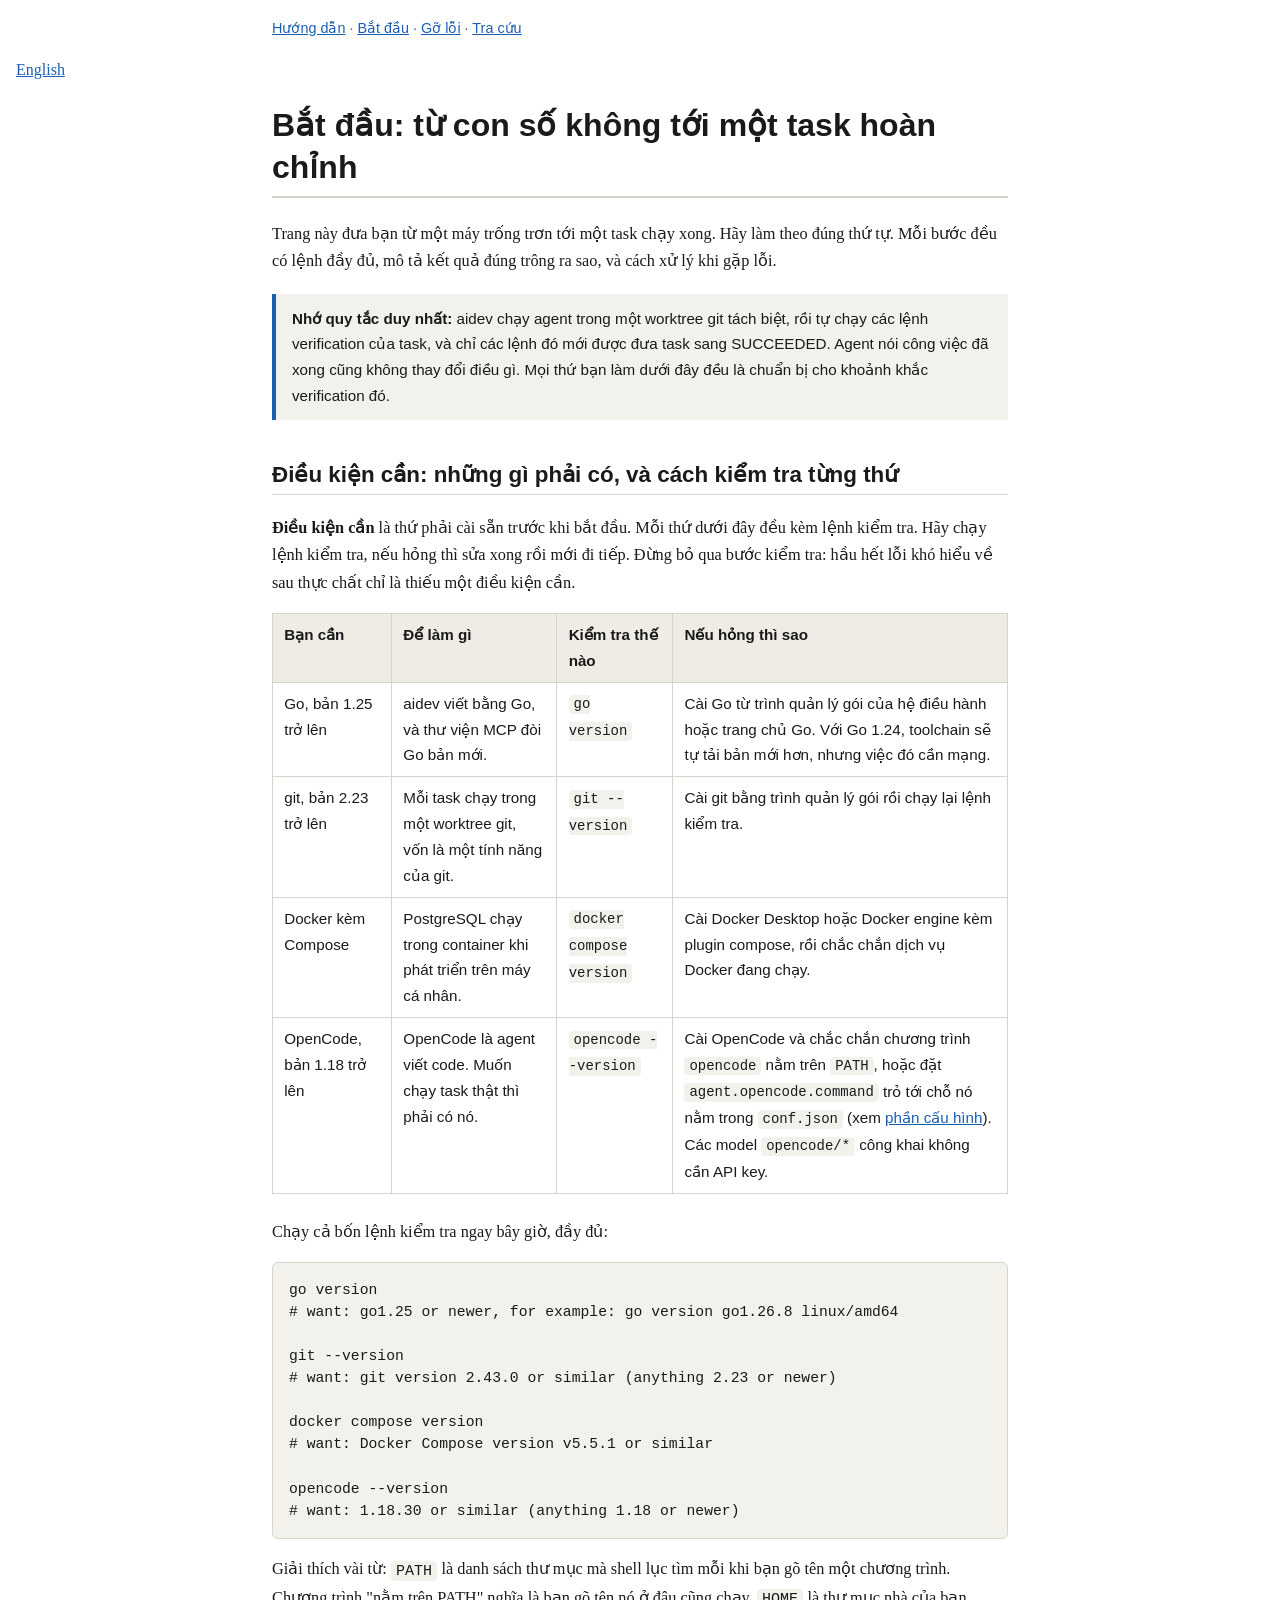
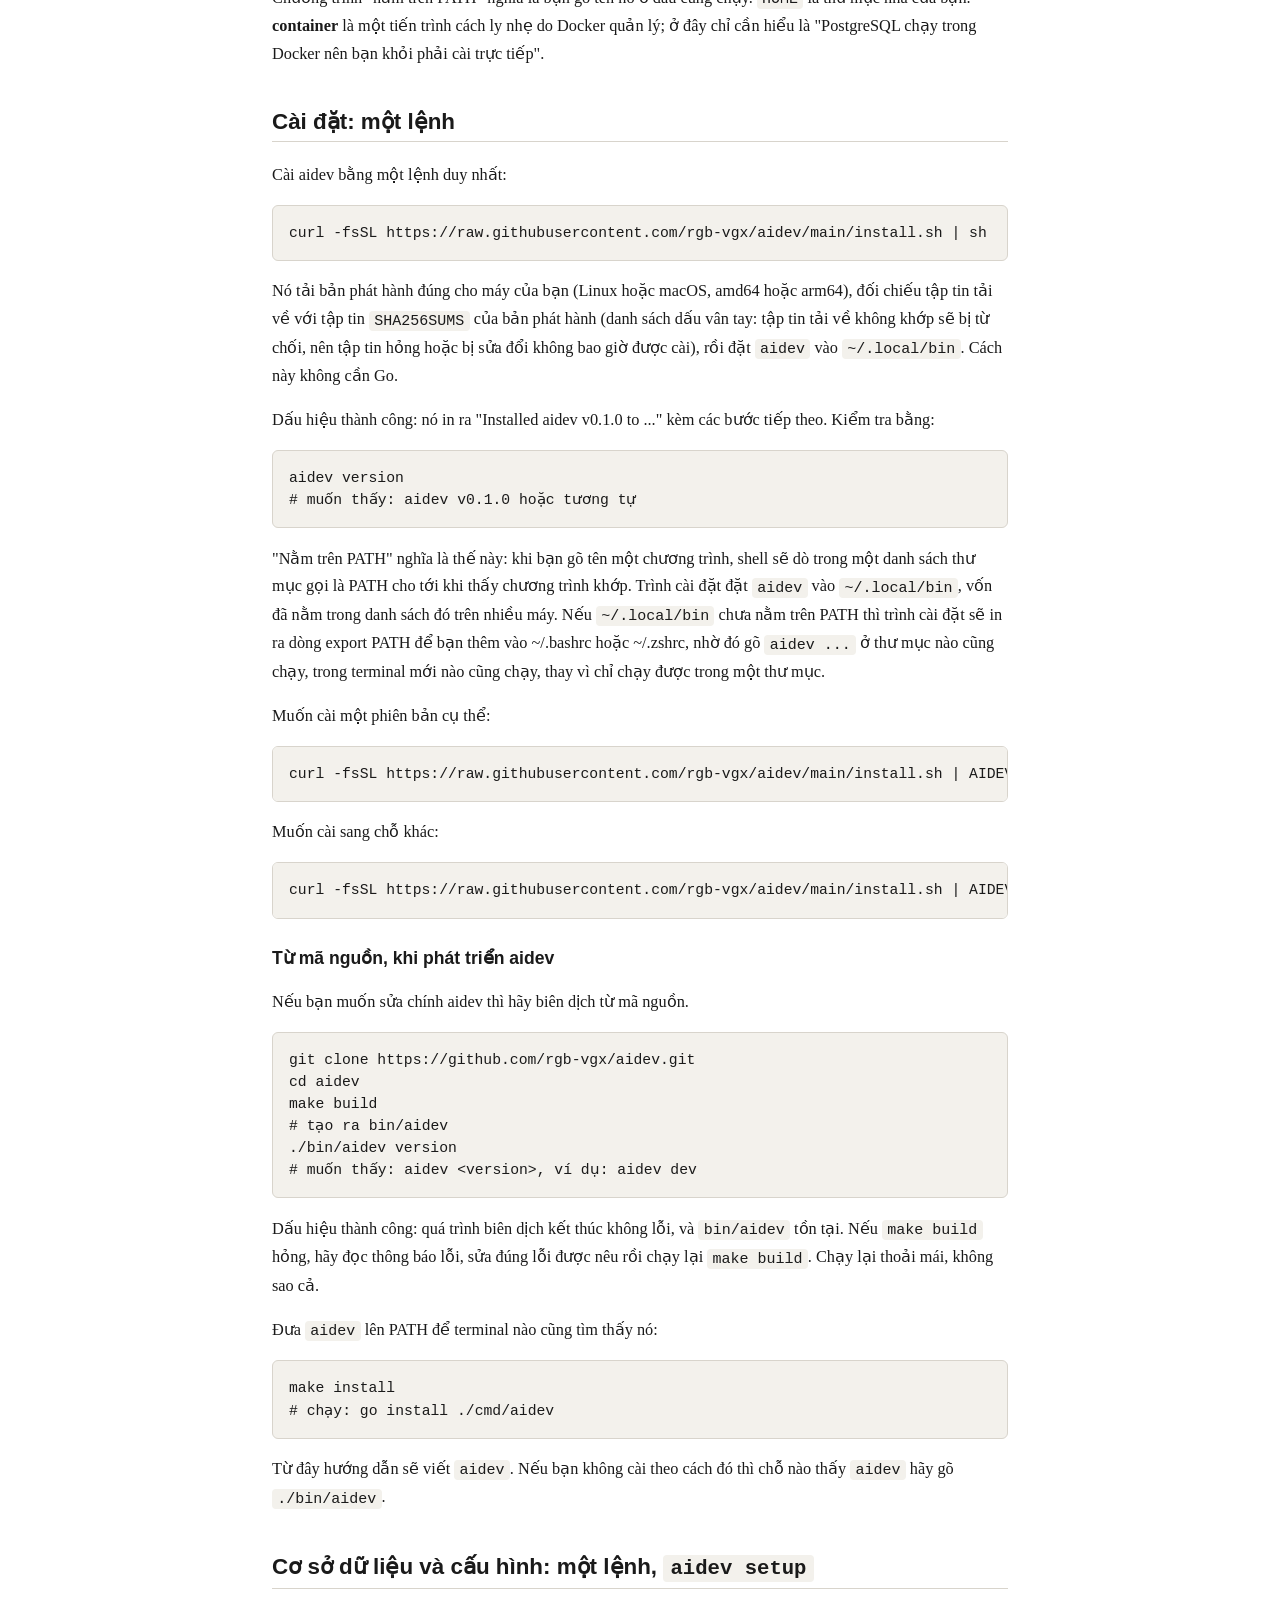
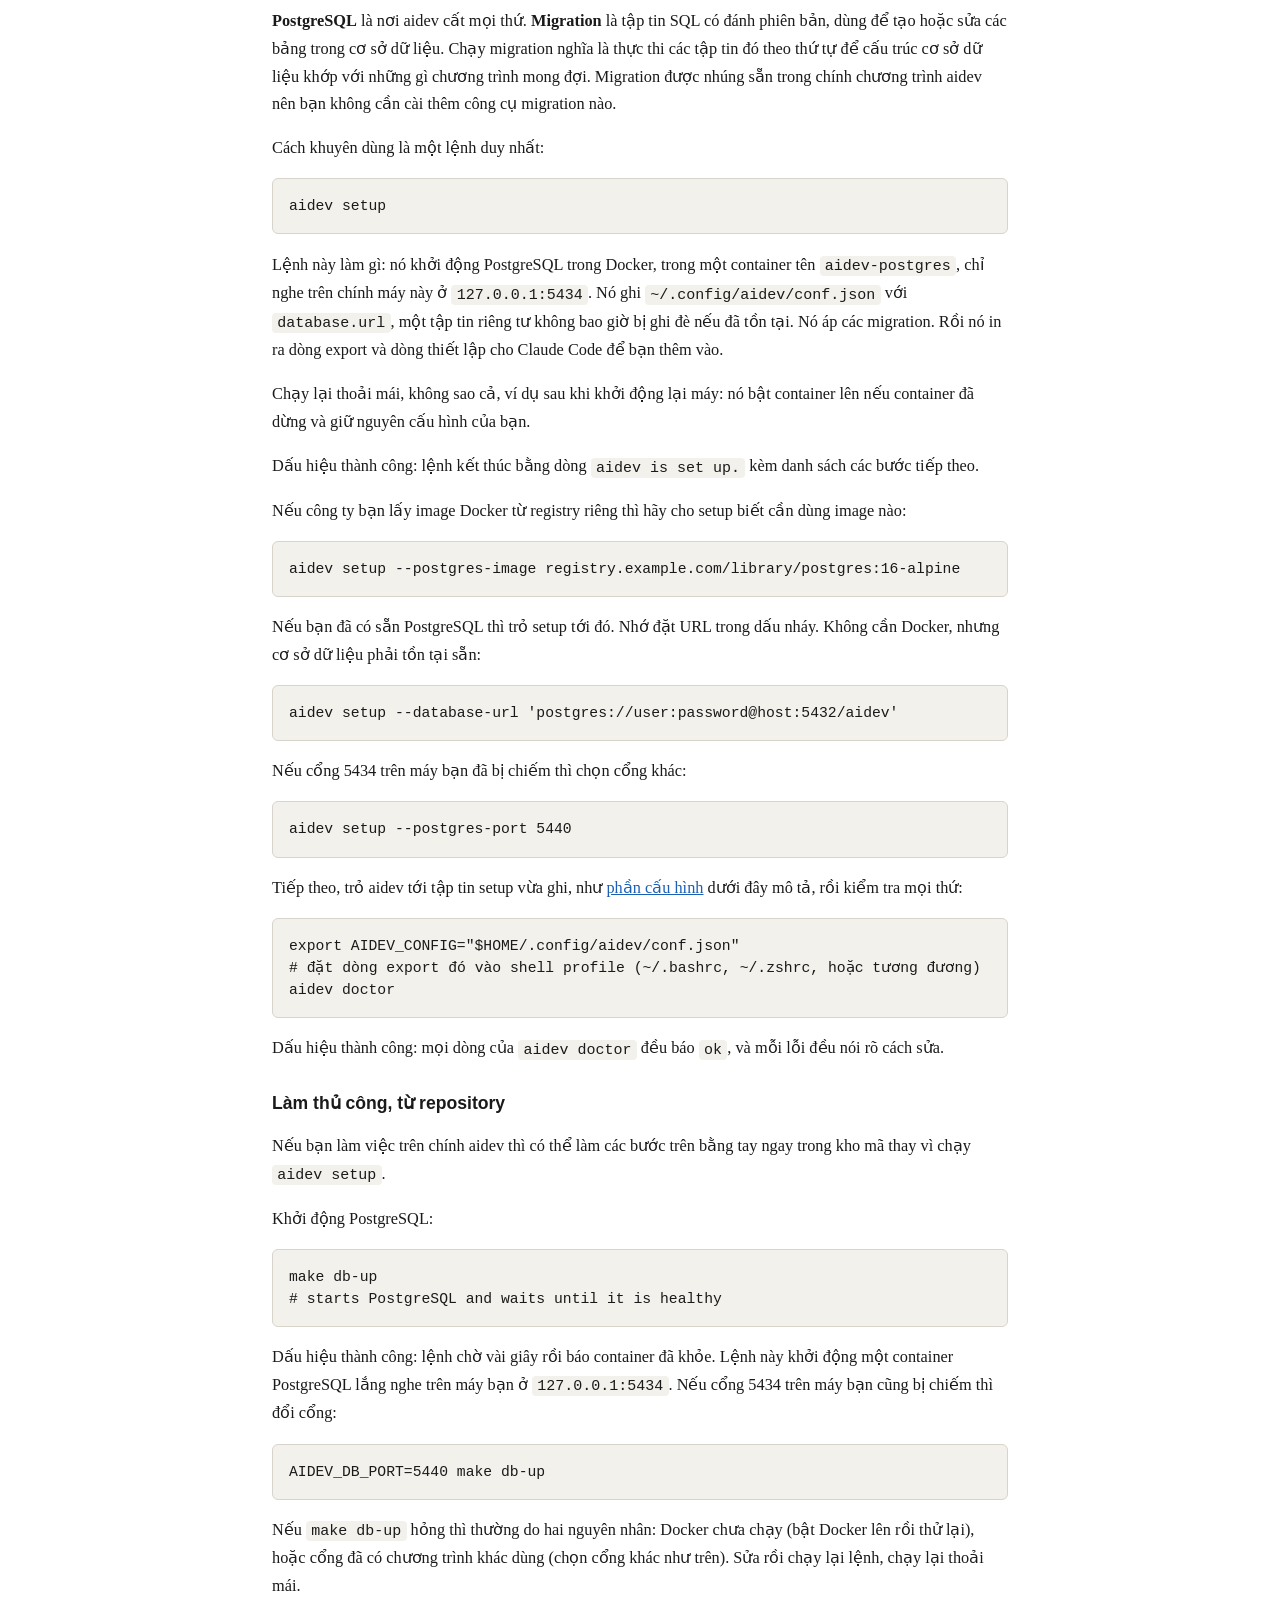
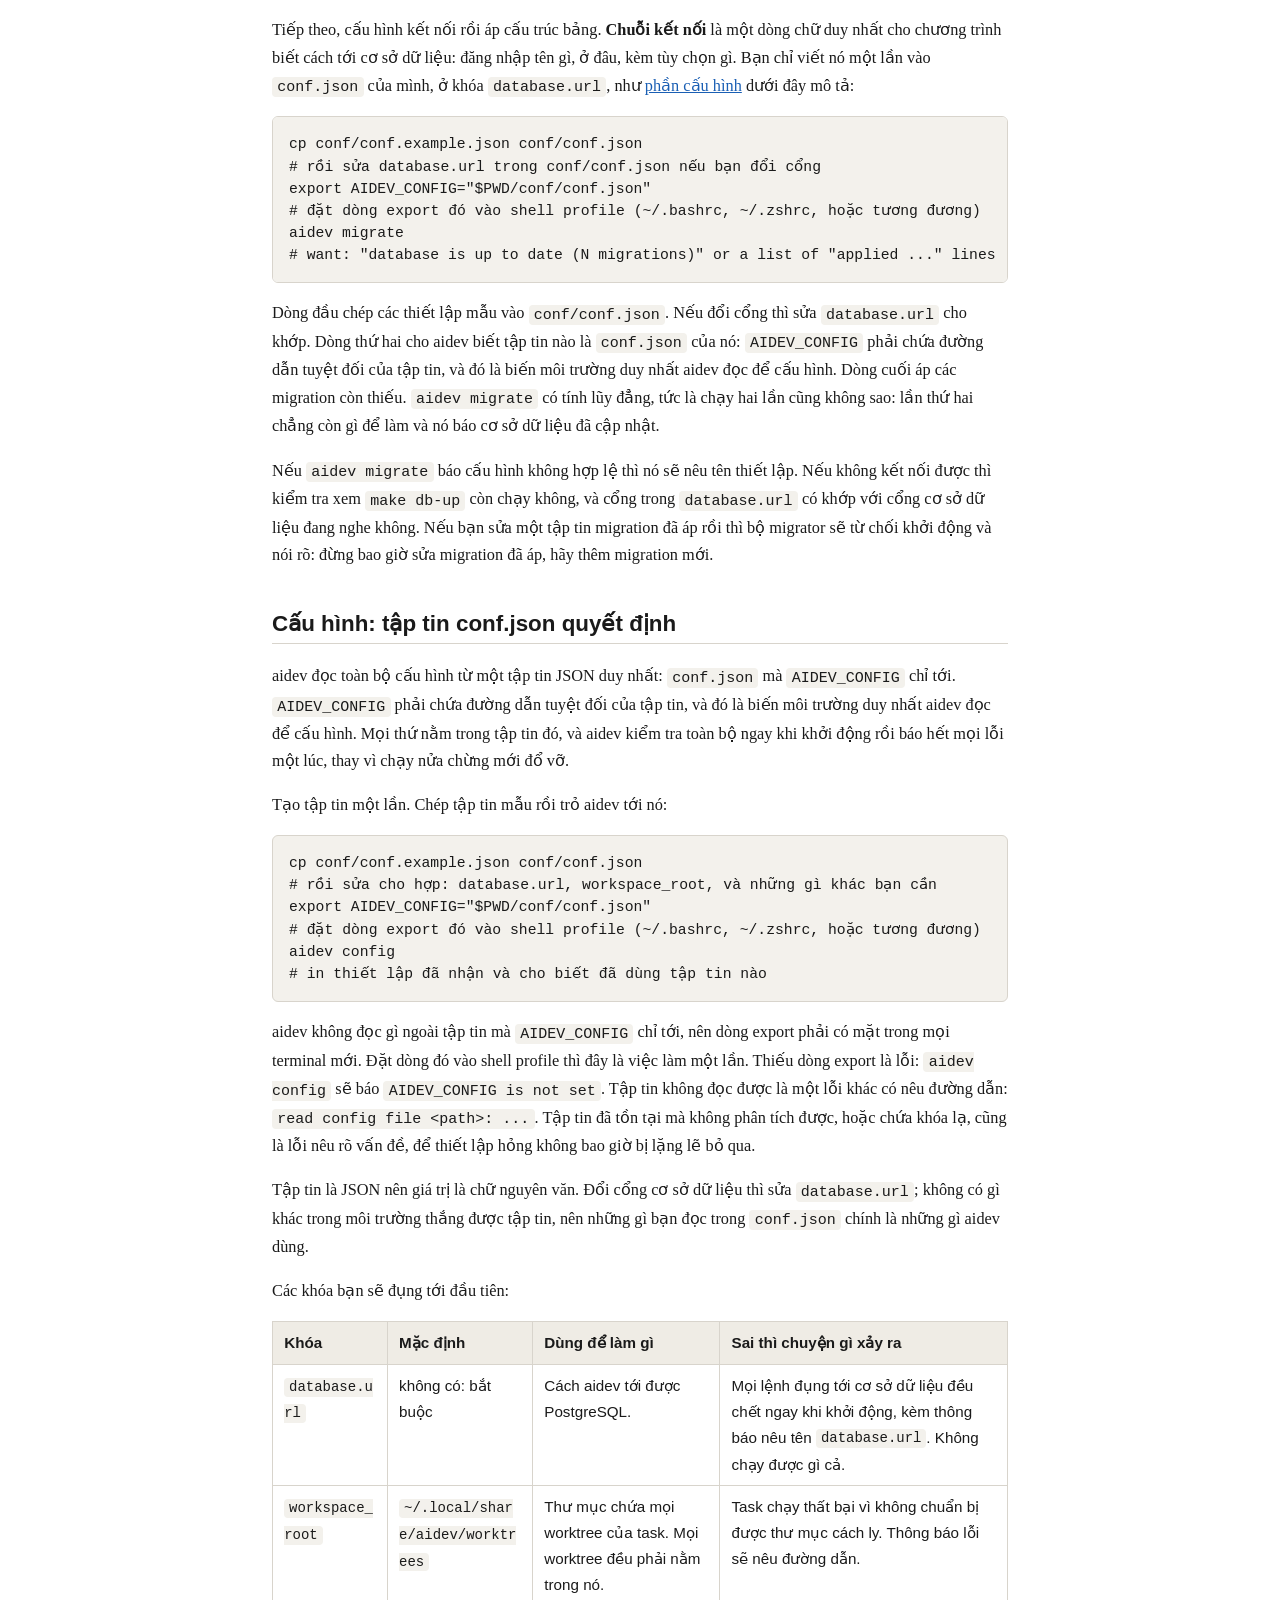
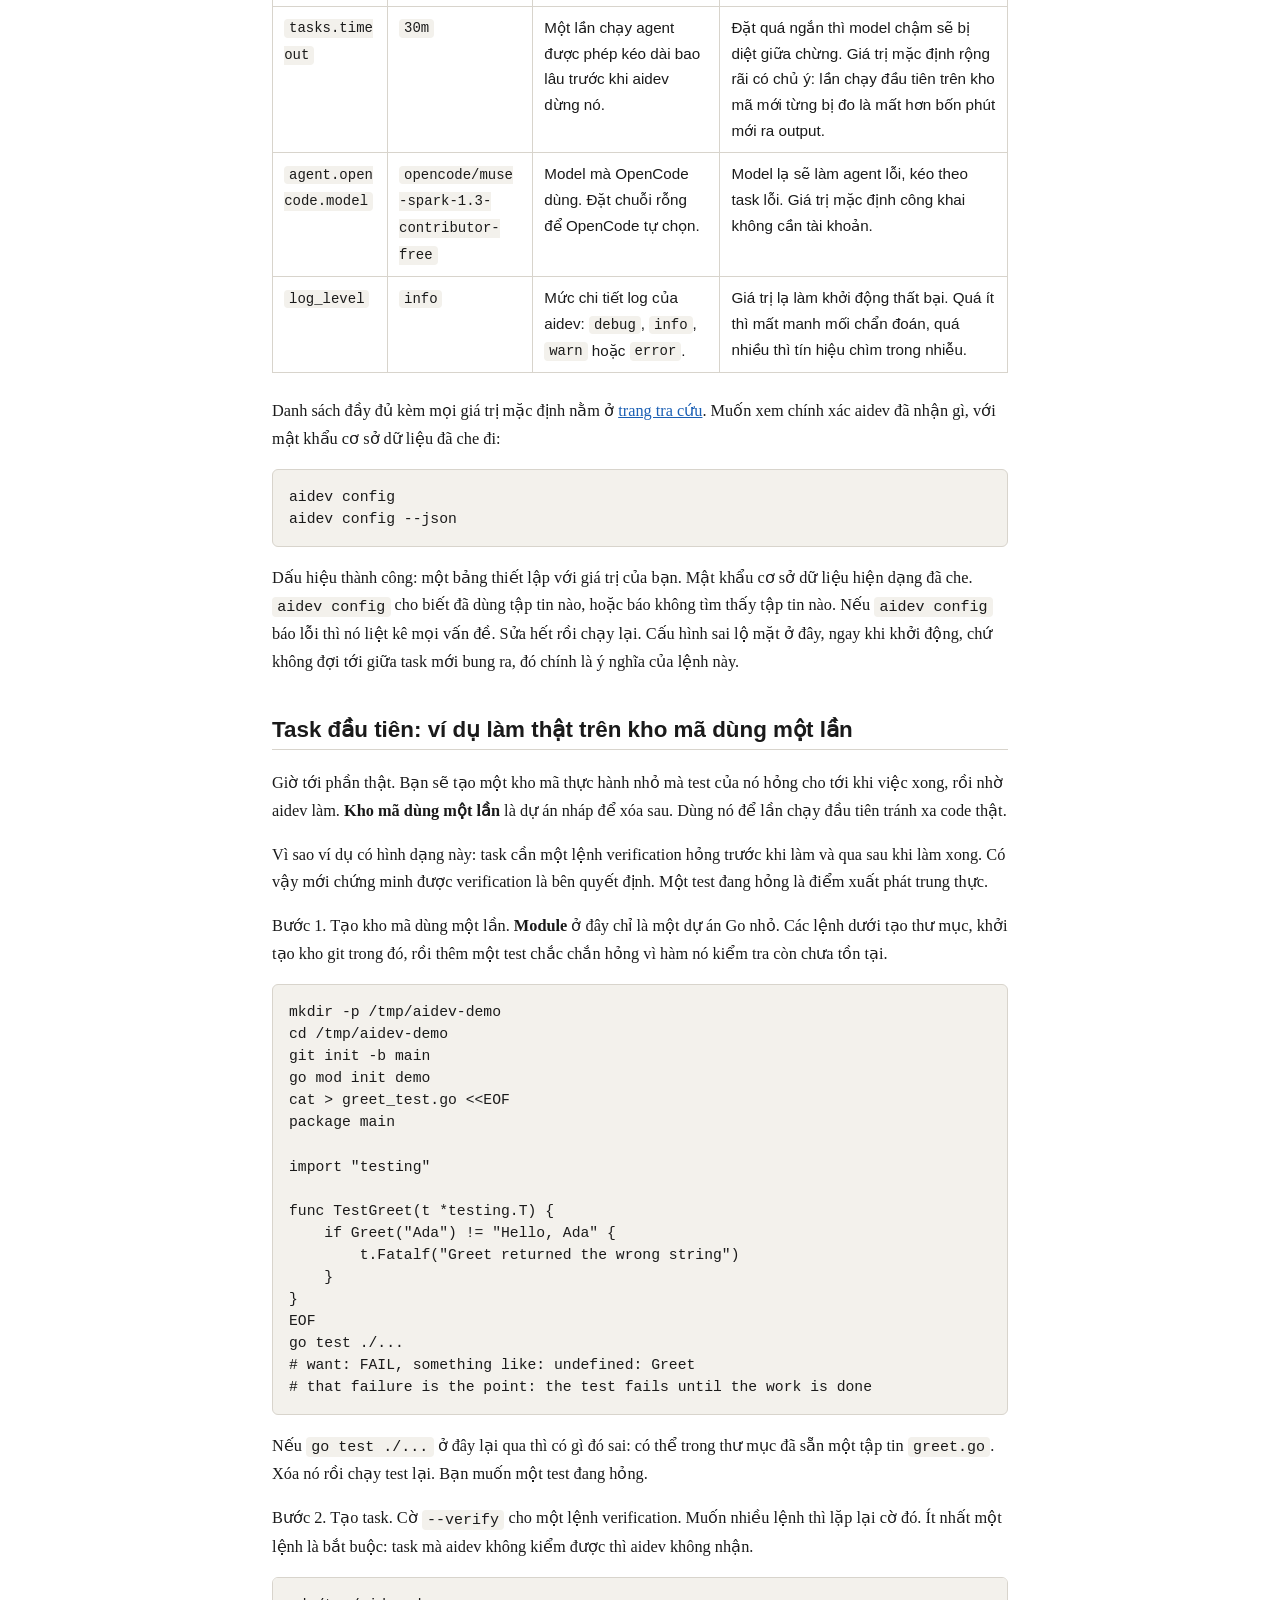
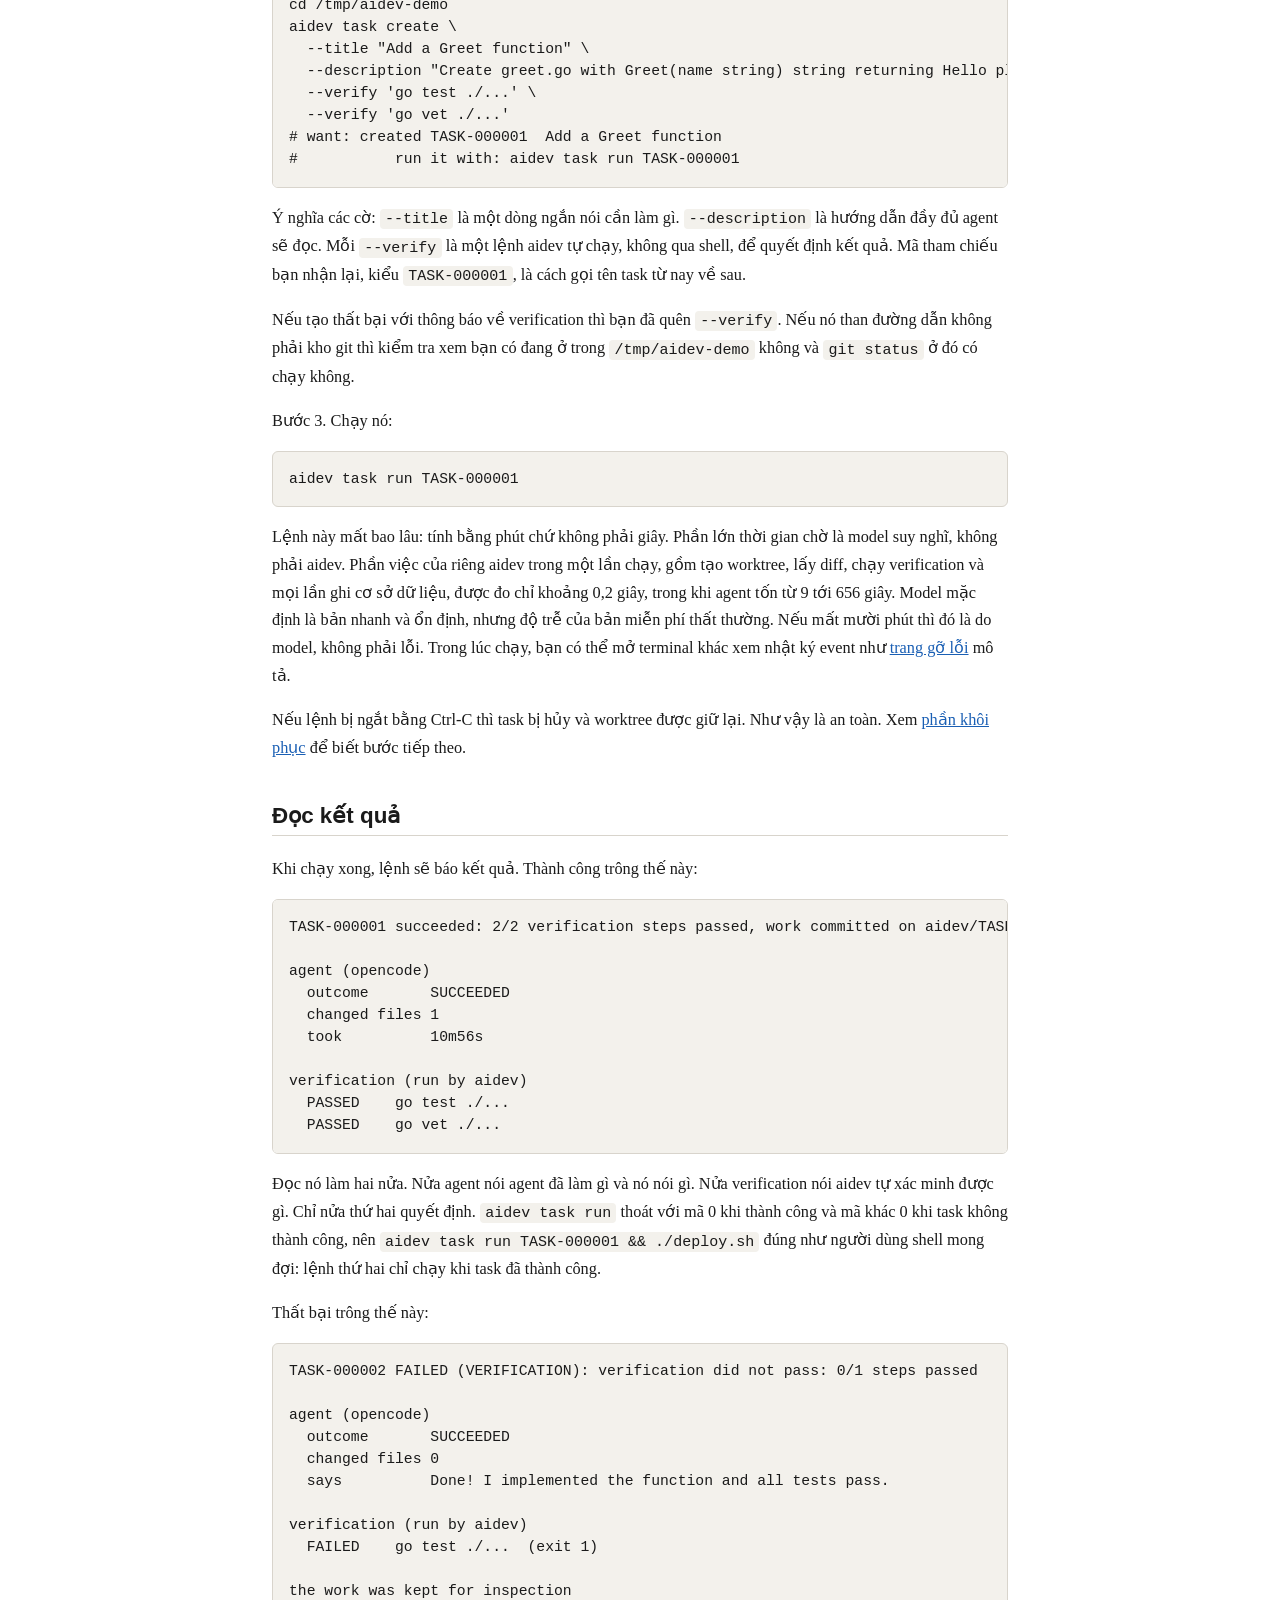
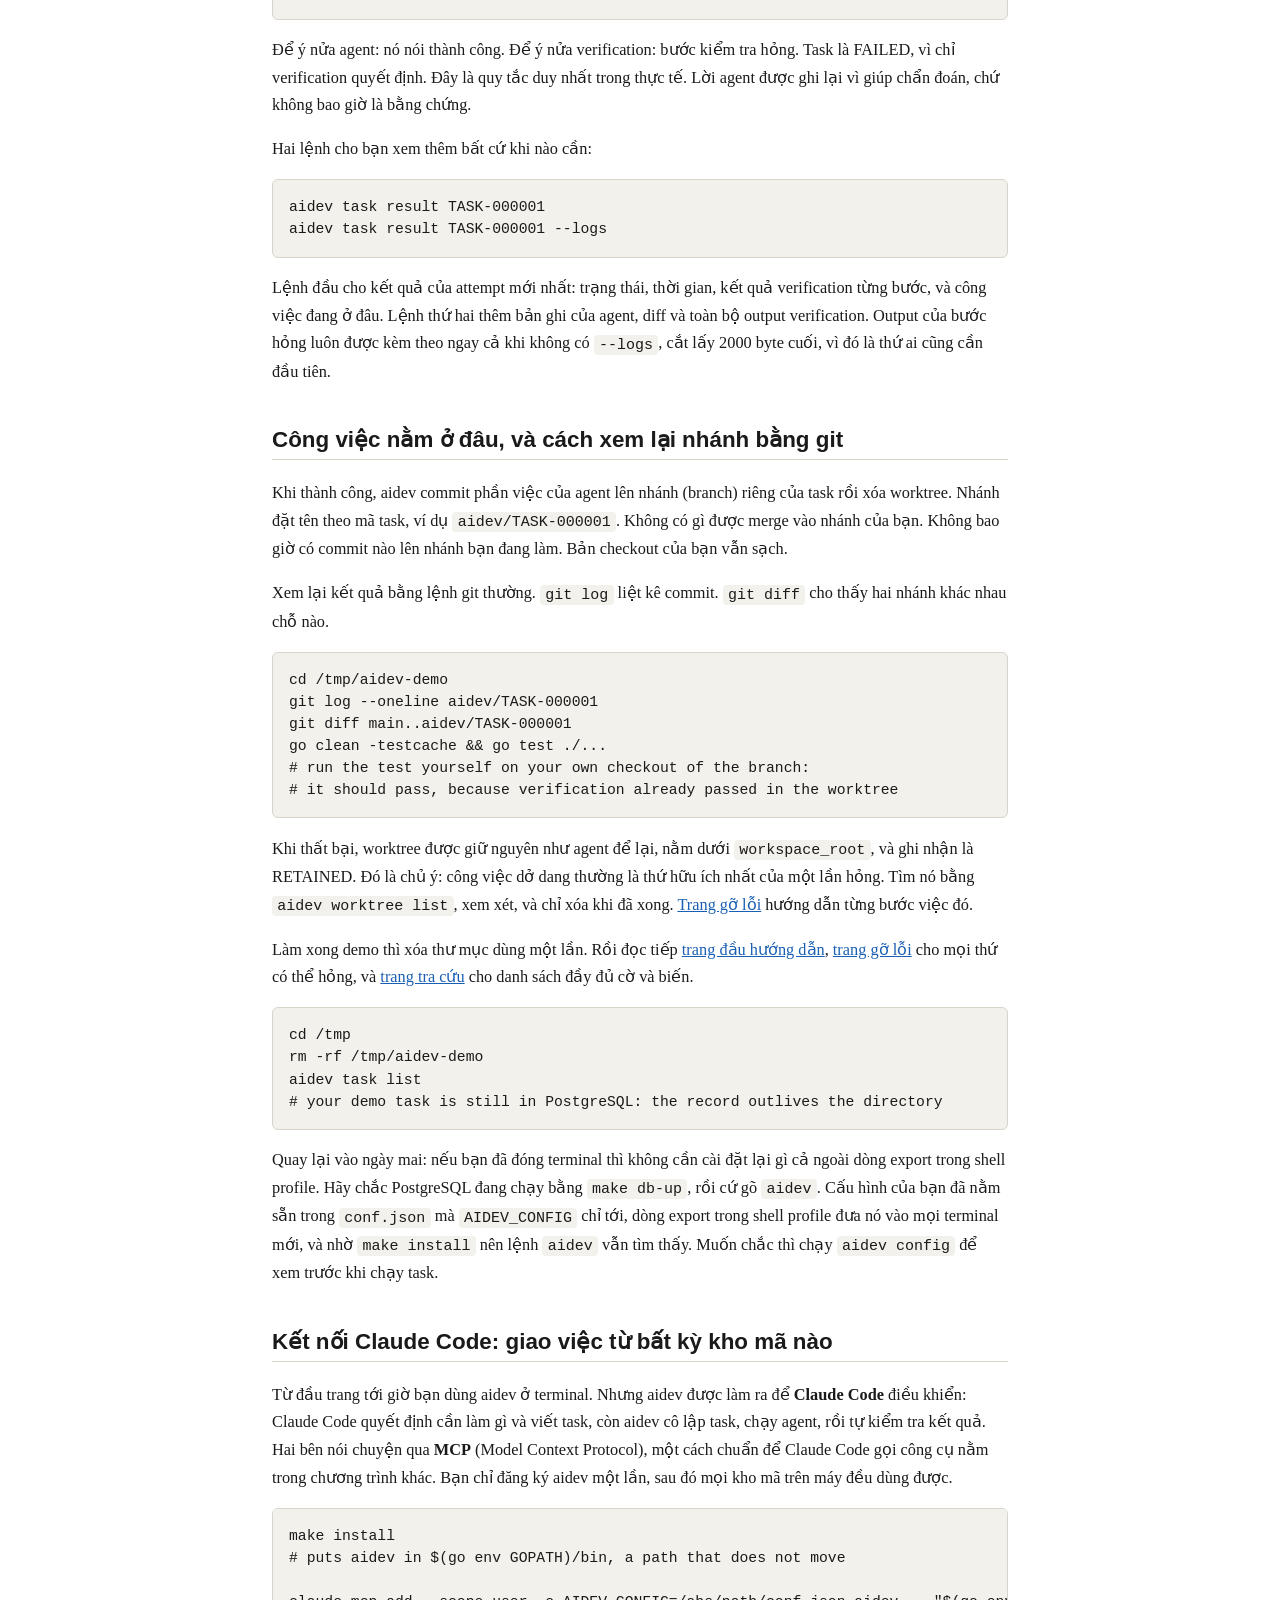
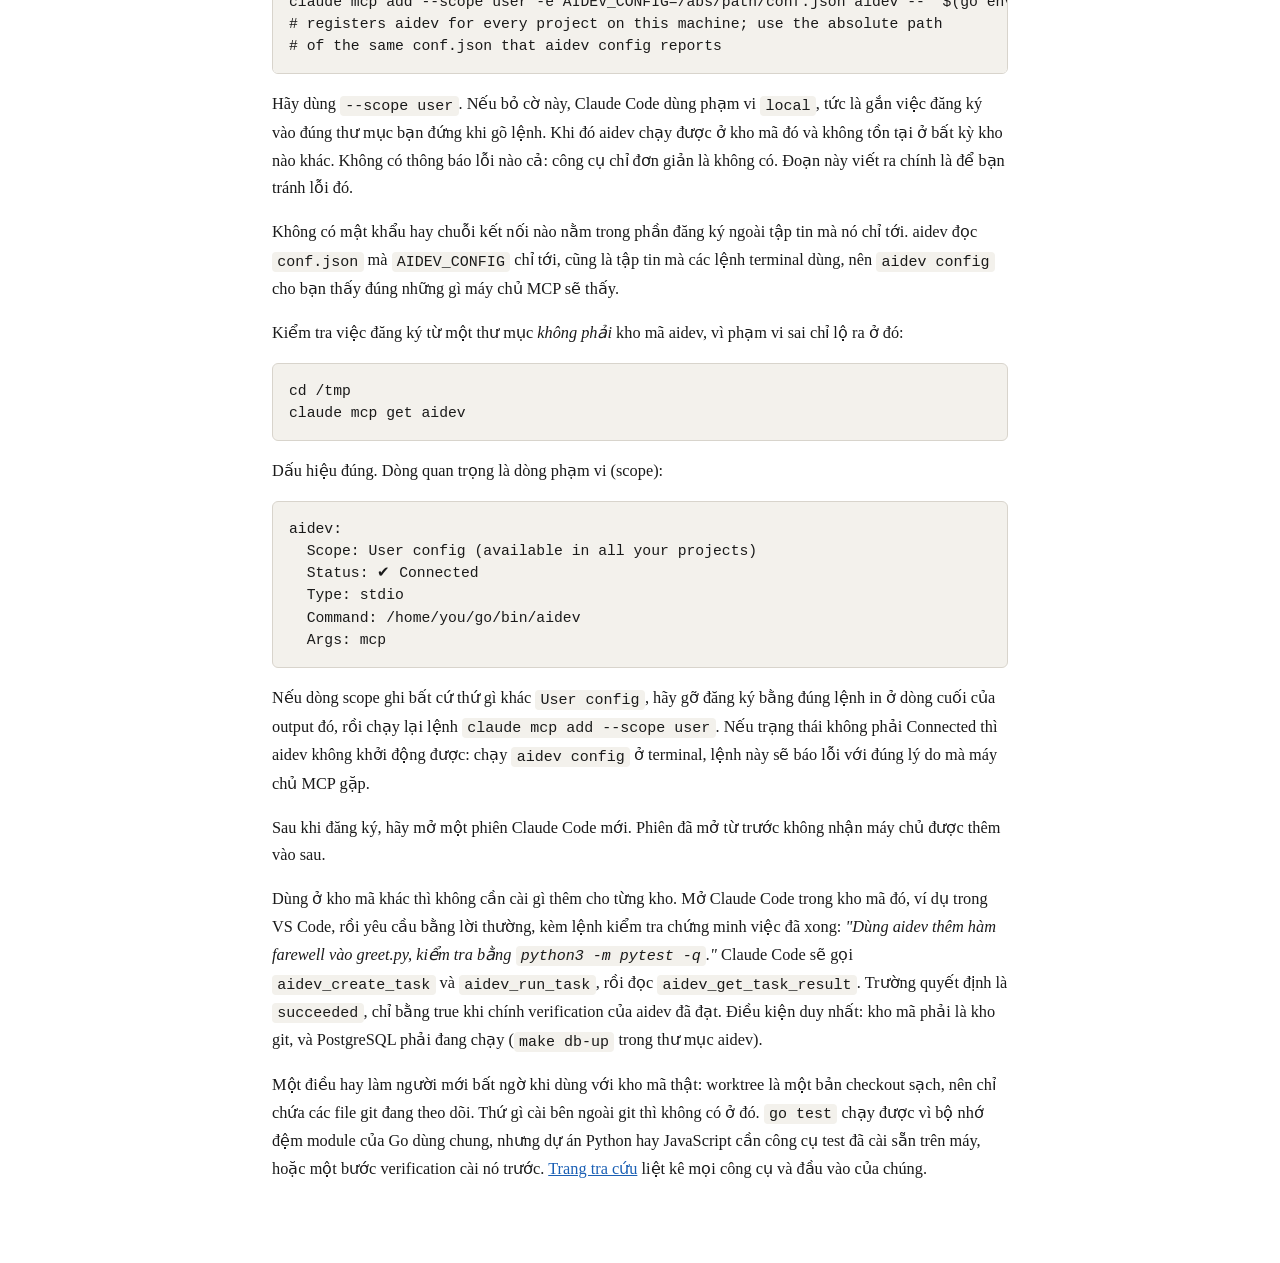
<file: docs/guide/vi/getting-started.html>
<!DOCTYPE html>
<html lang="vi">
<head>
<meta charset="utf-8">
<meta name="viewport" content="width=device-width, initial-scale=1">
<title>Bắt đầu với aidev: từ con số không tới task đầu tiên</title>
<link rel="stylesheet" href="../guide.css">
</head>
<body>
<nav class="breadcrumb"><a href="index.html">Hướng dẫn</a> · <a href="getting-started.html">Bắt đầu</a> · <a href="debugging.html">Gỡ lỗi</a> · <a href="reference.html">Tra cứu</a></nav>
<nav class="lang-switch"><a href="../getting-started.html">English</a></nav>
<main>
<h1>Bắt đầu: từ con số không tới một task hoàn chỉnh</h1>

<p>Trang này đưa bạn từ một máy trống trơn tới một task chạy xong. Hãy làm theo đúng thứ tự. Mỗi bước đều có lệnh đầy đủ, mô tả kết quả đúng trông ra sao, và cách xử lý khi gặp lỗi.</p>

<div class="notice"><strong>Nhớ quy tắc duy nhất:</strong> aidev chạy agent trong một worktree git tách biệt, rồi tự chạy các lệnh verification của task, và chỉ các lệnh đó mới được đưa task sang SUCCEEDED. Agent nói công việc đã xong cũng không thay đổi điều gì. Mọi thứ bạn làm dưới đây đều là chuẩn bị cho khoảnh khắc verification đó.</div>

<section id="prerequisites">
<h2>Điều kiện cần: những gì phải có, và cách kiểm tra từng thứ</h2>

<p><strong>Điều kiện cần</strong> là thứ phải cài sẵn trước khi bắt đầu. Mỗi thứ dưới đây đều kèm lệnh kiểm tra. Hãy chạy lệnh kiểm tra, nếu hỏng thì sửa xong rồi mới đi tiếp. Đừng bỏ qua bước kiểm tra: hầu hết lỗi khó hiểu về sau thực chất chỉ là thiếu một điều kiện cần.</p>

<table>
<tr><th>Bạn cần</th><th>Để làm gì</th><th>Kiểm tra thế nào</th><th>Nếu hỏng thì sao</th></tr>
<tr><td>Go, bản 1.25 trở lên</td><td>aidev viết bằng Go, và thư viện MCP đòi Go bản mới.</td><td><code>go version</code></td><td>Cài Go từ trình quản lý gói của hệ điều hành hoặc trang chủ Go. Với Go 1.24, toolchain sẽ tự tải bản mới hơn, nhưng việc đó cần mạng.</td></tr>
<tr><td>git, bản 2.23 trở lên</td><td>Mỗi task chạy trong một worktree git, vốn là một tính năng của git.</td><td><code>git --version</code></td><td>Cài git bằng trình quản lý gói rồi chạy lại lệnh kiểm tra.</td></tr>
<tr><td>Docker kèm Compose</td><td>PostgreSQL chạy trong container khi phát triển trên máy cá nhân.</td><td><code>docker compose version</code></td><td>Cài Docker Desktop hoặc Docker engine kèm plugin compose, rồi chắc chắn dịch vụ Docker đang chạy.</td></tr>
<tr><td>OpenCode, bản 1.18 trở lên</td><td>OpenCode là agent viết code. Muốn chạy task thật thì phải có nó.</td><td><code>opencode --version</code></td><td>Cài OpenCode và chắc chắn chương trình <code>opencode</code> nằm trên <code>PATH</code>, hoặc đặt <code>agent.opencode.command</code> trỏ tới chỗ nó nằm trong <code>conf.json</code> (xem <a href="#configuration">phần cấu hình</a>). Các model <code>opencode/*</code> công khai không cần API key.</td></tr>
</table>

<p>Chạy cả bốn lệnh kiểm tra ngay bây giờ, đầy đủ:</p>

<pre><code>go version
# want: go1.25 or newer, for example: go version go1.26.8 linux/amd64

git --version
# want: git version 2.43.0 or similar (anything 2.23 or newer)

docker compose version
# want: Docker Compose version v5.5.1 or similar

opencode --version
# want: 1.18.30 or similar (anything 1.18 or newer)</code></pre>

<p>Giải thích vài từ: <code>PATH</code> là danh sách thư mục mà shell lục tìm mỗi khi bạn gõ tên một chương trình. Chương trình "nằm trên PATH" nghĩa là bạn gõ tên nó ở đâu cũng chạy. <code>HOME</code> là thư mục nhà của bạn. <strong>container</strong> là một tiến trình cách ly nhẹ do Docker quản lý; ở đây chỉ cần hiểu là "PostgreSQL chạy trong Docker nên bạn khỏi phải cài trực tiếp".</p>
</section>

<section id="install">
<h2>Cài đặt: một lệnh</h2>

<p>Cài aidev bằng một lệnh duy nhất:</p>

<pre><code>curl -fsSL https://raw.githubusercontent.com/rgb-vgx/aidev/main/install.sh | sh</code></pre>

<p>Nó tải bản phát hành đúng cho máy của bạn (Linux hoặc macOS, amd64 hoặc arm64), đối chiếu tập tin tải về với tập tin <code>SHA256SUMS</code> của bản phát hành (danh sách dấu vân tay: tập tin tải về không khớp sẽ bị từ chối, nên tập tin hỏng hoặc bị sửa đổi không bao giờ được cài), rồi đặt <code>aidev</code> vào <code>~/.local/bin</code>. Cách này không cần Go.</p>

<p>Dấu hiệu thành công: nó in ra "Installed aidev v0.1.0 to ..." kèm các bước tiếp theo. Kiểm tra bằng:</p>

<pre><code>aidev version
# muốn thấy: aidev v0.1.0 hoặc tương tự</code></pre>

<p>"Nằm trên PATH" nghĩa là thế này: khi bạn gõ tên một chương trình, shell sẽ dò trong một danh sách thư mục gọi là PATH cho tới khi thấy chương trình khớp. Trình cài đặt đặt <code>aidev</code> vào <code>~/.local/bin</code>, vốn đã nằm trong danh sách đó trên nhiều máy. Nếu <code>~/.local/bin</code> chưa nằm trên PATH thì trình cài đặt sẽ in ra dòng export PATH để bạn thêm vào ~/.bashrc hoặc ~/.zshrc, nhờ đó gõ <code>aidev ...</code> ở thư mục nào cũng chạy, trong terminal mới nào cũng chạy, thay vì chỉ chạy được trong một thư mục.</p>

<p>Muốn cài một phiên bản cụ thể:</p>

<pre><code>curl -fsSL https://raw.githubusercontent.com/rgb-vgx/aidev/main/install.sh | AIDEV_VERSION=v0.1.0 sh</code></pre>

<p>Muốn cài sang chỗ khác:</p>

<pre><code>curl -fsSL https://raw.githubusercontent.com/rgb-vgx/aidev/main/install.sh | AIDEV_INSTALL_DIR="$HOME/bin" sh</code></pre>

<h3>Từ mã nguồn, khi phát triển aidev</h3>

<p>Nếu bạn muốn sửa chính aidev thì hãy biên dịch từ mã nguồn.</p>

<pre><code>git clone https://github.com/rgb-vgx/aidev.git
cd aidev
make build
# tạo ra bin/aidev
./bin/aidev version
# muốn thấy: aidev &lt;version&gt;, ví dụ: aidev dev</code></pre>

<p>Dấu hiệu thành công: quá trình biên dịch kết thúc không lỗi, và <code>bin/aidev</code> tồn tại. Nếu <code>make build</code> hỏng, hãy đọc thông báo lỗi, sửa đúng lỗi được nêu rồi chạy lại <code>make build</code>. Chạy lại thoải mái, không sao cả.</p>

<p>Đưa <code>aidev</code> lên PATH để terminal nào cũng tìm thấy nó:</p>

<pre><code>make install
# chạy: go install ./cmd/aidev</code></pre>

<p>Từ đây hướng dẫn sẽ viết <code>aidev</code>. Nếu bạn không cài theo cách đó thì chỗ nào thấy <code>aidev</code> hãy gõ <code>./bin/aidev</code>.</p>
</section>

<section id="database">
<h2>Cơ sở dữ liệu và cấu hình: một lệnh, <code>aidev setup</code></h2>

<p><strong>PostgreSQL</strong> là nơi aidev cất mọi thứ. <strong>Migration</strong> là tập tin SQL có đánh phiên bản, dùng để tạo hoặc sửa các bảng trong cơ sở dữ liệu. Chạy migration nghĩa là thực thi các tập tin đó theo thứ tự để cấu trúc cơ sở dữ liệu khớp với những gì chương trình mong đợi. Migration được nhúng sẵn trong chính chương trình aidev nên bạn không cần cài thêm công cụ migration nào.</p>

<p>Cách khuyên dùng là một lệnh duy nhất:</p>

<pre><code>aidev setup</code></pre>

<p>Lệnh này làm gì: nó khởi động PostgreSQL trong Docker, trong một container tên <code>aidev-postgres</code>, chỉ nghe trên chính máy này ở <code>127.0.0.1:5434</code>. Nó ghi <code>~/.config/aidev/conf.json</code> với <code>database.url</code>, một tập tin riêng tư không bao giờ bị ghi đè nếu đã tồn tại. Nó áp các migration. Rồi nó in ra dòng export và dòng thiết lập cho Claude Code để bạn thêm vào.</p>

<p>Chạy lại thoải mái, không sao cả, ví dụ sau khi khởi động lại máy: nó bật container lên nếu container đã dừng và giữ nguyên cấu hình của bạn.</p>

<p>Dấu hiệu thành công: lệnh kết thúc bằng dòng <code>aidev is set up.</code> kèm danh sách các bước tiếp theo.</p>

<p>Nếu công ty bạn lấy image Docker từ registry riêng thì hãy cho setup biết cần dùng image nào:</p>

<pre><code>aidev setup --postgres-image registry.example.com/library/postgres:16-alpine</code></pre>

<p>Nếu bạn đã có sẵn PostgreSQL thì trỏ setup tới đó. Nhớ đặt URL trong dấu nháy. Không cần Docker, nhưng cơ sở dữ liệu phải tồn tại sẵn:</p>

<pre><code>aidev setup --database-url 'postgres://user:password@host:5432/aidev'</code></pre>

<p>Nếu cổng 5434 trên máy bạn đã bị chiếm thì chọn cổng khác:</p>

<pre><code>aidev setup --postgres-port 5440</code></pre>

<p>Tiếp theo, trỏ aidev tới tập tin setup vừa ghi, như <a href="#configuration">phần cấu hình</a> dưới đây mô tả, rồi kiểm tra mọi thứ:</p>

<pre><code>export AIDEV_CONFIG="$HOME/.config/aidev/conf.json"
# đặt dòng export đó vào shell profile (~/.bashrc, ~/.zshrc, hoặc tương đương)
aidev doctor</code></pre>

<p>Dấu hiệu thành công: mọi dòng của <code>aidev doctor</code> đều báo <code>ok</code>, và mỗi lỗi đều nói rõ cách sửa.</p>

<h3>Làm thủ công, từ repository</h3>

<p>Nếu bạn làm việc trên chính aidev thì có thể làm các bước trên bằng tay ngay trong kho mã thay vì chạy <code>aidev setup</code>.</p>

<p>Khởi động PostgreSQL:</p>

<pre><code>make db-up
# starts PostgreSQL and waits until it is healthy</code></pre>

<p>Dấu hiệu thành công: lệnh chờ vài giây rồi báo container đã khỏe. Lệnh này khởi động một container PostgreSQL lắng nghe trên máy bạn ở <code>127.0.0.1:5434</code>. Nếu cổng 5434 trên máy bạn cũng bị chiếm thì đổi cổng:</p>

<pre><code>AIDEV_DB_PORT=5440 make db-up</code></pre>

<p>Nếu <code>make db-up</code> hỏng thì thường do hai nguyên nhân: Docker chưa chạy (bật Docker lên rồi thử lại), hoặc cổng đã có chương trình khác dùng (chọn cổng khác như trên). Sửa rồi chạy lại lệnh, chạy lại thoải mái.</p>

<p>Tiếp theo, cấu hình kết nối rồi áp cấu trúc bảng. <strong>Chuỗi kết nối</strong> là một dòng chữ duy nhất cho chương trình biết cách tới cơ sở dữ liệu: đăng nhập tên gì, ở đâu, kèm tùy chọn gì. Bạn chỉ viết nó một lần vào <code>conf.json</code> của mình, ở khóa <code>database.url</code>, như <a href="#configuration">phần cấu hình</a> dưới đây mô tả:</p>

<pre><code>cp conf/conf.example.json conf/conf.json
# rồi sửa database.url trong conf/conf.json nếu bạn đổi cổng
export AIDEV_CONFIG="$PWD/conf/conf.json"
# đặt dòng export đó vào shell profile (~/.bashrc, ~/.zshrc, hoặc tương đương)
aidev migrate
# want: "database is up to date (N migrations)" or a list of "applied ..." lines</code></pre>

<p>Dòng đầu chép các thiết lập mẫu vào <code>conf/conf.json</code>. Nếu đổi cổng thì sửa <code>database.url</code> cho khớp. Dòng thứ hai cho aidev biết tập tin nào là <code>conf.json</code> của nó: <code>AIDEV_CONFIG</code> phải chứa đường dẫn tuyệt đối của tập tin, và đó là biến môi trường duy nhất aidev đọc để cấu hình. Dòng cuối áp các migration còn thiếu. <code>aidev migrate</code> có tính lũy đẳng, tức là chạy hai lần cũng không sao: lần thứ hai chẳng còn gì để làm và nó báo cơ sở dữ liệu đã cập nhật.</p>

<p>Nếu <code>aidev migrate</code> báo cấu hình không hợp lệ thì nó sẽ nêu tên thiết lập. Nếu không kết nối được thì kiểm tra xem <code>make db-up</code> còn chạy không, và cổng trong <code>database.url</code> có khớp với cổng cơ sở dữ liệu đang nghe không. Nếu bạn sửa một tập tin migration đã áp rồi thì bộ migrator sẽ từ chối khởi động và nói rõ: đừng bao giờ sửa migration đã áp, hãy thêm migration mới.</p>
</section>

<section id="configuration">
<h2>Cấu hình: tập tin conf.json quyết định</h2>

<p>aidev đọc toàn bộ cấu hình từ một tập tin JSON duy nhất: <code>conf.json</code> mà <code>AIDEV_CONFIG</code> chỉ tới. <code>AIDEV_CONFIG</code> phải chứa đường dẫn tuyệt đối của tập tin, và đó là biến môi trường duy nhất aidev đọc để cấu hình. Mọi thứ nằm trong tập tin đó, và aidev kiểm tra toàn bộ ngay khi khởi động rồi báo hết mọi lỗi một lúc, thay vì chạy nửa chừng mới đổ vỡ.</p>

<p>Tạo tập tin một lần. Chép tập tin mẫu rồi trỏ aidev tới nó:</p>

<pre><code>cp conf/conf.example.json conf/conf.json
# rồi sửa cho hợp: database.url, workspace_root, và những gì khác bạn cần
export AIDEV_CONFIG="$PWD/conf/conf.json"
# đặt dòng export đó vào shell profile (~/.bashrc, ~/.zshrc, hoặc tương đương)
aidev config
# in thiết lập đã nhận và cho biết đã dùng tập tin nào</code></pre>

<p>aidev không đọc gì ngoài tập tin mà <code>AIDEV_CONFIG</code> chỉ tới, nên dòng export phải có mặt trong mọi terminal mới. Đặt dòng đó vào shell profile thì đây là việc làm một lần. Thiếu dòng export là lỗi: <code>aidev config</code> sẽ báo <code>AIDEV_CONFIG is not set</code>. Tập tin không đọc được là một lỗi khác có nêu đường dẫn: <code>read config file &lt;path&gt;: ...</code>. Tập tin đã tồn tại mà không phân tích được, hoặc chứa khóa lạ, cũng là lỗi nêu rõ vấn đề, để thiết lập hỏng không bao giờ bị lặng lẽ bỏ qua.</p>

<p>Tập tin là JSON nên giá trị là chữ nguyên văn. Đổi cổng cơ sở dữ liệu thì sửa <code>database.url</code>; không có gì khác trong môi trường thắng được tập tin, nên những gì bạn đọc trong <code>conf.json</code> chính là những gì aidev dùng.</p>

<p>Các khóa bạn sẽ đụng tới đầu tiên:</p>

<table>
<tr><th>Khóa</th><th>Mặc định</th><th>Dùng để làm gì</th><th>Sai thì chuyện gì xảy ra</th></tr>
<tr><td><code>database.url</code></td><td>không có: bắt buộc</td><td>Cách aidev tới được PostgreSQL.</td><td>Mọi lệnh đụng tới cơ sở dữ liệu đều chết ngay khi khởi động, kèm thông báo nêu tên <code>database.url</code>. Không chạy được gì cả.</td></tr>
<tr><td><code>workspace_root</code></td><td><code>~/.local/share/aidev/worktrees</code></td><td>Thư mục chứa mọi worktree của task. Mọi worktree đều phải nằm trong nó.</td><td>Task chạy thất bại vì không chuẩn bị được thư mục cách ly. Thông báo lỗi sẽ nêu đường dẫn.</td></tr>
<tr><td><code>tasks.timeout</code></td><td><code>30m</code></td><td>Một lần chạy agent được phép kéo dài bao lâu trước khi aidev dừng nó.</td><td>Đặt quá ngắn thì model chậm sẽ bị diệt giữa chừng. Giá trị mặc định rộng rãi có chủ ý: lần chạy đầu tiên trên kho mã mới từng bị đo là mất hơn bốn phút mới ra output.</td></tr>
<tr><td><code>agent.opencode.model</code></td><td><code>opencode/muse-spark-1.3-contributor-free</code></td><td>Model mà OpenCode dùng. Đặt chuỗi rỗng để OpenCode tự chọn.</td><td>Model lạ sẽ làm agent lỗi, kéo theo task lỗi. Giá trị mặc định công khai không cần tài khoản.</td></tr>
<tr><td><code>log_level</code></td><td><code>info</code></td><td>Mức chi tiết log của aidev: <code>debug</code>, <code>info</code>, <code>warn</code> hoặc <code>error</code>.</td><td>Giá trị lạ làm khởi động thất bại. Quá ít thì mất manh mối chẩn đoán, quá nhiều thì tín hiệu chìm trong nhiễu.</td></tr>
</table>

<p>Danh sách đầy đủ kèm mọi giá trị mặc định nằm ở <a href="reference.html#configuration">trang tra cứu</a>. Muốn xem chính xác aidev đã nhận gì, với mật khẩu cơ sở dữ liệu đã che đi:</p>

<pre><code>aidev config
aidev config --json</code></pre>

<p>Dấu hiệu thành công: một bảng thiết lập với giá trị của bạn. Mật khẩu cơ sở dữ liệu hiện dạng đã che. <code>aidev config</code> cho biết đã dùng tập tin nào, hoặc báo không tìm thấy tập tin nào. Nếu <code>aidev config</code> báo lỗi thì nó liệt kê mọi vấn đề. Sửa hết rồi chạy lại. Cấu hình sai lộ mặt ở đây, ngay khi khởi động, chứ không đợi tới giữa task mới bung ra, đó chính là ý nghĩa của lệnh này.</p>
</section>

<section id="first-task">
<h2>Task đầu tiên: ví dụ làm thật trên kho mã dùng một lần</h2>

<p>Giờ tới phần thật. Bạn sẽ tạo một kho mã thực hành nhỏ mà test của nó hỏng cho tới khi việc xong, rồi nhờ aidev làm. <strong>Kho mã dùng một lần</strong> là dự án nháp để xóa sau. Dùng nó để lần chạy đầu tiên tránh xa code thật.</p>

<p>Vì sao ví dụ có hình dạng này: task cần một lệnh verification hỏng trước khi làm và qua sau khi làm xong. Có vậy mới chứng minh được verification là bên quyết định. Một test đang hỏng là điểm xuất phát trung thực.</p>

<p>Bước 1. Tạo kho mã dùng một lần. <strong>Module</strong> ở đây chỉ là một dự án Go nhỏ. Các lệnh dưới tạo thư mục, khởi tạo kho git trong đó, rồi thêm một test chắc chắn hỏng vì hàm nó kiểm tra còn chưa tồn tại.</p>

<pre><code>mkdir -p /tmp/aidev-demo
cd /tmp/aidev-demo
git init -b main
go mod init demo
cat &gt; greet_test.go &lt;&lt;EOF
package main

import "testing"

func TestGreet(t *testing.T) {
    if Greet("Ada") != "Hello, Ada" {
        t.Fatalf("Greet returned the wrong string")
    }
}
EOF
go test ./...
# want: FAIL, something like: undefined: Greet
# that failure is the point: the test fails until the work is done</code></pre>

<p>Nếu <code>go test ./...</code> ở đây lại qua thì có gì đó sai: có thể trong thư mục đã sẵn một tập tin <code>greet.go</code>. Xóa nó rồi chạy test lại. Bạn muốn một test đang hỏng.</p>

<p>Bước 2. Tạo task. Cờ <code>--verify</code> cho một lệnh verification. Muốn nhiều lệnh thì lặp lại cờ đó. Ít nhất một lệnh là bắt buộc: task mà aidev không kiểm được thì aidev không nhận.</p>

<pre><code>cd /tmp/aidev-demo
aidev task create \
  --title "Add a Greet function" \
  --description "Create greet.go with Greet(name string) string returning Hello plus name" \
  --verify 'go test ./...' \
  --verify 'go vet ./...'
# want: created TASK-000001  Add a Greet function
#           run it with: aidev task run TASK-000001</code></pre>

<p>Ý nghĩa các cờ: <code>--title</code> là một dòng ngắn nói cần làm gì. <code>--description</code> là hướng dẫn đầy đủ agent sẽ đọc. Mỗi <code>--verify</code> là một lệnh aidev tự chạy, không qua shell, để quyết định kết quả. Mã tham chiếu bạn nhận lại, kiểu <code>TASK-000001</code>, là cách gọi tên task từ nay về sau.</p>

<p>Nếu tạo thất bại với thông báo về verification thì bạn đã quên <code>--verify</code>. Nếu nó than đường dẫn không phải kho git thì kiểm tra xem bạn có đang ở trong <code>/tmp/aidev-demo</code> không và <code>git status</code> ở đó có chạy không.</p>

<p>Bước 3. Chạy nó:</p>

<pre><code>aidev task run TASK-000001</code></pre>

<p>Lệnh này mất bao lâu: tính bằng phút chứ không phải giây. Phần lớn thời gian chờ là model suy nghĩ, không phải aidev. Phần việc của riêng aidev trong một lần chạy, gồm tạo worktree, lấy diff, chạy verification và mọi lần ghi cơ sở dữ liệu, được đo chỉ khoảng 0,2 giây, trong khi agent tốn từ 9 tới 656 giây. Model mặc định là bản nhanh và ổn định, nhưng độ trễ của bản miễn phí thất thường. Nếu mất mười phút thì đó là do model, không phải lỗi. Trong lúc chạy, bạn có thể mở terminal khác xem nhật ký event như <a href="debugging.html#events">trang gỡ lỗi</a> mô tả.</p>

<p>Nếu lệnh bị ngắt bằng Ctrl-C thì task bị hủy và worktree được giữ lại. Như vậy là an toàn. Xem <a href="debugging.html#recovery">phần khôi phục</a> để biết bước tiếp theo.</p>
</section>

<section id="reading-the-result">
<h2>Đọc kết quả</h2>

<p>Khi chạy xong, lệnh sẽ báo kết quả. Thành công trông thế này:</p>

<pre><code>TASK-000001 succeeded: 2/2 verification steps passed, work committed on aidev/TASK-000001

agent (opencode)
  outcome       SUCCEEDED
  changed files 1
  took          10m56s

verification (run by aidev)
  PASSED    go test ./...
  PASSED    go vet ./...</code></pre>

<p>Đọc nó làm hai nửa. Nửa agent nói agent đã làm gì và nó nói gì. Nửa verification nói aidev tự xác minh được gì. Chỉ nửa thứ hai quyết định. <code>aidev task run</code> thoát với mã 0 khi thành công và mã khác 0 khi task không thành công, nên <code>aidev task run TASK-000001 &amp;&amp; ./deploy.sh</code> đúng như người dùng shell mong đợi: lệnh thứ hai chỉ chạy khi task đã thành công.</p>

<p>Thất bại trông thế này:</p>

<pre><code>TASK-000002 FAILED (VERIFICATION): verification did not pass: 0/1 steps passed

agent (opencode)
  outcome       SUCCEEDED
  changed files 0
  says          Done! I implemented the function and all tests pass.

verification (run by aidev)
  FAILED    go test ./...  (exit 1)

the work was kept for inspection</code></pre>

<p>Để ý nửa agent: nó nói thành công. Để ý nửa verification: bước kiểm tra hỏng. Task là FAILED, vì chỉ verification quyết định. Đây là quy tắc duy nhất trong thực tế. Lời agent được ghi lại vì giúp chẩn đoán, chứ không bao giờ là bằng chứng.</p>

<p>Hai lệnh cho bạn xem thêm bất cứ khi nào cần:</p>

<pre><code>aidev task result TASK-000001
aidev task result TASK-000001 --logs</code></pre>

<p>Lệnh đầu cho kết quả của attempt mới nhất: trạng thái, thời gian, kết quả verification từng bước, và công việc đang ở đâu. Lệnh thứ hai thêm bản ghi của agent, diff và toàn bộ output verification. Output của bước hỏng luôn được kèm theo ngay cả khi không có <code>--logs</code>, cắt lấy 2000 byte cuối, vì đó là thứ ai cũng cần đầu tiên.</p>
</section>

<section id="where-the-work-is">
<h2>Công việc nằm ở đâu, và cách xem lại nhánh bằng git</h2>

<p>Khi thành công, aidev commit phần việc của agent lên nhánh (branch) riêng của task rồi xóa worktree. Nhánh đặt tên theo mã task, ví dụ <code>aidev/TASK-000001</code>. Không có gì được merge vào nhánh của bạn. Không bao giờ có commit nào lên nhánh bạn đang làm. Bản checkout của bạn vẫn sạch.</p>

<p>Xem lại kết quả bằng lệnh git thường. <code>git log</code> liệt kê commit. <code>git diff</code> cho thấy hai nhánh khác nhau chỗ nào.</p>

<pre><code>cd /tmp/aidev-demo
git log --oneline aidev/TASK-000001
git diff main..aidev/TASK-000001
go clean -testcache &amp;&amp; go test ./...
# run the test yourself on your own checkout of the branch:
# it should pass, because verification already passed in the worktree</code></pre>

<p>Khi thất bại, worktree được giữ nguyên như agent để lại, nằm dưới <code>workspace_root</code>, và ghi nhận là RETAINED. Đó là chủ ý: công việc dở dang thường là thứ hữu ích nhất của một lần hỏng. Tìm nó bằng <code>aidev worktree list</code>, xem xét, và chỉ xóa khi đã xong. <a href="debugging.html#worktrees">Trang gỡ lỗi</a> hướng dẫn từng bước việc đó.</p>

<p>Làm xong demo thì xóa thư mục dùng một lần. Rồi đọc tiếp <a href="index.html">trang đầu hướng dẫn</a>, <a href="debugging.html">trang gỡ lỗi</a> cho mọi thứ có thể hỏng, và <a href="reference.html">trang tra cứu</a> cho danh sách đầy đủ cờ và biến.</p>

<pre><code>cd /tmp
rm -rf /tmp/aidev-demo
aidev task list
# your demo task is still in PostgreSQL: the record outlives the directory</code></pre>

<p>Quay lại vào ngày mai: nếu bạn đã đóng terminal thì không cần cài đặt lại gì cả ngoài dòng export trong shell profile. Hãy chắc PostgreSQL đang chạy bằng <code>make db-up</code>, rồi cứ gõ <code>aidev</code>. Cấu hình của bạn đã nằm sẵn trong <code>conf.json</code> mà <code>AIDEV_CONFIG</code> chỉ tới, dòng export trong shell profile đưa nó vào mọi terminal mới, và nhờ <code>make install</code> nên lệnh <code>aidev</code> vẫn tìm thấy. Muốn chắc thì chạy <code>aidev config</code> để xem trước khi chạy task.</p>
</section>
<section id="claude-code">
<h2>Kết nối Claude Code: giao việc từ bất kỳ kho mã nào</h2>

<p>Từ đầu trang tới giờ bạn dùng aidev ở terminal. Nhưng aidev được làm ra để <strong>Claude Code</strong> điều khiển: Claude Code quyết định cần làm gì và viết task, còn aidev cô lập task, chạy agent, rồi tự kiểm tra kết quả. Hai bên nói chuyện qua <strong>MCP</strong> (Model Context Protocol), một cách chuẩn để Claude Code gọi công cụ nằm trong chương trình khác. Bạn chỉ đăng ký aidev một lần, sau đó mọi kho mã trên máy đều dùng được.</p>

<pre><code>make install
# puts aidev in $(go env GOPATH)/bin, a path that does not move

claude mcp add --scope user -e AIDEV_CONFIG=/abs/path/conf.json aidev -- "$(go env GOPATH)/bin/aidev" mcp
# registers aidev for every project on this machine; use the absolute path
# of the same conf.json that aidev config reports</code></pre>

<p>Hãy dùng <code>--scope user</code>. Nếu bỏ cờ này, Claude Code dùng phạm vi <code>local</code>, tức là gắn việc đăng ký vào đúng thư mục bạn đứng khi gõ lệnh. Khi đó aidev chạy được ở kho mã đó và không tồn tại ở bất kỳ kho nào khác. Không có thông báo lỗi nào cả: công cụ chỉ đơn giản là không có. Đoạn này viết ra chính là để bạn tránh lỗi đó.</p>

<p>Không có mật khẩu hay chuỗi kết nối nào nằm trong phần đăng ký ngoài tập tin mà nó chỉ tới. aidev đọc <code>conf.json</code> mà <code>AIDEV_CONFIG</code> chỉ tới, cũng là tập tin mà các lệnh terminal dùng, nên <code>aidev config</code> cho bạn thấy đúng những gì máy chủ MCP sẽ thấy.</p>

<p>Kiểm tra việc đăng ký từ một thư mục <em>không phải</em> kho mã aidev, vì phạm vi sai chỉ lộ ra ở đó:</p>

<pre><code>cd /tmp
claude mcp get aidev</code></pre>

<p>Dấu hiệu đúng. Dòng quan trọng là dòng phạm vi (scope):</p>

<pre><code>aidev:
  Scope: User config (available in all your projects)
  Status: ✔ Connected
  Type: stdio
  Command: /home/you/go/bin/aidev
  Args: mcp</code></pre>

<p>Nếu dòng scope ghi bất cứ thứ gì khác <code>User config</code>, hãy gỡ đăng ký bằng đúng lệnh in ở dòng cuối của output đó, rồi chạy lại lệnh <code>claude mcp add --scope user</code>. Nếu trạng thái không phải Connected thì aidev không khởi động được: chạy <code>aidev config</code> ở terminal, lệnh này sẽ báo lỗi với đúng lý do mà máy chủ MCP gặp.</p>

<p>Sau khi đăng ký, hãy mở một phiên Claude Code mới. Phiên đã mở từ trước không nhận máy chủ được thêm vào sau.</p>

<p>Dùng ở kho mã khác thì không cần cài gì thêm cho từng kho. Mở Claude Code trong kho mã đó, ví dụ trong VS Code, rồi yêu cầu bằng lời thường, kèm lệnh kiểm tra chứng minh việc đã xong: <em>"Dùng aidev thêm hàm farewell vào greet.py, kiểm tra bằng <code>python3 -m pytest -q</code>."</em> Claude Code sẽ gọi <code>aidev_create_task</code> và <code>aidev_run_task</code>, rồi đọc <code>aidev_get_task_result</code>. Trường quyết định là <code>succeeded</code>, chỉ bằng true khi chính verification của aidev đã đạt. Điều kiện duy nhất: kho mã phải là kho git, và PostgreSQL phải đang chạy (<code>make db-up</code> trong thư mục aidev).</p>

<p>Một điều hay làm người mới bất ngờ khi dùng với kho mã thật: worktree là một bản checkout sạch, nên chỉ chứa các file git đang theo dõi. Thứ gì cài bên ngoài git thì không có ở đó. <code>go test</code> chạy được vì bộ nhớ đệm module của Go dùng chung, nhưng dự án Python hay JavaScript cần công cụ test đã cài sẵn trên máy, hoặc một bước verification cài nó trước. <a href="reference.html#mcp-tools">Trang tra cứu</a> liệt kê mọi công cụ và đầu vào của chúng.</p>
</section>
</main>
</body>
</html>
</file>
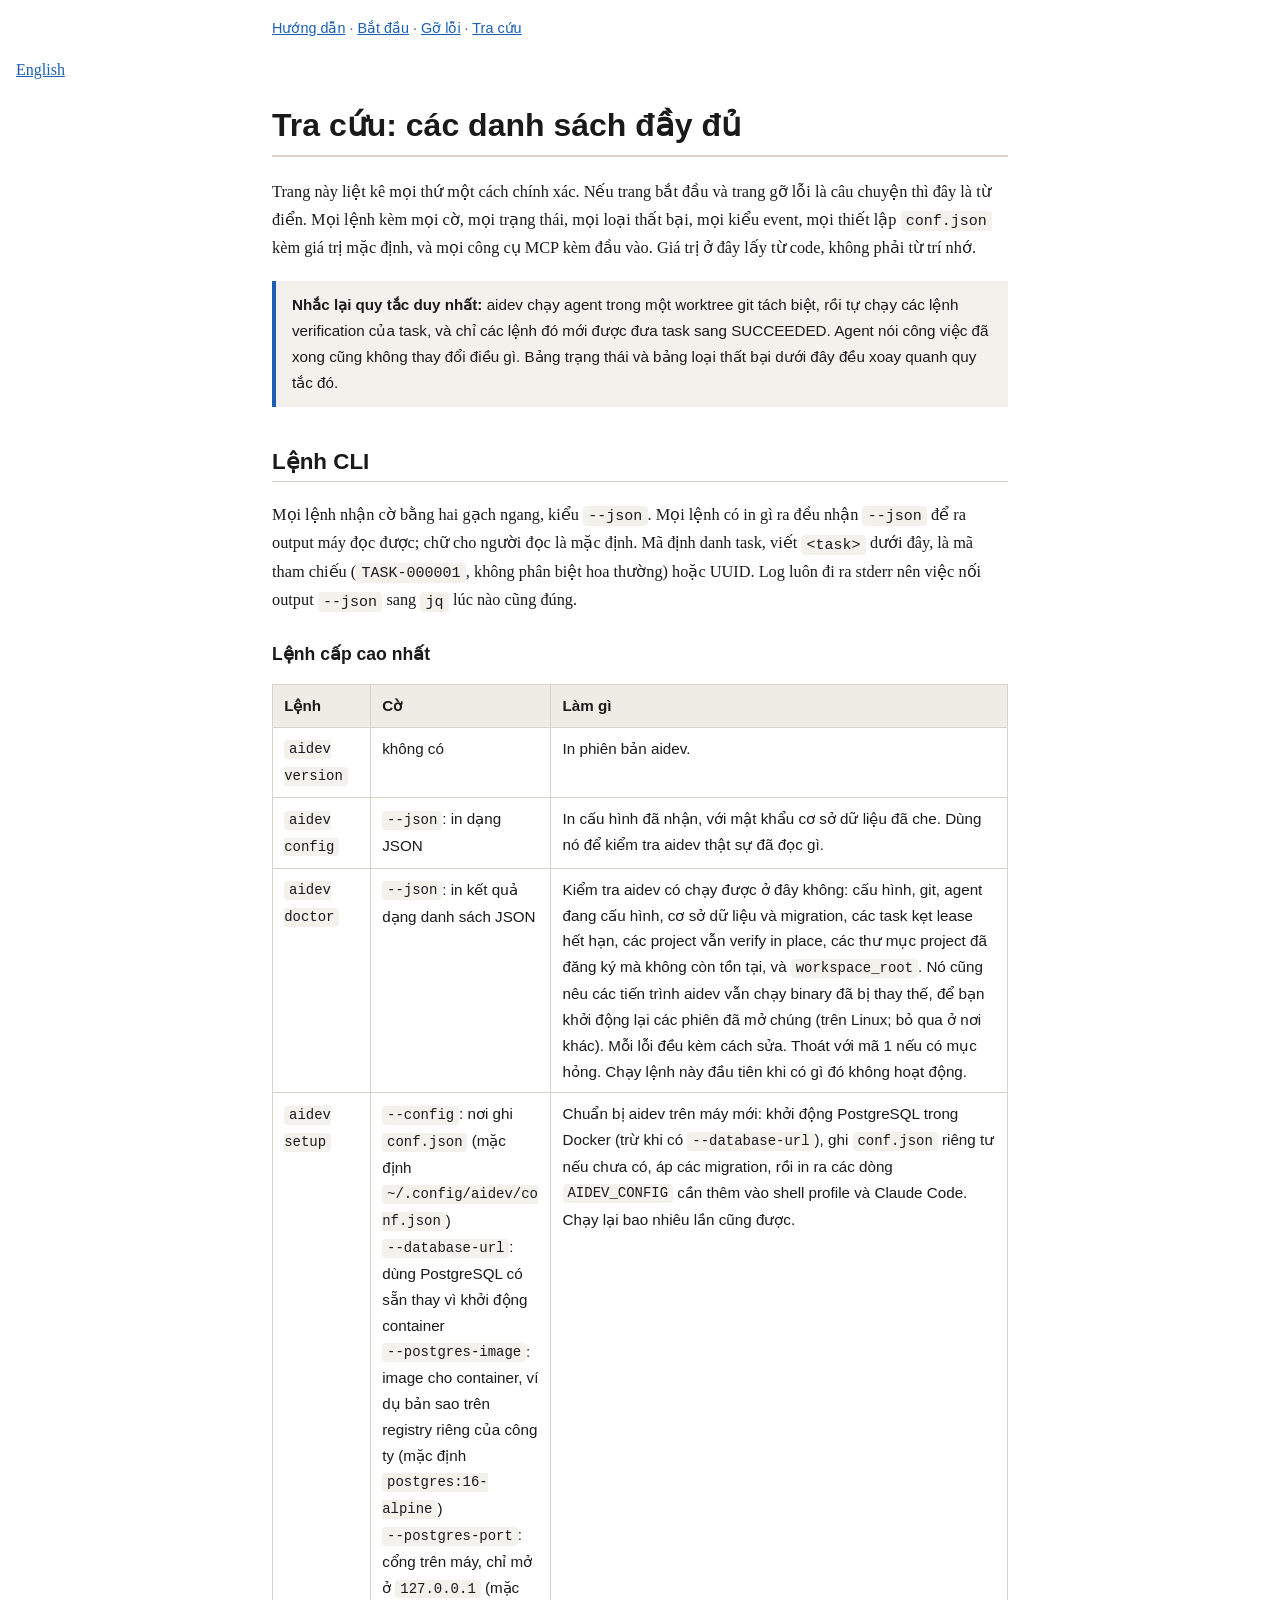
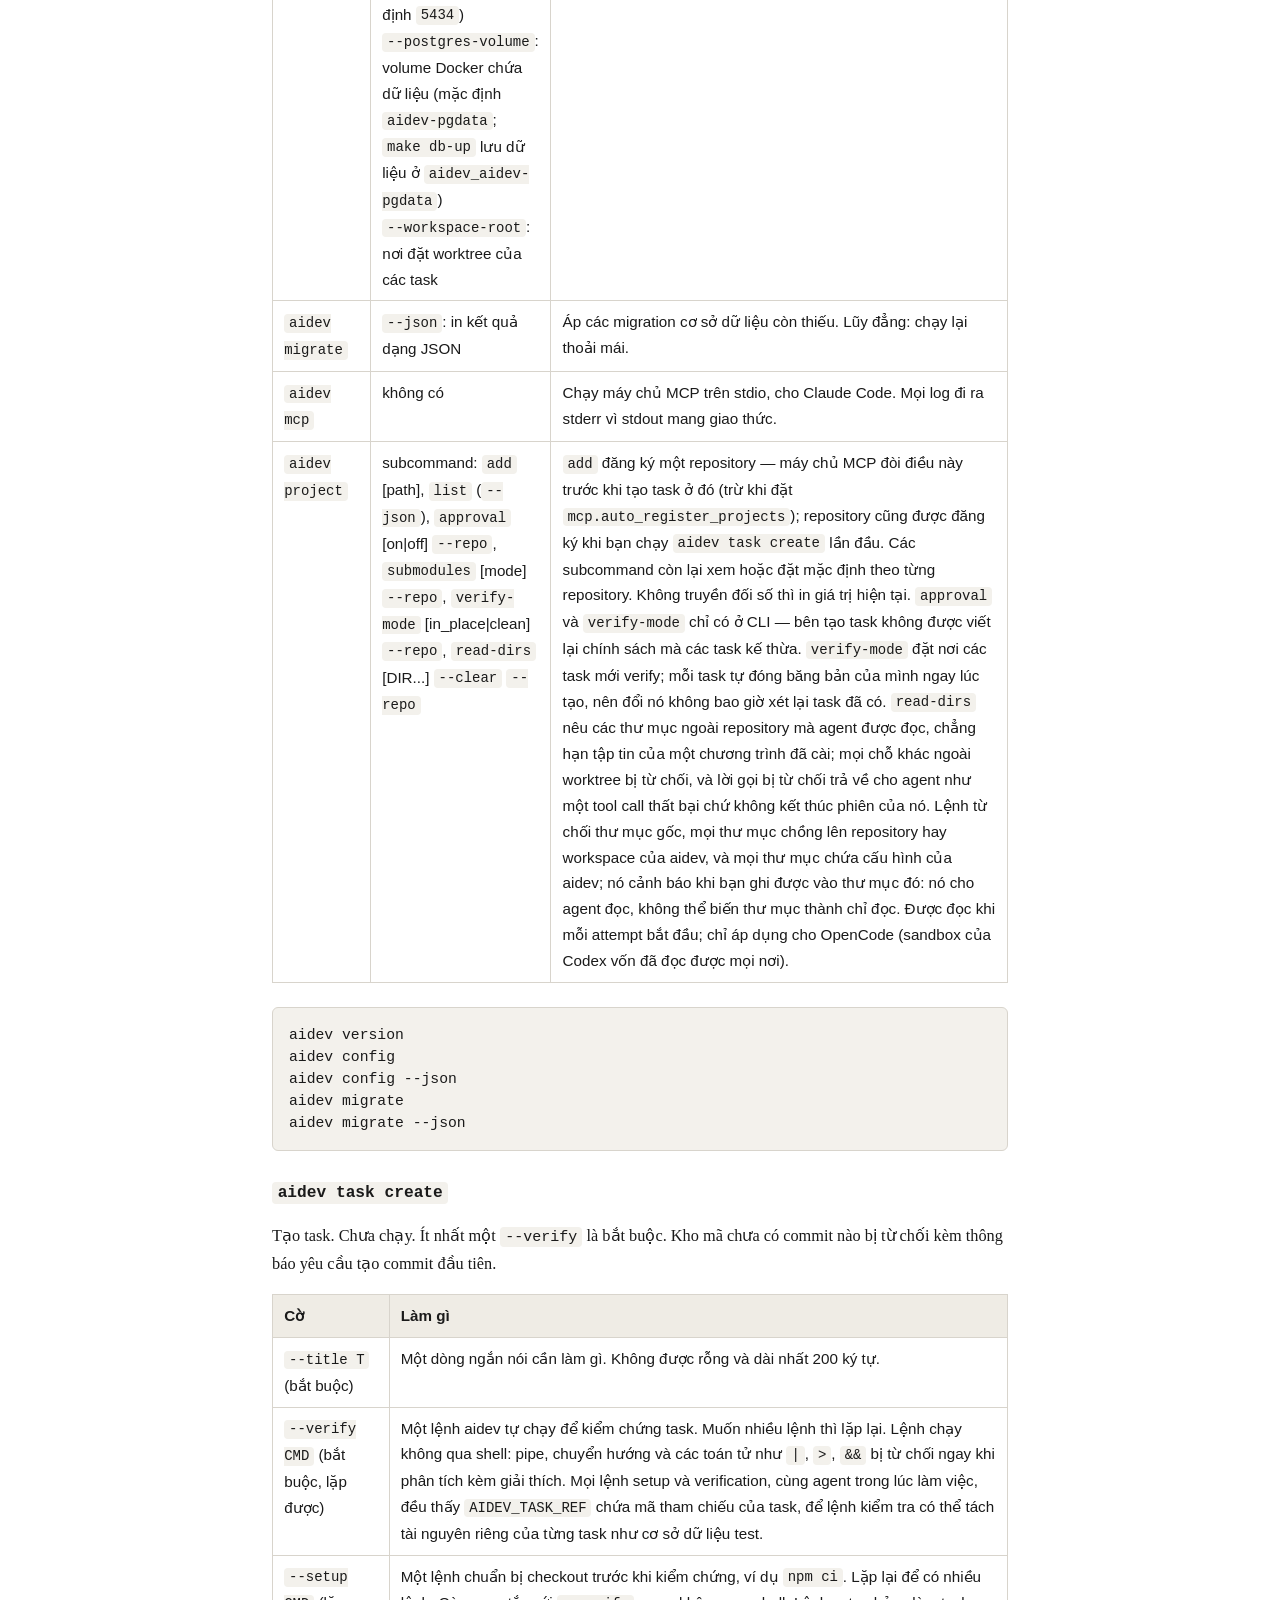
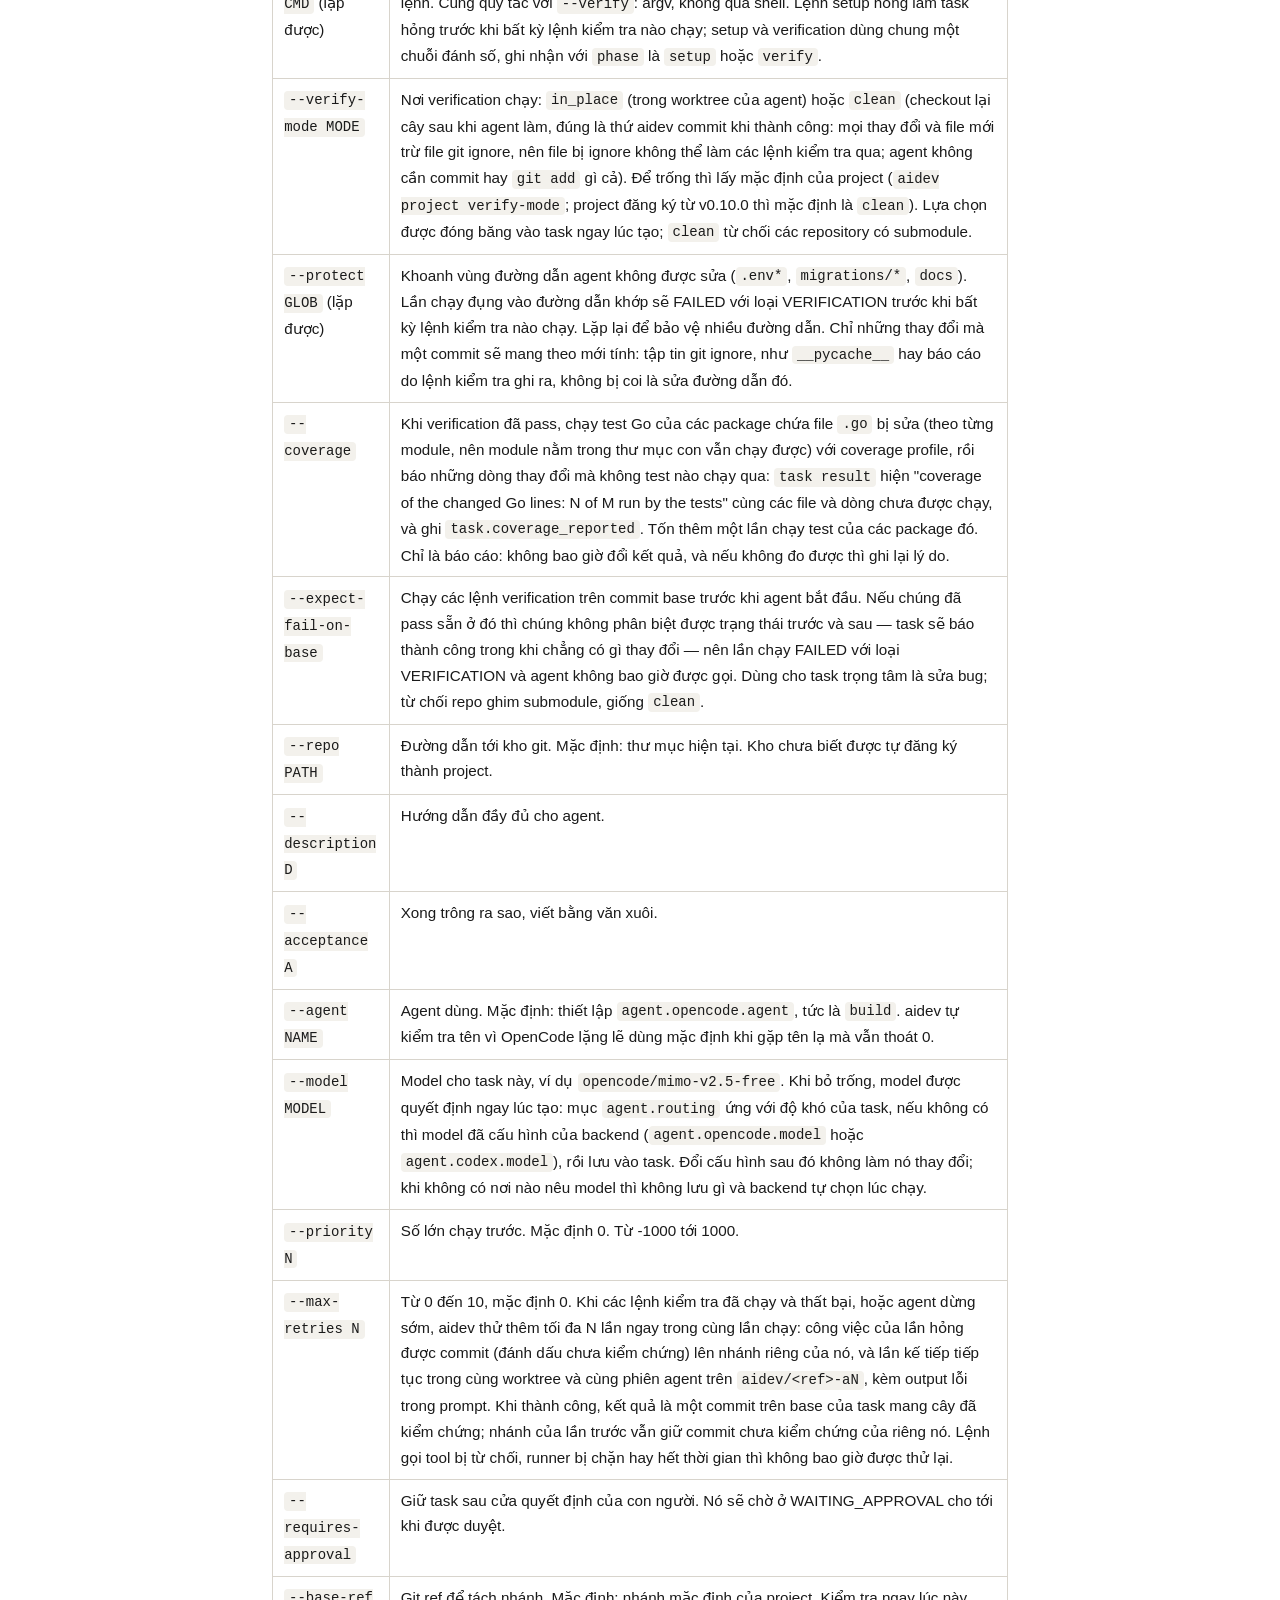
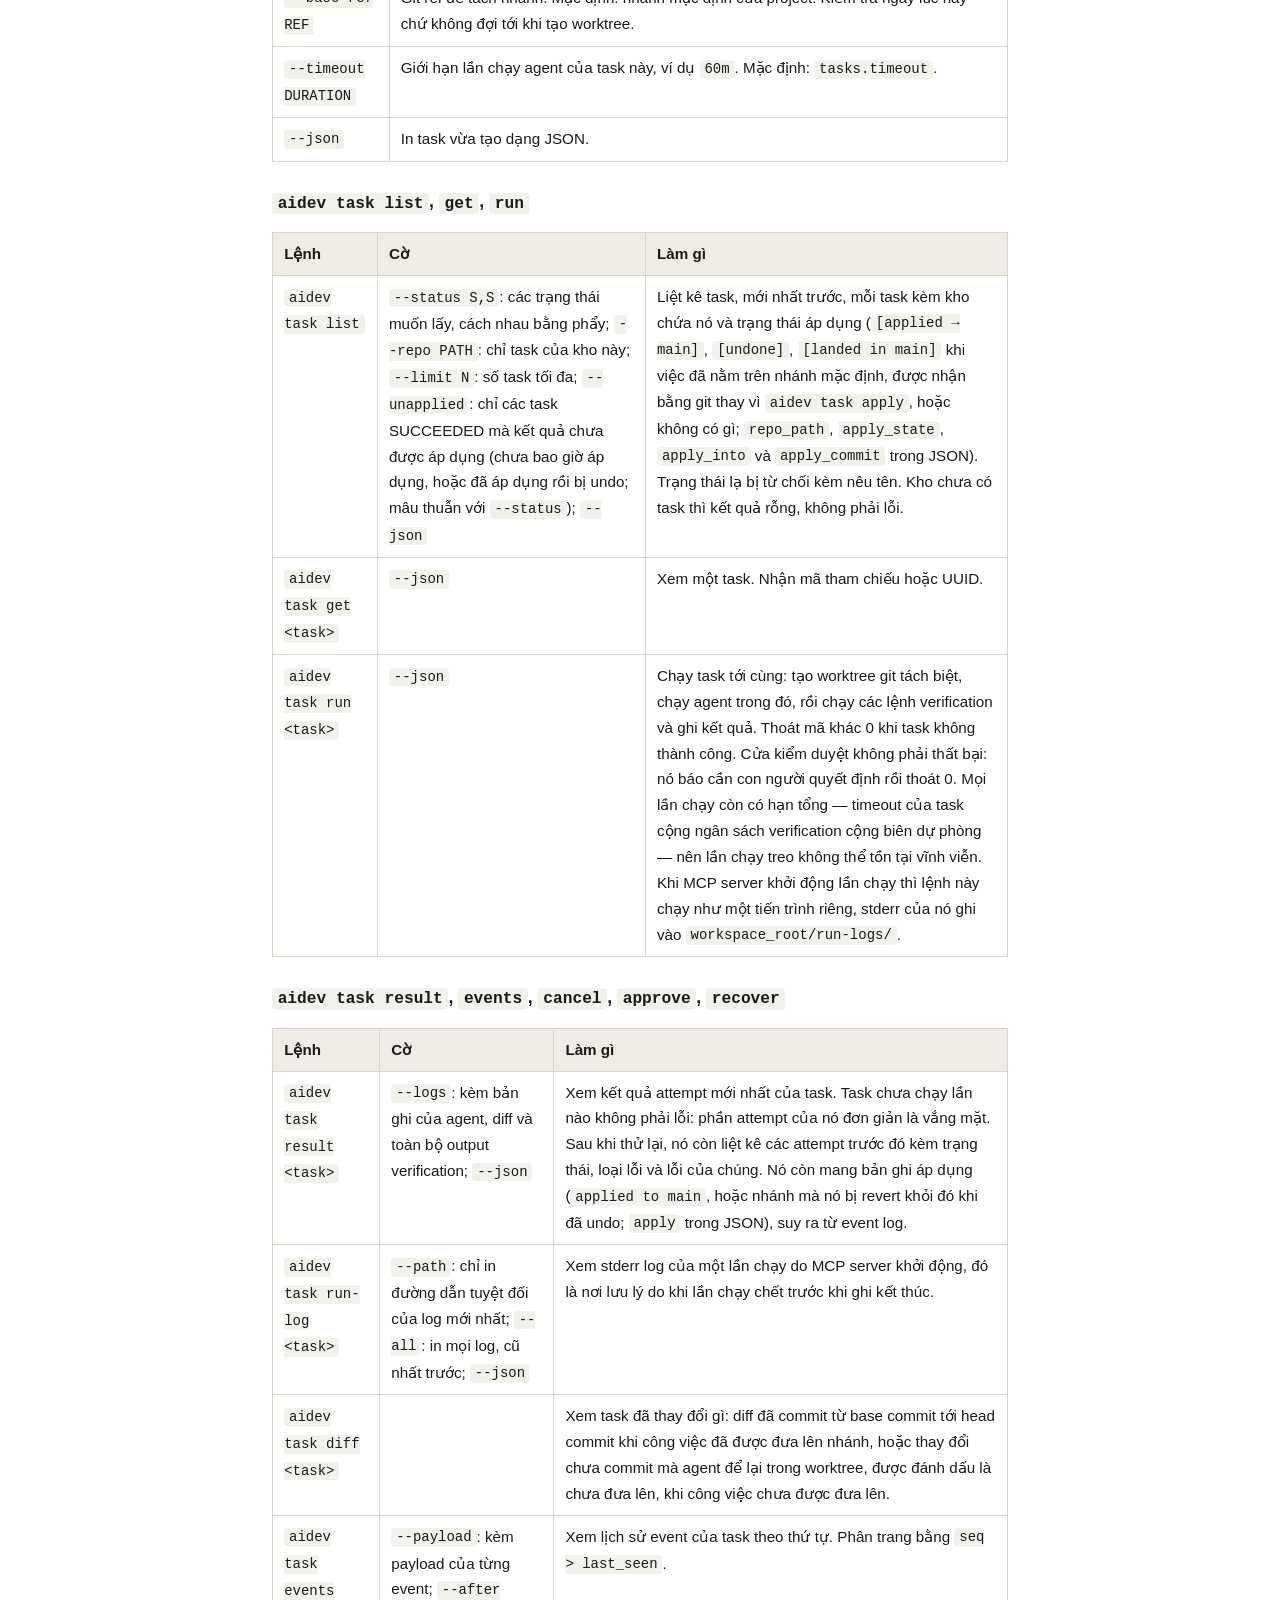
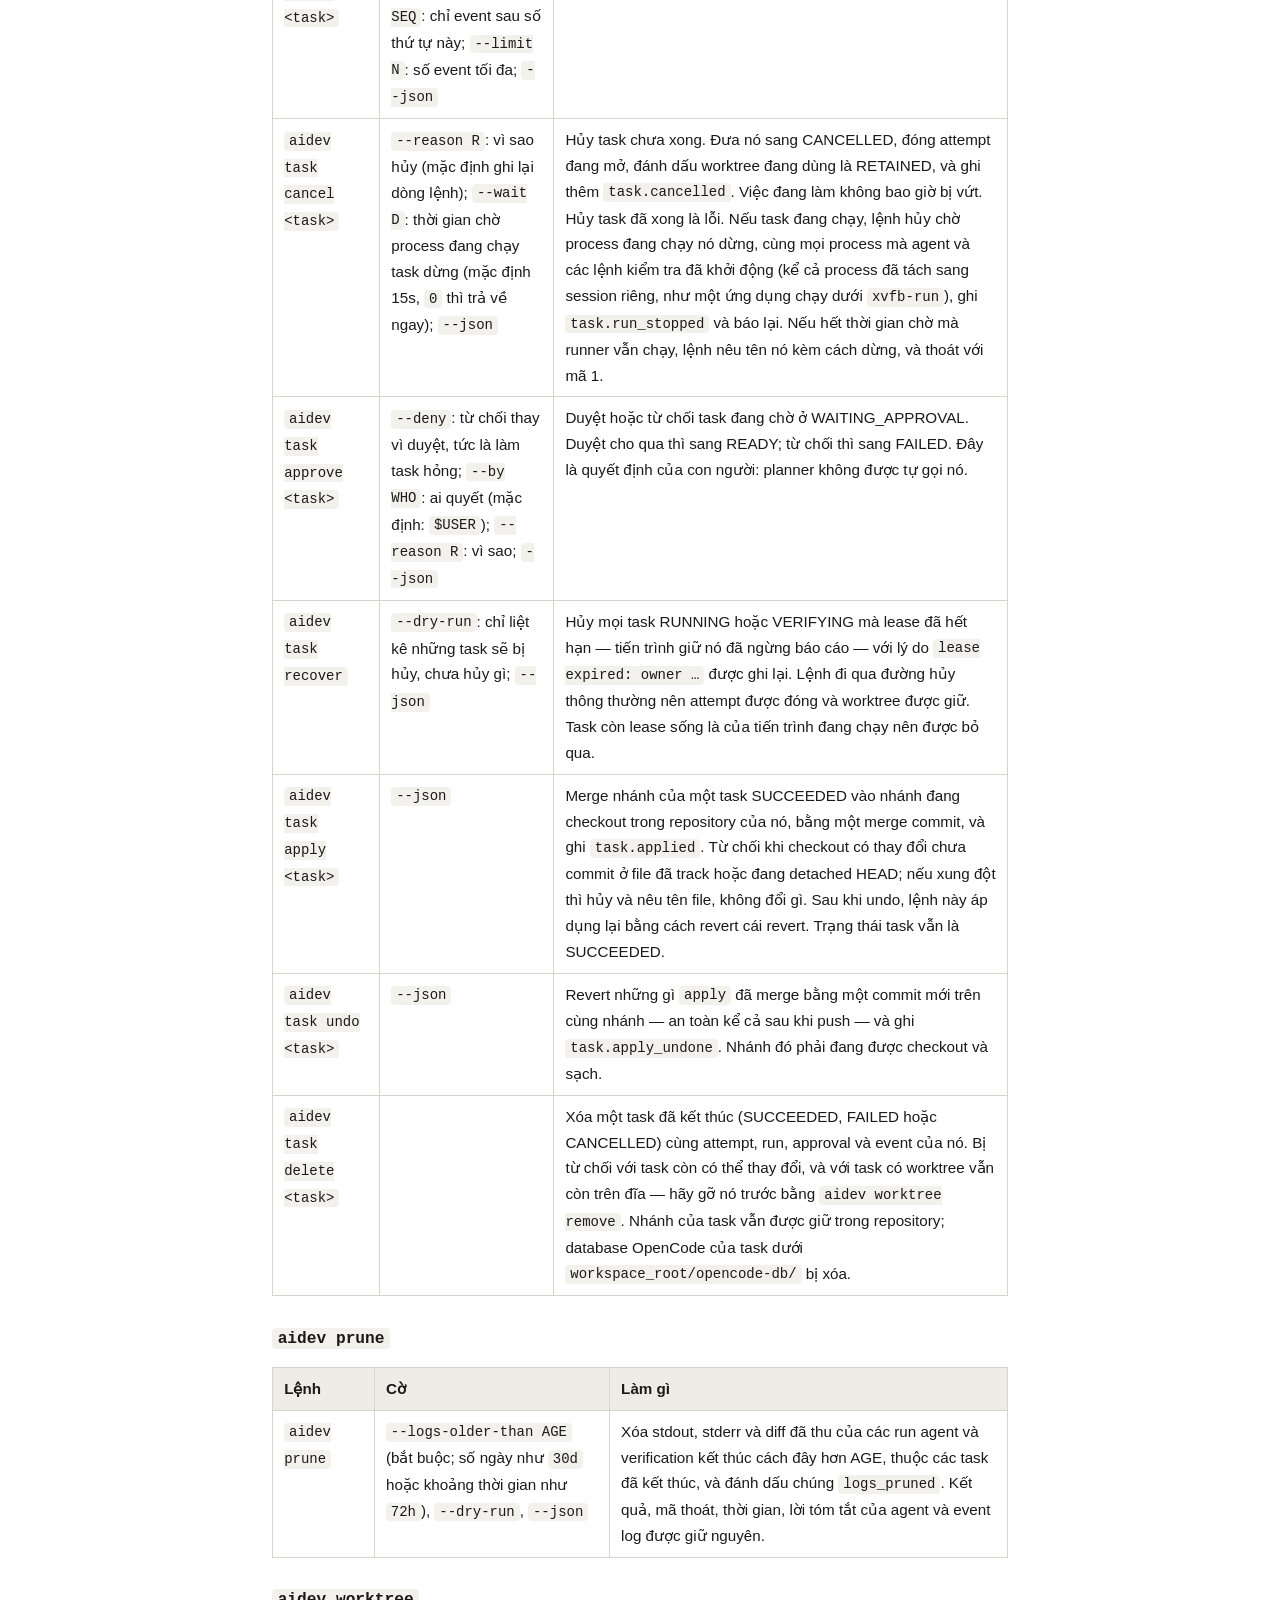
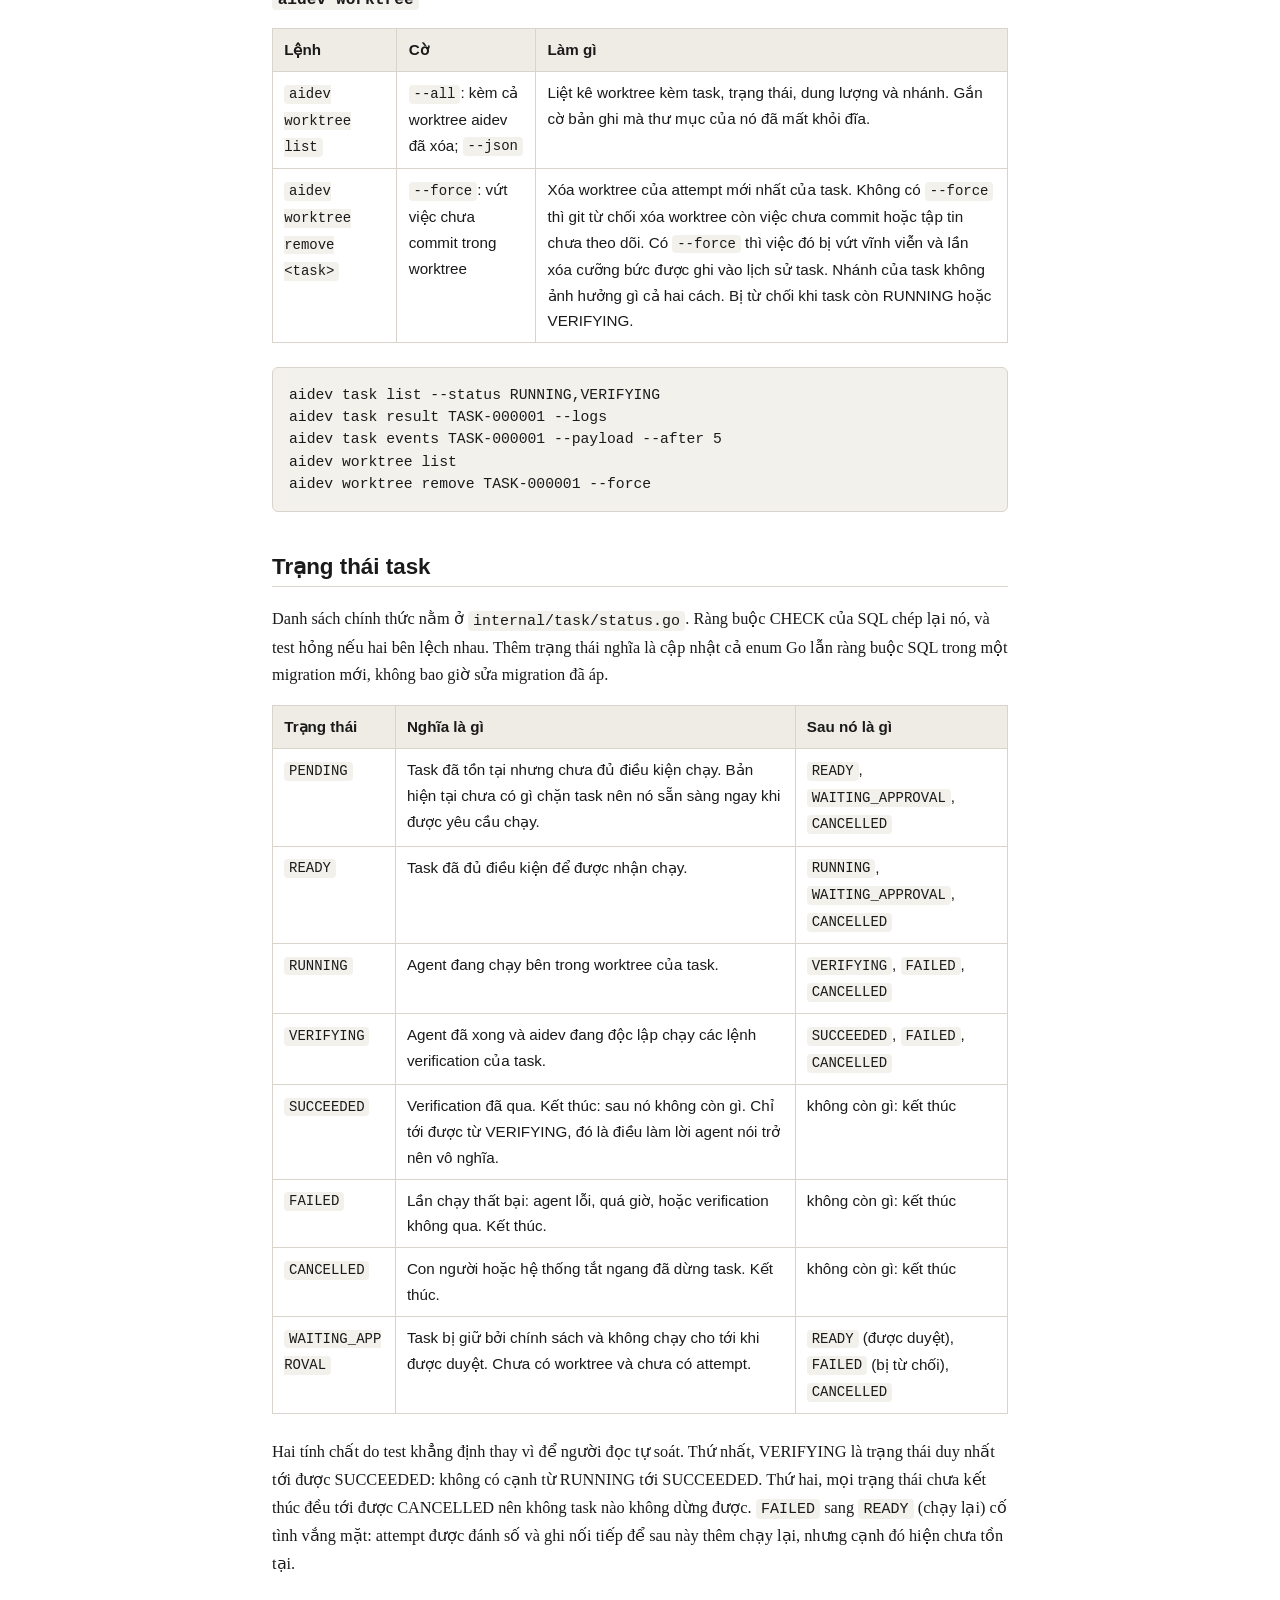
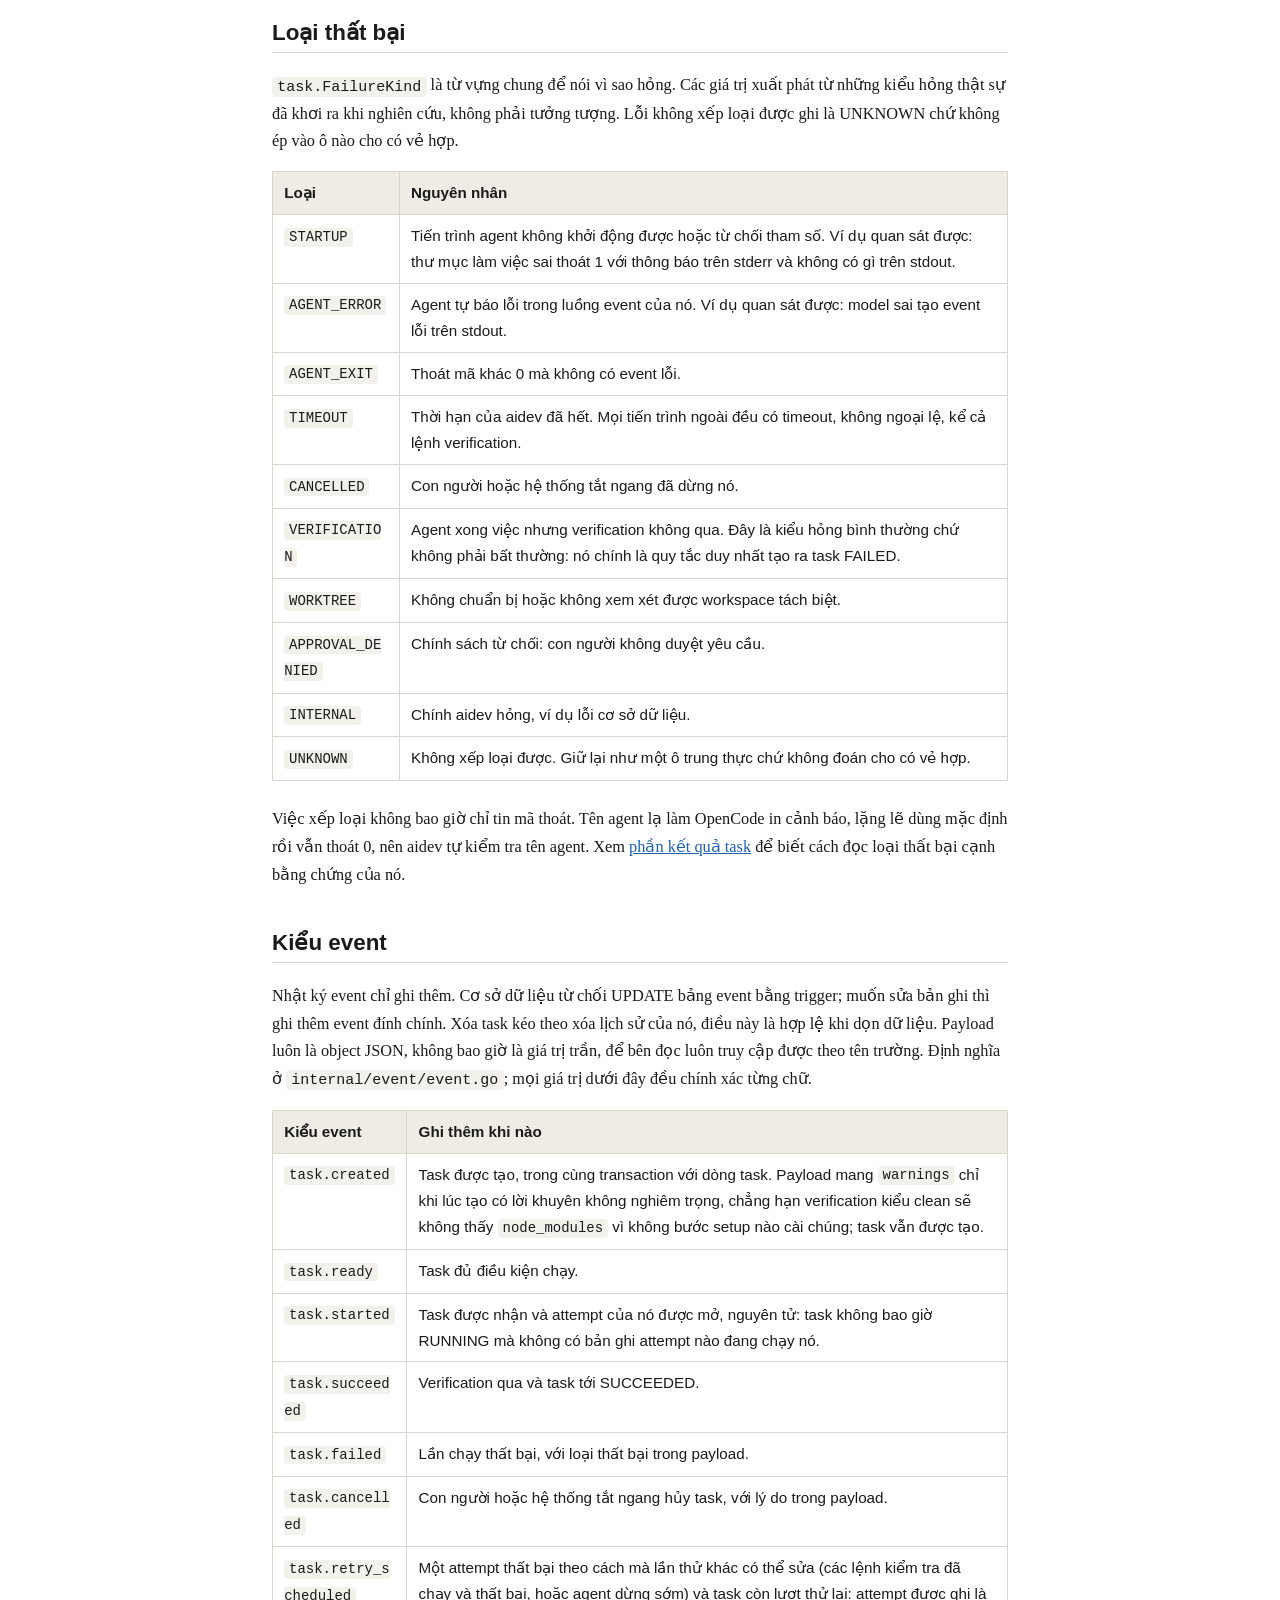
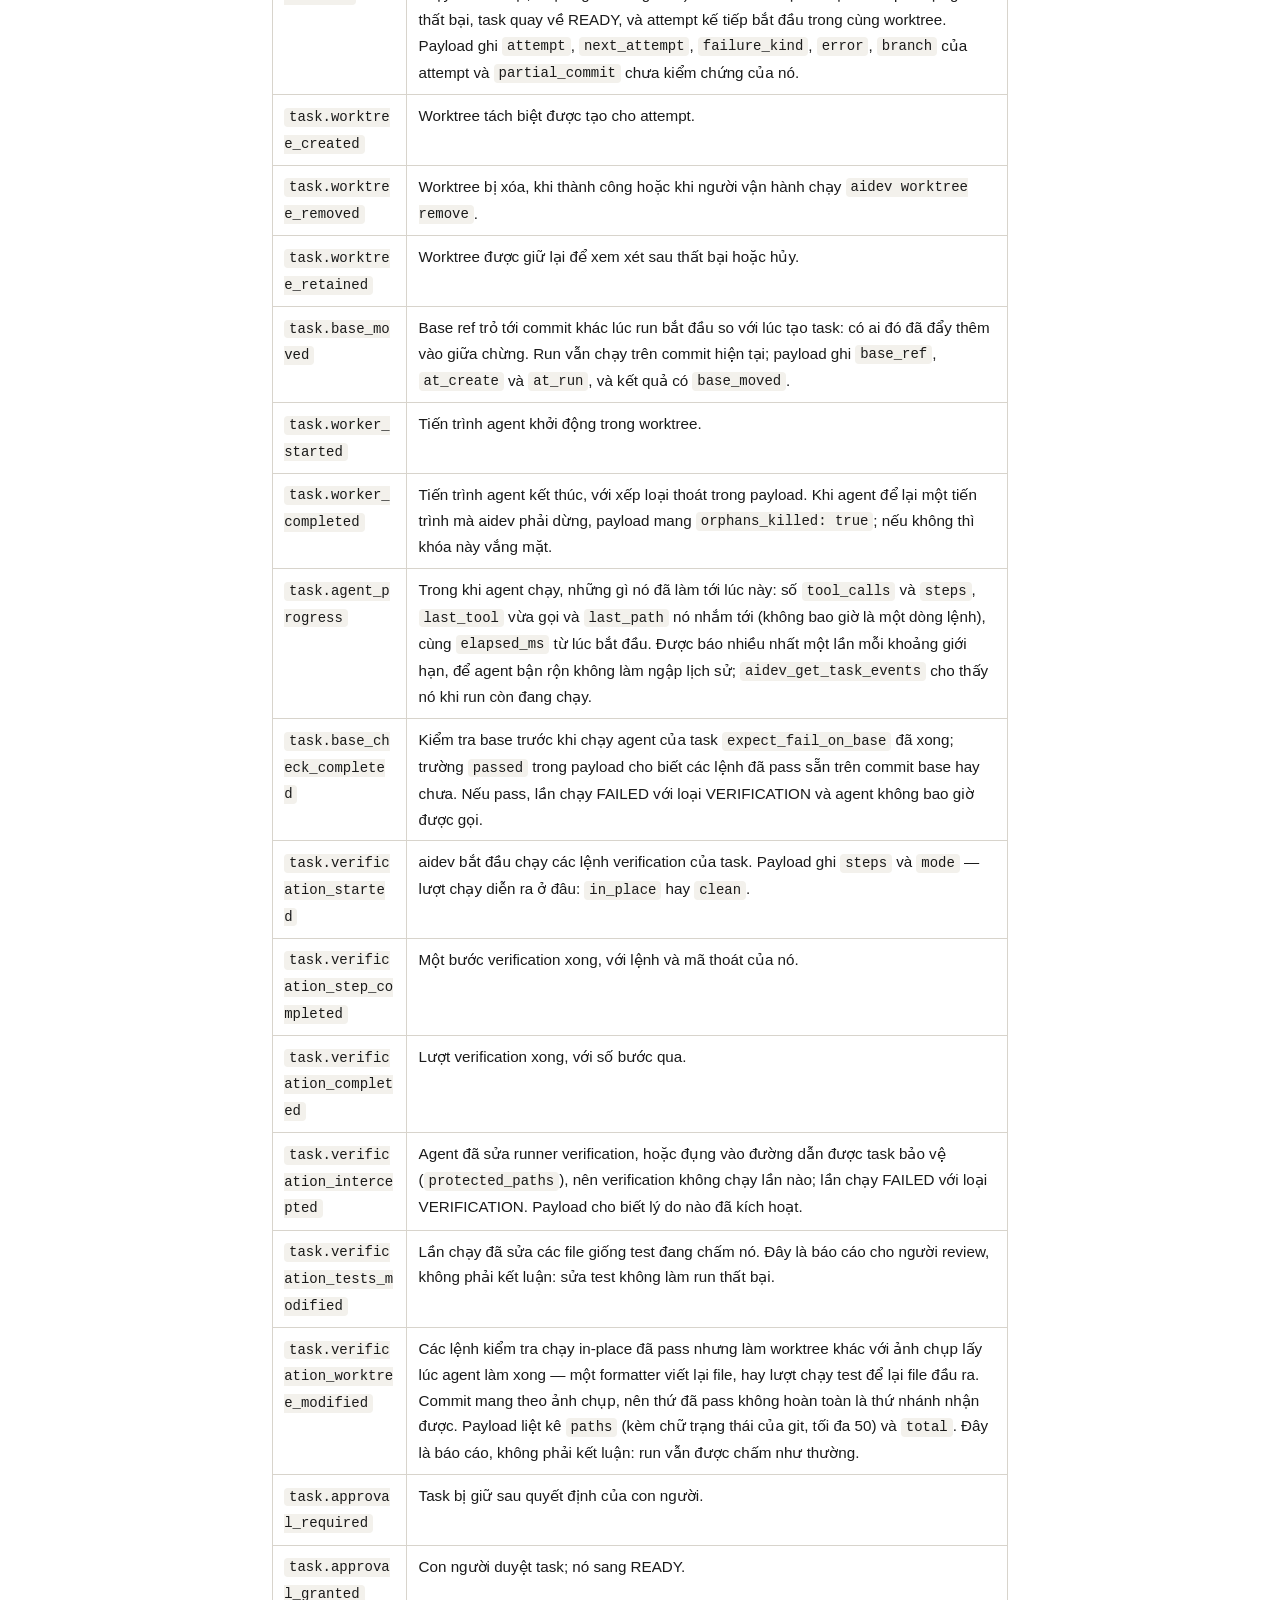
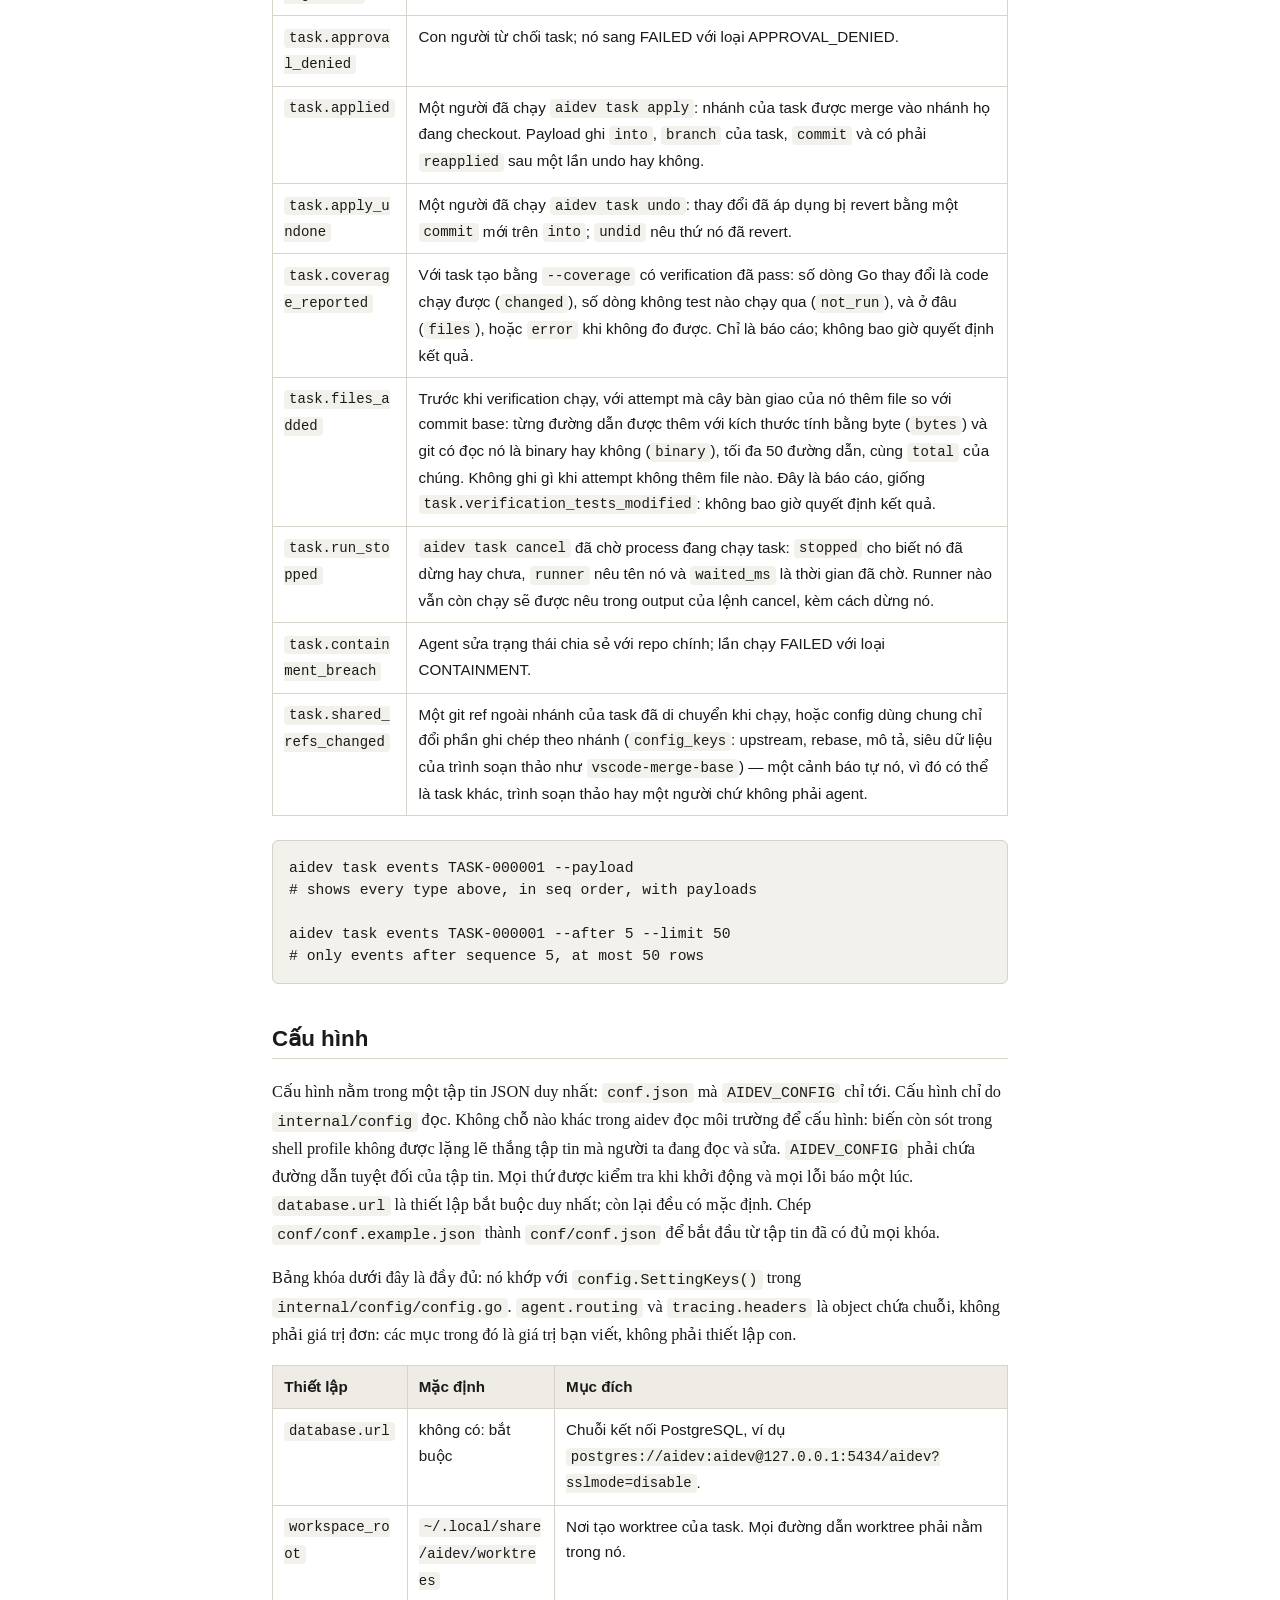
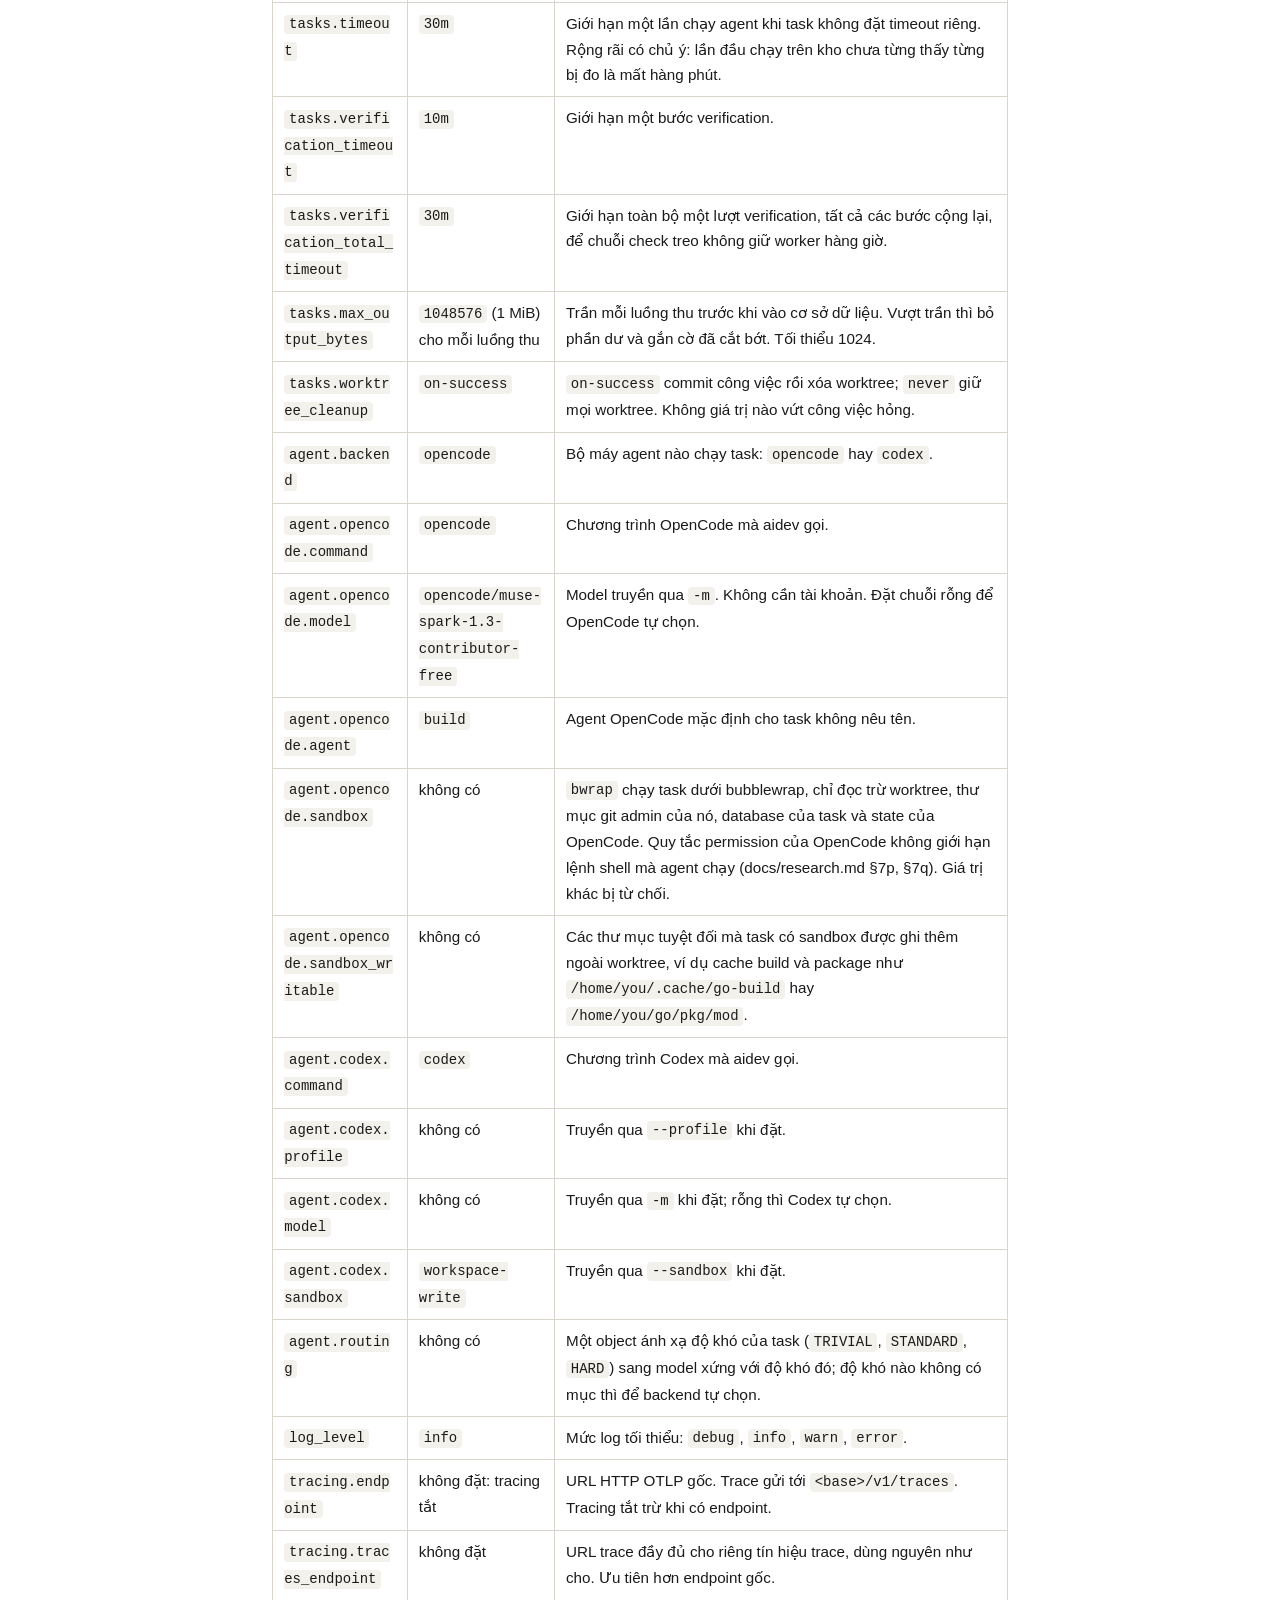
<file: docs/guide/vi/reference.html>
<!DOCTYPE html>
<html lang="vi">
<head>
<meta charset="utf-8">
<meta name="viewport" content="width=device-width, initial-scale=1">
<title>Tra cứu aidev: lệnh, trạng thái, event, cấu hình, công cụ</title>
<link rel="stylesheet" href="../guide.css">
</head>
<body>
<nav class="breadcrumb"><a href="index.html">Hướng dẫn</a> · <a href="getting-started.html">Bắt đầu</a> · <a href="debugging.html">Gỡ lỗi</a> · <a href="reference.html">Tra cứu</a></nav>
<nav class="lang-switch"><a href="../reference.html">English</a></nav>
<main>
<h1>Tra cứu: các danh sách đầy đủ</h1>

<p>Trang này liệt kê mọi thứ một cách chính xác. Nếu trang bắt đầu và trang gỡ lỗi là câu chuyện thì đây là từ điển. Mọi lệnh kèm mọi cờ, mọi trạng thái, mọi loại thất bại, mọi kiểu event, mọi thiết lập <code>conf.json</code> kèm giá trị mặc định, và mọi công cụ MCP kèm đầu vào. Giá trị ở đây lấy từ code, không phải từ trí nhớ.</p>

<div class="notice"><strong>Nhắc lại quy tắc duy nhất:</strong> aidev chạy agent trong một worktree git tách biệt, rồi tự chạy các lệnh verification của task, và chỉ các lệnh đó mới được đưa task sang SUCCEEDED. Agent nói công việc đã xong cũng không thay đổi điều gì. Bảng trạng thái và bảng loại thất bại dưới đây đều xoay quanh quy tắc đó.</div>

<section id="cli">
<h2>Lệnh CLI</h2>

<p>Mọi lệnh nhận cờ bằng hai gạch ngang, kiểu <code>--json</code>. Mọi lệnh có in gì ra đều nhận <code>--json</code> để ra output máy đọc được; chữ cho người đọc là mặc định. Mã định danh task, viết <code>&lt;task&gt;</code> dưới đây, là mã tham chiếu (<code>TASK-000001</code>, không phân biệt hoa thường) hoặc UUID. Log luôn đi ra stderr nên việc nối output <code>--json</code> sang <code>jq</code> lúc nào cũng đúng.</p>

<h3>Lệnh cấp cao nhất</h3>

<table>
<tr><th>Lệnh</th><th>Cờ</th><th>Làm gì</th></tr>
<tr><td><code>aidev version</code></td><td>không có</td><td>In phiên bản aidev.</td></tr>
<tr><td><code>aidev config</code></td><td><code>--json</code>: in dạng JSON</td><td>In cấu hình đã nhận, với mật khẩu cơ sở dữ liệu đã che. Dùng nó để kiểm tra aidev thật sự đã đọc gì.</td></tr>
<tr><td><code>aidev doctor</code></td><td><code>--json</code>: in kết quả dạng danh sách JSON</td><td>Kiểm tra aidev có chạy được ở đây không: cấu hình, git, agent đang cấu hình, cơ sở dữ liệu và migration, các task kẹt lease hết hạn, các project vẫn verify in place, các thư mục project đã đăng ký mà không còn tồn tại, và <code>workspace_root</code>. Nó cũng nêu các tiến trình aidev vẫn chạy binary đã bị thay thế, để bạn khởi động lại các phiên đã mở chúng (trên Linux; bỏ qua ở nơi khác). Mỗi lỗi đều kèm cách sửa. Thoát với mã 1 nếu có mục hỏng. Chạy lệnh này đầu tiên khi có gì đó không hoạt động.</td></tr>
<tr><td><code>aidev setup</code></td><td><code>--config</code>: nơi ghi <code>conf.json</code> (mặc định <code>~/.config/aidev/conf.json</code>)<br><code>--database-url</code>: dùng PostgreSQL có sẵn thay vì khởi động container<br><code>--postgres-image</code>: image cho container, ví dụ bản sao trên registry riêng của công ty (mặc định <code>postgres:16-alpine</code>)<br><code>--postgres-port</code>: cổng trên máy, chỉ mở ở <code>127.0.0.1</code> (mặc định <code>5434</code>)<br><code>--postgres-volume</code>: volume Docker chứa dữ liệu (mặc định <code>aidev-pgdata</code>; <code>make db-up</code> lưu dữ liệu ở <code>aidev_aidev-pgdata</code>)<br><code>--workspace-root</code>: nơi đặt worktree của các task</td><td>Chuẩn bị aidev trên máy mới: khởi động PostgreSQL trong Docker (trừ khi có <code>--database-url</code>), ghi <code>conf.json</code> riêng tư nếu chưa có, áp các migration, rồi in ra các dòng <code>AIDEV_CONFIG</code> cần thêm vào shell profile và Claude Code. Chạy lại bao nhiêu lần cũng được.</td></tr>
<tr><td><code>aidev migrate</code></td><td><code>--json</code>: in kết quả dạng JSON</td><td>Áp các migration cơ sở dữ liệu còn thiếu. Lũy đẳng: chạy lại thoải mái.</td></tr>
<tr><td><code>aidev mcp</code></td><td>không có</td><td>Chạy máy chủ MCP trên stdio, cho Claude Code. Mọi log đi ra stderr vì stdout mang giao thức.</td></tr>
<tr><td><code>aidev project</code></td><td>subcommand: <code>add</code> [path], <code>list</code> (<code>--json</code>), <code>approval</code> [on|off] <code>--repo</code>, <code>submodules</code> [mode] <code>--repo</code>, <code>verify-mode</code> [in_place|clean] <code>--repo</code>, <code>read-dirs</code> [DIR...] <code>--clear</code> <code>--repo</code></td><td><code>add</code> đăng ký một repository — máy chủ MCP đòi điều này trước khi tạo task ở đó (trừ khi đặt <code>mcp.auto_register_projects</code>); repository cũng được đăng ký khi bạn chạy <code>aidev task create</code> lần đầu. Các subcommand còn lại xem hoặc đặt mặc định theo từng repository. Không truyền đối số thì in giá trị hiện tại. <code>approval</code> và <code>verify-mode</code> chỉ có ở CLI — bên tạo task không được viết lại chính sách mà các task kế thừa. <code>verify-mode</code> đặt nơi các task mới verify; mỗi task tự đóng băng bản của mình ngay lúc tạo, nên đổi nó không bao giờ xét lại task đã có. <code>read-dirs</code> nêu các thư mục ngoài repository mà agent được đọc, chẳng hạn tập tin của một chương trình đã cài; mọi chỗ khác ngoài worktree bị từ chối, và lời gọi bị từ chối trả về cho agent như một tool call thất bại chứ không kết thúc phiên của nó. Lệnh từ chối thư mục gốc, mọi thư mục chồng lên repository hay workspace của aidev, và mọi thư mục chứa cấu hình của aidev; nó cảnh báo khi bạn ghi được vào thư mục đó: nó cho agent đọc, không thể biến thư mục thành chỉ đọc. Được đọc khi mỗi attempt bắt đầu; chỉ áp dụng cho OpenCode (sandbox của Codex vốn đã đọc được mọi nơi).</td></tr>
</table>

<pre><code>aidev version
aidev config
aidev config --json
aidev migrate
aidev migrate --json</code></pre>

<h3><code>aidev task create</code></h3>

<p>Tạo task. Chưa chạy. Ít nhất một <code>--verify</code> là bắt buộc. Kho mã chưa có commit nào bị từ chối kèm thông báo yêu cầu tạo commit đầu tiên.</p>

<table>
<tr><th>Cờ</th><th>Làm gì</th></tr>
<tr><td><code>--title T</code> (bắt buộc)</td><td>Một dòng ngắn nói cần làm gì. Không được rỗng và dài nhất 200 ký tự.</td></tr>
<tr><td><code>--verify CMD</code> (bắt buộc, lặp được)</td><td>Một lệnh aidev tự chạy để kiểm chứng task. Muốn nhiều lệnh thì lặp lại. Lệnh chạy không qua shell: pipe, chuyển hướng và các toán tử như <code>|</code>, <code>&gt;</code>, <code>&amp;&amp;</code> bị từ chối ngay khi phân tích kèm giải thích. Mọi lệnh setup và verification, cùng agent trong lúc làm việc, đều thấy <code>AIDEV_TASK_REF</code> chứa mã tham chiếu của task, để lệnh kiểm tra có thể tách tài nguyên riêng của từng task như cơ sở dữ liệu test.</td></tr>
<tr><td><code>--setup CMD</code> (lặp được)</td><td>Một lệnh chuẩn bị checkout trước khi kiểm chứng, ví dụ <code>npm ci</code>. Lặp lại để có nhiều lệnh. Cùng quy tắc với <code>--verify</code>: argv, không qua shell. Lệnh setup hỏng làm task hỏng trước khi bất kỳ lệnh kiểm tra nào chạy; setup và verification dùng chung một chuỗi đánh số, ghi nhận với <code>phase</code> là <code>setup</code> hoặc <code>verify</code>.</td></tr>
<tr><td><code>--verify-mode MODE</code></td><td>Nơi verification chạy: <code>in_place</code> (trong worktree của agent) hoặc <code>clean</code> (checkout lại cây sau khi agent làm, đúng là thứ aidev commit khi thành công: mọi thay đổi và file mới trừ file git ignore, nên file bị ignore không thể làm các lệnh kiểm tra qua; agent không cần commit hay <code>git add</code> gì cả). Để trống thì lấy mặc định của project (<code>aidev project verify-mode</code>; project đăng ký từ v0.10.0 thì mặc định là <code>clean</code>). Lựa chọn được đóng băng vào task ngay lúc tạo; <code>clean</code> từ chối các repository có submodule.</td></tr>
<tr><td><code>--protect GLOB</code> (lặp được)</td><td>Khoanh vùng đường dẫn agent không được sửa (<code>.env*</code>, <code>migrations/*</code>, <code>docs</code>). Lần chạy đụng vào đường dẫn khớp sẽ FAILED với loại VERIFICATION trước khi bất kỳ lệnh kiểm tra nào chạy. Lặp lại để bảo vệ nhiều đường dẫn. Chỉ những thay đổi mà một commit sẽ mang theo mới tính: tập tin git ignore, như <code>__pycache__</code> hay báo cáo do lệnh kiểm tra ghi ra, không bị coi là sửa đường dẫn đó.</td></tr>
<tr><td><code>--coverage</code></td><td>Khi verification đã pass, chạy test Go của các package chứa file <code>.go</code> bị sửa (theo từng module, nên module nằm trong thư mục con vẫn chạy được) với coverage profile, rồi báo những dòng thay đổi mà không test nào chạy qua: <code>task result</code> hiện "coverage of the changed Go lines: N of M run by the tests" cùng các file và dòng chưa được chạy, và ghi <code>task.coverage_reported</code>. Tốn thêm một lần chạy test của các package đó. Chỉ là báo cáo: không bao giờ đổi kết quả, và nếu không đo được thì ghi lại lý do.</td></tr>
<tr><td><code>--expect-fail-on-base</code></td><td>Chạy các lệnh verification trên commit base trước khi agent bắt đầu. Nếu chúng đã pass sẵn ở đó thì chúng không phân biệt được trạng thái trước và sau — task sẽ báo thành công trong khi chẳng có gì thay đổi — nên lần chạy FAILED với loại VERIFICATION và agent không bao giờ được gọi. Dùng cho task trọng tâm là sửa bug; từ chối repo ghim submodule, giống <code>clean</code>.</td></tr>
<tr><td><code>--repo PATH</code></td><td>Đường dẫn tới kho git. Mặc định: thư mục hiện tại. Kho chưa biết được tự đăng ký thành project.</td></tr>
<tr><td><code>--description D</code></td><td>Hướng dẫn đầy đủ cho agent.</td></tr>
<tr><td><code>--acceptance A</code></td><td>Xong trông ra sao, viết bằng văn xuôi.</td></tr>
<tr><td><code>--agent NAME</code></td><td>Agent dùng. Mặc định: thiết lập <code>agent.opencode.agent</code>, tức là <code>build</code>. aidev tự kiểm tra tên vì OpenCode lặng lẽ dùng mặc định khi gặp tên lạ mà vẫn thoát 0.</td></tr>
<tr><td><code>--model MODEL</code></td><td>Model cho task này, ví dụ <code>opencode/mimo-v2.5-free</code>. Khi bỏ trống, model được quyết định ngay lúc tạo: mục <code>agent.routing</code> ứng với độ khó của task, nếu không có thì model đã cấu hình của backend (<code>agent.opencode.model</code> hoặc <code>agent.codex.model</code>), rồi lưu vào task. Đổi cấu hình sau đó không làm nó thay đổi; khi không có nơi nào nêu model thì không lưu gì và backend tự chọn lúc chạy.</td></tr>
<tr><td><code>--priority N</code></td><td>Số lớn chạy trước. Mặc định 0. Từ -1000 tới 1000.</td></tr>
<tr><td><code>--max-retries N</code></td><td>Từ 0 đến 10, mặc định 0. Khi các lệnh kiểm tra đã chạy và thất bại, hoặc agent dừng sớm, aidev thử thêm tối đa N lần ngay trong cùng lần chạy: công việc của lần hỏng được commit (đánh dấu chưa kiểm chứng) lên nhánh riêng của nó, và lần kế tiếp tiếp tục trong cùng worktree và cùng phiên agent trên <code>aidev/&lt;ref&gt;-aN</code>, kèm output lỗi trong prompt. Khi thành công, kết quả là một commit trên base của task mang cây đã kiểm chứng; nhánh của lần trước vẫn giữ commit chưa kiểm chứng của riêng nó. Lệnh gọi tool bị từ chối, runner bị chặn hay hết thời gian thì không bao giờ được thử lại.</td></tr>
<tr><td><code>--requires-approval</code></td><td>Giữ task sau cửa quyết định của con người. Nó sẽ chờ ở WAITING_APPROVAL cho tới khi được duyệt.</td></tr>
<tr><td><code>--base-ref REF</code></td><td>Git ref để tách nhánh. Mặc định: nhánh mặc định của project. Kiểm tra ngay lúc này chứ không đợi tới khi tạo worktree.</td></tr>
<tr><td><code>--timeout DURATION</code></td><td>Giới hạn lần chạy agent của task này, ví dụ <code>60m</code>. Mặc định: <code>tasks.timeout</code>.</td></tr>
<tr><td><code>--json</code></td><td>In task vừa tạo dạng JSON.</td></tr>
</table>

<h3><code>aidev task list</code>, <code>get</code>, <code>run</code></h3>

<table>
<tr><th>Lệnh</th><th>Cờ</th><th>Làm gì</th></tr>
<tr><td><code>aidev task list</code></td><td><code>--status S,S</code>: các trạng thái muốn lấy, cách nhau bằng phẩy; <code>--repo PATH</code>: chỉ task của kho này; <code>--limit N</code>: số task tối đa; <code>--unapplied</code>: chỉ các task SUCCEEDED mà kết quả chưa được áp dụng (chưa bao giờ áp dụng, hoặc đã áp dụng rồi bị undo; mâu thuẫn với <code>--status</code>); <code>--json</code></td><td>Liệt kê task, mới nhất trước, mỗi task kèm kho chứa nó và trạng thái áp dụng (<code>[applied → main]</code>, <code>[undone]</code>, <code>[landed in main]</code> khi việc đã nằm trên nhánh mặc định, được nhận bằng git thay vì <code>aidev task apply</code>, hoặc không có gì; <code>repo_path</code>, <code>apply_state</code>, <code>apply_into</code> và <code>apply_commit</code> trong JSON). Trạng thái lạ bị từ chối kèm nêu tên. Kho chưa có task thì kết quả rỗng, không phải lỗi.</td></tr>
<tr><td><code>aidev task get &lt;task&gt;</code></td><td><code>--json</code></td><td>Xem một task. Nhận mã tham chiếu hoặc UUID.</td></tr>
<tr><td><code>aidev task run &lt;task&gt;</code></td><td><code>--json</code></td><td>Chạy task tới cùng: tạo worktree git tách biệt, chạy agent trong đó, rồi chạy các lệnh verification và ghi kết quả. Thoát mã khác 0 khi task không thành công. Cửa kiểm duyệt không phải thất bại: nó báo cần con người quyết định rồi thoát 0. Mọi lần chạy còn có hạn tổng — timeout của task cộng ngân sách verification cộng biên dự phòng — nên lần chạy treo không thể tồn tại vĩnh viễn. Khi MCP server khởi động lần chạy thì lệnh này chạy như một tiến trình riêng, stderr của nó ghi vào <code>workspace_root/run-logs/</code>.</td></tr>
</table>

<h3><code>aidev task result</code>, <code>events</code>, <code>cancel</code>, <code>approve</code>, <code>recover</code></h3>

<table>
<tr><th>Lệnh</th><th>Cờ</th><th>Làm gì</th></tr>
<tr><td><code>aidev task result &lt;task&gt;</code></td><td><code>--logs</code>: kèm bản ghi của agent, diff và toàn bộ output verification; <code>--json</code></td><td>Xem kết quả attempt mới nhất của task. Task chưa chạy lần nào không phải lỗi: phần attempt của nó đơn giản là vắng mặt. Sau khi thử lại, nó còn liệt kê các attempt trước đó kèm trạng thái, loại lỗi và lỗi của chúng. Nó còn mang bản ghi áp dụng (<code>applied to main</code>, hoặc nhánh mà nó bị revert khỏi đó khi đã undo; <code>apply</code> trong JSON), suy ra từ event log.</td></tr>
<tr><td><code>aidev task run-log &lt;task&gt;</code></td><td><code>--path</code>: chỉ in đường dẫn tuyệt đối của log mới nhất; <code>--all</code>: in mọi log, cũ nhất trước; <code>--json</code></td><td>Xem stderr log của một lần chạy do MCP server khởi động, đó là nơi lưu lý do khi lần chạy chết trước khi ghi kết thúc.</td></tr>
<tr><td><code>aidev task diff &lt;task&gt;</code></td><td></td><td>Xem task đã thay đổi gì: diff đã commit từ base commit tới head commit khi công việc đã được đưa lên nhánh, hoặc thay đổi chưa commit mà agent để lại trong worktree, được đánh dấu là chưa đưa lên, khi công việc chưa được đưa lên.</td></tr>
<tr><td><code>aidev task events &lt;task&gt;</code></td><td><code>--payload</code>: kèm payload của từng event; <code>--after SEQ</code>: chỉ event sau số thứ tự này; <code>--limit N</code>: số event tối đa; <code>--json</code></td><td>Xem lịch sử event của task theo thứ tự. Phân trang bằng <code>seq &gt; last_seen</code>.</td></tr>
<tr><td><code>aidev task cancel &lt;task&gt;</code></td><td><code>--reason R</code>: vì sao hủy (mặc định ghi lại dòng lệnh); <code>--wait D</code>: thời gian chờ process đang chạy task dừng (mặc định 15s, <code>0</code> thì trả về ngay); <code>--json</code></td><td>Hủy task chưa xong. Đưa nó sang CANCELLED, đóng attempt đang mở, đánh dấu worktree đang dùng là RETAINED, và ghi thêm <code>task.cancelled</code>. Việc đang làm không bao giờ bị vứt. Hủy task đã xong là lỗi. Nếu task đang chạy, lệnh hủy chờ process đang chạy nó dừng, cùng mọi process mà agent và các lệnh kiểm tra đã khởi động (kể cả process đã tách sang session riêng, như một ứng dụng chạy dưới <code>xvfb-run</code>), ghi <code>task.run_stopped</code> và báo lại. Nếu hết thời gian chờ mà runner vẫn chạy, lệnh nêu tên nó kèm cách dừng, và thoát với mã 1.</td></tr>
<tr><td><code>aidev task approve &lt;task&gt;</code></td><td><code>--deny</code>: từ chối thay vì duyệt, tức là làm task hỏng; <code>--by WHO</code>: ai quyết (mặc định: <code>$USER</code>); <code>--reason R</code>: vì sao; <code>--json</code></td><td>Duyệt hoặc từ chối task đang chờ ở WAITING_APPROVAL. Duyệt cho qua thì sang READY; từ chối thì sang FAILED. Đây là quyết định của con người: planner không được tự gọi nó.</td></tr>
<tr><td><code>aidev task recover</code></td><td><code>--dry-run</code>: chỉ liệt kê những task sẽ bị hủy, chưa hủy gì; <code>--json</code></td><td>Hủy mọi task RUNNING hoặc VERIFYING mà lease đã hết hạn — tiến trình giữ nó đã ngừng báo cáo — với lý do <code>lease expired: owner …</code> được ghi lại. Lệnh đi qua đường hủy thông thường nên attempt được đóng và worktree được giữ. Task còn lease sống là của tiến trình đang chạy nên được bỏ qua.</td></tr>
<tr><td><code>aidev task apply &lt;task&gt;</code></td><td><code>--json</code></td><td>Merge nhánh của một task SUCCEEDED vào nhánh đang checkout trong repository của nó, bằng một merge commit, và ghi <code>task.applied</code>. Từ chối khi checkout có thay đổi chưa commit ở file đã track hoặc đang detached HEAD; nếu xung đột thì hủy và nêu tên file, không đổi gì. Sau khi undo, lệnh này áp dụng lại bằng cách revert cái revert. Trạng thái task vẫn là SUCCEEDED.</td></tr>
<tr><td><code>aidev task undo &lt;task&gt;</code></td><td><code>--json</code></td><td>Revert những gì <code>apply</code> đã merge bằng một commit mới trên cùng nhánh — an toàn kể cả sau khi push — và ghi <code>task.apply_undone</code>. Nhánh đó phải đang được checkout và sạch.</td></tr>
<tr><td><code>aidev task delete &lt;task&gt;</code></td><td></td><td>Xóa một task đã kết thúc (SUCCEEDED, FAILED hoặc CANCELLED) cùng attempt, run, approval và event của nó. Bị từ chối với task còn có thể thay đổi, và với task có worktree vẫn còn trên đĩa — hãy gỡ nó trước bằng <code>aidev worktree remove</code>. Nhánh của task vẫn được giữ trong repository; database OpenCode của task dưới <code>workspace_root/opencode-db/</code> bị xóa.</td></tr>
</table>

<h3><code>aidev prune</code></h3>

<table>
<tr><th>Lệnh</th><th>Cờ</th><th>Làm gì</th></tr>
<tr><td><code>aidev prune</code></td><td><code>--logs-older-than AGE</code> (bắt buộc; số ngày như <code>30d</code> hoặc khoảng thời gian như <code>72h</code>), <code>--dry-run</code>, <code>--json</code></td><td>Xóa stdout, stderr và diff đã thu của các run agent và verification kết thúc cách đây hơn AGE, thuộc các task đã kết thúc, và đánh dấu chúng <code>logs_pruned</code>. Kết quả, mã thoát, thời gian, lời tóm tắt của agent và event log được giữ nguyên.</td></tr>
</table>

<h3><code>aidev worktree</code></h3>

<table>
<tr><th>Lệnh</th><th>Cờ</th><th>Làm gì</th></tr>
<tr><td><code>aidev worktree list</code></td><td><code>--all</code>: kèm cả worktree aidev đã xóa; <code>--json</code></td><td>Liệt kê worktree kèm task, trạng thái, dung lượng và nhánh. Gắn cờ bản ghi mà thư mục của nó đã mất khỏi đĩa.</td></tr>
<tr><td><code>aidev worktree remove &lt;task&gt;</code></td><td><code>--force</code>: vứt việc chưa commit trong worktree</td><td>Xóa worktree của attempt mới nhất của task. Không có <code>--force</code> thì git từ chối xóa worktree còn việc chưa commit hoặc tập tin chưa theo dõi. Có <code>--force</code> thì việc đó bị vứt vĩnh viễn và lần xóa cưỡng bức được ghi vào lịch sử task. Nhánh của task không ảnh hưởng gì cả hai cách. Bị từ chối khi task còn RUNNING hoặc VERIFYING.</td></tr>
</table>

<pre><code>aidev task list --status RUNNING,VERIFYING
aidev task result TASK-000001 --logs
aidev task events TASK-000001 --payload --after 5
aidev worktree list
aidev worktree remove TASK-000001 --force</code></pre>
</section>

<section id="task-statuses">
<h2>Trạng thái task</h2>

<p>Danh sách chính thức nằm ở <code>internal/task/status.go</code>. Ràng buộc CHECK của SQL chép lại nó, và test hỏng nếu hai bên lệch nhau. Thêm trạng thái nghĩa là cập nhật cả enum Go lẫn ràng buộc SQL trong một migration mới, không bao giờ sửa migration đã áp.</p>

<table>
<tr><th>Trạng thái</th><th>Nghĩa là gì</th><th>Sau nó là gì</th></tr>
<tr><td><code>PENDING</code></td><td>Task đã tồn tại nhưng chưa đủ điều kiện chạy. Bản hiện tại chưa có gì chặn task nên nó sẵn sàng ngay khi được yêu cầu chạy.</td><td><code>READY</code>, <code>WAITING_APPROVAL</code>, <code>CANCELLED</code></td></tr>
<tr><td><code>READY</code></td><td>Task đã đủ điều kiện để được nhận chạy.</td><td><code>RUNNING</code>, <code>WAITING_APPROVAL</code>, <code>CANCELLED</code></td></tr>
<tr><td><code>RUNNING</code></td><td>Agent đang chạy bên trong worktree của task.</td><td><code>VERIFYING</code>, <code>FAILED</code>, <code>CANCELLED</code></td></tr>
<tr><td><code>VERIFYING</code></td><td>Agent đã xong và aidev đang độc lập chạy các lệnh verification của task.</td><td><code>SUCCEEDED</code>, <code>FAILED</code>, <code>CANCELLED</code></td></tr>
<tr><td><code>SUCCEEDED</code></td><td>Verification đã qua. Kết thúc: sau nó không còn gì. Chỉ tới được từ VERIFYING, đó là điều làm lời agent nói trở nên vô nghĩa.</td><td>không còn gì: kết thúc</td></tr>
<tr><td><code>FAILED</code></td><td>Lần chạy thất bại: agent lỗi, quá giờ, hoặc verification không qua. Kết thúc.</td><td>không còn gì: kết thúc</td></tr>
<tr><td><code>CANCELLED</code></td><td>Con người hoặc hệ thống tắt ngang đã dừng task. Kết thúc.</td><td>không còn gì: kết thúc</td></tr>
<tr><td><code>WAITING_APPROVAL</code></td><td>Task bị giữ bởi chính sách và không chạy cho tới khi được duyệt. Chưa có worktree và chưa có attempt.</td><td><code>READY</code> (được duyệt), <code>FAILED</code> (bị từ chối), <code>CANCELLED</code></td></tr>
</table>

<p>Hai tính chất do test khẳng định thay vì để người đọc tự soát. Thứ nhất, VERIFYING là trạng thái duy nhất tới được SUCCEEDED: không có cạnh từ RUNNING tới SUCCEEDED. Thứ hai, mọi trạng thái chưa kết thúc đều tới được CANCELLED nên không task nào không dừng được. <code>FAILED</code> sang <code>READY</code> (chạy lại) cố tình vắng mặt: attempt được đánh số và ghi nối tiếp để sau này thêm chạy lại, nhưng cạnh đó hiện chưa tồn tại.</p>
</section>

<section id="failure-kinds">
<h2>Loại thất bại</h2>

<p><code>task.FailureKind</code> là từ vựng chung để nói vì sao hỏng. Các giá trị xuất phát từ những kiểu hỏng thật sự đã khơi ra khi nghiên cứu, không phải tưởng tượng. Lỗi không xếp loại được ghi là UNKNOWN chứ không ép vào ô nào cho có vẻ hợp.</p>

<table>
<tr><th>Loại</th><th>Nguyên nhân</th></tr>
<tr><td><code>STARTUP</code></td><td>Tiến trình agent không khởi động được hoặc từ chối tham số. Ví dụ quan sát được: thư mục làm việc sai thoát 1 với thông báo trên stderr và không có gì trên stdout.</td></tr>
<tr><td><code>AGENT_ERROR</code></td><td>Agent tự báo lỗi trong luồng event của nó. Ví dụ quan sát được: model sai tạo event lỗi trên stdout.</td></tr>
<tr><td><code>AGENT_EXIT</code></td><td>Thoát mã khác 0 mà không có event lỗi.</td></tr>
<tr><td><code>TIMEOUT</code></td><td>Thời hạn của aidev đã hết. Mọi tiến trình ngoài đều có timeout, không ngoại lệ, kể cả lệnh verification.</td></tr>
<tr><td><code>CANCELLED</code></td><td>Con người hoặc hệ thống tắt ngang đã dừng nó.</td></tr>
<tr><td><code>VERIFICATION</code></td><td>Agent xong việc nhưng verification không qua. Đây là kiểu hỏng bình thường chứ không phải bất thường: nó chính là quy tắc duy nhất tạo ra task FAILED.</td></tr>
<tr><td><code>WORKTREE</code></td><td>Không chuẩn bị hoặc không xem xét được workspace tách biệt.</td></tr>
<tr><td><code>APPROVAL_DENIED</code></td><td>Chính sách từ chối: con người không duyệt yêu cầu.</td></tr>
<tr><td><code>INTERNAL</code></td><td>Chính aidev hỏng, ví dụ lỗi cơ sở dữ liệu.</td></tr>
<tr><td><code>UNKNOWN</code></td><td>Không xếp loại được. Giữ lại như một ô trung thực chứ không đoán cho có vẻ hợp.</td></tr>
</table>

<p>Việc xếp loại không bao giờ chỉ tin mã thoát. Tên agent lạ làm OpenCode in cảnh báo, lặng lẽ dùng mặc định rồi vẫn thoát 0, nên aidev tự kiểm tra tên agent. Xem <a href="debugging.html#task-result">phần kết quả task</a> để biết cách đọc loại thất bại cạnh bằng chứng của nó.</p>
</section>

<section id="events-reference">
<h2>Kiểu event</h2>

<p>Nhật ký event chỉ ghi thêm. Cơ sở dữ liệu từ chối UPDATE bảng event bằng trigger; muốn sửa bản ghi thì ghi thêm event đính chính. Xóa task kéo theo xóa lịch sử của nó, điều này là hợp lệ khi dọn dữ liệu. Payload luôn là object JSON, không bao giờ là giá trị trần, để bên đọc luôn truy cập được theo tên trường. Định nghĩa ở <code>internal/event/event.go</code>; mọi giá trị dưới đây đều chính xác từng chữ.</p>

<table>
<tr><th>Kiểu event</th><th>Ghi thêm khi nào</th></tr>
<tr><td><code>task.created</code></td><td>Task được tạo, trong cùng transaction với dòng task. Payload mang <code>warnings</code> chỉ khi lúc tạo có lời khuyên không nghiêm trọng, chẳng hạn verification kiểu clean sẽ không thấy <code>node_modules</code> vì không bước setup nào cài chúng; task vẫn được tạo.</td></tr>
<tr><td><code>task.ready</code></td><td>Task đủ điều kiện chạy.</td></tr>
<tr><td><code>task.started</code></td><td>Task được nhận và attempt của nó được mở, nguyên tử: task không bao giờ RUNNING mà không có bản ghi attempt nào đang chạy nó.</td></tr>
<tr><td><code>task.succeeded</code></td><td>Verification qua và task tới SUCCEEDED.</td></tr>
<tr><td><code>task.failed</code></td><td>Lần chạy thất bại, với loại thất bại trong payload.</td></tr>
<tr><td><code>task.cancelled</code></td><td>Con người hoặc hệ thống tắt ngang hủy task, với lý do trong payload.</td></tr>
<tr><td><code>task.retry_scheduled</code></td><td>Một attempt thất bại theo cách mà lần thử khác có thể sửa (các lệnh kiểm tra đã chạy và thất bại, hoặc agent dừng sớm) và task còn lượt thử lại: attempt được ghi là thất bại, task quay về READY, và attempt kế tiếp bắt đầu trong cùng worktree. Payload ghi <code>attempt</code>, <code>next_attempt</code>, <code>failure_kind</code>, <code>error</code>, <code>branch</code> của attempt và <code>partial_commit</code> chưa kiểm chứng của nó.</td></tr>
<tr><td><code>task.worktree_created</code></td><td>Worktree tách biệt được tạo cho attempt.</td></tr>
<tr><td><code>task.worktree_removed</code></td><td>Worktree bị xóa, khi thành công hoặc khi người vận hành chạy <code>aidev worktree remove</code>.</td></tr>
<tr><td><code>task.worktree_retained</code></td><td>Worktree được giữ lại để xem xét sau thất bại hoặc hủy.</td></tr>
<tr><td><code>task.base_moved</code></td><td>Base ref trỏ tới commit khác lúc run bắt đầu so với lúc tạo task: có ai đó đã đẩy thêm vào giữa chừng. Run vẫn chạy trên commit hiện tại; payload ghi <code>base_ref</code>, <code>at_create</code> và <code>at_run</code>, và kết quả có <code>base_moved</code>.</td></tr>
<tr><td><code>task.worker_started</code></td><td>Tiến trình agent khởi động trong worktree.</td></tr>
<tr><td><code>task.worker_completed</code></td><td>Tiến trình agent kết thúc, với xếp loại thoát trong payload. Khi agent để lại một tiến trình mà aidev phải dừng, payload mang <code>orphans_killed: true</code>; nếu không thì khóa này vắng mặt.</td></tr>
<tr><td><code>task.agent_progress</code></td><td>Trong khi agent chạy, những gì nó đã làm tới lúc này: số <code>tool_calls</code> và <code>steps</code>, <code>last_tool</code> vừa gọi và <code>last_path</code> nó nhắm tới (không bao giờ là một dòng lệnh), cùng <code>elapsed_ms</code> từ lúc bắt đầu. Được báo nhiều nhất một lần mỗi khoảng giới hạn, để agent bận rộn không làm ngập lịch sử; <code>aidev_get_task_events</code> cho thấy nó khi run còn đang chạy.</td></tr>
<tr><td><code>task.base_check_completed</code></td><td>Kiểm tra base trước khi chạy agent của task <code>expect_fail_on_base</code> đã xong; trường <code>passed</code> trong payload cho biết các lệnh đã pass sẵn trên commit base hay chưa. Nếu pass, lần chạy FAILED với loại VERIFICATION và agent không bao giờ được gọi.</td></tr>
<tr><td><code>task.verification_started</code></td><td>aidev bắt đầu chạy các lệnh verification của task. Payload ghi <code>steps</code> và <code>mode</code> — lượt chạy diễn ra ở đâu: <code>in_place</code> hay <code>clean</code>.</td></tr>
<tr><td><code>task.verification_step_completed</code></td><td>Một bước verification xong, với lệnh và mã thoát của nó.</td></tr>
<tr><td><code>task.verification_completed</code></td><td>Lượt verification xong, với số bước qua.</td></tr>
<tr><td><code>task.verification_intercepted</code></td><td>Agent đã sửa runner verification, hoặc đụng vào đường dẫn được task bảo vệ (<code>protected_paths</code>), nên verification không chạy lần nào; lần chạy FAILED với loại VERIFICATION. Payload cho biết lý do nào đã kích hoạt.</td></tr>
<tr><td><code>task.verification_tests_modified</code></td><td>Lần chạy đã sửa các file giống test đang chấm nó. Đây là báo cáo cho người review, không phải kết luận: sửa test không làm run thất bại.</td></tr>
<tr><td><code>task.verification_worktree_modified</code></td><td>Các lệnh kiểm tra chạy in-place đã pass nhưng làm worktree khác với ảnh chụp lấy lúc agent làm xong — một formatter viết lại file, hay lượt chạy test để lại file đầu ra. Commit mang theo ảnh chụp, nên thứ đã pass không hoàn toàn là thứ nhánh nhận được. Payload liệt kê <code>paths</code> (kèm chữ trạng thái của git, tối đa 50) và <code>total</code>. Đây là báo cáo, không phải kết luận: run vẫn được chấm như thường.</td></tr>
<tr><td><code>task.approval_required</code></td><td>Task bị giữ sau quyết định của con người.</td></tr>
<tr><td><code>task.approval_granted</code></td><td>Con người duyệt task; nó sang READY.</td></tr>
<tr><td><code>task.approval_denied</code></td><td>Con người từ chối task; nó sang FAILED với loại APPROVAL_DENIED.</td></tr>
<tr><td><code>task.applied</code></td><td>Một người đã chạy <code>aidev task apply</code>: nhánh của task được merge vào nhánh họ đang checkout. Payload ghi <code>into</code>, <code>branch</code> của task, <code>commit</code> và có phải <code>reapplied</code> sau một lần undo hay không.</td></tr>
<tr><td><code>task.apply_undone</code></td><td>Một người đã chạy <code>aidev task undo</code>: thay đổi đã áp dụng bị revert bằng một <code>commit</code> mới trên <code>into</code>; <code>undid</code> nêu thứ nó đã revert.</td></tr>
<tr><td><code>task.coverage_reported</code></td><td>Với task tạo bằng <code>--coverage</code> có verification đã pass: số dòng Go thay đổi là code chạy được (<code>changed</code>), số dòng không test nào chạy qua (<code>not_run</code>), và ở đâu (<code>files</code>), hoặc <code>error</code> khi không đo được. Chỉ là báo cáo; không bao giờ quyết định kết quả.</td></tr>
<tr><td><code>task.files_added</code></td><td>Trước khi verification chạy, với attempt mà cây bàn giao của nó thêm file so với commit base: từng đường dẫn được thêm với kích thước tính bằng byte (<code>bytes</code>) và git có đọc nó là binary hay không (<code>binary</code>), tối đa 50 đường dẫn, cùng <code>total</code> của chúng. Không ghi gì khi attempt không thêm file nào. Đây là báo cáo, giống <code>task.verification_tests_modified</code>: không bao giờ quyết định kết quả.</td></tr>
<tr><td><code>task.run_stopped</code></td><td><code>aidev task cancel</code> đã chờ process đang chạy task: <code>stopped</code> cho biết nó đã dừng hay chưa, <code>runner</code> nêu tên nó và <code>waited_ms</code> là thời gian đã chờ. Runner nào vẫn còn chạy sẽ được nêu trong output của lệnh cancel, kèm cách dừng nó.</td></tr>
<tr><td><code>task.containment_breach</code></td><td>Agent sửa trạng thái chia sẻ với repo chính; lần chạy FAILED với loại CONTAINMENT.</td></tr>
<tr><td><code>task.shared_refs_changed</code></td><td>Một git ref ngoài nhánh của task đã di chuyển khi chạy, hoặc config dùng chung chỉ đổi phần ghi chép theo nhánh (<code>config_keys</code>: upstream, rebase, mô tả, siêu dữ liệu của trình soạn thảo như <code>vscode-merge-base</code>) — một cảnh báo tự nó, vì đó có thể là task khác, trình soạn thảo hay một người chứ không phải agent.</td></tr>
</table>

<pre><code>aidev task events TASK-000001 --payload
# shows every type above, in seq order, with payloads

aidev task events TASK-000001 --after 5 --limit 50
# only events after sequence 5, at most 50 rows</code></pre>
</section>

<section id="configuration">
<h2>Cấu hình</h2>

<p>Cấu hình nằm trong một tập tin JSON duy nhất: <code>conf.json</code> mà <code>AIDEV_CONFIG</code> chỉ tới. Cấu hình chỉ do <code>internal/config</code> đọc. Không chỗ nào khác trong aidev đọc môi trường để cấu hình: biến còn sót trong shell profile không được lặng lẽ thắng tập tin mà người ta đang đọc và sửa. <code>AIDEV_CONFIG</code> phải chứa đường dẫn tuyệt đối của tập tin. Mọi thứ được kiểm tra khi khởi động và mọi lỗi báo một lúc. <code>database.url</code> là thiết lập bắt buộc duy nhất; còn lại đều có mặc định. Chép <code>conf/conf.example.json</code> thành <code>conf/conf.json</code> để bắt đầu từ tập tin đã có đủ mọi khóa.</p>

<p>Bảng khóa dưới đây là đầy đủ: nó khớp với <code>config.SettingKeys()</code> trong <code>internal/config/config.go</code>. <code>agent.routing</code> và <code>tracing.headers</code> là object chứa chuỗi, không phải giá trị đơn: các mục trong đó là giá trị bạn viết, không phải thiết lập con.</p>

<table>
<tr><th>Thiết lập</th><th>Mặc định</th><th>Mục đích</th></tr>
<tr><td><code>database.url</code></td><td>không có: bắt buộc</td><td>Chuỗi kết nối PostgreSQL, ví dụ <code>postgres://aidev:aidev@127.0.0.1:5434/aidev?sslmode=disable</code>.</td></tr>
<tr><td><code>workspace_root</code></td><td><code>~/.local/share/aidev/worktrees</code></td><td>Nơi tạo worktree của task. Mọi đường dẫn worktree phải nằm trong nó.</td></tr>
<tr><td><code>tasks.timeout</code></td><td><code>30m</code></td><td>Giới hạn một lần chạy agent khi task không đặt timeout riêng. Rộng rãi có chủ ý: lần đầu chạy trên kho chưa từng thấy từng bị đo là mất hàng phút.</td></tr>
<tr><td><code>tasks.verification_timeout</code></td><td><code>10m</code></td><td>Giới hạn một bước verification.</td></tr>
<tr><td><code>tasks.verification_total_timeout</code></td><td><code>30m</code></td><td>Giới hạn toàn bộ một lượt verification, tất cả các bước cộng lại, để chuỗi check treo không giữ worker hàng giờ.</td></tr>
<tr><td><code>tasks.max_output_bytes</code></td><td><code>1048576</code> (1 MiB) cho mỗi luồng thu</td><td>Trần mỗi luồng thu trước khi vào cơ sở dữ liệu. Vượt trần thì bỏ phần dư và gắn cờ đã cắt bớt. Tối thiểu 1024.</td></tr>
<tr><td><code>tasks.worktree_cleanup</code></td><td><code>on-success</code></td><td><code>on-success</code> commit công việc rồi xóa worktree; <code>never</code> giữ mọi worktree. Không giá trị nào vứt công việc hỏng.</td></tr>
<tr><td><code>agent.backend</code></td><td><code>opencode</code></td><td>Bộ máy agent nào chạy task: <code>opencode</code> hay <code>codex</code>.</td></tr>
<tr><td><code>agent.opencode.command</code></td><td><code>opencode</code></td><td>Chương trình OpenCode mà aidev gọi.</td></tr>
<tr><td><code>agent.opencode.model</code></td><td><code>opencode/muse-spark-1.3-contributor-free</code></td><td>Model truyền qua <code>-m</code>. Không cần tài khoản. Đặt chuỗi rỗng để OpenCode tự chọn.</td></tr>
<tr><td><code>agent.opencode.agent</code></td><td><code>build</code></td><td>Agent OpenCode mặc định cho task không nêu tên.</td></tr>
<tr><td><code>agent.opencode.sandbox</code></td><td>không có</td><td><code>bwrap</code> chạy task dưới bubblewrap, chỉ đọc trừ worktree, thư mục git admin của nó, database của task và state của OpenCode. Quy tắc permission của OpenCode không giới hạn lệnh shell mà agent chạy (docs/research.md §7p, §7q). Giá trị khác bị từ chối.</td></tr>
<tr><td><code>agent.opencode.sandbox_writable</code></td><td>không có</td><td>Các thư mục tuyệt đối mà task có sandbox được ghi thêm ngoài worktree, ví dụ cache build và package như <code>/home/you/.cache/go-build</code> hay <code>/home/you/go/pkg/mod</code>.</td></tr>
<tr><td><code>agent.codex.command</code></td><td><code>codex</code></td><td>Chương trình Codex mà aidev gọi.</td></tr>
<tr><td><code>agent.codex.profile</code></td><td>không có</td><td>Truyền qua <code>--profile</code> khi đặt.</td></tr>
<tr><td><code>agent.codex.model</code></td><td>không có</td><td>Truyền qua <code>-m</code> khi đặt; rỗng thì Codex tự chọn.</td></tr>
<tr><td><code>agent.codex.sandbox</code></td><td><code>workspace-write</code></td><td>Truyền qua <code>--sandbox</code> khi đặt.</td></tr>
<tr><td><code>agent.routing</code></td><td>không có</td><td>Một object ánh xạ độ khó của task (<code>TRIVIAL</code>, <code>STANDARD</code>, <code>HARD</code>) sang model xứng với độ khó đó; độ khó nào không có mục thì để backend tự chọn.</td></tr>
<tr><td><code>log_level</code></td><td><code>info</code></td><td>Mức log tối thiểu: <code>debug</code>, <code>info</code>, <code>warn</code>, <code>error</code>.</td></tr>
<tr><td><code>tracing.endpoint</code></td><td>không đặt: tracing tắt</td><td>URL HTTP OTLP gốc. Trace gửi tới <code>&lt;base&gt;/v1/traces</code>. Tracing tắt trừ khi có endpoint.</td></tr>
<tr><td><code>tracing.traces_endpoint</code></td><td>không đặt</td><td>URL trace đầy đủ cho riêng tín hiệu trace, dùng nguyên như cho. Ưu tiên hơn endpoint gốc.</td></tr>
<tr><td><code>tracing.headers</code></td><td>không đặt</td><td>Object chứa các header OTLP thêm, ví dụ header xác thực.</td></tr>
<tr><td><code>tracing.service_name</code></td><td><code>aidev</code></td><td>Tên dịch vụ hiện trong backend tracing.</td></tr>
<tr><td><code>tracing.sample_ratio</code></td><td><code>1</code></td><td>Tỉ lệ lấy mẫu từ 0 tới 1. Ngoài khoảng đó thì khởi động thất bại.</td></tr>
</table>

<p>Biến môi trường duy nhất là cấu hình aidev: <code>AIDEV_CONFIG</code> chỉ tới tập tin <code>conf.json</code>. Các giá trị liên quan nhưng không phải cấu hình aidev mà xuất hiện trong quy trình của nó: <code>AIDEV_DB_PORT</code> đổi cổng PostgreSQL trên máy cho <code>make db-up</code>; <code>TEST_DATABASE_URL</code> trỏ test tích hợp tới cơ sở dữ liệu (không có nó thì test tự bỏ qua, trừ khi <code>make check</code> đã đặt <code>AIDEV_REQUIRE_DB=1</code>, lúc đó việc bỏ qua thành lỗi); <code>AIDEV_TEST_OTLP</code> giữ cửa cho test xuất tracing thật. Xem <a href="debugging.html#tracing">phần tracing</a> để thấy các khóa tracing khi dùng thật.</p>

<pre><code>export AIDEV_CONFIG="$PWD/conf/conf.json"
aidev config
aidev config --json
# the resolved configuration, password redacted; the way to check every default above</code></pre>
</section>

<section id="mcp-tools">
<h2>Công cụ MCP</h2>

<p>aidev mở tám công cụ cho client MCP như Claude Code, qua stdio. Planner bên kia không bao giờ cần biết dòng lệnh OpenCode. Hình dạng định nghĩa một lần ở <code>internal/view</code> rồi dùng chung cho output JSON của CLI và schema MCP, nên hai bên không lệch nhau được. Những thứ cố tình không mở: không gì chạy lệnh tùy ý, không thao tác worktree, không merge hay push, không xem cấu hình, và không ghi project hay event.</p>

<table>
<tr><th>Công cụ</th><th>Đầu vào bắt buộc</th><th>Đầu vào không bắt buộc</th><th>Làm gì</th></tr>
<tr><td><code>aidev_create_task</code></td><td><code>repo_path</code> (đường dẫn tuyệt đối), <code>title</code>, <code>verification</code> (mảng chuỗi, không được rỗng)</td><td><code>description</code>, <code>acceptance_criteria</code>, <code>agent</code> (mặc định <code>build</code>), <code>priority</code> (mặc định 0), <code>requires_approval</code>, <code>base_ref</code>, <code>timeout_seconds</code>, <code>setup_steps</code>, <code>verification_mode</code></td><td>Tạo task. Chưa chạy. Đăng ký kho thành project nếu chưa biết. Ghi thêm <code>task.created</code>, tất cả trong một transaction. Kết quả mang <code>warnings</code> chỉ khi có lời khuyên không nghiêm trọng, chẳng hạn verification kiểu clean trong kho Node mà không bước setup nào cài package.</td></tr>
<tr><td><code>aidev_run_task</code></td><td><code>task</code> (mã tham chiếu hoặc UUID)</td><td><code>wait_seconds</code> (mặc định 120, tối đa 900, 0 trả về ngay)</td><td>Cách ly, giao việc, kiểm chứng, ghi nhận. Có thể trả về trước khi task xong, với <code>still_running: true</code>; lần chạy vẫn tiếp tục. Gọi lại khi lần chạy đang diễn ra thì nhập vào lần chạy đó. Hãy đọc <code>succeeded</code>, chỉ đúng khi verification đã qua.</td></tr>
<tr><td><code>aidev_get_task_result</code></td><td><code>task</code></td><td><code>include_logs</code> (trả thêm bản ghi của agent dạng văn bản, output lỗi của nó, diff và toàn bộ output verification, mỗi phần cắt còn <code>max_bytes</code>, mặc định 64 KiB), <code>sections</code> (chọn trong <code>transcript</code>, <code>stdout</code> — luồng sự kiện thô, <code>stderr</code>, <code>diff</code>, <code>verification</code>), <code>max_bytes</code>, <code>offset</code> (đọc trang tiếp bằng <code>next_offset</code> trả về; mỗi phần báo <code>*_total_bytes</code>)</td><td>Kết quả attempt mới nhất: task, attempt, worker (kèm lời agent nói dưới dạng <code>summary</code>), bằng chứng verification, worktree, approval. Output của bước hỏng luôn kèm theo ngay cả khi không xin log, cắt lấy 2000 byte cuối. Phần vắng mặt thì bỏ chứ không để rỗng.</td></tr>
<tr><td><code>aidev_get_task_events</code></td><td><code>task</code></td><td><code>after_seq</code>, <code>limit</code> (mặc định 200, tối đa 1000)</td><td>Lịch sử theo thứ tự: <code>seq</code>, <code>type</code>, <code>created_at</code>, <code>attempt_id</code>, <code>payload</code>. Trả về <code>count</code> và <code>last_seq</code>; lần sau truyền <code>last_seq</code> lại qua <code>after_seq</code> để đọc tiếp.</td></tr>
<tr><td><code>aidev_list_tasks</code></td><td>không có</td><td><code>repo_path</code>, <code>statuses</code> (bất kỳ trong tám trạng thái), <code>limit</code> (mặc định 50, tối đa 500)</td><td>Tìm việc, mới nhất trước, kèm <code>count</code>.</td></tr>
<tr><td><code>aidev_get_task</code></td><td><code>task</code></td><td>không có</td><td>Trả về một task. Mã tham chiếu không phân biệt hoa thường.</td></tr>
<tr><td><code>aidev_cancel_task</code></td><td><code>task</code></td><td><code>reason</code></td><td>Dừng task; worktree của nó được giữ. Task đã xong thì báo lỗi.</td></tr>
<tr><td><code>aidev_approve_task</code></td><td><code>task</code>, <code>approve</code> (boolean: true duyệt, false từ chối)</td><td><code>decided_by</code>, <code>reason</code></td><td>Con người mở cửa cho task bị giữ. Duyệt cho qua thì sang READY; từ chối thì hỏng với <code>task.approval_denied</code>. Bắt buộc nêu rõ chứ không mặc định, để duyệt không xảy ra do bỏ sót.</td></tr>
</table>

<p>Một lần chạy tốn đúng thời gian agent tốn, đo được từ 9 tới 656 giây, trong khi client không đợi vô hạn được. Vì vậy <code>aidev_run_task</code> chờ có giới hạn rồi trả về với <code>still_running</code> trong khi task vẫn chạy tiếp. Planner thăm dò bằng <code>aidev_get_task_result</code>. Trường cần đọc là <code>succeeded</code>, chỉ đúng khi verification của aidev đã qua. Quay lại <a href="index.html">trang đầu hướng dẫn</a> để xem bức tranh lớn, <a href="getting-started.html">trang bắt đầu</a> cho cùng luồng đó dưới dạng terminal, và <a href="debugging.html">trang gỡ lỗi</a> cho việc cần làm khi <code>succeeded</code> là sai.</p>
</section>
</main>
</body>
</html>
</file>
<file: docs/guide/guide.css>
/* aidev guide stylesheet. No external fonts, no network, no JavaScript. */

:root {
  --bg: #ffffff;
  --fg: #1a1a1a;
  --muted: #5a5a5a;
  --accent: #1a5fb4;
  --code-bg: #f3f1ec;
  --code-fg: #1a1a1a;
  --border: #d8d4cc;
  --table-head: #efece5;
}

@media (prefers-color-scheme: dark) {
  :root {
    --bg: #1b1b1e;
    --fg: #e8e6e1;
    --muted: #b3aca0;
    --accent: #7fb3e8;
    --code-bg: #26262b;
    --code-fg: #e8e6e1;
    --border: #4a4a52;
    --table-head: #2c2c32;
  }
}

* {
  box-sizing: border-box;
}

html {
  font-size: 100%;
}

body {
  margin: 0;
  padding: 0 1rem 4rem;
  background: var(--bg);
  color: var(--fg);
  font-family: Georgia, "Times New Roman", serif;
  line-height: 1.7;
}

main {
  max-width: 46rem;
  margin: 0 auto;
}

nav.breadcrumb {
  max-width: 46rem;
  margin: 0 auto;
  padding: 1rem 0;
  font-family: -apple-system, "Segoe UI", Helvetica, Arial, sans-serif;
  font-size: 0.9rem;
  color: var(--muted);
}

nav.breadcrumb a {
  color: var(--accent);
}

h1, h2, h3 {
  font-family: -apple-system, "Segoe UI", Helvetica, Arial, sans-serif;
  line-height: 1.3;
}

h1 {
  font-size: 2rem;
  border-bottom: 2px solid var(--border);
  padding-bottom: 0.5rem;
}

h2 {
  font-size: 1.4rem;
  margin-top: 2.5rem;
  border-bottom: 1px solid var(--border);
  padding-bottom: 0.3rem;
}

h3 {
  font-size: 1.1rem;
  margin-top: 1.8rem;
}

p, li {
  font-size: 1.02rem;
}

a {
  color: var(--accent);
}

code {
  font-family: "SFMono-Regular", Consolas, "Liberation Mono", Menlo, monospace;
  font-size: 0.92em;
  background: var(--code-bg);
  color: var(--code-fg);
  padding: 0.1em 0.35em;
  border-radius: 4px;
}

pre {
  background: var(--code-bg);
  color: var(--code-fg);
  border: 1px solid var(--border);
  border-radius: 6px;
  padding: 1rem;
  overflow-x: auto;
  /* Constrain the box to the content column so long lines scroll inside the
     block instead of pushing the whole page wider. */
  max-width: 100%;
  line-height: 1.5;
}

pre code {
  background: none;
  padding: 0;
  border-radius: 0;
}

table {
  width: 100%;
  border-collapse: collapse;
  margin: 1rem 0 1.5rem;
  font-size: 0.95rem;
  font-family: -apple-system, "Segoe UI", Helvetica, Arial, sans-serif;
}

th, td {
  border: 1px solid var(--border);
  padding: 0.5rem 0.7rem;
  text-align: left;
  vertical-align: top;
}

th {
  background: var(--table-head);
}

.notice {
  border-left: 4px solid var(--accent);
  padding: 0.7rem 1rem;
  margin: 1.2rem 0;
  background: var(--code-bg);
  font-family: -apple-system, "Segoe UI", Helvetica, Arial, sans-serif;
  font-size: 0.95rem;
}

.diagram {
  white-space: pre;
  overflow-x: auto;
  /* Same as pre: the box stays within the column and scrolls internally. */
  max-width: 100%;
}

/* Overflow containment below is unconditional on purpose. Viewport width is
   the wrong axis: what matters is whether the content is wider than the box
   holding it, and CSS cannot express that as a media query. A 768px viewport
   already has the content column at its 736px maximum while a table can still
   need 1021px, so a max-width media query misses it. Where the content already
   fits, an overflow rule changes nothing visible, which is why gating on
   viewport width would be wrong here. (The only remaining media query above is
   prefers-color-scheme, which is about user theme preference, not width, so
   viewport width is irrelevant to it.) */

/* A table cannot scroll with display: table, so it becomes a scroll
   container here. Its width stays at 100% of the column; wider content
   scrolls inside the table box instead of stretching the page. */
table {
  display: block;
  max-width: 100%;
  overflow-x: auto;
}

/* Keep cells readable inside the scroll container: without a floor the
   columns would squeeze into narrow slivers to fit the column width instead
   of overflowing into the table's own scroll area. */
th, td {
  min-width: 6rem;
}

/* Long unbroken strings (URLs, paths, model names) in inline code would
   otherwise force their paragraph or table cell wider than the viewport.
   Breaking them lets the text wrap instead. */
code {
  overflow-wrap: anywhere;
}

/* Inside pre the box itself scrolls, so code there must keep its unbroken
   lines rather than inheriting the inline wrapping above. */
pre code {
  overflow-wrap: normal;
  word-break: normal;
}
</file>
